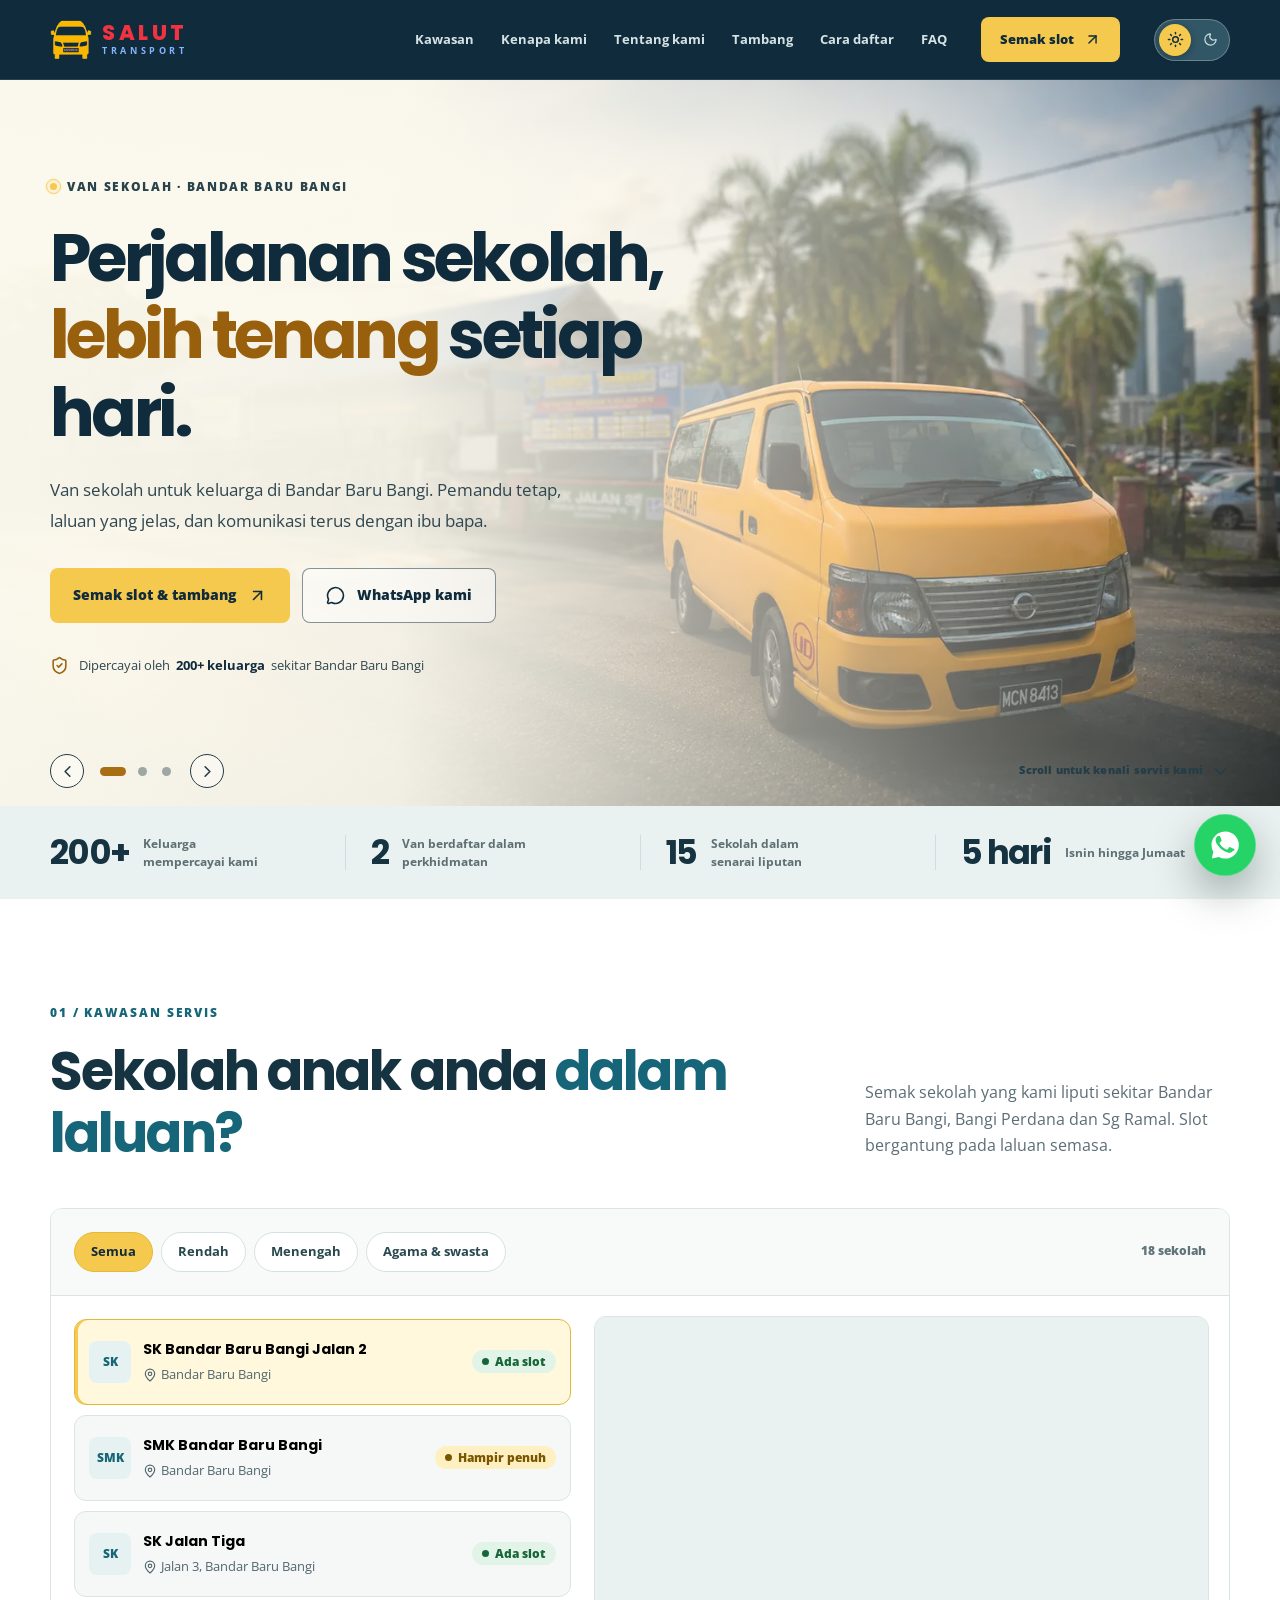
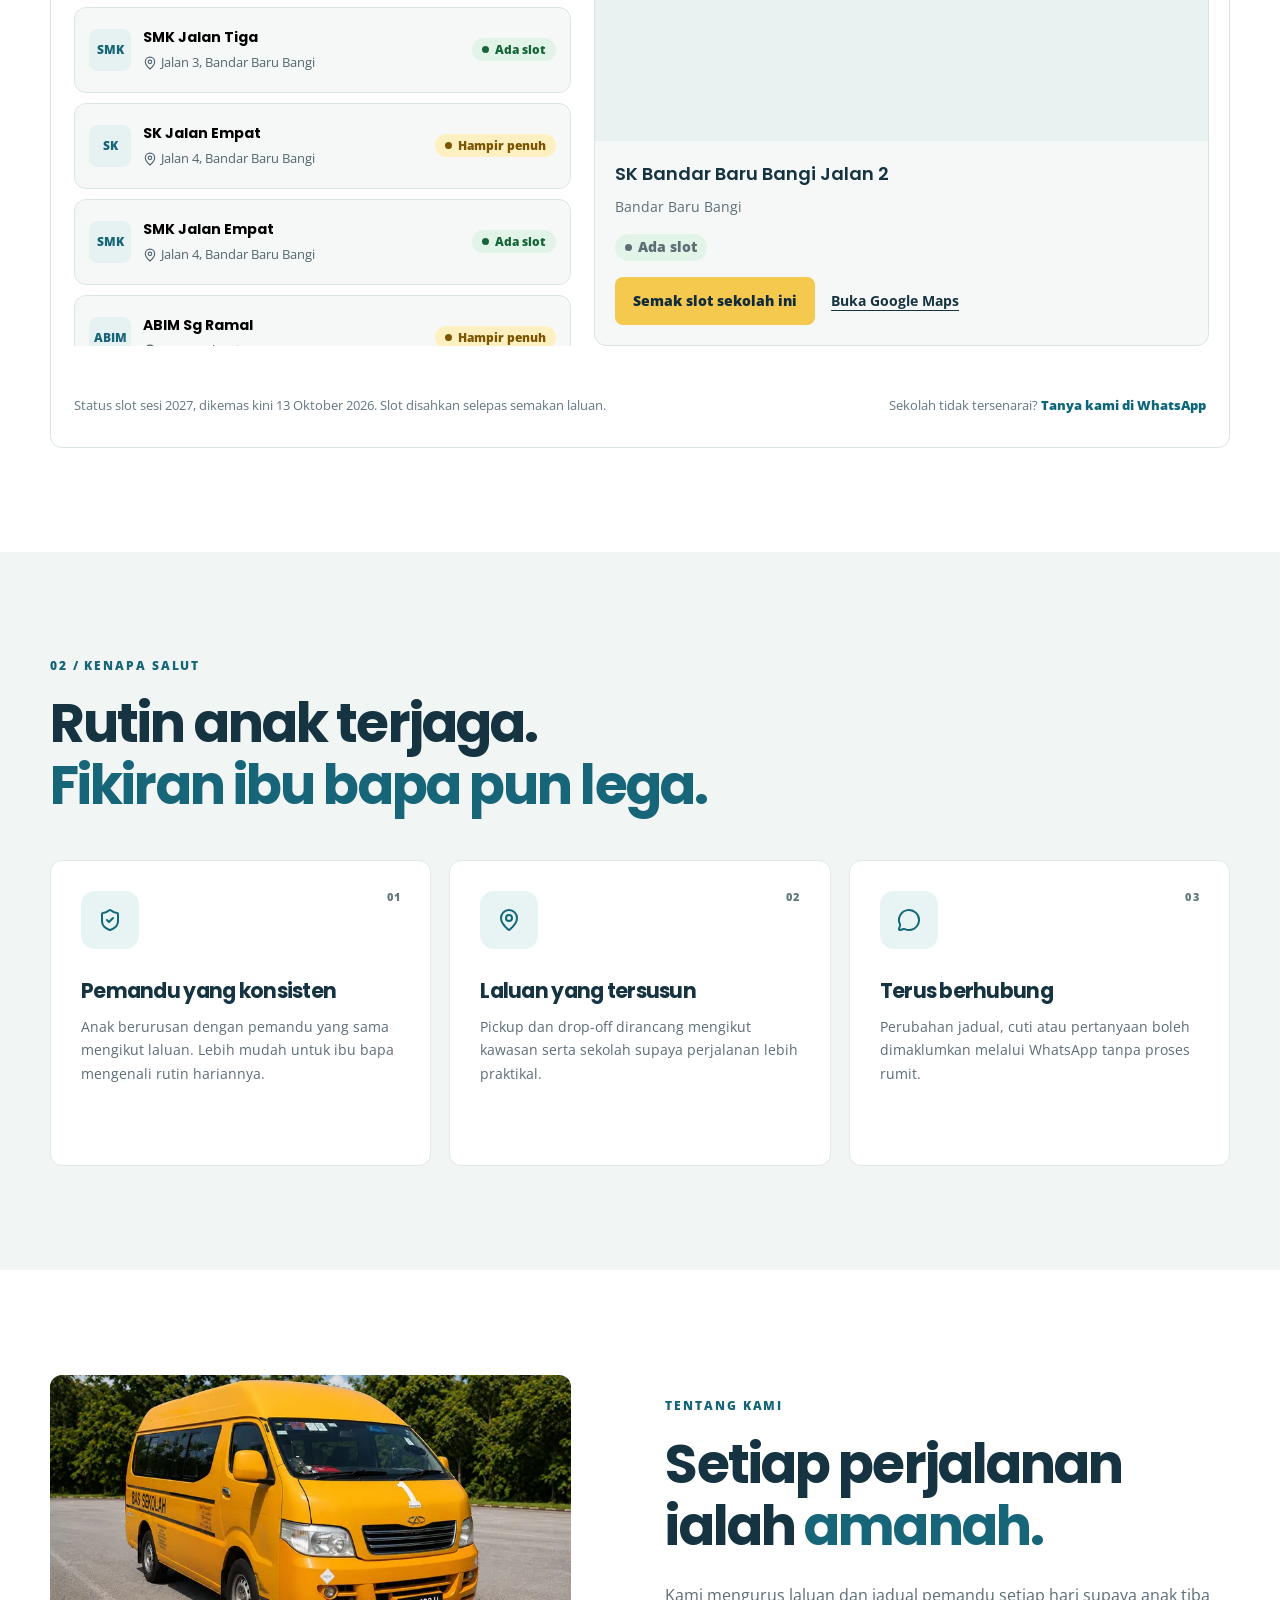
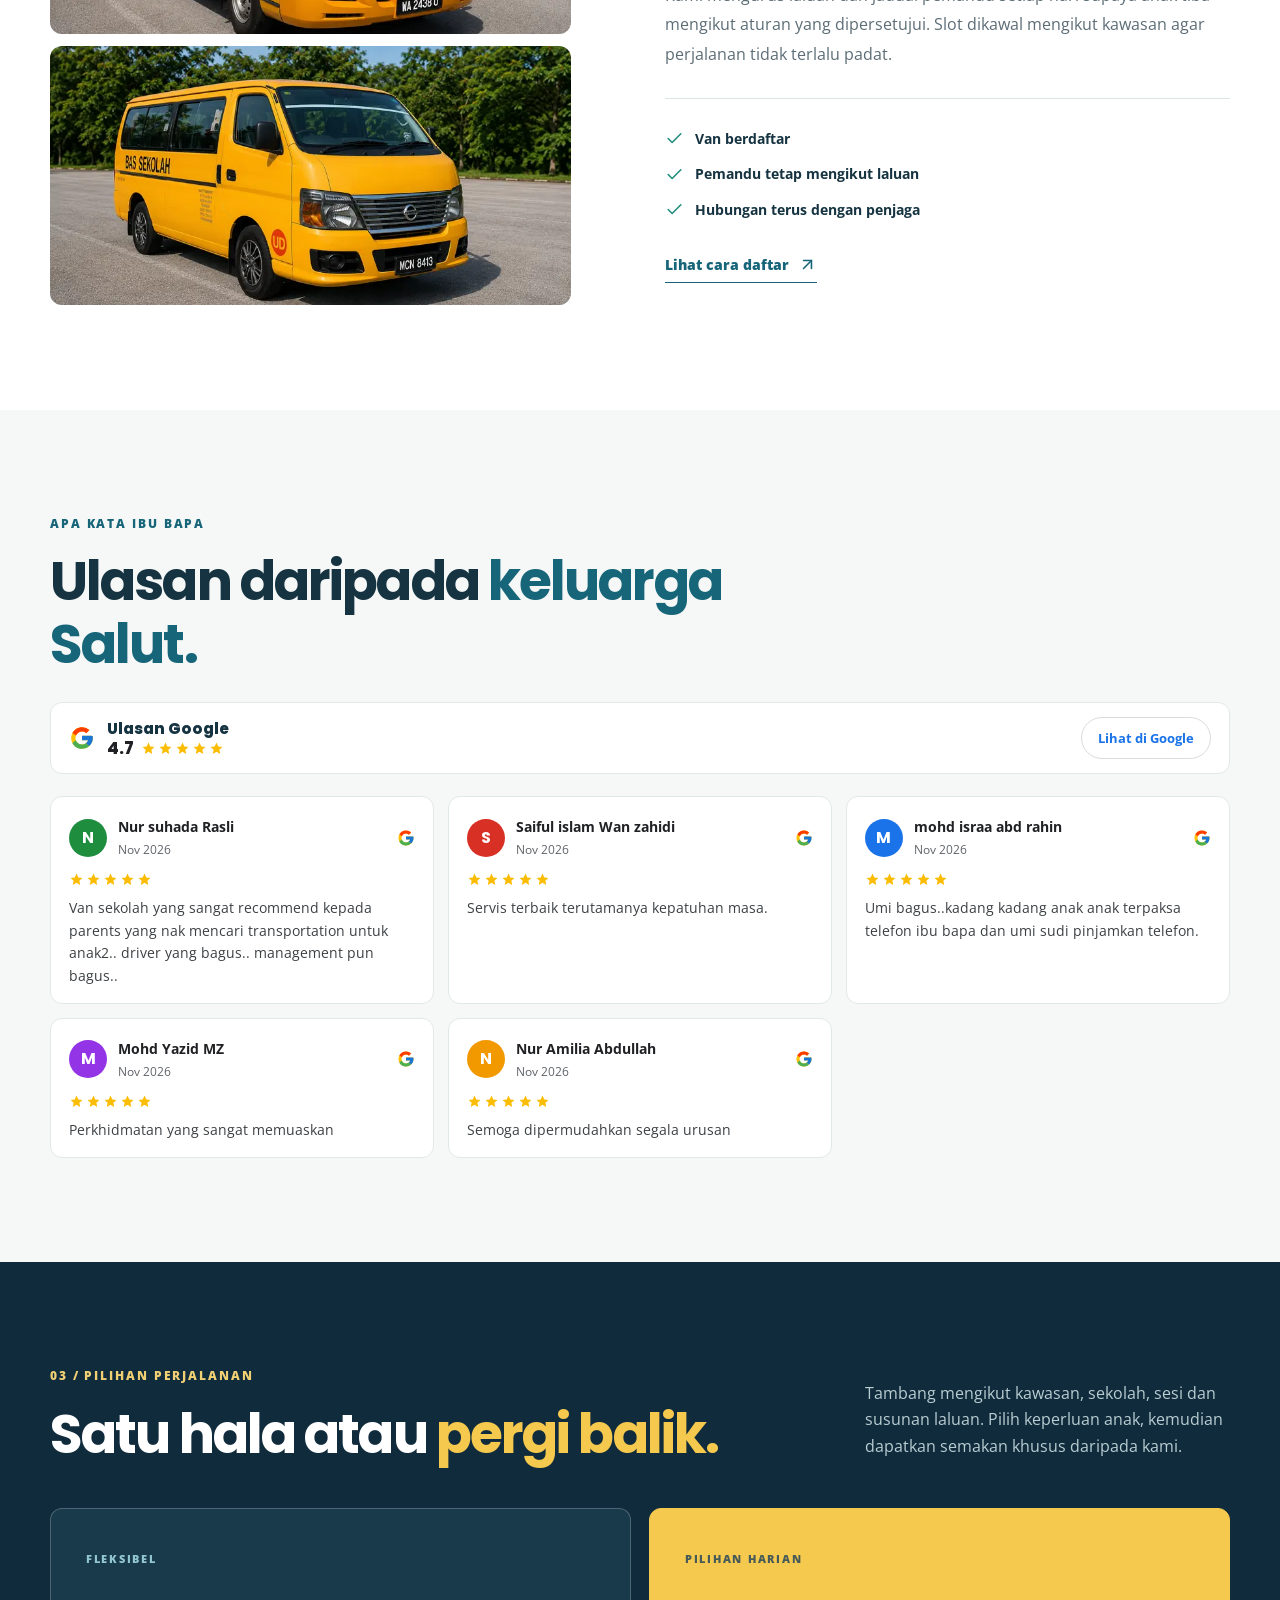
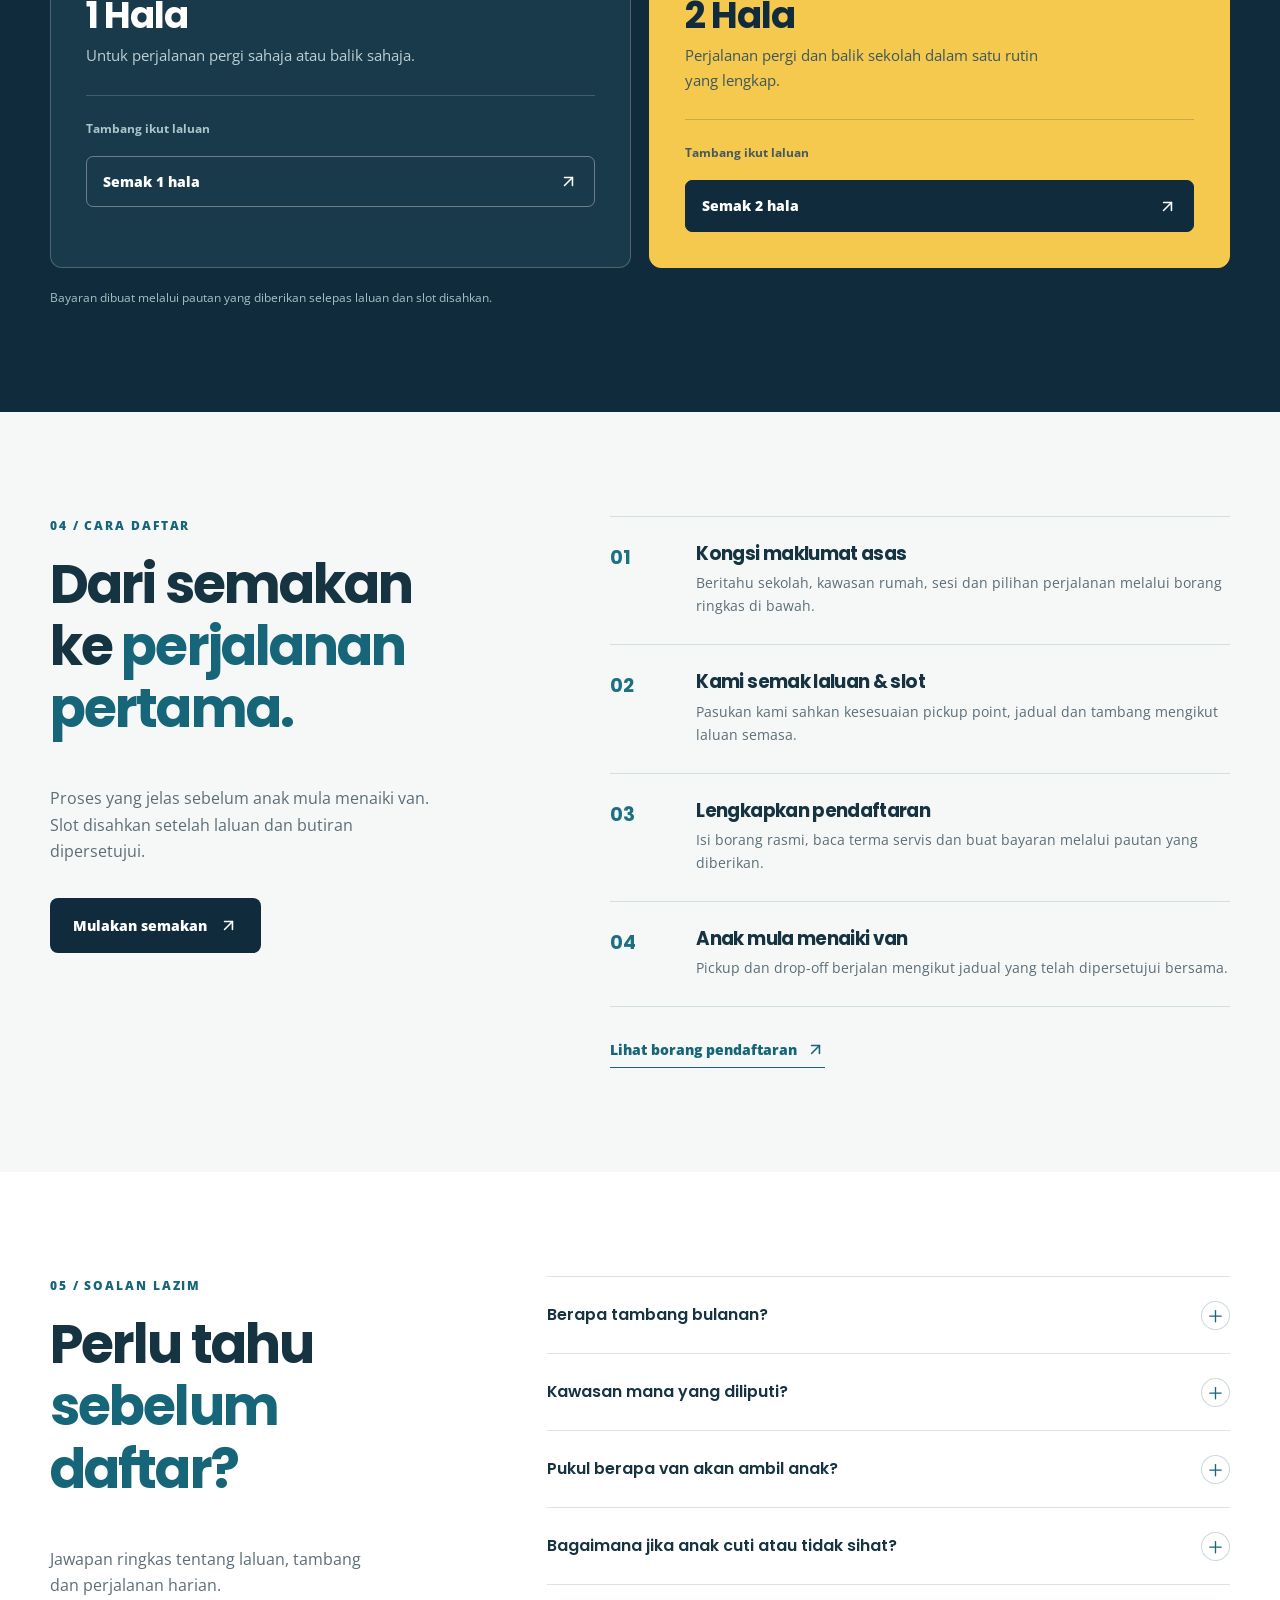
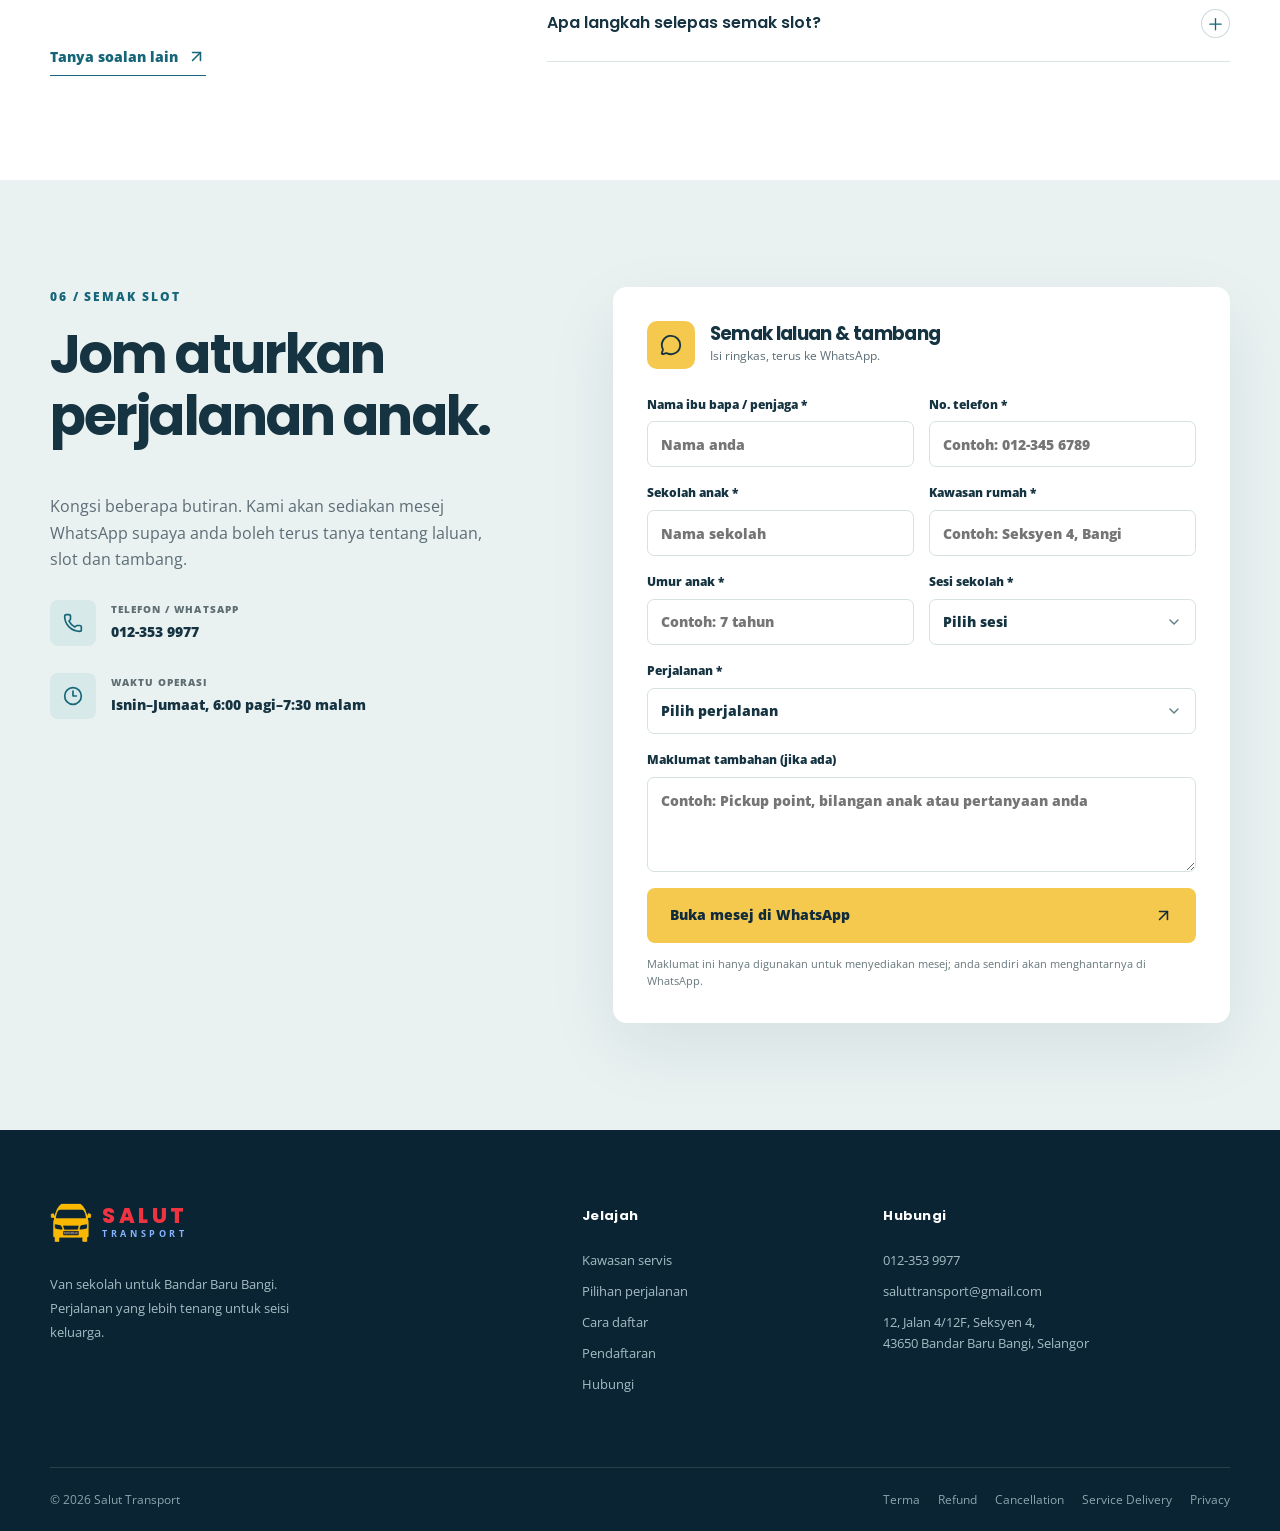
<file: index.html>
<!doctype html>
<html lang="ms">
<head>
  <meta charset="utf-8">
  <meta name="viewport" content="width=device-width, initial-scale=1">
  <title>Salut Transport — Van Sekolah Bandar Baru Bangi</title>
  <meta name="description" content="Perkhidmatan van sekolah selamat, selesa dan dipercayai untuk Bandar Baru Bangi. Semak kawasan, tambang dan slot terus melalui WhatsApp.">
  <meta name="theme-color" content="#07090c">
  <link rel="manifest" href="site.webmanifest">
  <link rel="icon" type="image/png" sizes="32x32" href="assets/favicon-32.png">
  <link rel="icon" type="image/png" sizes="48x48" href="assets/favicon-48.png">
  <link rel="icon" type="image/png" sizes="192x192" href="assets/favicon-192.png">
  <link rel="apple-touch-icon" href="assets/apple-touch-icon.png">

  <!-- Social sharing preview (WhatsApp / Facebook / Messenger / Telegram) -->
  <meta property="og:type" content="website">
  <meta property="og:url" content="https://salut.my/">
  <meta property="og:site_name" content="Salut Transport">
  <meta property="og:locale" content="ms_MY">
  <meta property="og:title" content="Salut Transport — Van Sekolah Bandar Baru Bangi">
  <meta property="og:description" content="Perkhidmatan van sekolah selamat, selesa dan dipercayai untuk Bandar Baru Bangi. Semak kawasan, tambang dan slot terus melalui WhatsApp.">
  <meta property="og:image" content="https://salut.my/assets/og-image-2027.jpg">
  <meta property="og:image:width" content="1200">
  <meta property="og:image:height" content="630">
  <meta name="twitter:card" content="summary_large_image">
  <meta name="twitter:title" content="Salut Transport — Van Sekolah Bandar Baru Bangi">
  <meta name="twitter:description" content="Perkhidmatan van sekolah selamat, selesa dan dipercayai untuk Bandar Baru Bangi.">
  <meta name="twitter:image" content="https://salut.my/assets/og-image-2027.jpg">
  <link rel="canonical" href="https://salut.my/">

  <script type="application/ld+json">
  {
    "@context": "https://schema.org",
    "@type": "LocalBusiness",
    "name": "Salut Transport",
    "image": "https://salut.my/assets/og-image-2027.jpg",
    "url": "https://salut.my/",
    "logo": "https://salut.my/assets/logo.png",
    "telephone": "+60123539977",
    "email": "saluttransport@gmail.com",
    "address": {
      "@type": "PostalAddress",
      "streetAddress": "12, Jalan 4/12F, Seksyen 4",
      "addressLocality": "Bandar Baru Bangi",
      "postalCode": "43650",
      "addressRegion": "Selangor",
      "addressCountry": "MY"
    },
    "areaServed": "Bandar Baru Bangi, Sg Ramal, Kajang",
    "openingHours": "Mo-Fr 06:00-19:30"
  }
  </script>

  <link rel="preconnect" href="https://fonts.googleapis.com">
  <link rel="preconnect" href="https://fonts.gstatic.com" crossorigin>
  <link href="https://fonts.googleapis.com/css2?family=Open+Sans:wght@400;500;600;700;800&family=Poppins:wght@400;500;600;700;800&display=swap" rel="stylesheet">
    <script>
    (function(){
      try {
        var stored = localStorage.getItem('theme') || localStorage.getItem('salut-theme');
        var mode = stored === 'light' || stored === 'dark'
          ? stored
          : (window.matchMedia && window.matchMedia('(prefers-color-scheme: light)').matches ? 'light' : 'dark');
        document.documentElement.setAttribute('data-theme', mode);
      } catch (error) {
        document.documentElement.setAttribute('data-theme', 'dark');
      }
    })();
  </script>
  <link rel="stylesheet" href="style.css">
  <link rel="stylesheet" href="concept.css">
  <link rel="stylesheet" href="go-live.css">
  <link rel="stylesheet" href="chrome.css">
  <link rel="stylesheet" href="home.css">
</head>
<body>
<a class="st-skip" href="#main">Langkau ke kandungan</a>
<div class="st-site-chrome">
<header class="st-header">
  <div class="st-container st-header-inner">
    <a class="st-brand" href="index.html" aria-label="Salut Transport, halaman utama"><span class="st-brand-icon"><img src="assets/logo-128.png" alt="" width="42" height="42"></span><span class="st-brand-wordmark" aria-hidden="true"><b><span>S</span><span>A</span><span>L</span><span>U</span><span>T</span></b><small><span>T</span><span>R</span><span>A</span><span>N</span><span>S</span><span>P</span><span>O</span><span>R</span><span>T</span></small></span></a>
    <nav class="st-desktop-nav" aria-label="Navigasi utama"><a href="#kawasan">Kawasan</a><a href="#kenapa">Kenapa kami</a><a href="#tentang">Tentang kami</a><a href="#pakej">Tambang</a><a href="#daftar">Cara daftar</a><a href="#faq">FAQ</a></nav>
    <a class="st-header-cta" href="#semakslot">Semak slot <svg class="st-icon" width="17" height="17" viewBox="0 0 24 24" aria-hidden="true"><path d="M7 7h10v10"/><path d="M7 17 17 7"/></svg></a>
    <button class="st-theme-toggle" type="button" role="switch" aria-label="Mod gelap" aria-checked="false" title="Tukar ke mod gelap"><span class="st-theme-track" aria-hidden="true"><svg class="st-icon st-track-sun" width="15" height="15" viewBox="0 0 24 24" aria-hidden="true"><circle cx="12" cy="12" r="4"/><path d="M12 2v2"/><path d="M12 20v2"/><path d="m4.93 4.93 1.41 1.41"/><path d="m17.66 17.66 1.41 1.41"/><path d="M2 12h2"/><path d="M20 12h2"/><path d="m6.34 17.66-1.41 1.41"/><path d="m19.07 4.93-1.41 1.41"/></svg><svg class="st-icon st-track-moon" width="15" height="15" viewBox="0 0 24 24" aria-hidden="true"><path d="M20.985 12.486a9 9 0 1 1-9.473-9.472c.405-.022.617.46.402.803a6 6 0 0 0 8.268 8.268c.344-.215.825-.004.803.401"/></svg><span class="st-theme-thumb"><svg class="st-icon st-thumb-sun" width="17" height="17" viewBox="0 0 24 24" aria-hidden="true"><circle cx="12" cy="12" r="4"/><path d="M12 2v2"/><path d="M12 20v2"/><path d="m4.93 4.93 1.41 1.41"/><path d="m17.66 17.66 1.41 1.41"/><path d="M2 12h2"/><path d="M20 12h2"/><path d="m6.34 17.66-1.41 1.41"/><path d="m19.07 4.93-1.41 1.41"/></svg><svg class="st-icon st-thumb-moon" width="17" height="17" viewBox="0 0 24 24" aria-hidden="true"><path d="M20.985 12.486a9 9 0 1 1-9.473-9.472c.405-.022.617.46.402.803a6 6 0 0 0 8.268 8.268c.344-.215.825-.004.803.401"/></svg></span></span></button>
    <button class="st-menu-button" type="button" aria-label="Buka menu" aria-expanded="false" aria-controls="st-mobile-menu"><i></i><i></i><i></i></button>
  </div>
</header>
</div>
<div class="st-backdrop" aria-hidden="true"></div>
<nav class="st-mobile-nav" id="st-mobile-menu" aria-label="Navigasi mudah alih" aria-hidden="true" inert>
  <div class="st-drawer-brand"><a class="st-brand" href="index.html" aria-label="Salut Transport, halaman utama"><span class="st-brand-icon"><img src="assets/logo-128.png" alt="" width="37" height="37"></span><span class="st-brand-wordmark" aria-hidden="true"><b><span>S</span><span>A</span><span>L</span><span>U</span><span>T</span></b><small><span>T</span><span>R</span><span>A</span><span>N</span><span>S</span><span>P</span><span>O</span><span>R</span><span>T</span></small></span></a></div>
  <a href="#kawasan" style="transition-delay:50ms">Kawasan</a>
  <a href="#kenapa" style="transition-delay:80ms">Kenapa kami</a>
  <a href="#tentang" style="transition-delay:110ms">Tentang kami</a>
  <a href="#pakej" style="transition-delay:140ms">Tambang</a>
  <a href="#daftar" style="transition-delay:170ms">Cara daftar</a>
  <a href="#faq" style="transition-delay:200ms">FAQ</a>
  <a href="pendaftaran.html" style="transition-delay:230ms">Pendaftaran</a>
  <a href="contact.html" style="transition-delay:260ms">Hubungi</a>
  <a class="st-drawer-cta" href="#semakslot">Semak slot &amp; tambang</a>
  <p>Perjalanan sekolah yang lebih tenang.</p>
</nav>

<main id="main" class="st-home">
<section id="utama" class="st-hero">
  <div class="st-hero-images" aria-hidden="true">
    <img class="st-hero-backdrop active" src="assets/hero-opt.webp" alt="" width="1600" height="860" fetchpriority="high">
    <img class="st-hero-backdrop" data-src="assets/mcn-8413-opt.webp" alt="" width="1536" height="1024" decoding="async">
    <img class="st-hero-backdrop" data-src="assets/wa-2438-u-opt.webp" alt="" width="1536" height="1024" decoding="async">
  </div>
  <div class="st-container st-hero-grid">
    <div class="st-hero-copy">
      <div class="st-eyebrow"><i></i> VAN SEKOLAH · BANDAR BARU BANGI</div>
      <h1>Perjalanan sekolah, <em>lebih tenang</em> setiap hari.</h1>
      <p>Van sekolah untuk keluarga di Bandar Baru Bangi. Pemandu tetap, laluan yang jelas, dan komunikasi terus dengan ibu bapa.</p>
      <div class="st-hero-actions">
        <a class="st-button yellow" href="#semakslot">Semak slot &amp; tambang <svg class="st-icon" width="19" height="19" viewBox="0 0 24 24" aria-hidden="true"><path d="M7 7h10v10"/><path d="M7 17 17 7"/></svg></a>
        <a class="st-button outline" href="https://wa.me/60123539977?text=Assalamualaikum%20Salut%20Transport.%20Saya%20ingin%20bertanya%20tentang%20van%20sekolah." target="_blank" rel="noopener noreferrer"><svg class="st-icon" width="19" height="19" viewBox="0 0 24 24" aria-hidden="true"><path d="M2.992 16.342a2 2 0 0 1 .094 1.167l-1.065 3.29a1 1 0 0 0 1.236 1.168l3.413-.998a2 2 0 0 1 1.099.092 10 10 0 1 0-4.777-4.719"/></svg> WhatsApp kami</a>
      </div>
      <div class="st-reassurance"><svg class="st-icon" width="19" height="19" viewBox="0 0 24 24" aria-hidden="true"><path d="M20 13c0 5-3.5 7.5-7.66 8.95a1 1 0 0 1-.67-.01C7.5 20.5 4 18 4 13V6a1 1 0 0 1 1-1c2 0 4.5-1.2 6.24-2.72a1.17 1.17 0 0 1 1.52 0C14.51 3.81 17 5 19 5a1 1 0 0 1 1 1z"/><path d="m9 12 2 2 4-4"/></svg> Dipercayai oleh <strong>200+ keluarga</strong> sekitar Bandar Baru Bangi</div>
    </div>
  </div>
  <div class="st-container st-hero-bottom">
    <div class="st-hero-gallery" aria-label="Galeri foto van Salut Transport">
      <button class="st-hero-gallery-arrow" type="button" data-hero-prev aria-label="Foto sebelumnya"><svg class="st-icon" width="19" height="19" viewBox="0 0 24 24" aria-hidden="true"><path d="m15 18-6-6 6-6"/></svg></button>
      <div class="st-hero-gallery-dots">
        <button type="button" class="active" aria-current="true" aria-label="Lihat foto 1: Van Salut di hadapan sekolah"></button>
        <button type="button" aria-label="Lihat foto 2: Van Salut di kawasan Bangi"></button>
        <button type="button" aria-label="Lihat foto 3: Van Salut kedua di kawasan Bangi"></button>
      </div>
      <button class="st-hero-gallery-arrow" type="button" data-hero-next aria-label="Foto seterusnya"><svg class="st-icon" width="19" height="19" viewBox="0 0 24 24" aria-hidden="true"><path d="m9 18 6-6-6-6"/></svg></button>
    </div>
    <span class="st-hero-scroll">Scroll untuk kenali servis kami <svg class="st-icon" width="19" height="19" viewBox="0 0 24 24" aria-hidden="true"><path d="m6 9 6 6 6-6"/></svg></span>
  </div>
</section>

<section class="st-proof" aria-label="Ringkasan Salut Transport">
  <div class="st-container st-proof-grid">
    <div><b>200+</b><span>Keluarga mempercayai kami</span></div>
    <div><b>2</b><span>Van berdaftar dalam perkhidmatan</span></div>
    <div><b>15</b><span>Sekolah dalam senarai liputan</span></div>
    <div><b>5 hari</b><span>Isnin hingga Jumaat</span></div>
  </div>
</section>

<section id="kawasan" class="st-section st-coverage">
  <div class="st-container">
    <div class="st-section-head st-split">
      <div><span class="st-kicker">01 / KAWASAN SERVIS</span><h2>Sekolah anak anda <em>dalam laluan?</em></h2></div>
      <p>Semak sekolah yang kami liputi sekitar Bandar Baru Bangi, Bangi Perdana dan Sg Ramal. Slot bergantung pada laluan semasa.</p>
    </div>
    <div class="st-coverage-panel">
      <div class="st-search-row">
        <div class="st-filter" role="group" aria-label="Tapis jenis sekolah"><button class="st-chip selected" type="button" aria-pressed="true" data-filter="semua">Semua</button><button class="st-chip" type="button" aria-pressed="false" data-filter="rendah">Rendah</button><button class="st-chip" type="button" aria-pressed="false" data-filter="menengah">Menengah</button><button class="st-chip" type="button" aria-pressed="false" data-filter="agama">Agama &amp; swasta</button></div>
        <span id="stSchoolCount" aria-live="polite">18 sekolah</span>
      </div>
      <div class="st-coverage-locator">
        <div class="st-schools" id="stSchools">
          <button class="st-school selected" type="button" aria-pressed="true" data-name="SK Bandar Baru Bangi Jalan 2" data-area="Bandar Baru Bangi" data-query="Sekolah Kebangsaan Bandar Baru Bangi Jalan 2" data-type="rendah" data-slot="ada"><span class="st-school-badge">SK</span><span class="st-school-name"><b>SK Bandar Baru Bangi Jalan 2</b><small><svg class="st-icon" width="14" height="14" viewBox="0 0 24 24" aria-hidden="true"><path d="M20 10c0 4.993-5.539 10.193-7.399 11.799a1 1 0 0 1-1.202 0C9.539 20.193 4 14.993 4 10a8 8 0 0 1 16 0"/><circle cx="12" cy="10" r="3"/></svg> Bandar Baru Bangi</small></span><span class="st-slot st-slot-ada">Ada slot</span></button>
          <button class="st-school" type="button" aria-pressed="false" data-name="SMK Bandar Baru Bangi" data-area="Bandar Baru Bangi" data-query="Sekolah Menengah Kebangsaan Bandar Baru Bangi" data-type="menengah" data-slot="terhad"><span class="st-school-badge">SMK</span><span class="st-school-name"><b>SMK Bandar Baru Bangi</b><small><svg class="st-icon" width="14" height="14" viewBox="0 0 24 24" aria-hidden="true"><path d="M20 10c0 4.993-5.539 10.193-7.399 11.799a1 1 0 0 1-1.202 0C9.539 20.193 4 14.993 4 10a8 8 0 0 1 16 0"/><circle cx="12" cy="10" r="3"/></svg> Bandar Baru Bangi</small></span><span class="st-slot st-slot-terhad">Hampir penuh</span></button>
          <button class="st-school" type="button" aria-pressed="false" data-name="SK Jalan Tiga" data-area="Jalan 3, Bandar Baru Bangi" data-query="SK Jalan Tiga Bandar Baru Bangi" data-map-url="https://maps.app.goo.gl/XGVw4Wz4iBoFzNBd7" data-type="rendah" data-slot="ada"><span class="st-school-badge">SK</span><span class="st-school-name"><b>SK Jalan Tiga</b><small><svg class="st-icon" width="14" height="14" viewBox="0 0 24 24" aria-hidden="true"><path d="M20 10c0 4.993-5.539 10.193-7.399 11.799a1 1 0 0 1-1.202 0C9.539 20.193 4 14.993 4 10a8 8 0 0 1 16 0"/><circle cx="12" cy="10" r="3"/></svg> Jalan 3, Bandar Baru Bangi</small></span><span class="st-slot st-slot-ada">Ada slot</span></button>
          <button class="st-school" type="button" aria-pressed="false" data-name="SMK Jalan Tiga" data-area="Jalan 3, Bandar Baru Bangi" data-query="SMK Jalan Tiga Bandar Baru Bangi" data-type="menengah" data-slot="ada"><span class="st-school-badge">SMK</span><span class="st-school-name"><b>SMK Jalan Tiga</b><small><svg class="st-icon" width="14" height="14" viewBox="0 0 24 24" aria-hidden="true"><path d="M20 10c0 4.993-5.539 10.193-7.399 11.799a1 1 0 0 1-1.202 0C9.539 20.193 4 14.993 4 10a8 8 0 0 1 16 0"/><circle cx="12" cy="10" r="3"/></svg> Jalan 3, Bandar Baru Bangi</small></span><span class="st-slot st-slot-ada">Ada slot</span></button>
          <button class="st-school" type="button" aria-pressed="false" data-name="SK Jalan Empat" data-area="Jalan 4, Bandar Baru Bangi" data-query="Sekolah Kebangsaan Jalan Empat Bandar Baru Bangi" data-type="rendah" data-slot="terhad"><span class="st-school-badge">SK</span><span class="st-school-name"><b>SK Jalan Empat</b><small><svg class="st-icon" width="14" height="14" viewBox="0 0 24 24" aria-hidden="true"><path d="M20 10c0 4.993-5.539 10.193-7.399 11.799a1 1 0 0 1-1.202 0C9.539 20.193 4 14.993 4 10a8 8 0 0 1 16 0"/><circle cx="12" cy="10" r="3"/></svg> Jalan 4, Bandar Baru Bangi</small></span><span class="st-slot st-slot-terhad">Hampir penuh</span></button>
          <button class="st-school" type="button" aria-pressed="false" data-name="SMK Jalan Empat" data-area="Jalan 4, Bandar Baru Bangi" data-query="SMK Jalan Empat Bandar Baru Bangi" data-type="menengah" data-slot="ada"><span class="st-school-badge">SMK</span><span class="st-school-name"><b>SMK Jalan Empat</b><small><svg class="st-icon" width="14" height="14" viewBox="0 0 24 24" aria-hidden="true"><path d="M20 10c0 4.993-5.539 10.193-7.399 11.799a1 1 0 0 1-1.202 0C9.539 20.193 4 14.993 4 10a8 8 0 0 1 16 0"/><circle cx="12" cy="10" r="3"/></svg> Jalan 4, Bandar Baru Bangi</small></span><span class="st-slot st-slot-ada">Ada slot</span></button>
          <button class="st-school" type="button" aria-pressed="false" data-name="ABIM Sg Ramal" data-area="Sg Ramal, Kajang" data-query="ABIM Sg Ramal" data-type="agama" data-slot="terhad"><span class="st-school-badge">ABIM</span><span class="st-school-name"><b>ABIM Sg Ramal</b><small><svg class="st-icon" width="14" height="14" viewBox="0 0 24 24" aria-hidden="true"><path d="M20 10c0 4.993-5.539 10.193-7.399 11.799a1 1 0 0 1-1.202 0C9.539 20.193 4 14.993 4 10a8 8 0 0 1 16 0"/><circle cx="12" cy="10" r="3"/></svg> Sg Ramal, Kajang</small></span><span class="st-slot st-slot-terhad">Hampir penuh</span></button>
          <button class="st-school" type="button" aria-pressed="false" data-name="KAFA Integrasi Jubli Perak" data-area="Seksyen 4, Bandar Baru Bangi" data-query="KAFA Integrasi Jubli Perak Seksyen 4 Bandar Baru Bangi" data-type="agama" data-slot="ada"><span class="st-school-badge">KAFA</span><span class="st-school-name"><b>KAFA Integrasi Jubli Perak</b><small><svg class="st-icon" width="14" height="14" viewBox="0 0 24 24" aria-hidden="true"><path d="M20 10c0 4.993-5.539 10.193-7.399 11.799a1 1 0 0 1-1.202 0C9.539 20.193 4 14.993 4 10a8 8 0 0 1 16 0"/><circle cx="12" cy="10" r="3"/></svg> Seksyen 4, Bandar Baru Bangi</small></span><span class="st-slot st-slot-ada">Ada slot</span></button>
          <button class="st-school" type="button" aria-pressed="false" data-name="Sri Ummah Al Ikhlas" data-area="Bandar Baru Bangi" data-query="Sri Ummah Al Ikhlas Bandar Baru Bangi" data-type="agama" data-slot="ada"><span class="st-school-badge">SU</span><span class="st-school-name"><b>Sri Ummah Al Ikhlas</b><small><svg class="st-icon" width="14" height="14" viewBox="0 0 24 24" aria-hidden="true"><path d="M20 10c0 4.993-5.539 10.193-7.399 11.799a1 1 0 0 1-1.202 0C9.539 20.193 4 14.993 4 10a8 8 0 0 1 16 0"/><circle cx="12" cy="10" r="3"/></svg> Bandar Baru Bangi</small></span><span class="st-slot st-slot-ada">Ada slot</span></button>
          <button class="st-school" type="button" aria-pressed="false" data-name="Sri Ummah Bangi Perdana" data-area="Bangi Perdana" data-query="Sekolah Rendah Islam Ummah Bangi Perdana" data-type="agama" data-slot="ada"><span class="st-school-badge">SU</span><span class="st-school-name"><b>Sri Ummah Bangi Perdana</b><small><svg class="st-icon" width="14" height="14" viewBox="0 0 24 24" aria-hidden="true"><path d="M20 10c0 4.993-5.539 10.193-7.399 11.799a1 1 0 0 1-1.202 0C9.539 20.193 4 14.993 4 10a8 8 0 0 1 16 0"/><circle cx="12" cy="10" r="3"/></svg> Bangi Perdana</small></span><span class="st-slot st-slot-ada">Ada slot</span></button>
          <button class="st-school" type="button" aria-pressed="false" data-name="Sri Ummah Al Kauthar" data-area="Seksyen 4 Tambahan, Bandar Baru Bangi" data-query="Sekolah Rendah Islam Ummah Al Kauthar, 3 Jalan 4/1a, Seksyen 4 Tambahan, Bandar Baru Bangi" data-type="agama" data-slot="ada"><span class="st-school-badge">SU</span><span class="st-school-name"><b>Sri Ummah Al Kauthar</b><small><svg class="st-icon" width="14" height="14" viewBox="0 0 24 24" aria-hidden="true"><path d="M20 10c0 4.993-5.539 10.193-7.399 11.799a1 1 0 0 1-1.202 0C9.539 20.193 4 14.993 4 10a8 8 0 0 1 16 0"/><circle cx="12" cy="10" r="3"/></svg> Seksyen 4 Tambahan, Bandar Baru Bangi</small></span><span class="st-slot st-slot-ada">Ada slot</span></button>
          <button class="st-school" type="button" aria-pressed="false" data-name="Sri Ummah Aflah" data-area="Seksyen 3, Bandar Baru Bangi" data-query="Sekolah Rendah Islam Ummah Aflah, 4 Jalan 3/6e, Seksyen 3, Bandar Baru Bangi" data-map-url="https://maps.app.goo.gl/cn4i8p5iHpwC1y8a6" data-type="agama" data-slot="ada"><span class="st-school-badge">SU</span><span class="st-school-name"><b>Sri Ummah Aflah</b><small><svg class="st-icon" width="14" height="14" viewBox="0 0 24 24" aria-hidden="true"><path d="M20 10c0 4.993-5.539 10.193-7.399 11.799a1 1 0 0 1-1.202 0C9.539 20.193 4 14.993 4 10a8 8 0 0 1 16 0"/><circle cx="12" cy="10" r="3"/></svg> Seksyen 3, Bandar Baru Bangi</small></span><span class="st-slot st-slot-ada">Ada slot</span></button>
          <button class="st-school" type="button" aria-pressed="false" data-name="Sri Ummah Al Madani" data-area="Seksyen 3, Bandar Baru Bangi" data-query="Sekolah Rendah Islam Ummah Al-Madani, 3 Jalan 3/2h, Seksyen 3, Bandar Baru Bangi" data-map-url="https://maps.app.goo.gl/GqFCsjeVqUSJbmNg6" data-type="agama" data-slot="ada"><span class="st-school-badge">SU</span><span class="st-school-name"><b>Sri Ummah Al Madani</b><small><svg class="st-icon" width="14" height="14" viewBox="0 0 24 24" aria-hidden="true"><path d="M20 10c0 4.993-5.539 10.193-7.399 11.799a1 1 0 0 1-1.202 0C9.539 20.193 4 14.993 4 10a8 8 0 0 1 16 0"/><circle cx="12" cy="10" r="3"/></svg> Seksyen 3, Bandar Baru Bangi</small></span><span class="st-slot st-slot-ada">Ada slot</span></button>
          <button class="st-school" type="button" aria-pressed="false" data-name="SRI Tahfiz Ummah Bangi 3 (Surau Abd Rahman Auf)" data-area="Seksyen 3, Bandar Baru Bangi" data-query="Surau Abdul Rahman Auf, Jalan 3/1, Seksyen 3, Bandar Baru Bangi" data-map-url="https://www.google.com/maps/search/?api=1&amp;query=Surau+Abdul+Rahman+Auf+Bandar+Baru+Bangi" data-type="agama" data-slot="ada"><span class="st-school-badge">SRI</span><span class="st-school-name"><b>SRI Tahfiz Ummah Bangi 3 (Surau Abd Rahman Auf)</b><small><svg class="st-icon" width="14" height="14" viewBox="0 0 24 24" aria-hidden="true"><path d="M20 10c0 4.993-5.539 10.193-7.399 11.799a1 1 0 0 1-1.202 0C9.539 20.193 4 14.993 4 10a8 8 0 0 1 16 0"/><circle cx="12" cy="10" r="3"/></svg> Seksyen 3, Bandar Baru Bangi</small></span><span class="st-slot st-slot-ada">Ada slot</span></button>
          <button class="st-school" type="button" aria-pressed="false" data-name="PASTI As-Shafie" data-area="Seksyen 3, Bandar Baru Bangi" data-query="PASTI As-Shafie Jalan 3/48 Seksyen 3 Bandar Baru Bangi" data-type="agama" data-slot="ada"><span class="st-school-badge">PASTI</span><span class="st-school-name"><b>PASTI As-Shafie</b><small><svg class="st-icon" width="14" height="14" viewBox="0 0 24 24" aria-hidden="true"><path d="M20 10c0 4.993-5.539 10.193-7.399 11.799a1 1 0 0 1-1.202 0C9.539 20.193 4 14.993 4 10a8 8 0 0 1 16 0"/><circle cx="12" cy="10" r="3"/></svg> Seksyen 3, Bandar Baru Bangi</small></span><span class="st-slot st-slot-ada">Ada slot</span></button>
          <button class="st-school" type="button" aria-pressed="false" data-name="SRI Wardah Addin (HQ)" data-area="Seksyen 3, Bandar Baru Bangi" data-query="SRI Wardah Addin HQ 52a Jalan 3/70 Seksyen 3 Bandar Baru Bangi" data-map-url="https://maps.app.goo.gl/T4hJ7B1JhF4knm7H9" data-type="agama" data-slot="ada"><span class="st-school-badge">SRI</span><span class="st-school-name"><b>SRI Wardah Addin (HQ)</b><small><svg class="st-icon" width="14" height="14" viewBox="0 0 24 24" aria-hidden="true"><path d="M20 10c0 4.993-5.539 10.193-7.399 11.799a1 1 0 0 1-1.202 0C9.539 20.193 4 14.993 4 10a8 8 0 0 1 16 0"/><circle cx="12" cy="10" r="3"/></svg> Seksyen 3, Bandar Baru Bangi</small></span><span class="st-slot st-slot-ada">Ada slot</span></button>
          <button class="st-school" type="button" aria-pressed="false" data-name="SRI Wardah Addin (Cawangan)" data-area="Seksyen 3, Bandar Baru Bangi" data-query="SRI Wardah Addin Cawangan Jalan 3/38A Seksyen 3 Bandar Baru Bangi" data-map-url="https://maps.app.goo.gl/U6pZ2bNGS3zKmTgM8" data-type="agama" data-slot="ada"><span class="st-school-badge">SRI</span><span class="st-school-name"><b>SRI Wardah Addin (Cawangan)</b><small><svg class="st-icon" width="14" height="14" viewBox="0 0 24 24" aria-hidden="true"><path d="M20 10c0 4.993-5.539 10.193-7.399 11.799a1 1 0 0 1-1.202 0C9.539 20.193 4 14.993 4 10a8 8 0 0 1 16 0"/><circle cx="12" cy="10" r="3"/></svg> Seksyen 3, Bandar Baru Bangi</small></span><span class="st-slot st-slot-ada">Ada slot</span></button>
          <button class="st-school" type="button" aria-pressed="false" data-name="Tadika AlWafiqah" data-area="Seksyen 4 Tambahan, Bandar Baru Bangi" data-query="Tadika AlWafiqah Jalan 4/11b Seksyen 4 Tambahan Bandar Baru Bangi" data-map-url="https://maps.app.goo.gl/FSSion3dEdp45BXC8" data-type="agama" data-slot="ada"><span class="st-school-badge">TDK</span><span class="st-school-name"><b>Tadika AlWafiqah</b><small><svg class="st-icon" width="14" height="14" viewBox="0 0 24 24" aria-hidden="true"><path d="M20 10c0 4.993-5.539 10.193-7.399 11.799a1 1 0 0 1-1.202 0C9.539 20.193 4 14.993 4 10a8 8 0 0 1 16 0"/><circle cx="12" cy="10" r="3"/></svg> Seksyen 4 Tambahan, Bandar Baru Bangi</small></span><span class="st-slot st-slot-ada">Ada slot</span></button>
          <button class="st-school" type="button" aria-pressed="false" data-name="Tadika Little Caliphs Seksyen 3" data-area="Seksyen 3, Bandar Baru Bangi" data-query="Little Caliphs Seksyen 3, 27 Jalan 3/3, Seksyen 3, Bandar Baru Bangi" data-map-url="https://maps.app.goo.gl/MwFaBqo4wv52L8U66" data-type="agama" data-slot="ada"><span class="st-school-badge">TDK</span><span class="st-school-name"><b>Tadika Little Caliphs Seksyen 3</b><small><svg class="st-icon" width="14" height="14" viewBox="0 0 24 24" aria-hidden="true"><path d="M20 10c0 4.993-5.539 10.193-7.399 11.799a1 1 0 0 1-1.202 0C9.539 20.193 4 14.993 4 10a8 8 0 0 1 16 0"/><circle cx="12" cy="10" r="3"/></svg> Seksyen 3, Bandar Baru Bangi</small></span><span class="st-slot st-slot-ada">Ada slot</span></button>
          <p class="st-no-results" id="stNoResults" hidden><b>Tiada sekolah ditemui.</b> Cuba nama atau kawasan lain, atau tanya kami di WhatsApp.</p>
        </div>
        <div class="st-coverage-map">
          <iframe id="stSchoolMap" title="Peta lokasi SK Bandar Baru Bangi Jalan 2" data-src="https://maps.google.com/maps?q=Sekolah%20Kebangsaan%20Bandar%20Baru%20Bangi%20Jalan%202&amp;output=embed" loading="lazy" referrerpolicy="no-referrer-when-downgrade"></iframe>
          <div class="st-map-details">
            <strong id="stMapName">SK Bandar Baru Bangi Jalan 2</strong>
            <span id="stMapArea">Bandar Baru Bangi</span>
            <span class="st-slot st-slot-ada" id="stMapSlot">Ada slot</span>
            <div class="st-map-actions">
              <button class="st-button yellow" type="button" id="stMapCheck">Semak slot sekolah ini</button>
              <a class="st-map-link" id="stMapLink" href="https://www.google.com/maps/search/?api=1&amp;query=Sekolah%20Kebangsaan%20Bandar%20Baru%20Bangi%20Jalan%202" target="_blank" rel="noopener noreferrer">Buka Google Maps</a>
            </div>
          </div>
        </div>
      </div>
      <div class="st-coverage-bottom">
        <p class="st-slot-note">Status slot sesi 2027, dikemas kini 13 Oktober 2026. Slot disahkan selepas semakan laluan.</p>
        <p>Sekolah tidak tersenarai? <a href="https://wa.me/60123539977?text=Assalamualaikum%20Salut%20Transport.%20Boleh%20semak%20jika%20sekolah%20anak%20saya%20dalam%20laluan%3F" target="_blank" rel="noopener noreferrer">Tanya kami di WhatsApp</a></p>
      </div>
    </div>
  </div>
</section>

<section id="kenapa" class="st-section st-benefits">
  <div class="st-container">
    <div class="st-section-head"><span class="st-kicker">02 / KENAPA SALUT</span><h2>Rutin anak terjaga.<br><em>Fikiran ibu bapa pun lega.</em></h2></div>
    <div class="st-features">
      <article class="st-feature"><small>01</small><span class="st-feature-icon"><svg class="st-icon" width="24" height="24" viewBox="0 0 24 24" aria-hidden="true"><path d="M20 13c0 5-3.5 7.5-7.66 8.95a1 1 0 0 1-.67-.01C7.5 20.5 4 18 4 13V6a1 1 0 0 1 1-1c2 0 4.5-1.2 6.24-2.72a1.17 1.17 0 0 1 1.52 0C14.51 3.81 17 5 19 5a1 1 0 0 1 1 1z"/><path d="m9 12 2 2 4-4"/></svg></span><h3>Pemandu yang konsisten</h3><p>Anak berurusan dengan pemandu yang sama mengikut laluan. Lebih mudah untuk ibu bapa mengenali rutin hariannya.</p></article>
      <article class="st-feature"><small>02</small><span class="st-feature-icon"><svg class="st-icon" width="24" height="24" viewBox="0 0 24 24" aria-hidden="true"><path d="M20 10c0 4.993-5.539 10.193-7.399 11.799a1 1 0 0 1-1.202 0C9.539 20.193 4 14.993 4 10a8 8 0 0 1 16 0"/><circle cx="12" cy="10" r="3"/></svg></span><h3>Laluan yang tersusun</h3><p>Pickup dan drop-off dirancang mengikut kawasan serta sekolah supaya perjalanan lebih praktikal.</p></article>
      <article class="st-feature"><small>03</small><span class="st-feature-icon"><svg class="st-icon" width="24" height="24" viewBox="0 0 24 24" aria-hidden="true"><path d="M2.992 16.342a2 2 0 0 1 .094 1.167l-1.065 3.29a1 1 0 0 0 1.236 1.168l3.413-.998a2 2 0 0 1 1.099.092 10 10 0 1 0-4.777-4.719"/></svg></span><h3>Terus berhubung</h3><p>Perubahan jadual, cuti atau pertanyaan boleh dimaklumkan melalui WhatsApp tanpa proses rumit.</p></article>
    </div>
  </div>
</section>

<section id="tentang" class="st-fleet">
  <div class="st-container st-fleet-grid">
    <div class="st-fleet-gallery">
      <button class="st-fleet-photo" type="button" data-src="assets/wa-2438-u-opt.webp" aria-label="Besarkan gambar Van sekolah Salut Transport WA 2438 U"><img src="assets/wa-2438-u-opt-mobile.webp" alt="Van sekolah Salut Transport WA 2438 U" width="800" height="533" loading="lazy"></button>
      <button class="st-fleet-photo" type="button" data-src="assets/mcn-8413-opt.webp" aria-label="Besarkan gambar Van sekolah Salut Transport MCN 8413"><img src="assets/mcn-8413-opt-mobile.webp" alt="Van sekolah Salut Transport MCN 8413" width="800" height="533" loading="lazy"></button>
    </div>
    <div>
      <span class="st-kicker">TENTANG KAMI</span>
      <h2>Setiap perjalanan ialah <em>amanah.</em></h2>
      <p>Kami mengurus laluan dan jadual pemandu setiap hari supaya anak tiba mengikut aturan yang dipersetujui. Slot dikawal mengikut kawasan agar perjalanan tidak terlalu padat.</p>
      <div class="st-fleet-points">
        <span><svg class="st-icon" width="19" height="19" viewBox="0 0 24 24" aria-hidden="true"><path d="M20 6 9 17l-5-5"/></svg> Van berdaftar</span>
        <span><svg class="st-icon" width="19" height="19" viewBox="0 0 24 24" aria-hidden="true"><path d="M20 6 9 17l-5-5"/></svg> Pemandu tetap mengikut laluan</span>
        <span><svg class="st-icon" width="19" height="19" viewBox="0 0 24 24" aria-hidden="true"><path d="M20 6 9 17l-5-5"/></svg> Hubungan terus dengan penjaga</span>
      </div>
      <a class="st-inline-link" href="#daftar">Lihat cara daftar <svg class="st-icon" width="19" height="19" viewBox="0 0 24 24" aria-hidden="true"><path d="M7 7h10v10"/><path d="M7 17 17 7"/></svg></a>
    </div>
  </div>
</section>

<section id="ulasan" class="st-section st-reviews">
  <div class="st-container">
    <div class="st-section-head"><span class="st-kicker">APA KATA IBU BAPA</span><h2>Ulasan daripada <em>keluarga Salut.</em></h2></div>
    <div class="st-reviews-bar">
      <div class="st-reviews-brand"><svg class="st-g-logo" viewBox="0 0 48 48" aria-hidden="true"><path fill="#FFC107" d="M43.6 20.1H42V20H24v8h11.3C33.7 32.7 29.2 36 24 36c-6.6 0-12-5.4-12-12s5.4-12 12-12c3.1 0 5.8 1.2 7.9 3l5.7-5.7C34.1 6.1 29.3 4 24 4 13 4 4 13 4 24s9 20 20 20 20-9 20-20c0-1.3-.1-2.6-.4-3.9z"/><path fill="#FF3D00" d="M6.3 14.7l6.6 4.8C14.7 15.1 19 12 24 12c3.1 0 5.8 1.2 7.9 3l5.7-5.7C34.1 6.1 29.3 4 24 4 16.3 4 9.7 8.3 6.3 14.7z"/><path fill="#4CAF50" d="M24 44c5.2 0 9.9-2 13.4-5.2l-6.2-5.2C29.2 35.1 26.7 36 24 36c-5.2 0-9.6-3.3-11.3-7.9l-6.5 5C9.5 39.6 16.2 44 24 44z"/><path fill="#1976D2" d="M43.6 20.1H42V20H24v8h11.3c-.8 2.3-2.3 4.3-4.1 5.6l6.2 5.2C36.9 39.2 44 34 44 24c0-1.3-.1-2.6-.4-3.9z"/></svg><div><b>Ulasan Google</b><span class="st-reviews-rating"><strong>4.7</strong><span class="st-review-stars" aria-label="4.7 daripada 5 bintang"><svg viewBox="0 0 24 24" aria-hidden="true"><path d="M12 2.5l2.9 6.1 6.6.8-4.9 4.6 1.3 6.6L12 17.3l-5.9 3.3 1.3-6.6L2.5 9.4l6.6-.8z"/></svg><svg viewBox="0 0 24 24" aria-hidden="true"><path d="M12 2.5l2.9 6.1 6.6.8-4.9 4.6 1.3 6.6L12 17.3l-5.9 3.3 1.3-6.6L2.5 9.4l6.6-.8z"/></svg><svg viewBox="0 0 24 24" aria-hidden="true"><path d="M12 2.5l2.9 6.1 6.6.8-4.9 4.6 1.3 6.6L12 17.3l-5.9 3.3 1.3-6.6L2.5 9.4l6.6-.8z"/></svg><svg viewBox="0 0 24 24" aria-hidden="true"><path d="M12 2.5l2.9 6.1 6.6.8-4.9 4.6 1.3 6.6L12 17.3l-5.9 3.3 1.3-6.6L2.5 9.4l6.6-.8z"/></svg><svg viewBox="0 0 24 24" aria-hidden="true"><path d="M12 2.5l2.9 6.1 6.6.8-4.9 4.6 1.3 6.6L12 17.3l-5.9 3.3 1.3-6.6L2.5 9.4l6.6-.8z"/></svg></span></span></div></div>
      <a class="st-reviews-cta" href="https://www.google.com/maps/place/Salut+Transport/@2.9649821,101.7780042,17z/data=!4m8!3m7!1s0x31cdcb4b22d3b829:0x88f49d91e9229f1b!8m2!3d2.9649821!4d101.7780042!9m1!1b1!16s%2Fg%2F11nmlsbtwc" target="_blank" rel="noopener">Lihat di Google</a>
    </div>
    <div class="st-reviews-grid">
      <article class="st-review"><header><span class="st-review-avatar" style="background:#1e8e3e" aria-hidden="true">N</span><div><b>Nur suhada Rasli</b><time>Nov 2026</time></div><svg class="st-g-logo" viewBox="0 0 48 48" aria-hidden="true"><path fill="#FFC107" d="M43.6 20.1H42V20H24v8h11.3C33.7 32.7 29.2 36 24 36c-6.6 0-12-5.4-12-12s5.4-12 12-12c3.1 0 5.8 1.2 7.9 3l5.7-5.7C34.1 6.1 29.3 4 24 4 13 4 4 13 4 24s9 20 20 20 20-9 20-20c0-1.3-.1-2.6-.4-3.9z"/><path fill="#FF3D00" d="M6.3 14.7l6.6 4.8C14.7 15.1 19 12 24 12c3.1 0 5.8 1.2 7.9 3l5.7-5.7C34.1 6.1 29.3 4 24 4 16.3 4 9.7 8.3 6.3 14.7z"/><path fill="#4CAF50" d="M24 44c5.2 0 9.9-2 13.4-5.2l-6.2-5.2C29.2 35.1 26.7 36 24 36c-5.2 0-9.6-3.3-11.3-7.9l-6.5 5C9.5 39.6 16.2 44 24 44z"/><path fill="#1976D2" d="M43.6 20.1H42V20H24v8h11.3c-.8 2.3-2.3 4.3-4.1 5.6l6.2 5.2C36.9 39.2 44 34 44 24c0-1.3-.1-2.6-.4-3.9z"/></svg></header><span class="st-review-stars" aria-label="5 daripada 5 bintang"><svg viewBox="0 0 24 24" aria-hidden="true"><path d="M12 2.5l2.9 6.1 6.6.8-4.9 4.6 1.3 6.6L12 17.3l-5.9 3.3 1.3-6.6L2.5 9.4l6.6-.8z"/></svg><svg viewBox="0 0 24 24" aria-hidden="true"><path d="M12 2.5l2.9 6.1 6.6.8-4.9 4.6 1.3 6.6L12 17.3l-5.9 3.3 1.3-6.6L2.5 9.4l6.6-.8z"/></svg><svg viewBox="0 0 24 24" aria-hidden="true"><path d="M12 2.5l2.9 6.1 6.6.8-4.9 4.6 1.3 6.6L12 17.3l-5.9 3.3 1.3-6.6L2.5 9.4l6.6-.8z"/></svg><svg viewBox="0 0 24 24" aria-hidden="true"><path d="M12 2.5l2.9 6.1 6.6.8-4.9 4.6 1.3 6.6L12 17.3l-5.9 3.3 1.3-6.6L2.5 9.4l6.6-.8z"/></svg><svg viewBox="0 0 24 24" aria-hidden="true"><path d="M12 2.5l2.9 6.1 6.6.8-4.9 4.6 1.3 6.6L12 17.3l-5.9 3.3 1.3-6.6L2.5 9.4l6.6-.8z"/></svg></span><p>Van sekolah yang sangat recommend kepada parents yang nak mencari transportation untuk anak2.. driver yang bagus.. management pun bagus..</p></article>
      <article class="st-review"><header><span class="st-review-avatar" style="background:#d93025" aria-hidden="true">S</span><div><b>Saiful islam Wan zahidi</b><time>Nov 2026</time></div><svg class="st-g-logo" viewBox="0 0 48 48" aria-hidden="true"><path fill="#FFC107" d="M43.6 20.1H42V20H24v8h11.3C33.7 32.7 29.2 36 24 36c-6.6 0-12-5.4-12-12s5.4-12 12-12c3.1 0 5.8 1.2 7.9 3l5.7-5.7C34.1 6.1 29.3 4 24 4 13 4 4 13 4 24s9 20 20 20 20-9 20-20c0-1.3-.1-2.6-.4-3.9z"/><path fill="#FF3D00" d="M6.3 14.7l6.6 4.8C14.7 15.1 19 12 24 12c3.1 0 5.8 1.2 7.9 3l5.7-5.7C34.1 6.1 29.3 4 24 4 16.3 4 9.7 8.3 6.3 14.7z"/><path fill="#4CAF50" d="M24 44c5.2 0 9.9-2 13.4-5.2l-6.2-5.2C29.2 35.1 26.7 36 24 36c-5.2 0-9.6-3.3-11.3-7.9l-6.5 5C9.5 39.6 16.2 44 24 44z"/><path fill="#1976D2" d="M43.6 20.1H42V20H24v8h11.3c-.8 2.3-2.3 4.3-4.1 5.6l6.2 5.2C36.9 39.2 44 34 44 24c0-1.3-.1-2.6-.4-3.9z"/></svg></header><span class="st-review-stars" aria-label="5 daripada 5 bintang"><svg viewBox="0 0 24 24" aria-hidden="true"><path d="M12 2.5l2.9 6.1 6.6.8-4.9 4.6 1.3 6.6L12 17.3l-5.9 3.3 1.3-6.6L2.5 9.4l6.6-.8z"/></svg><svg viewBox="0 0 24 24" aria-hidden="true"><path d="M12 2.5l2.9 6.1 6.6.8-4.9 4.6 1.3 6.6L12 17.3l-5.9 3.3 1.3-6.6L2.5 9.4l6.6-.8z"/></svg><svg viewBox="0 0 24 24" aria-hidden="true"><path d="M12 2.5l2.9 6.1 6.6.8-4.9 4.6 1.3 6.6L12 17.3l-5.9 3.3 1.3-6.6L2.5 9.4l6.6-.8z"/></svg><svg viewBox="0 0 24 24" aria-hidden="true"><path d="M12 2.5l2.9 6.1 6.6.8-4.9 4.6 1.3 6.6L12 17.3l-5.9 3.3 1.3-6.6L2.5 9.4l6.6-.8z"/></svg><svg viewBox="0 0 24 24" aria-hidden="true"><path d="M12 2.5l2.9 6.1 6.6.8-4.9 4.6 1.3 6.6L12 17.3l-5.9 3.3 1.3-6.6L2.5 9.4l6.6-.8z"/></svg></span><p>Servis terbaik terutamanya kepatuhan masa.</p></article>
      <article class="st-review"><header><span class="st-review-avatar" style="background:#1a73e8" aria-hidden="true">M</span><div><b>mohd israa abd rahin</b><time>Nov 2026</time></div><svg class="st-g-logo" viewBox="0 0 48 48" aria-hidden="true"><path fill="#FFC107" d="M43.6 20.1H42V20H24v8h11.3C33.7 32.7 29.2 36 24 36c-6.6 0-12-5.4-12-12s5.4-12 12-12c3.1 0 5.8 1.2 7.9 3l5.7-5.7C34.1 6.1 29.3 4 24 4 13 4 4 13 4 24s9 20 20 20 20-9 20-20c0-1.3-.1-2.6-.4-3.9z"/><path fill="#FF3D00" d="M6.3 14.7l6.6 4.8C14.7 15.1 19 12 24 12c3.1 0 5.8 1.2 7.9 3l5.7-5.7C34.1 6.1 29.3 4 24 4 16.3 4 9.7 8.3 6.3 14.7z"/><path fill="#4CAF50" d="M24 44c5.2 0 9.9-2 13.4-5.2l-6.2-5.2C29.2 35.1 26.7 36 24 36c-5.2 0-9.6-3.3-11.3-7.9l-6.5 5C9.5 39.6 16.2 44 24 44z"/><path fill="#1976D2" d="M43.6 20.1H42V20H24v8h11.3c-.8 2.3-2.3 4.3-4.1 5.6l6.2 5.2C36.9 39.2 44 34 44 24c0-1.3-.1-2.6-.4-3.9z"/></svg></header><span class="st-review-stars" aria-label="5 daripada 5 bintang"><svg viewBox="0 0 24 24" aria-hidden="true"><path d="M12 2.5l2.9 6.1 6.6.8-4.9 4.6 1.3 6.6L12 17.3l-5.9 3.3 1.3-6.6L2.5 9.4l6.6-.8z"/></svg><svg viewBox="0 0 24 24" aria-hidden="true"><path d="M12 2.5l2.9 6.1 6.6.8-4.9 4.6 1.3 6.6L12 17.3l-5.9 3.3 1.3-6.6L2.5 9.4l6.6-.8z"/></svg><svg viewBox="0 0 24 24" aria-hidden="true"><path d="M12 2.5l2.9 6.1 6.6.8-4.9 4.6 1.3 6.6L12 17.3l-5.9 3.3 1.3-6.6L2.5 9.4l6.6-.8z"/></svg><svg viewBox="0 0 24 24" aria-hidden="true"><path d="M12 2.5l2.9 6.1 6.6.8-4.9 4.6 1.3 6.6L12 17.3l-5.9 3.3 1.3-6.6L2.5 9.4l6.6-.8z"/></svg><svg viewBox="0 0 24 24" aria-hidden="true"><path d="M12 2.5l2.9 6.1 6.6.8-4.9 4.6 1.3 6.6L12 17.3l-5.9 3.3 1.3-6.6L2.5 9.4l6.6-.8z"/></svg></span><p>Umi bagus..kadang kadang anak anak terpaksa telefon ibu bapa dan umi sudi pinjamkan telefon.</p></article>
      <article class="st-review"><header><span class="st-review-avatar" style="background:#9334e6" aria-hidden="true">M</span><div><b>Mohd Yazid MZ</b><time>Nov 2026</time></div><svg class="st-g-logo" viewBox="0 0 48 48" aria-hidden="true"><path fill="#FFC107" d="M43.6 20.1H42V20H24v8h11.3C33.7 32.7 29.2 36 24 36c-6.6 0-12-5.4-12-12s5.4-12 12-12c3.1 0 5.8 1.2 7.9 3l5.7-5.7C34.1 6.1 29.3 4 24 4 13 4 4 13 4 24s9 20 20 20 20-9 20-20c0-1.3-.1-2.6-.4-3.9z"/><path fill="#FF3D00" d="M6.3 14.7l6.6 4.8C14.7 15.1 19 12 24 12c3.1 0 5.8 1.2 7.9 3l5.7-5.7C34.1 6.1 29.3 4 24 4 16.3 4 9.7 8.3 6.3 14.7z"/><path fill="#4CAF50" d="M24 44c5.2 0 9.9-2 13.4-5.2l-6.2-5.2C29.2 35.1 26.7 36 24 36c-5.2 0-9.6-3.3-11.3-7.9l-6.5 5C9.5 39.6 16.2 44 24 44z"/><path fill="#1976D2" d="M43.6 20.1H42V20H24v8h11.3c-.8 2.3-2.3 4.3-4.1 5.6l6.2 5.2C36.9 39.2 44 34 44 24c0-1.3-.1-2.6-.4-3.9z"/></svg></header><span class="st-review-stars" aria-label="5 daripada 5 bintang"><svg viewBox="0 0 24 24" aria-hidden="true"><path d="M12 2.5l2.9 6.1 6.6.8-4.9 4.6 1.3 6.6L12 17.3l-5.9 3.3 1.3-6.6L2.5 9.4l6.6-.8z"/></svg><svg viewBox="0 0 24 24" aria-hidden="true"><path d="M12 2.5l2.9 6.1 6.6.8-4.9 4.6 1.3 6.6L12 17.3l-5.9 3.3 1.3-6.6L2.5 9.4l6.6-.8z"/></svg><svg viewBox="0 0 24 24" aria-hidden="true"><path d="M12 2.5l2.9 6.1 6.6.8-4.9 4.6 1.3 6.6L12 17.3l-5.9 3.3 1.3-6.6L2.5 9.4l6.6-.8z"/></svg><svg viewBox="0 0 24 24" aria-hidden="true"><path d="M12 2.5l2.9 6.1 6.6.8-4.9 4.6 1.3 6.6L12 17.3l-5.9 3.3 1.3-6.6L2.5 9.4l6.6-.8z"/></svg><svg viewBox="0 0 24 24" aria-hidden="true"><path d="M12 2.5l2.9 6.1 6.6.8-4.9 4.6 1.3 6.6L12 17.3l-5.9 3.3 1.3-6.6L2.5 9.4l6.6-.8z"/></svg></span><p>Perkhidmatan yang sangat memuaskan</p></article>
      <article class="st-review"><header><span class="st-review-avatar" style="background:#f29900" aria-hidden="true">N</span><div><b>Nur Amilia Abdullah</b><time>Nov 2026</time></div><svg class="st-g-logo" viewBox="0 0 48 48" aria-hidden="true"><path fill="#FFC107" d="M43.6 20.1H42V20H24v8h11.3C33.7 32.7 29.2 36 24 36c-6.6 0-12-5.4-12-12s5.4-12 12-12c3.1 0 5.8 1.2 7.9 3l5.7-5.7C34.1 6.1 29.3 4 24 4 13 4 4 13 4 24s9 20 20 20 20-9 20-20c0-1.3-.1-2.6-.4-3.9z"/><path fill="#FF3D00" d="M6.3 14.7l6.6 4.8C14.7 15.1 19 12 24 12c3.1 0 5.8 1.2 7.9 3l5.7-5.7C34.1 6.1 29.3 4 24 4 16.3 4 9.7 8.3 6.3 14.7z"/><path fill="#4CAF50" d="M24 44c5.2 0 9.9-2 13.4-5.2l-6.2-5.2C29.2 35.1 26.7 36 24 36c-5.2 0-9.6-3.3-11.3-7.9l-6.5 5C9.5 39.6 16.2 44 24 44z"/><path fill="#1976D2" d="M43.6 20.1H42V20H24v8h11.3c-.8 2.3-2.3 4.3-4.1 5.6l6.2 5.2C36.9 39.2 44 34 44 24c0-1.3-.1-2.6-.4-3.9z"/></svg></header><span class="st-review-stars" aria-label="5 daripada 5 bintang"><svg viewBox="0 0 24 24" aria-hidden="true"><path d="M12 2.5l2.9 6.1 6.6.8-4.9 4.6 1.3 6.6L12 17.3l-5.9 3.3 1.3-6.6L2.5 9.4l6.6-.8z"/></svg><svg viewBox="0 0 24 24" aria-hidden="true"><path d="M12 2.5l2.9 6.1 6.6.8-4.9 4.6 1.3 6.6L12 17.3l-5.9 3.3 1.3-6.6L2.5 9.4l6.6-.8z"/></svg><svg viewBox="0 0 24 24" aria-hidden="true"><path d="M12 2.5l2.9 6.1 6.6.8-4.9 4.6 1.3 6.6L12 17.3l-5.9 3.3 1.3-6.6L2.5 9.4l6.6-.8z"/></svg><svg viewBox="0 0 24 24" aria-hidden="true"><path d="M12 2.5l2.9 6.1 6.6.8-4.9 4.6 1.3 6.6L12 17.3l-5.9 3.3 1.3-6.6L2.5 9.4l6.6-.8z"/></svg><svg viewBox="0 0 24 24" aria-hidden="true"><path d="M12 2.5l2.9 6.1 6.6.8-4.9 4.6 1.3 6.6L12 17.3l-5.9 3.3 1.3-6.6L2.5 9.4l6.6-.8z"/></svg></span><p>Semoga dipermudahkan segala urusan</p></article>
    </div>
  </div>
</section>

<section id="pakej" class="st-section st-fares">
  <div class="st-container">
    <div class="st-section-head st-split">
      <div><span class="st-kicker">03 / PILIHAN PERJALANAN</span><h2>Satu hala atau <em>pergi balik.</em></h2></div>
      <p>Tambang mengikut kawasan, sekolah, sesi dan susunan laluan. Pilih keperluan anak, kemudian dapatkan semakan khusus daripada kami.</p>
    </div>
    <div class="st-fare-grid">
      <article class="st-fare-card"><small>FLEKSIBEL</small><h3>1 Hala</h3><p>Untuk perjalanan pergi sahaja atau balik sahaja.</p><div></div><span>Tambang ikut laluan</span><button type="button" data-trip="">Semak 1 hala <svg class="st-icon" width="19" height="19" viewBox="0 0 24 24" aria-hidden="true"><path d="M7 7h10v10"/><path d="M7 17 17 7"/></svg></button></article>
      <article class="st-fare-card featured"><small>PILIHAN HARIAN</small><h3>2 Hala</h3><p>Perjalanan pergi dan balik sekolah dalam satu rutin yang lengkap.</p><div></div><span>Tambang ikut laluan</span><button type="button" data-trip="Pergi &amp; balik">Semak 2 hala <svg class="st-icon" width="19" height="19" viewBox="0 0 24 24" aria-hidden="true"><path d="M7 7h10v10"/><path d="M7 17 17 7"/></svg></button></article>
    </div>
    <p class="st-fare-note">Bayaran dibuat melalui pautan yang diberikan selepas laluan dan slot disahkan.</p>
  </div>
</section>

<section id="daftar" class="st-section st-steps">
  <div class="st-container st-steps-grid">
    <div>
      <span class="st-kicker">04 / CARA DAFTAR</span>
      <h2>Dari semakan ke <em>perjalanan pertama.</em></h2>
      <p>Proses yang jelas sebelum anak mula menaiki van. Slot disahkan setelah laluan dan butiran dipersetujui.</p>
      <a class="st-button dark" href="#semakslot">Mulakan semakan <svg class="st-icon" width="19" height="19" viewBox="0 0 24 24" aria-hidden="true"><path d="M7 7h10v10"/><path d="M7 17 17 7"/></svg></a>
    </div>
    <div class="st-step-list">
      <div class="st-step"><span>01</span><div><h3>Kongsi maklumat asas</h3><p>Beritahu sekolah, kawasan rumah, sesi dan pilihan perjalanan melalui borang ringkas di bawah.</p></div></div>
      <div class="st-step"><span>02</span><div><h3>Kami semak laluan &amp; slot</h3><p>Pasukan kami sahkan kesesuaian pickup point, jadual dan tambang mengikut laluan semasa.</p></div></div>
      <div class="st-step"><span>03</span><div><h3>Lengkapkan pendaftaran</h3><p>Isi borang rasmi, baca terma servis dan buat bayaran melalui pautan yang diberikan.</p></div></div>
      <div class="st-step"><span>04</span><div><h3>Anak mula menaiki van</h3><p>Pickup dan drop-off berjalan mengikut jadual yang telah dipersetujui bersama.</p></div></div>
      <a class="st-inline-link" href="pendaftaran.html">Lihat borang pendaftaran <svg class="st-icon" width="19" height="19" viewBox="0 0 24 24" aria-hidden="true"><path d="M7 7h10v10"/><path d="M7 17 17 7"/></svg></a>
    </div>
  </div>
</section>

<section id="faq" class="st-section st-faq">
  <div class="st-container st-faq-grid">
    <div>
      <span class="st-kicker">05 / SOALAN LAZIM</span>
      <h2>Perlu tahu <em>sebelum daftar?</em></h2>
      <p>Jawapan ringkas tentang laluan, tambang dan perjalanan harian.</p>
      <a class="st-inline-link" href="https://wa.me/60123539977?text=Assalamualaikum%20Salut%20Transport.%20Saya%20ada%20pertanyaan%20tentang%20servis%20van%20sekolah." target="_blank" rel="noopener noreferrer">Tanya soalan lain <svg class="st-icon" width="19" height="19" viewBox="0 0 24 24" aria-hidden="true"><path d="M7 7h10v10"/><path d="M7 17 17 7"/></svg></a>
    </div>
    <div class="st-accordion">
      <details><summary>Berapa tambang bulanan?<span><svg class="st-icon" width="16" height="16" viewBox="0 0 24 24" aria-hidden="true"><path d="M18 6 6 18"/><path d="m6 6 12 12"/></svg></span></summary><p>Tambang bergantung pada kawasan rumah, sekolah, sesi dan pilihan 1 hala atau 2 hala. Kongsi maklumat tersebut dan kami akan semak tambang bagi laluan anak anda.</p></details>
      <details><summary>Kawasan mana yang diliputi?<span><svg class="st-icon" width="16" height="16" viewBox="0 0 24 24" aria-hidden="true"><path d="M18 6 6 18"/><path d="m6 6 12 12"/></svg></span></summary><p>Fokus kami ialah Bandar Baru Bangi termasuk Seksyen 2, 3 dan 4, Bangi Perdana serta Sg Ramal. Liputan dan slot tertakluk kepada laluan semasa.</p></details>
      <details><summary>Pukul berapa van akan ambil anak?<span><svg class="st-icon" width="16" height="16" viewBox="0 0 24 24" aria-hidden="true"><path d="M18 6 6 18"/><path d="m6 6 12 12"/></svg></span></summary><p>Masa pickup ditentukan selepas kami semak sekolah, sesi, kawasan rumah dan susunan laluan. Jadual disahkan sebelum pendaftaran diteruskan.</p></details>
      <details><summary>Bagaimana jika anak cuti atau tidak sihat?<span><svg class="st-icon" width="16" height="16" viewBox="0 0 24 24" aria-hidden="true"><path d="M18 6 6 18"/><path d="m6 6 12 12"/></svg></span></summary><p>Maklumkan lebih awal melalui WhatsApp supaya pemandu tahu anak tidak perlu diambil atau dihantar pada hari tersebut.</p></details>
      <details><summary>Apa langkah selepas semak slot?<span><svg class="st-icon" width="16" height="16" viewBox="0 0 24 24" aria-hidden="true"><path d="M18 6 6 18"/><path d="m6 6 12 12"/></svg></span></summary><p>Selepas laluan sesuai disahkan, ibu bapa mengisi borang pendaftaran rasmi, menyemak terma perkhidmatan dan melengkapkan bayaran melalui pautan yang diberikan.</p></details>
    </div>
  </div>
</section>

<section id="semakslot" class="st-contact">
  <div class="st-container st-contact-grid">
    <div>
      <span class="st-kicker">06 / SEMAK SLOT</span>
      <h2>Jom aturkan perjalanan anak.</h2>
      <p>Kongsi beberapa butiran. Kami akan sediakan mesej WhatsApp supaya anda boleh terus tanya tentang laluan, slot dan tambang.</p>
      <div class="st-contact-detail"><svg class="st-icon" width="19" height="19" viewBox="0 0 24 24" aria-hidden="true"><path d="M13.832 16.568a1 1 0 0 0 1.213-.303l.355-.465A2 2 0 0 1 17 15h3a2 2 0 0 1 2 2v3a2 2 0 0 1-2 2A18 18 0 0 1 2 4a2 2 0 0 1 2-2h3a2 2 0 0 1 2 2v3a2 2 0 0 1-.8 1.6l-.468.351a1 1 0 0 0-.292 1.233 14 14 0 0 0 6.392 6.384"/></svg><div><small>TELEFON / WHATSAPP</small><a href="tel:+60123539977">012-353 9977</a></div></div>
      <div class="st-contact-detail"><svg class="st-icon" width="19" height="19" viewBox="0 0 24 24" aria-hidden="true"><circle cx="12" cy="12" r="10"/><path d="M12 6v6h4"/></svg><div><small>WAKTU OPERASI</small><b>Isnin–Jumaat, 6:00 pagi–7:30 malam</b></div></div>
    </div>
    <form class="st-form" id="stSlotForm">
      <div class="st-form-head"><span><svg class="st-icon" width="22" height="22" viewBox="0 0 24 24" aria-hidden="true"><path d="M2.992 16.342a2 2 0 0 1 .094 1.167l-1.065 3.29a1 1 0 0 0 1.236 1.168l3.413-.998a2 2 0 0 1 1.099.092 10 10 0 1 0-4.777-4.719"/></svg></span><div><h3>Semak laluan &amp; tambang</h3><p>Isi ringkas, terus ke WhatsApp.</p></div></div>
      <div class="st-form-row">
        <label for="stName">Nama ibu bapa / penjaga *<input id="stName" name="name" required autocomplete="name" placeholder="Nama anda"></label>
        <label for="stPhone">No. telefon *<input id="stPhone" name="phone" required type="tel" autocomplete="tel" inputmode="tel" pattern="[+0-9\s\-]{9,18}" title="Masukkan nombor telefon yang sah" placeholder="Contoh: 012-345 6789"></label>
      </div>
      <div class="st-form-row">
        <label for="stSchool">Sekolah anak *<input id="stSchool" name="school" required placeholder="Nama sekolah"></label>
        <label for="stArea">Kawasan rumah *<input id="stArea" name="area" required placeholder="Contoh: Seksyen 4, Bangi"></label>
      </div>
      <div class="st-form-row">
        <label for="stAge">Umur anak *<input id="stAge" name="age" required placeholder="Contoh: 7 tahun"></label>
        <label for="stSession">Sesi sekolah *<select id="stSession" name="session" required><option value="" disabled selected>Pilih sesi</option><option>Pagi</option><option>Petang</option></select></label>
      </div>
      <label for="stTrip">Perjalanan *<select id="stTrip" name="trip" required><option value="" disabled selected>Pilih perjalanan</option><option>Pergi sahaja</option><option>Balik sahaja</option><option>Pergi &amp; balik</option></select></label>
      <label for="stNotes">Maklumat tambahan (jika ada)<textarea id="stNotes" name="notes" rows="3" placeholder="Contoh: Pickup point, bilangan anak atau pertanyaan anda"></textarea></label>
      <button type="submit" class="st-button yellow">Buka mesej di WhatsApp <svg class="st-icon" width="19" height="19" viewBox="0 0 24 24" aria-hidden="true"><path d="M7 7h10v10"/><path d="M7 17 17 7"/></svg></button>
      <p class="st-form-note" id="stFormNote" role="status">Maklumat ini hanya digunakan untuk menyediakan mesej; anda sendiri akan menghantarnya di WhatsApp.</p>
    </form>
  </div>
</section>
</main>
<a class="whatsappBox" href="https://wa.me/60123539977" target="_blank" rel="noopener" aria-label="WhatsApp Salut Transport">WhatsApp kami</a>
<div class="fleetLightbox" id="fleetLightbox" aria-hidden="true">
  <div class="fleetLightboxPanel" role="dialog" aria-modal="true" aria-label="Preview gambar van">
    <button class="fleetLightboxClose" type="button" aria-label="Tutup preview">×</button>
    <img class="fleetLightboxImage" alt="">
    <p>Van Salut Transport</p>
  </div>
</div>
<footer class="st-footer">
  <div class="st-container st-footer-grid">
    <div><a class="st-brand" href="index.html" aria-label="Salut Transport, halaman utama"><span class="st-brand-icon"><img src="assets/logo-128.png" alt="" width="42" height="42"></span><span class="st-brand-wordmark" aria-hidden="true"><b><span>S</span><span>A</span><span>L</span><span>U</span><span>T</span></b><small><span>T</span><span>R</span><span>A</span><span>N</span><span>S</span><span>P</span><span>O</span><span>R</span><span>T</span></small></span></a><p>Van sekolah untuk Bandar Baru Bangi. Perjalanan yang lebih tenang untuk seisi keluarga.</p></div>
    <div><h3>Jelajah</h3><a href="#kawasan">Kawasan servis</a><a href="#pakej">Pilihan perjalanan</a><a href="#daftar">Cara daftar</a><a href="pendaftaran.html">Pendaftaran</a><a href="contact.html">Hubungi</a></div>
    <div><h3>Hubungi</h3><a href="tel:+60123539977">012-353 9977</a><a href="mailto:saluttransport@gmail.com">saluttransport@gmail.com</a><span>12, Jalan 4/12F, Seksyen 4,<br>43650 Bandar Baru Bangi, Selangor</span></div>
  </div>
  <div class="st-container st-footer-bottom">
    <span>&copy; <span id="y">2026</span> Salut Transport</span>
    <div><a href="terms.html">Terma</a><a href="refund.html">Refund</a><a href="cancellation.html">Cancellation</a><a href="service-delivery.html">Service Delivery</a><a href="privacy.html">Privacy</a></div>
  </div>
</footer>
<script src="site.js"></script>
<!-- Cloudflare Web Analytics: page views only, no cookies (see privacy.html section 05). -->
<script type="module" src="https://static.cloudflareinsights.com/beacon.min.js" data-cf-beacon='{"token": "a352da318dfb408a94f0da8d7d8d1af4"}'></script>
</body>
</html>
</file>
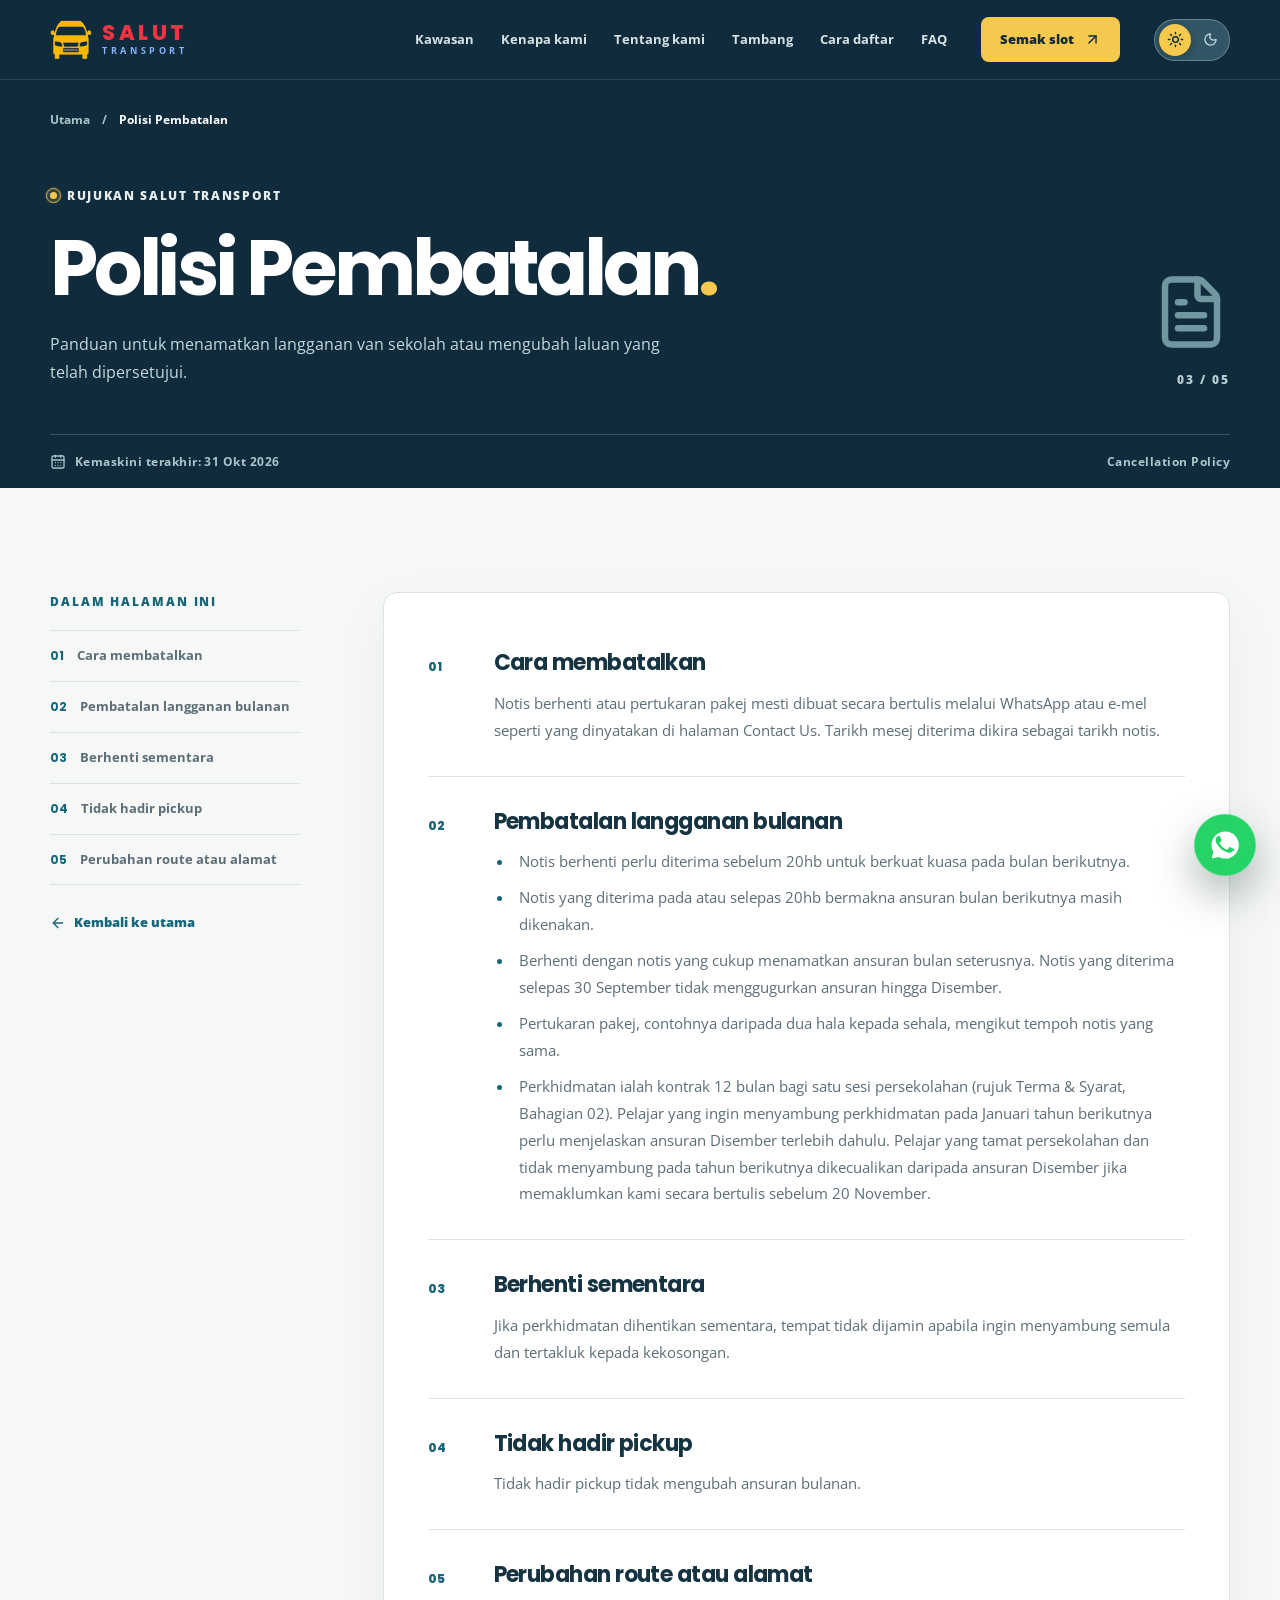
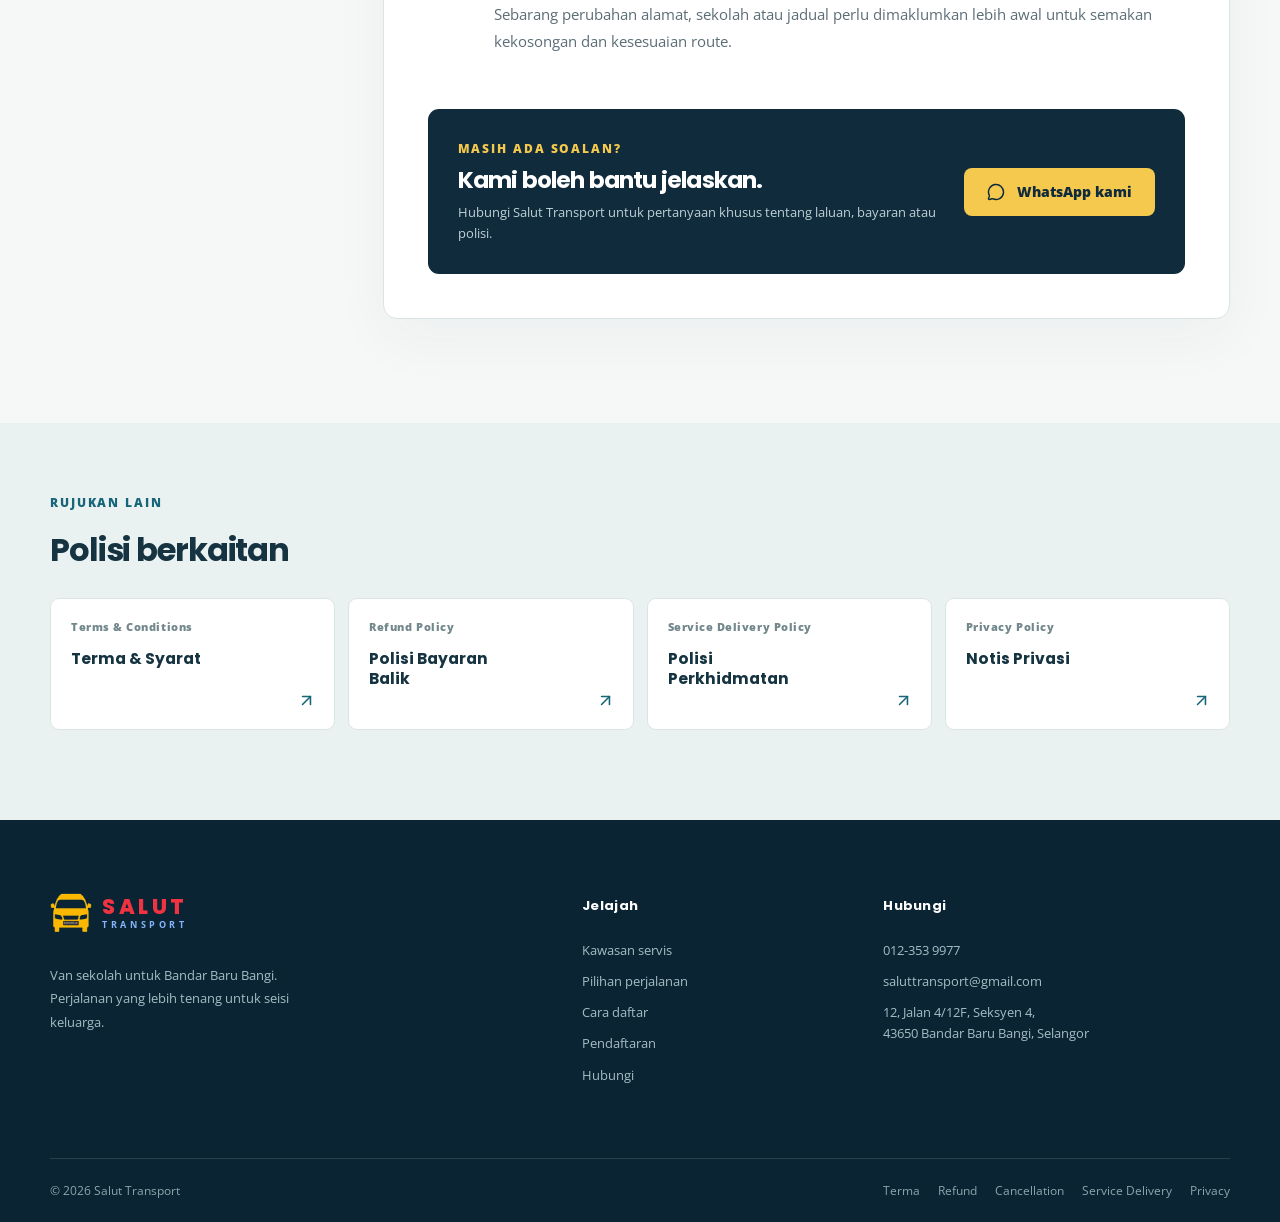
<file: cancellation.html>
<!doctype html>
<html lang="ms">
<head>
  <meta charset="utf-8">
  <meta name="viewport" content="width=device-width, initial-scale=1">
  <title>Cancellation Policy | Salut Transport</title>
  <meta name="theme-color" content="#07090c">
  <meta name="description" content="Polisi pembatalan perkhidmatan van sekolah Salut Transport.">
  <link rel="canonical" href="https://salut.my/cancellation">
  <meta property="og:type" content="website">
  <meta property="og:url" content="https://salut.my/cancellation">
  <meta property="og:site_name" content="Salut Transport">
  <meta property="og:title" content="Cancellation Policy | Salut Transport">
  <meta property="og:description" content="Polisi pembatalan perkhidmatan van sekolah Salut Transport.">
  <meta property="og:image" content="https://salut.my/assets/og-image-2027.jpg">
  <link rel="manifest" href="site.webmanifest">
  <link rel="icon" type="image/png" sizes="32x32" href="assets/favicon-32.png">
  <link rel="icon" type="image/png" sizes="48x48" href="assets/favicon-48.png">
  <link rel="icon" type="image/png" sizes="192x192" href="assets/favicon-192.png">
  <link rel="apple-touch-icon" href="assets/apple-touch-icon.png">
  <link rel="preconnect" href="https://fonts.googleapis.com">
  <link rel="preconnect" href="https://fonts.gstatic.com" crossorigin>
  <link href="https://fonts.googleapis.com/css2?family=Open+Sans:wght@400;500;600;700;800&family=Poppins:wght@400;500;600;700;800&display=swap" rel="stylesheet">
    <script>
    (function(){
      try {
        var stored = localStorage.getItem('theme') || localStorage.getItem('salut-theme');
        var mode = stored === 'light' || stored === 'dark'
          ? stored
          : (window.matchMedia && window.matchMedia('(prefers-color-scheme: light)').matches ? 'light' : 'dark');
        document.documentElement.setAttribute('data-theme', mode);
      } catch (error) {
        document.documentElement.setAttribute('data-theme', 'dark');
      }
    })();
  </script>
  <link rel="stylesheet" href="style.css">
  <link rel="stylesheet" href="content-fixes.css">
  <link rel="stylesheet" href="go-live.css">
  <link rel="stylesheet" href="chrome.css">
  <link rel="stylesheet" href="policy.css">
</head>
<body>
<a class="st-skip" href="#main">Langkau ke kandungan</a>
<div class="st-site-chrome">
<header class="st-header">
  <div class="st-container st-header-inner">
    <a class="st-brand" href="index.html" aria-label="Salut Transport, halaman utama"><span class="st-brand-icon"><img src="assets/logo-128.png" alt="" width="42" height="42"></span><span class="st-brand-wordmark" aria-hidden="true"><b><span>S</span><span>A</span><span>L</span><span>U</span><span>T</span></b><small><span>T</span><span>R</span><span>A</span><span>N</span><span>S</span><span>P</span><span>O</span><span>R</span><span>T</span></small></span></a>
    <nav class="st-desktop-nav" aria-label="Navigasi utama"><a href="index.html#kawasan">Kawasan</a><a href="index.html#kenapa">Kenapa kami</a><a href="index.html#tentang">Tentang kami</a><a href="index.html#pakej">Tambang</a><a href="index.html#daftar">Cara daftar</a><a href="index.html#faq">FAQ</a></nav>
    <a class="st-header-cta" href="index.html#semakslot">Semak slot <svg class="st-icon" width="17" height="17" viewBox="0 0 24 24" aria-hidden="true"><path d="M7 7h10v10"/><path d="M7 17 17 7"/></svg></a>
    <button class="st-theme-toggle" type="button" role="switch" aria-label="Mod gelap" aria-checked="false" title="Tukar ke mod gelap"><span class="st-theme-track" aria-hidden="true"><svg class="st-icon st-track-sun" width="15" height="15" viewBox="0 0 24 24" aria-hidden="true"><circle cx="12" cy="12" r="4"/><path d="M12 2v2"/><path d="M12 20v2"/><path d="m4.93 4.93 1.41 1.41"/><path d="m17.66 17.66 1.41 1.41"/><path d="M2 12h2"/><path d="M20 12h2"/><path d="m6.34 17.66-1.41 1.41"/><path d="m19.07 4.93-1.41 1.41"/></svg><svg class="st-icon st-track-moon" width="15" height="15" viewBox="0 0 24 24" aria-hidden="true"><path d="M20.985 12.486a9 9 0 1 1-9.473-9.472c.405-.022.617.46.402.803a6 6 0 0 0 8.268 8.268c.344-.215.825-.004.803.401"/></svg><span class="st-theme-thumb"><svg class="st-icon st-thumb-sun" width="17" height="17" viewBox="0 0 24 24" aria-hidden="true"><circle cx="12" cy="12" r="4"/><path d="M12 2v2"/><path d="M12 20v2"/><path d="m4.93 4.93 1.41 1.41"/><path d="m17.66 17.66 1.41 1.41"/><path d="M2 12h2"/><path d="M20 12h2"/><path d="m6.34 17.66-1.41 1.41"/><path d="m19.07 4.93-1.41 1.41"/></svg><svg class="st-icon st-thumb-moon" width="17" height="17" viewBox="0 0 24 24" aria-hidden="true"><path d="M20.985 12.486a9 9 0 1 1-9.473-9.472c.405-.022.617.46.402.803a6 6 0 0 0 8.268 8.268c.344-.215.825-.004.803.401"/></svg></span></span></button>
    <button class="st-menu-button" type="button" aria-label="Buka menu" aria-expanded="false" aria-controls="st-mobile-menu"><i></i><i></i><i></i></button>
  </div>
</header>
</div>
<div class="st-backdrop" aria-hidden="true"></div>
<nav class="st-mobile-nav" id="st-mobile-menu" aria-label="Navigasi mudah alih" aria-hidden="true" inert>
  <div class="st-drawer-brand"><a class="st-brand" href="index.html" aria-label="Salut Transport, halaman utama"><span class="st-brand-icon"><img src="assets/logo-128.png" alt="" width="37" height="37"></span><span class="st-brand-wordmark" aria-hidden="true"><b><span>S</span><span>A</span><span>L</span><span>U</span><span>T</span></b><small><span>T</span><span>R</span><span>A</span><span>N</span><span>S</span><span>P</span><span>O</span><span>R</span><span>T</span></small></span></a></div>
  <a href="index.html#kawasan" style="transition-delay:50ms">Kawasan</a>
  <a href="index.html#kenapa" style="transition-delay:80ms">Kenapa kami</a>
  <a href="index.html#tentang" style="transition-delay:110ms">Tentang kami</a>
  <a href="index.html#pakej" style="transition-delay:140ms">Tambang</a>
  <a href="index.html#daftar" style="transition-delay:170ms">Cara daftar</a>
  <a href="index.html#faq" style="transition-delay:200ms">FAQ</a>
  <a href="pendaftaran.html" style="transition-delay:230ms">Pendaftaran</a>
  <a href="contact.html" style="transition-delay:260ms">Hubungi</a>
  <a class="st-drawer-cta" href="index.html#semakslot">Semak slot &amp; tambang</a>
  <p>Perjalanan sekolah yang lebih tenang.</p>
</nav>
<main id="main" class="st-sub">
  <section class="st-sub-hero">
    <div class="st-container">
      <nav class="st-breadcrumbs" aria-label="Jejak halaman"><a href="index.html">Utama</a><span aria-hidden="true">/</span><span aria-current="page">Polisi Pembatalan</span></nav>
      <div class="st-sub-hero-grid">
        <div><span class="st-sub-eyebrow"><i></i> RUJUKAN SALUT TRANSPORT</span><h1>Polisi Pembatalan<span>.</span></h1><p>Panduan untuk menamatkan langganan van sekolah atau mengubah laluan yang telah dipersetujui.</p></div>
        <div class="st-sub-hero-mark" aria-hidden="true"><svg class="st-icon" width="78" height="78" viewBox="0 0 24 24" stroke-width="1" aria-hidden="true"><path d="M6 22a2 2 0 0 1-2-2V4a2 2 0 0 1 2-2h8a2.4 2.4 0 0 1 1.704.706l3.588 3.588A2.4 2.4 0 0 1 20 8v12a2 2 0 0 1-2 2z"/><path d="M14 2v5a1 1 0 0 0 1 1h5"/><path d="M10 9H8"/><path d="M16 13H8"/><path d="M16 17H8"/></svg><span>03 / 05</span></div>
      </div>
      <div class="st-sub-meta"><span><svg class="st-icon" width="16" height="16" viewBox="0 0 24 24" stroke-width="2" aria-hidden="true"><path d="M8 2v3"/><path d="M16 2v3"/><rect x="3" y="3" width="18" height="18" rx="2"/><path d="M3 9h18"/><path d="M8 13h.01"/><path d="M12 13h.01"/><path d="M16 13h.01"/><path d="M8 17h.01"/><path d="M12 17h.01"/><path d="M16 17h.01"/></svg> Kemaskini terakhir: 31 Okt 2026</span><span lang="en">Cancellation Policy</span></div>
    </div>
  </section>
  <section class="st-policy-body">
    <div class="st-container st-policy-layout">
      <aside class="st-policy-index">
        <span class="st-sub-kicker">DALAM HALAMAN INI</span>
        <nav aria-label="Kandungan Polisi Pembatalan"><a href="#bahagian-1"><span>01</span>Cara membatalkan</a><a href="#bahagian-2"><span>02</span>Pembatalan langganan bulanan</a><a href="#bahagian-3"><span>03</span>Berhenti sementara</a><a href="#bahagian-4"><span>04</span>Tidak hadir pickup</a><a href="#bahagian-5"><span>05</span>Perubahan route atau alamat</a></nav>
        <a class="st-policy-back" href="index.html"><svg class="st-icon" width="16" height="16" viewBox="0 0 24 24" stroke-width="2" aria-hidden="true"><path d="m12 19-7-7 7-7"/><path d="M19 12H5"/></svg> Kembali ke utama</a>
      </aside>
      <div class="st-policy-content">
        <article class="st-policy-section" id="bahagian-1"><span class="st-policy-number" aria-hidden="true">01</span><div><h2>Cara membatalkan</h2><p>Notis berhenti atau pertukaran pakej mesti dibuat secara bertulis melalui WhatsApp atau e-mel seperti yang dinyatakan di halaman Contact Us. Tarikh mesej diterima dikira sebagai tarikh notis.</p></div></article>
        <article class="st-policy-section" id="bahagian-2"><span class="st-policy-number" aria-hidden="true">02</span><div><h2>Pembatalan langganan bulanan</h2><ul><li>Notis berhenti perlu diterima sebelum 20hb untuk berkuat kuasa pada bulan berikutnya.</li><li>Notis yang diterima pada atau selepas 20hb bermakna ansuran bulan berikutnya masih dikenakan.</li><li>Berhenti dengan notis yang cukup menamatkan ansuran bulan seterusnya. Notis yang diterima selepas 30 September tidak menggugurkan ansuran hingga Disember.</li><li>Pertukaran pakej, contohnya daripada dua hala kepada sehala, mengikut tempoh notis yang sama.</li><li>Perkhidmatan ialah kontrak 12 bulan bagi satu sesi persekolahan (rujuk <a href="terms.html#bahagian-2">Terma &amp; Syarat, Bahagian 02</a>). Pelajar yang ingin menyambung perkhidmatan pada Januari tahun berikutnya perlu menjelaskan ansuran Disember terlebih dahulu. Pelajar yang tamat persekolahan dan tidak menyambung pada tahun berikutnya dikecualikan daripada ansuran Disember jika memaklumkan kami secara bertulis sebelum 20 November.</li></ul></div></article>
        <article class="st-policy-section" id="bahagian-3"><span class="st-policy-number" aria-hidden="true">03</span><div><h2>Berhenti sementara</h2><p>Jika perkhidmatan dihentikan sementara, tempat tidak dijamin apabila ingin menyambung semula dan tertakluk kepada kekosongan.</p></div></article>
        <article class="st-policy-section" id="bahagian-4"><span class="st-policy-number" aria-hidden="true">04</span><div><h2>Tidak hadir pickup</h2><p>Tidak hadir pickup tidak mengubah ansuran bulanan.</p></div></article>
        <article class="st-policy-section" id="bahagian-5"><span class="st-policy-number" aria-hidden="true">05</span><div><h2>Perubahan route atau alamat</h2><p>Sebarang perubahan alamat, sekolah atau jadual perlu dimaklumkan lebih awal untuk semakan kekosongan dan kesesuaian route.</p></div></article>
        <div class="st-policy-question">
          <div><span class="st-sub-kicker">MASIH ADA SOALAN?</span><h2>Kami boleh bantu jelaskan.</h2><p>Hubungi Salut Transport untuk pertanyaan khusus tentang laluan, bayaran atau polisi.</p></div>
          <a class="st-sub-button" href="https://wa.me/60123539977" target="_blank" rel="noopener noreferrer"><svg class="st-icon" width="18" height="18" viewBox="0 0 24 24" stroke-width="2" aria-hidden="true"><path d="M2.992 16.342a2 2 0 0 1 .094 1.167l-1.065 3.29a1 1 0 0 0 1.236 1.168l3.413-.998a2 2 0 0 1 1.099.092 10 10 0 1 0-4.777-4.719"/></svg> WhatsApp kami</a>
        </div>
      </div>
    </div>
  </section>
  <section class="st-related">
    <div class="st-container">
      <span class="st-sub-kicker">RUJUKAN LAIN</span>
      <h2>Polisi berkaitan</h2>
      <div class="st-related-grid">
          <a href="terms.html"><span>Terms &amp; Conditions</span><strong>Terma &amp; Syarat</strong><svg class="st-icon" width="19" height="19" viewBox="0 0 24 24" stroke-width="2" aria-hidden="true"><path d="M7 7h10v10"/><path d="M7 17 17 7"/></svg></a>
          <a href="refund.html"><span>Refund Policy</span><strong>Polisi Bayaran Balik</strong><svg class="st-icon" width="19" height="19" viewBox="0 0 24 24" stroke-width="2" aria-hidden="true"><path d="M7 7h10v10"/><path d="M7 17 17 7"/></svg></a>
          <a href="service-delivery.html"><span>Service Delivery Policy</span><strong>Polisi Perkhidmatan</strong><svg class="st-icon" width="19" height="19" viewBox="0 0 24 24" stroke-width="2" aria-hidden="true"><path d="M7 7h10v10"/><path d="M7 17 17 7"/></svg></a>
          <a href="privacy.html"><span>Privacy Policy</span><strong>Notis Privasi</strong><svg class="st-icon" width="19" height="19" viewBox="0 0 24 24" stroke-width="2" aria-hidden="true"><path d="M7 7h10v10"/><path d="M7 17 17 7"/></svg></a>
      </div>
    </div>
  </section>
</main>
<a class="whatsappBox" href="https://wa.me/60123539977" target="_blank" rel="noopener" aria-label="WhatsApp Salut Transport">WhatsApp kami</a>
<footer class="st-footer">
  <div class="st-container st-footer-grid">
    <div><a class="st-brand" href="index.html" aria-label="Salut Transport, halaman utama"><span class="st-brand-icon"><img src="assets/logo-128.png" alt="" width="42" height="42"></span><span class="st-brand-wordmark" aria-hidden="true"><b><span>S</span><span>A</span><span>L</span><span>U</span><span>T</span></b><small><span>T</span><span>R</span><span>A</span><span>N</span><span>S</span><span>P</span><span>O</span><span>R</span><span>T</span></small></span></a><p>Van sekolah untuk Bandar Baru Bangi. Perjalanan yang lebih tenang untuk seisi keluarga.</p></div>
    <div><h3>Jelajah</h3><a href="index.html#kawasan">Kawasan servis</a><a href="index.html#pakej">Pilihan perjalanan</a><a href="index.html#daftar">Cara daftar</a><a href="pendaftaran.html">Pendaftaran</a><a href="contact.html">Hubungi</a></div>
    <div><h3>Hubungi</h3><a href="tel:+60123539977">012-353 9977</a><a href="mailto:saluttransport@gmail.com">saluttransport@gmail.com</a><span>12, Jalan 4/12F, Seksyen 4,<br>43650 Bandar Baru Bangi, Selangor</span></div>
  </div>
  <div class="st-container st-footer-bottom">
    <span>&copy; <span id="y">2026</span> Salut Transport</span>
    <div><a href="terms.html">Terma</a><a href="refund.html">Refund</a><a href="cancellation.html">Cancellation</a><a href="service-delivery.html">Service Delivery</a><a href="privacy.html">Privacy</a></div>
  </div>
</footer>
<script>document.getElementById('y').textContent = new Date().getFullYear();</script>
<script src="site.js" defer></script>
<!-- Cloudflare Web Analytics: page views only, no cookies (see privacy.html section 05). -->
<script type="module" src="https://static.cloudflareinsights.com/beacon.min.js" data-cf-beacon='{"token": "a352da318dfb408a94f0da8d7d8d1af4"}'></script>
</body>
</html>
</file>
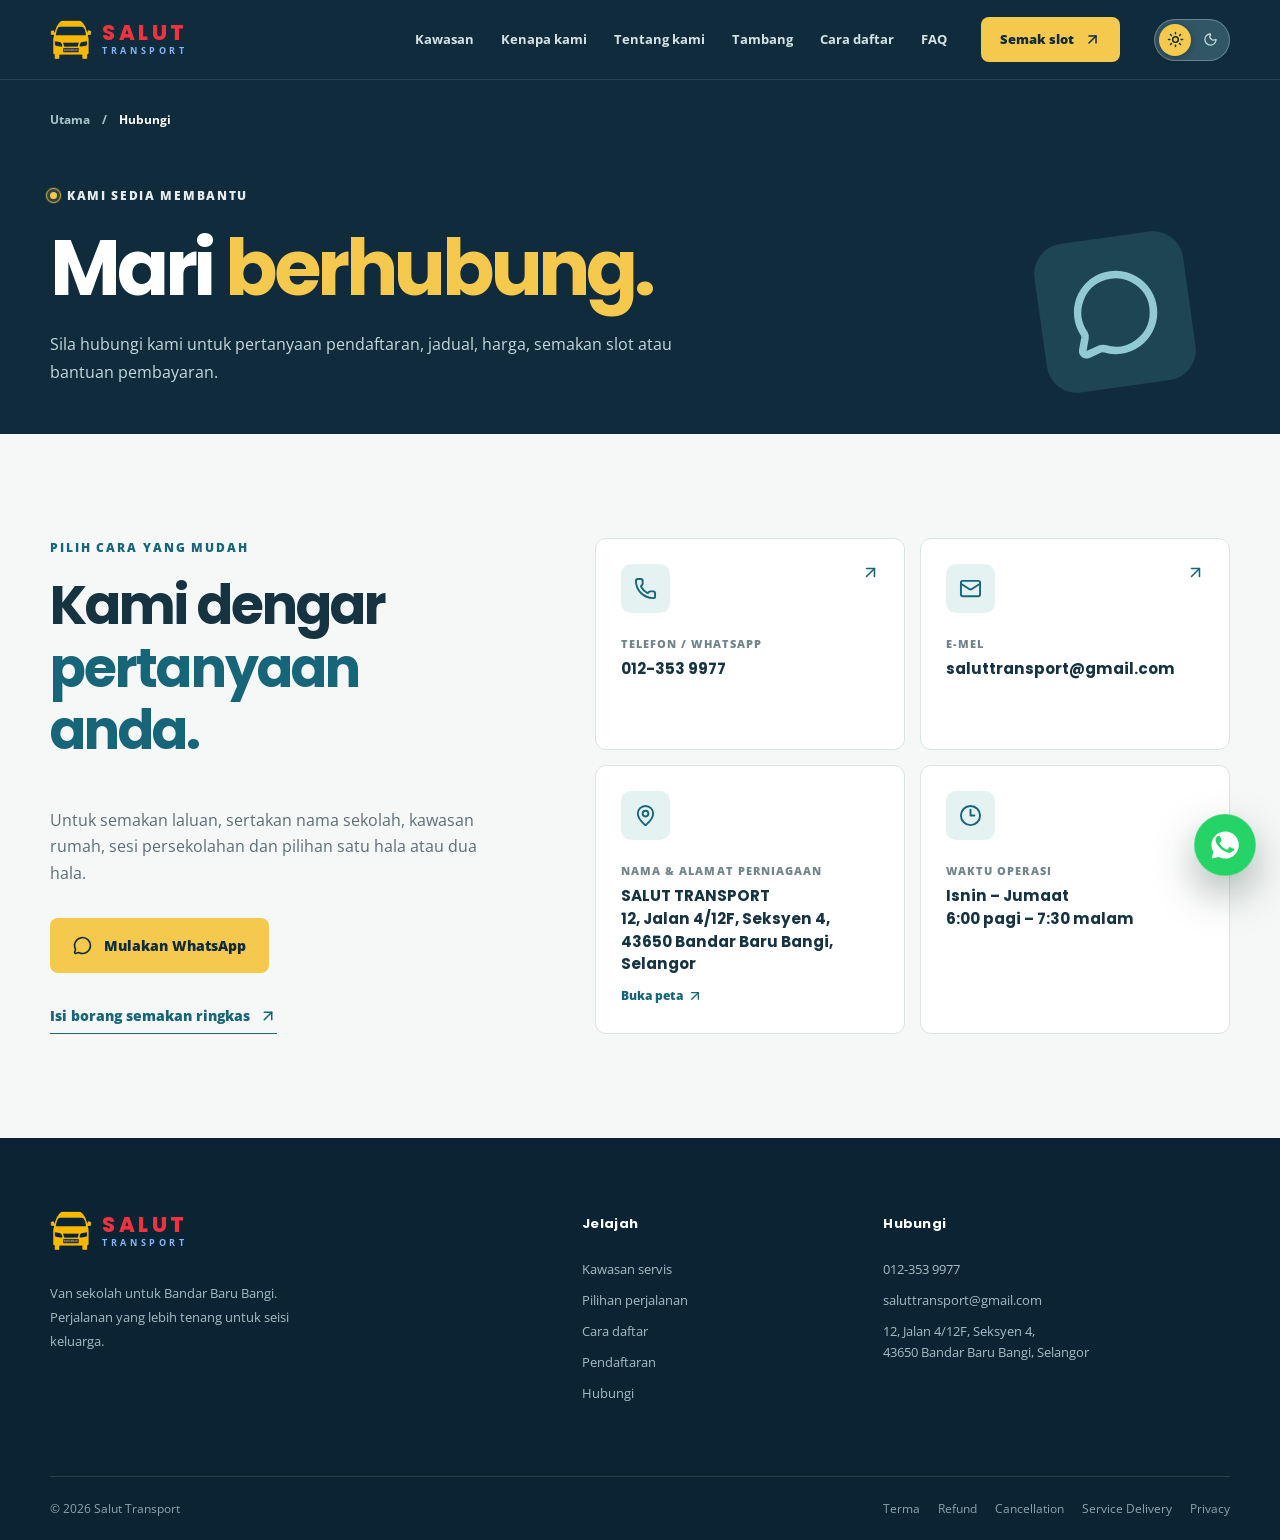
<file: contact.html>
<!doctype html>
<html lang="ms">
<head>
  <meta charset="utf-8">
  <meta name="viewport" content="width=device-width, initial-scale=1">
  <title>Contact Us | Salut Transport</title>
  <meta name="theme-color" content="#07090c">
  <meta name="description" content="Alamat, e-mel, nombor telefon dan waktu operasi rasmi Salut Transport.">
  <link rel="canonical" href="https://salut.my/contact">
  <meta property="og:type" content="website">
  <meta property="og:url" content="https://salut.my/contact">
  <meta property="og:site_name" content="Salut Transport">
  <meta property="og:title" content="Contact Us | Salut Transport">
  <meta property="og:description" content="Alamat, e-mel, nombor telefon dan waktu operasi rasmi Salut Transport.">
  <meta property="og:image" content="https://salut.my/assets/og-image-2027.jpg">
  <link rel="manifest" href="site.webmanifest">
  <link rel="icon" type="image/png" sizes="32x32" href="assets/favicon-32.png">
  <link rel="icon" type="image/png" sizes="48x48" href="assets/favicon-48.png">
  <link rel="icon" type="image/png" sizes="192x192" href="assets/favicon-192.png">
  <link rel="apple-touch-icon" href="assets/apple-touch-icon.png">
  <link rel="preconnect" href="https://fonts.googleapis.com">
  <link rel="preconnect" href="https://fonts.gstatic.com" crossorigin>
  <link href="https://fonts.googleapis.com/css2?family=Open+Sans:wght@400;500;600;700;800&family=Poppins:wght@400;500;600;700;800&display=swap" rel="stylesheet">
    <script>
    (function(){
      try {
        var stored = localStorage.getItem('theme') || localStorage.getItem('salut-theme');
        var mode = stored === 'light' || stored === 'dark'
          ? stored
          : (window.matchMedia && window.matchMedia('(prefers-color-scheme: light)').matches ? 'light' : 'dark');
        document.documentElement.setAttribute('data-theme', mode);
      } catch (error) {
        document.documentElement.setAttribute('data-theme', 'dark');
      }
    })();
  </script>
  <link rel="stylesheet" href="style.css">
  <link rel="stylesheet" href="content-fixes.css">
  <link rel="stylesheet" href="go-live.css">
  <link rel="stylesheet" href="chrome.css">
  <link rel="stylesheet" href="policy.css">
</head>
<body>
<a class="st-skip" href="#main">Langkau ke kandungan</a>
<div class="st-site-chrome">
<header class="st-header">
  <div class="st-container st-header-inner">
    <a class="st-brand" href="index.html" aria-label="Salut Transport, halaman utama"><span class="st-brand-icon"><img src="assets/logo-128.png" alt="" width="42" height="42"></span><span class="st-brand-wordmark" aria-hidden="true"><b><span>S</span><span>A</span><span>L</span><span>U</span><span>T</span></b><small><span>T</span><span>R</span><span>A</span><span>N</span><span>S</span><span>P</span><span>O</span><span>R</span><span>T</span></small></span></a>
    <nav class="st-desktop-nav" aria-label="Navigasi utama"><a href="index.html#kawasan">Kawasan</a><a href="index.html#kenapa">Kenapa kami</a><a href="index.html#tentang">Tentang kami</a><a href="index.html#pakej">Tambang</a><a href="index.html#daftar">Cara daftar</a><a href="index.html#faq">FAQ</a></nav>
    <a class="st-header-cta" href="index.html#semakslot">Semak slot <svg class="st-icon" width="17" height="17" viewBox="0 0 24 24" aria-hidden="true"><path d="M7 7h10v10"/><path d="M7 17 17 7"/></svg></a>
    <button class="st-theme-toggle" type="button" role="switch" aria-label="Mod gelap" aria-checked="false" title="Tukar ke mod gelap"><span class="st-theme-track" aria-hidden="true"><svg class="st-icon st-track-sun" width="15" height="15" viewBox="0 0 24 24" aria-hidden="true"><circle cx="12" cy="12" r="4"/><path d="M12 2v2"/><path d="M12 20v2"/><path d="m4.93 4.93 1.41 1.41"/><path d="m17.66 17.66 1.41 1.41"/><path d="M2 12h2"/><path d="M20 12h2"/><path d="m6.34 17.66-1.41 1.41"/><path d="m19.07 4.93-1.41 1.41"/></svg><svg class="st-icon st-track-moon" width="15" height="15" viewBox="0 0 24 24" aria-hidden="true"><path d="M20.985 12.486a9 9 0 1 1-9.473-9.472c.405-.022.617.46.402.803a6 6 0 0 0 8.268 8.268c.344-.215.825-.004.803.401"/></svg><span class="st-theme-thumb"><svg class="st-icon st-thumb-sun" width="17" height="17" viewBox="0 0 24 24" aria-hidden="true"><circle cx="12" cy="12" r="4"/><path d="M12 2v2"/><path d="M12 20v2"/><path d="m4.93 4.93 1.41 1.41"/><path d="m17.66 17.66 1.41 1.41"/><path d="M2 12h2"/><path d="M20 12h2"/><path d="m6.34 17.66-1.41 1.41"/><path d="m19.07 4.93-1.41 1.41"/></svg><svg class="st-icon st-thumb-moon" width="17" height="17" viewBox="0 0 24 24" aria-hidden="true"><path d="M20.985 12.486a9 9 0 1 1-9.473-9.472c.405-.022.617.46.402.803a6 6 0 0 0 8.268 8.268c.344-.215.825-.004.803.401"/></svg></span></span></button>
    <button class="st-menu-button" type="button" aria-label="Buka menu" aria-expanded="false" aria-controls="st-mobile-menu"><i></i><i></i><i></i></button>
  </div>
</header>
</div>
<div class="st-backdrop" aria-hidden="true"></div>
<nav class="st-mobile-nav" id="st-mobile-menu" aria-label="Navigasi mudah alih" aria-hidden="true" inert>
  <div class="st-drawer-brand"><a class="st-brand" href="index.html" aria-label="Salut Transport, halaman utama"><span class="st-brand-icon"><img src="assets/logo-128.png" alt="" width="37" height="37"></span><span class="st-brand-wordmark" aria-hidden="true"><b><span>S</span><span>A</span><span>L</span><span>U</span><span>T</span></b><small><span>T</span><span>R</span><span>A</span><span>N</span><span>S</span><span>P</span><span>O</span><span>R</span><span>T</span></small></span></a></div>
  <a href="index.html#kawasan" style="transition-delay:50ms">Kawasan</a>
  <a href="index.html#kenapa" style="transition-delay:80ms">Kenapa kami</a>
  <a href="index.html#tentang" style="transition-delay:110ms">Tentang kami</a>
  <a href="index.html#pakej" style="transition-delay:140ms">Tambang</a>
  <a href="index.html#daftar" style="transition-delay:170ms">Cara daftar</a>
  <a href="index.html#faq" style="transition-delay:200ms">FAQ</a>
  <a href="pendaftaran.html" style="transition-delay:230ms">Pendaftaran</a>
  <a href="contact.html" style="transition-delay:260ms">Hubungi</a>
  <a class="st-drawer-cta" href="index.html#semakslot">Semak slot &amp; tambang</a>
  <p>Perjalanan sekolah yang lebih tenang.</p>
</nav>
<main id="main" class="st-sub">
  <section class="st-sub-hero">
    <div class="st-container">
      <nav class="st-breadcrumbs" aria-label="Jejak halaman"><a href="index.html">Utama</a><span aria-hidden="true">/</span><span aria-current="page">Hubungi</span></nav>
      <div class="st-sub-hero-grid">
        <div><span class="st-sub-eyebrow"><i></i> KAMI SEDIA MEMBANTU</span><h1>Mari <em>berhubung.</em></h1><p>Sila hubungi kami untuk pertanyaan pendaftaran, jadual, harga, semakan slot atau bantuan pembayaran.</p></div>
        <div class="st-contact-hero-icon" aria-hidden="true"><svg class="st-icon" width="91" height="91" viewBox="0 0 24 24" stroke-width="1" aria-hidden="true"><path d="M2.992 16.342a2 2 0 0 1 .094 1.167l-1.065 3.29a1 1 0 0 0 1.236 1.168l3.413-.998a2 2 0 0 1 1.099.092 10 10 0 1 0-4.777-4.719"/></svg></div>
      </div>
    </div>
  </section>
  <section class="st-contact-body">
    <div class="st-container st-contact-grid">
      <div>
        <span class="st-sub-kicker">PILIH CARA YANG MUDAH</span>
        <h2>Kami dengar <em>pertanyaan anda.</em></h2>
        <p>Untuk semakan laluan, sertakan nama sekolah, kawasan rumah, sesi persekolahan dan pilihan satu hala atau dua hala.</p>
        <a class="st-sub-button" href="https://wa.me/60123539977?text=Assalamualaikum%20Salut%20Transport.%20Saya%20ingin%20semak%20slot%20van%20sekolah." target="_blank" rel="noopener noreferrer"><svg class="st-icon" width="19" height="19" viewBox="0 0 24 24" stroke-width="2" aria-hidden="true"><path d="M2.992 16.342a2 2 0 0 1 .094 1.167l-1.065 3.29a1 1 0 0 0 1.236 1.168l3.413-.998a2 2 0 0 1 1.099.092 10 10 0 1 0-4.777-4.719"/></svg> Mulakan WhatsApp</a>
        <a class="st-contact-link" href="index.html#semakslot">Isi borang semakan ringkas <svg class="st-icon" width="18" height="18" viewBox="0 0 24 24" stroke-width="2" aria-hidden="true"><path d="M7 7h10v10"/><path d="M7 17 17 7"/></svg></a>
      </div>
      <div class="st-contact-cards">
        <a href="tel:+60123539977"><span><svg class="st-icon" width="23" height="23" viewBox="0 0 24 24" stroke-width="2" aria-hidden="true"><path d="M13.832 16.568a1 1 0 0 0 1.213-.303l.355-.465A2 2 0 0 1 17 15h3a2 2 0 0 1 2 2v3a2 2 0 0 1-2 2A18 18 0 0 1 2 4a2 2 0 0 1 2-2h3a2 2 0 0 1 2 2v3a2 2 0 0 1-.8 1.6l-.468.351a1 1 0 0 0-.292 1.233 14 14 0 0 0 6.392 6.384"/></svg></span><small>TELEFON / WHATSAPP</small><strong>012-353 9977</strong><svg class="st-icon" width="19" height="19" viewBox="0 0 24 24" stroke-width="2" aria-hidden="true"><path d="M7 7h10v10"/><path d="M7 17 17 7"/></svg></a>
        <a href="mailto:saluttransport@gmail.com"><span><svg class="st-icon" width="23" height="23" viewBox="0 0 24 24" stroke-width="2" aria-hidden="true"><path d="m22 7-8.991 5.727a2 2 0 0 1-2.009 0L2 7"/><rect x="2" y="4" width="20" height="16" rx="2"/></svg></span><small>E-MEL</small><strong>saluttransport@gmail.com</strong><svg class="st-icon" width="19" height="19" viewBox="0 0 24 24" stroke-width="2" aria-hidden="true"><path d="M7 7h10v10"/><path d="M7 17 17 7"/></svg></a>
        <div><span><svg class="st-icon" width="23" height="23" viewBox="0 0 24 24" stroke-width="2" aria-hidden="true"><path d="M20 10c0 4.993-5.539 10.193-7.399 11.799a1 1 0 0 1-1.202 0C9.539 20.193 4 14.993 4 10a8 8 0 0 1 16 0"/><circle cx="12" cy="10" r="3"/></svg></span><small>NAMA &amp; ALAMAT PERNIAGAAN</small><strong>SALUT TRANSPORT<br>12, Jalan 4/12F, Seksyen 4,<br>43650 Bandar Baru Bangi, Selangor</strong><a href="https://www.google.com/maps/search/?api=1&amp;query=12%20Jalan%204%2F12F%20Seksyen%204%20Bandar%20Baru%20Bangi" target="_blank" rel="noopener noreferrer">Buka peta <svg class="st-icon" width="16" height="16" viewBox="0 0 24 24" stroke-width="2" aria-hidden="true"><path d="M7 7h10v10"/><path d="M7 17 17 7"/></svg></a></div>
        <div><span><svg class="st-icon" width="23" height="23" viewBox="0 0 24 24" stroke-width="2" aria-hidden="true"><circle cx="12" cy="12" r="10"/><path d="M12 6v6h4"/></svg></span><small>WAKTU OPERASI</small><strong>Isnin – Jumaat<br>6:00 pagi – 7:30 malam</strong></div>
      </div>
    </div>
  </section>
</main>
<a class="whatsappBox" href="https://wa.me/60123539977" target="_blank" rel="noopener" aria-label="WhatsApp Salut Transport">WhatsApp kami</a>
<footer class="st-footer">
  <div class="st-container st-footer-grid">
    <div><a class="st-brand" href="index.html" aria-label="Salut Transport, halaman utama"><span class="st-brand-icon"><img src="assets/logo-128.png" alt="" width="42" height="42"></span><span class="st-brand-wordmark" aria-hidden="true"><b><span>S</span><span>A</span><span>L</span><span>U</span><span>T</span></b><small><span>T</span><span>R</span><span>A</span><span>N</span><span>S</span><span>P</span><span>O</span><span>R</span><span>T</span></small></span></a><p>Van sekolah untuk Bandar Baru Bangi. Perjalanan yang lebih tenang untuk seisi keluarga.</p></div>
    <div><h3>Jelajah</h3><a href="index.html#kawasan">Kawasan servis</a><a href="index.html#pakej">Pilihan perjalanan</a><a href="index.html#daftar">Cara daftar</a><a href="pendaftaran.html">Pendaftaran</a><a href="contact.html">Hubungi</a></div>
    <div><h3>Hubungi</h3><a href="tel:+60123539977">012-353 9977</a><a href="mailto:saluttransport@gmail.com">saluttransport@gmail.com</a><span>12, Jalan 4/12F, Seksyen 4,<br>43650 Bandar Baru Bangi, Selangor</span></div>
  </div>
  <div class="st-container st-footer-bottom">
    <span>&copy; <span id="y">2026</span> Salut Transport</span>
    <div><a href="terms.html">Terma</a><a href="refund.html">Refund</a><a href="cancellation.html">Cancellation</a><a href="service-delivery.html">Service Delivery</a><a href="privacy.html">Privacy</a></div>
  </div>
</footer>
<script>document.getElementById('y').textContent = new Date().getFullYear();</script>
<script src="site.js" defer></script>
<!-- Cloudflare Web Analytics: page views only, no cookies (see privacy.html section 05). -->
<script type="module" src="https://static.cloudflareinsights.com/beacon.min.js" data-cf-beacon='{"token": "a352da318dfb408a94f0da8d7d8d1af4"}'></script>
</body>
</html>
</file>
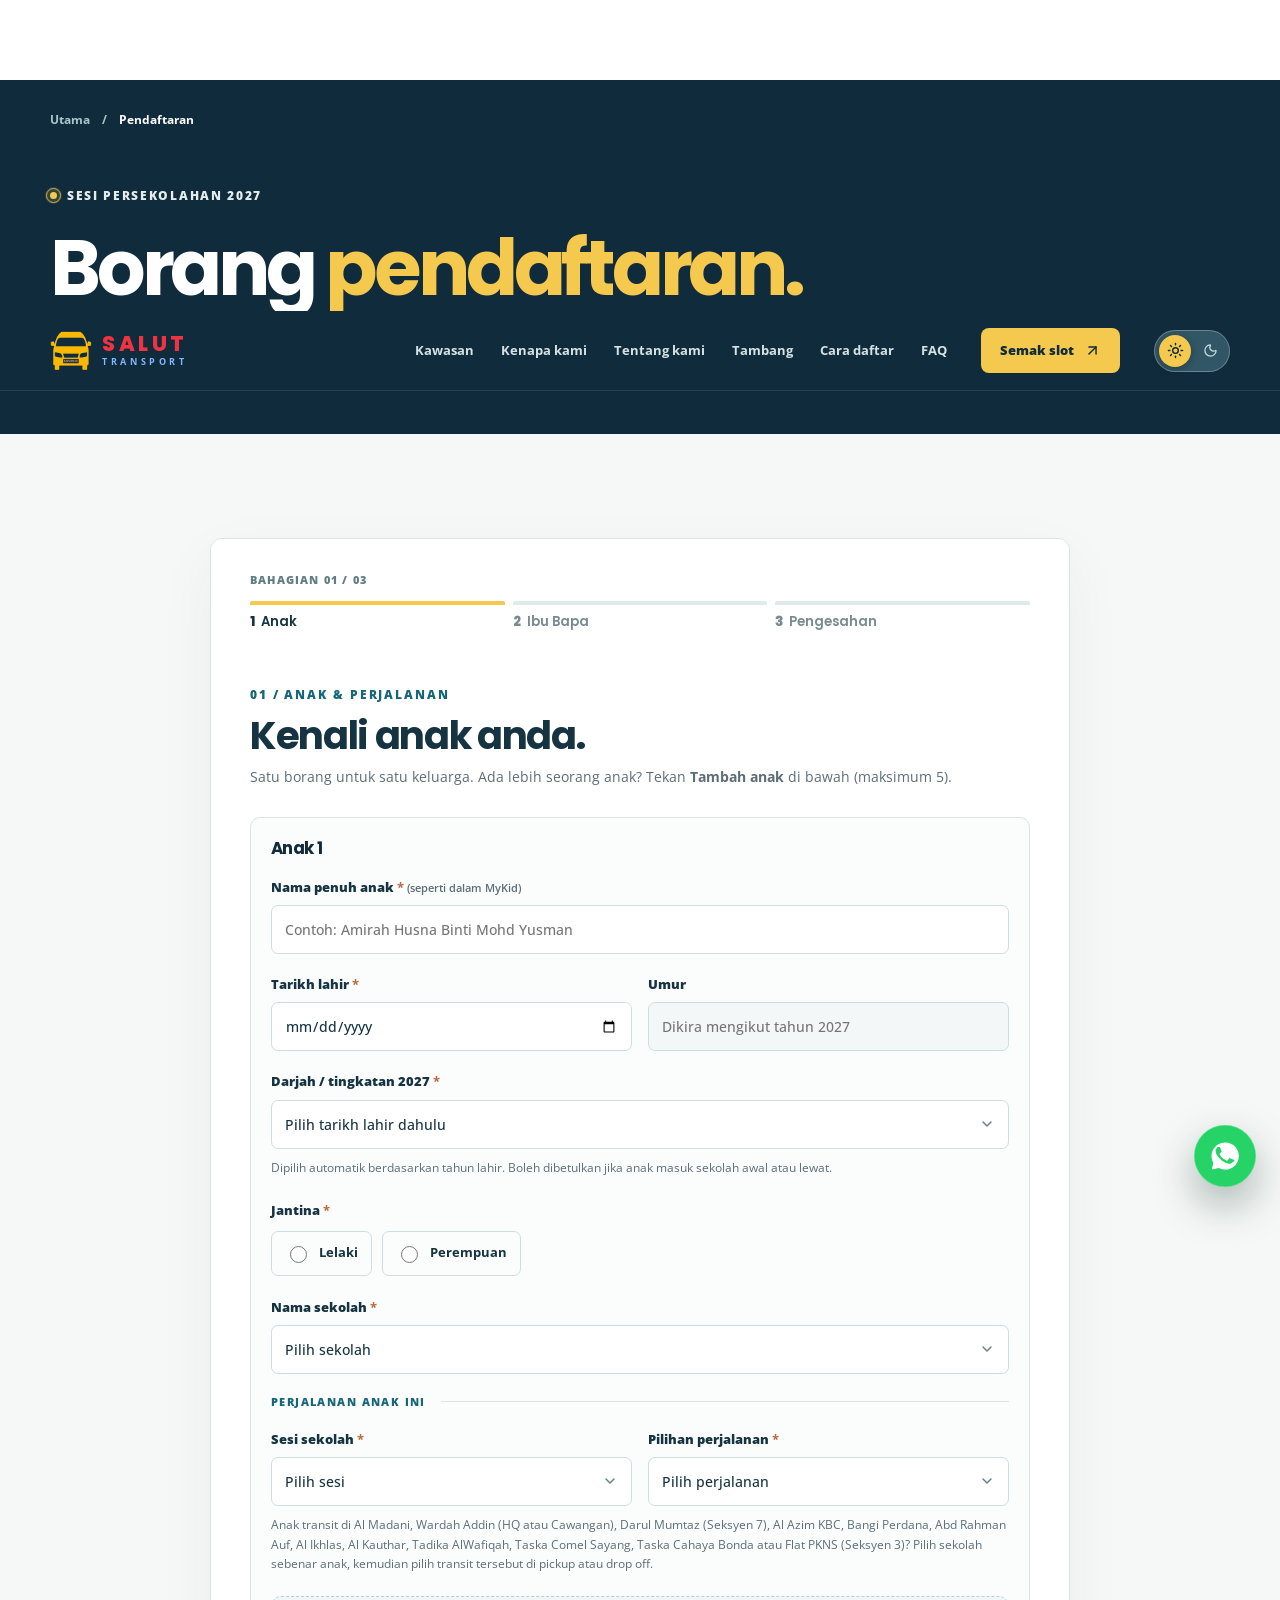
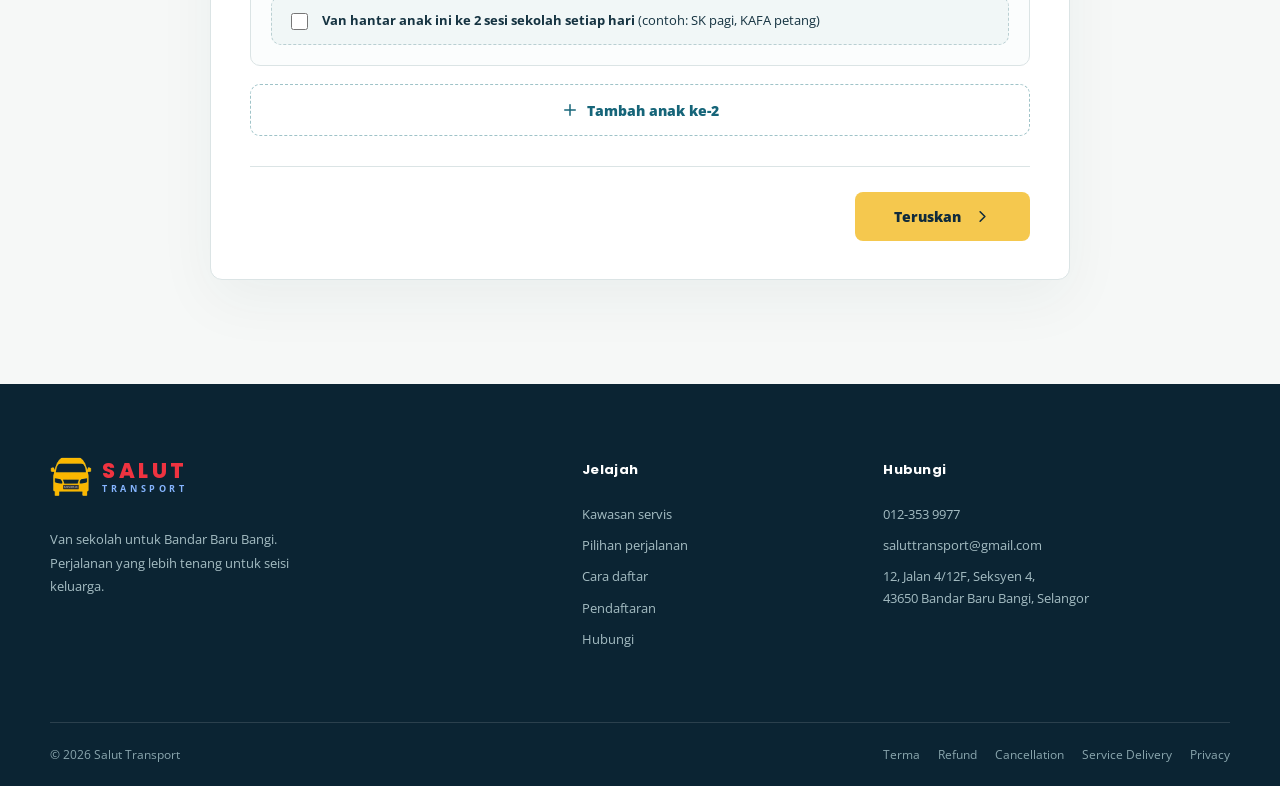
<file: pendaftaran.html>
<!doctype html>
<html lang="ms">
<head>
  <meta charset="utf-8">
  <meta name="viewport" content="width=device-width, initial-scale=1">
  <title>Pendaftaran | Salut Transport</title>
  <meta name="description" content="Lengkapkan pendaftaran rasmi Salut Transport untuk servis van sekolah sekitar Bandar Baru Bangi. Ambil masa lebih kurang 4 minit.">
  <link rel="canonical" href="https://salut.my/pendaftaran">
  <meta name="theme-color" content="#07100c">
  <meta property="og:type" content="website">
  <meta property="og:url" content="https://salut.my/pendaftaran">
  <meta property="og:site_name" content="Salut Transport">
  <meta property="og:title" content="Pendaftaran Van Sekolah | Salut Transport">
  <meta property="og:description" content="Lengkapkan pendaftaran rasmi Salut Transport untuk servis van sekolah sekitar Bandar Baru Bangi.">
  <meta property="og:image" content="https://salut.my/assets/og-image-2027.jpg">
  <link rel="manifest" href="site.webmanifest">
  <link rel="icon" type="image/png" sizes="32x32" href="assets/favicon-32.png">
  <link rel="icon" type="image/png" sizes="48x48" href="assets/favicon-48.png">
  <link rel="icon" type="image/png" sizes="192x192" href="assets/favicon-192.png">
  <link rel="apple-touch-icon" href="assets/apple-touch-icon.png">
  <link rel="preconnect" href="https://fonts.googleapis.com">
  <link rel="preconnect" href="https://fonts.gstatic.com" crossorigin>
  <link href="https://fonts.googleapis.com/css2?family=Open+Sans:wght@400;500;600;700;800&family=Poppins:wght@400;500;600;700;800&display=swap" rel="stylesheet">
    <script>
    (function(){
      try {
        var stored = localStorage.getItem('theme') || localStorage.getItem('salut-theme');
        var mode = stored === 'light' || stored === 'dark'
          ? stored
          : (window.matchMedia && window.matchMedia('(prefers-color-scheme: light)').matches ? 'light' : 'dark');
        document.documentElement.setAttribute('data-theme', mode);
      } catch (error) {
        document.documentElement.setAttribute('data-theme', 'dark');
      }
    })();
  </script>
  <link rel="stylesheet" href="style.css">
  <link rel="stylesheet" href="concept.css">
  <link rel="stylesheet" href="go-live.css">
  <link rel="stylesheet" href="chrome.css">
  <link rel="stylesheet" href="reg.css">
</head>
<body>
<a class="st-skip" href="#main">Langkau ke kandungan</a>
<div class="st-site-chrome">
<header class="st-header">
  <div class="st-container st-header-inner">
    <a class="st-brand" href="index.html" aria-label="Salut Transport, halaman utama"><span class="st-brand-icon"><img src="assets/logo-128.png" alt="" width="42" height="42"></span><span class="st-brand-wordmark" aria-hidden="true"><b><span>S</span><span>A</span><span>L</span><span>U</span><span>T</span></b><small><span>T</span><span>R</span><span>A</span><span>N</span><span>S</span><span>P</span><span>O</span><span>R</span><span>T</span></small></span></a>
    <nav class="st-desktop-nav" aria-label="Navigasi utama"><a href="index.html#kawasan">Kawasan</a><a href="index.html#kenapa">Kenapa kami</a><a href="index.html#tentang">Tentang kami</a><a href="index.html#pakej">Tambang</a><a href="index.html#daftar">Cara daftar</a><a href="index.html#faq">FAQ</a></nav>
    <a class="st-header-cta" href="index.html#semakslot">Semak slot <svg class="st-icon" width="17" height="17" viewBox="0 0 24 24" aria-hidden="true"><path d="M7 7h10v10"/><path d="M7 17 17 7"/></svg></a>
    <button class="st-theme-toggle" type="button" role="switch" aria-label="Mod gelap" aria-checked="false" title="Tukar ke mod gelap"><span class="st-theme-track" aria-hidden="true"><svg class="st-icon st-track-sun" width="15" height="15" viewBox="0 0 24 24" aria-hidden="true"><circle cx="12" cy="12" r="4"/><path d="M12 2v2"/><path d="M12 20v2"/><path d="m4.93 4.93 1.41 1.41"/><path d="m17.66 17.66 1.41 1.41"/><path d="M2 12h2"/><path d="M20 12h2"/><path d="m6.34 17.66-1.41 1.41"/><path d="m19.07 4.93-1.41 1.41"/></svg><svg class="st-icon st-track-moon" width="15" height="15" viewBox="0 0 24 24" aria-hidden="true"><path d="M20.985 12.486a9 9 0 1 1-9.473-9.472c.405-.022.617.46.402.803a6 6 0 0 0 8.268 8.268c.344-.215.825-.004.803.401"/></svg><span class="st-theme-thumb"><svg class="st-icon st-thumb-sun" width="17" height="17" viewBox="0 0 24 24" aria-hidden="true"><circle cx="12" cy="12" r="4"/><path d="M12 2v2"/><path d="M12 20v2"/><path d="m4.93 4.93 1.41 1.41"/><path d="m17.66 17.66 1.41 1.41"/><path d="M2 12h2"/><path d="M20 12h2"/><path d="m6.34 17.66-1.41 1.41"/><path d="m19.07 4.93-1.41 1.41"/></svg><svg class="st-icon st-thumb-moon" width="17" height="17" viewBox="0 0 24 24" aria-hidden="true"><path d="M20.985 12.486a9 9 0 1 1-9.473-9.472c.405-.022.617.46.402.803a6 6 0 0 0 8.268 8.268c.344-.215.825-.004.803.401"/></svg></span></span></button>
    <button class="st-menu-button" type="button" aria-label="Buka menu" aria-expanded="false" aria-controls="st-mobile-menu"><i></i><i></i><i></i></button>
  </div>
</header>
</div>
<div class="st-backdrop" aria-hidden="true"></div>
<nav class="st-mobile-nav" id="st-mobile-menu" aria-label="Navigasi mudah alih" aria-hidden="true" inert>
  <div class="st-drawer-brand"><a class="st-brand" href="index.html" aria-label="Salut Transport, halaman utama"><span class="st-brand-icon"><img src="assets/logo-128.png" alt="" width="37" height="37"></span><span class="st-brand-wordmark" aria-hidden="true"><b><span>S</span><span>A</span><span>L</span><span>U</span><span>T</span></b><small><span>T</span><span>R</span><span>A</span><span>N</span><span>S</span><span>P</span><span>O</span><span>R</span><span>T</span></small></span></a></div>
  <a href="index.html#kawasan" style="transition-delay:50ms">Kawasan</a>
  <a href="index.html#kenapa" style="transition-delay:80ms">Kenapa kami</a>
  <a href="index.html#tentang" style="transition-delay:110ms">Tentang kami</a>
  <a href="index.html#pakej" style="transition-delay:140ms">Tambang</a>
  <a href="index.html#daftar" style="transition-delay:170ms">Cara daftar</a>
  <a href="index.html#faq" style="transition-delay:200ms">FAQ</a>
  <a href="pendaftaran.html" style="transition-delay:230ms">Pendaftaran</a>
  <a href="contact.html" style="transition-delay:260ms">Hubungi</a>
  <a class="st-drawer-cta" href="index.html#semakslot">Semak slot &amp; tambang</a>
  <p>Perjalanan sekolah yang lebih tenang.</p>
</nav>

<main id="main" class="st-reg">
<section class="st-reg-hero">
  <div class="st-container">
    <nav class="st-breadcrumbs" aria-label="Jejak halaman"><a href="index.html">Utama</a><span aria-hidden="true">/</span><span aria-current="page">Pendaftaran</span></nav>
    <div class="st-reg-hero-grid">
      <div>
        <span class="st-reg-eyebrow"><i></i> SESI PERSEKOLAHAN 2027</span>
        <h1>Borang <em>pendaftaran.</em></h1>
        <p>Satu borang untuk semua anak dalam keluarga. Pelanggan baharu, sila <a href="index.html#semakslot">semak slot</a> dengan kami dahulu.</p>
      </div>
    </div>
  </div>
</section>

<section class="st-reg-body">
  <div class="st-container">
    <div class="st-reg-shell" id="borang">
      <div class="st-reg-layout" data-reg-layout>
        <aside class="st-reg-aside">
          <span class="st-reg-kicker">PROSES PENDAFTARAN</span>
          <h2>Langkah demi langkah.</h2>
          <p>Pelanggan sedia ada boleh terus mendaftar. Pelanggan baharu, sila semak slot dengan kami dahulu.</p>
          <ol data-reg-steps>
            <li class="current"><span>01</span><div><small>BAHAGIAN 1</small><strong>Anak &amp; Perjalanan</strong></div></li>
            <li><span>02</span><div><small>BAHAGIAN 2</small><strong>Ibu Bapa</strong></div></li>
            <li><span>03</span><div><small>BAHAGIAN 3</small><strong>Pengesahan</strong></div></li>
          </ol>
          <div class="st-reg-help"><svg class="st-icon" width="18" height="18" viewBox="0 0 24 24" aria-hidden="true"><circle cx="12" cy="12" r="10"/><path d="M12 6v6h4"/></svg><span>Ambil masa lebih kurang 4 minit.</span></div>
        </aside>

        <div class="st-reg-card">
          <div class="st-reg-sticky" data-reg-sticky hidden>
            <div class="st-reg-topline" data-reg-topline hidden><span data-reg-count>BAHAGIAN 01 / 03</span><span data-reg-percent>33% diisi</span></div>
            <div class="st-reg-progress" data-reg-progress role="progressbar" aria-valuemin="1" aria-valuemax="3" aria-valuenow="1" aria-label="Bahagian 1 daripada 3" hidden><span style="width:33%"></span></div>
            <ol class="st-reg-mini" data-reg-steps aria-hidden="true">
              <li class="current"><span>1</span>Anak</li>
              <li><span>2</span>Ibu Bapa</li>
              <li><span>3</span>Pengesahan</li>
            </ol>
          </div>

          <form class="st-reg-form" data-registration-form data-endpoint="/api/registration">
            <section class="st-reg-step" id="maklumat-anak" data-step="1" aria-labelledby="stRegStep1">
              <div class="st-reg-heading"><span class="st-reg-kicker">01 / ANAK &amp; PERJALANAN</span><h2 id="stRegStep1" tabindex="-1">Kenali anak anda.</h2><p>Satu borang untuk satu keluarga. Ada lebih seorang anak? Tekan <strong>Tambah anak</strong> di bawah (maksimum 5).</p></div>
              <div class="st-reg-children" data-children>
                <div class="st-reg-child" data-child role="group" aria-labelledby="stRegChild1">
                  <div class="st-reg-child-head"><h3 id="stRegChild1" data-child-title>Anak 1</h3><button class="st-reg-child-remove" type="button" data-child-remove hidden aria-label="Buang anak ini" title="Buang anak ini"><svg class="st-icon" width="18" height="18" viewBox="0 0 24 24" aria-hidden="true"><path d="M3 6h18"/><path d="M19 6v14a2 2 0 0 1-2 2H7a2 2 0 0 1-2-2V6"/><path d="M8 6V4a2 2 0 0 1 2-2h4a2 2 0 0 1 2 2v2"/><path d="M10 11v6"/><path d="M14 11v6"/></svg></button></div>
                  <label class="st-reg-field"><span>Nama penuh anak <b aria-hidden="true">*</b> <small>(seperti dalam MyKid)</small></span><input name="namaAnak-1" autocapitalize="words" enterkeyhint="next" placeholder="Contoh: Amirah Husna Binti Mohd Yusman" required></label>
                  <div class="st-reg-row">
                    <label class="st-reg-field"><span>Tarikh lahir <b aria-hidden="true">*</b></span><input name="tarikhLahir-1" type="date" required data-birth></label>
                    <label class="st-reg-field"><span>Umur</span><input class="st-reg-output" data-age placeholder="Dikira mengikut tahun 2027" readonly tabindex="-1"></label>
                  </div>
                  <label class="st-reg-field"><span>Darjah / tingkatan 2027 <b aria-hidden="true">*</b></span><select name="darjahTingkatan2027-1" required data-level>
                    <option value="">Pilih tarikh lahir dahulu</option>
                    <option>4 tahun</option>
                    <option>5 tahun</option>
                    <option>6 tahun</option>
                    <option>Darjah 1</option>
                    <option>Darjah 2</option>
                    <option>Darjah 3</option>
                    <option>Darjah 4</option>
                    <option>Darjah 5</option>
                    <option>Darjah 6</option>
                    <option>Tingkatan 1</option>
                    <option>Tingkatan 2</option>
                    <option>Tingkatan 3</option>
                    <option>Tingkatan 4</option>
                    <option>Tingkatan 5</option>
                    <option>Perlu semakan</option>
                  </select></label>
                  <p class="st-reg-hint">Dipilih automatik berdasarkan tahun lahir. Boleh dibetulkan jika anak masuk sekolah awal atau lewat.</p>
                  <fieldset class="st-reg-choice">
                    <legend>Jantina <b aria-hidden="true">*</b></legend>
                    <label><input name="jantina-1" type="radio" value="Lelaki" required> Lelaki</label>
                    <label><input name="jantina-1" type="radio" value="Perempuan" required> Perempuan</label>
                  </fieldset>
                  <label class="st-reg-field"><span>Nama sekolah <b aria-hidden="true">*</b></span><select name="sekolah-1" required>
                    <option value="">Pilih sekolah</option>
                    <option>SK Jalan 2</option>
                    <option>SMK Jalan 2</option>
                    <option>SK Jalan 3</option>
                    <option>SMK Jalan 3</option>
                    <option>SK Jalan 4</option>
                    <option>SMK Jalan 4</option>
                    <option>SERI / SEMI ABIM Sg Ramal</option>
                    <option>KAFA Integrasi Jubli Perak</option>
                    <option>Sri Ummah Al Ikhlas</option>
                    <option>Sri Ummah Bangi Perdana</option>
                    <option>Sri Ummah Al Kauthar</option>
                    <option>Sri Ummah Aflah</option>
                    <option>Sri Ummah Al Madani</option>
                    <option>SRI Tahfiz Ummah Bangi 3 (Surau Abd Rahman Auf)</option>
                    <option>PASTI As-Shafie</option>
                    <option>SRI Wardah Addin (HQ)</option>
                    <option>SRI Wardah Addin (Cawangan)</option>
                    <option>Tadika AlWafiqah</option>
                    <option>Tadika Little Caliphs Seksyen 3</option>
                  </select></label>
                  <div class="st-reg-subhead"><span>Perjalanan anak ini</span><i></i></div>
                  <div class="st-reg-row">
                    <label class="st-reg-field"><span>Sesi sekolah <b aria-hidden="true">*</b></span><select name="sesiSekolah-1" required><option value="">Pilih sesi</option><option>Pagi</option><option>Petang</option></select></label>
                    <label class="st-reg-field"><span>Pilihan perjalanan <b aria-hidden="true">*</b></span><select name="pilihanPerjalanan-1" data-trip-select required><option value="">Pilih perjalanan</option><option>PERGI</option><option>BALIK</option><option>PERGI DAN BALIK</option></select></label>
                  </div>
                  <p class="st-reg-hint">Anak transit di Al Madani, Wardah Addin (HQ atau Cawangan), Darul Mumtaz (Seksyen 7), Al Azim KBC, Bangi Perdana, Abd Rahman Auf, Al Ikhlas, Al Kauthar, Tadika AlWafiqah, Taska Comel Sayang, Taska Cahaya Bonda atau Flat PKNS (Seksyen 3)? Pilih sekolah sebenar anak, kemudian pilih transit tersebut di pickup atau drop off.</p>
                  <div data-trip-one hidden>
                    <div class="st-reg-subhead"><span data-trip-one-title>Perjalanan pergi</span><i></i></div>
                    <div class="st-reg-row">
                      <label class="st-reg-field"><span>Pickup point <b aria-hidden="true">*</b></span><select name="pickupPoint-1" disabled><option value="">Pilih pickup</option><option>Rumah</option><option>Sekolah</option><option>Transit</option><option>Transit Abd Rahman Auf</option><option>Transit Al Azim KBC</option><option>Transit Al Ikhlas</option><option>Transit Al Kauthar</option><option>Transit Al Madani</option><option>Transit Bangi Perdana</option><option>Transit Darul Mumtaz (Seksyen 7)</option><option>Transit Flat PKNS (Seksyen 3)</option><option>Transit Tadika AlWafiqah</option><option>Transit Taska Cahaya Bonda</option><option>Transit Taska Comel Sayang</option><option>Transit Wardah Addin (Cawangan)</option><option>Transit Wardah Addin (HQ)</option></select></label>
                      <label class="st-reg-field"><span>Drop off <b aria-hidden="true">*</b></span><select name="dropOff-1" disabled><option value="">Pilih drop-off</option><option>Rumah</option><option>Sekolah</option><option>Transit</option><option>Transit Abd Rahman Auf</option><option>Transit Al Azim KBC</option><option>Transit Al Ikhlas</option><option>Transit Al Kauthar</option><option>Transit Al Madani</option><option>Transit Bangi Perdana</option><option>Transit Darul Mumtaz (Seksyen 7)</option><option>Transit Flat PKNS (Seksyen 3)</option><option>Transit Tadika AlWafiqah</option><option>Transit Taska Cahaya Bonda</option><option>Transit Taska Comel Sayang</option><option>Transit Wardah Addin (Cawangan)</option><option>Transit Wardah Addin (HQ)</option></select></label>
                    </div>
                  </div>
                  <div data-trip-two hidden>
                    <div class="st-reg-subhead"><span>Perjalanan pergi</span><i></i></div>
                    <div class="st-reg-row">
                      <label class="st-reg-field"><span>Pickup point pertama <b aria-hidden="true">*</b></span><select name="pickupPoint1-1" disabled><option value="">Pilih pickup</option><option>Rumah</option><option>Sekolah</option><option>Transit</option><option>Transit Abd Rahman Auf</option><option>Transit Al Azim KBC</option><option>Transit Al Ikhlas</option><option>Transit Al Kauthar</option><option>Transit Al Madani</option><option>Transit Bangi Perdana</option><option>Transit Darul Mumtaz (Seksyen 7)</option><option>Transit Flat PKNS (Seksyen 3)</option><option>Transit Tadika AlWafiqah</option><option>Transit Taska Cahaya Bonda</option><option>Transit Taska Comel Sayang</option><option>Transit Wardah Addin (Cawangan)</option><option>Transit Wardah Addin (HQ)</option></select></label>
                      <label class="st-reg-field"><span>Drop off pertama <b aria-hidden="true">*</b></span><select name="dropOff1-1" disabled><option value="">Pilih drop-off</option><option>Rumah</option><option>Sekolah</option><option>Transit</option><option>Transit Abd Rahman Auf</option><option>Transit Al Azim KBC</option><option>Transit Al Ikhlas</option><option>Transit Al Kauthar</option><option>Transit Al Madani</option><option>Transit Bangi Perdana</option><option>Transit Darul Mumtaz (Seksyen 7)</option><option>Transit Flat PKNS (Seksyen 3)</option><option>Transit Tadika AlWafiqah</option><option>Transit Taska Cahaya Bonda</option><option>Transit Taska Comel Sayang</option><option>Transit Wardah Addin (Cawangan)</option><option>Transit Wardah Addin (HQ)</option></select></label>
                    </div>
                    <div class="st-reg-subhead"><span>Perjalanan balik</span><i></i></div>
                    <div class="st-reg-row">
                      <label class="st-reg-field"><span>Pickup point kedua <b aria-hidden="true">*</b></span><select name="pickupPoint2-1" disabled><option value="">Pilih pickup</option><option>Rumah</option><option>Sekolah</option><option>Transit</option><option>Transit Abd Rahman Auf</option><option>Transit Al Azim KBC</option><option>Transit Al Ikhlas</option><option>Transit Al Kauthar</option><option>Transit Al Madani</option><option>Transit Bangi Perdana</option><option>Transit Darul Mumtaz (Seksyen 7)</option><option>Transit Flat PKNS (Seksyen 3)</option><option>Transit Tadika AlWafiqah</option><option>Transit Taska Cahaya Bonda</option><option>Transit Taska Comel Sayang</option><option>Transit Wardah Addin (Cawangan)</option><option>Transit Wardah Addin (HQ)</option></select></label>
                      <label class="st-reg-field"><span>Drop off kedua <b aria-hidden="true">*</b></span><select name="dropOff2-1" disabled><option value="">Pilih drop-off</option><option>Rumah</option><option>Sekolah</option><option>Transit</option><option>Transit Abd Rahman Auf</option><option>Transit Al Azim KBC</option><option>Transit Al Ikhlas</option><option>Transit Al Kauthar</option><option>Transit Al Madani</option><option>Transit Bangi Perdana</option><option>Transit Darul Mumtaz (Seksyen 7)</option><option>Transit Flat PKNS (Seksyen 3)</option><option>Transit Tadika AlWafiqah</option><option>Transit Taska Cahaya Bonda</option><option>Transit Taska Comel Sayang</option><option>Transit Wardah Addin (Cawangan)</option><option>Transit Wardah Addin (HQ)</option></select></label>
                    </div>
                  </div>
                  <label class="st-reg-consent st-reg-second-toggle"><input type="checkbox" data-second-toggle><span><strong>Van hantar anak ini ke 2 sesi sekolah setiap hari</strong> (contoh: SK pagi, KAFA petang)</span></label>
                  <p class="st-reg-hint" data-second-note hidden>Satu borang menampung sehingga 5 pendaftaran sekolah (setiap sekolah dikira satu). Untuk lebih daripada itu, sila hubungi kami.</p>
                  <div class="st-reg-second" data-second hidden>
                    <div class="st-reg-subhead"><span>Sekolah kedua anak ini</span><i></i></div>
                    <label class="st-reg-field"><span>Nama sekolah kedua <b aria-hidden="true">*</b></span><select name="sekolahB-1" disabled>
                      <option value="">Pilih sekolah</option>
                      <option>SK Jalan 2</option>
                      <option>SMK Jalan 2</option>
                      <option>SK Jalan 3</option>
                      <option>SMK Jalan 3</option>
                      <option>SK Jalan 4</option>
                      <option>SMK Jalan 4</option>
                      <option>SERI / SEMI ABIM Sg Ramal</option>
                      <option>KAFA Integrasi Jubli Perak</option>
                      <option>Sri Ummah Al Ikhlas</option>
                      <option>Sri Ummah Bangi Perdana</option>
                      <option>Sri Ummah Al Kauthar</option>
                      <option>Sri Ummah Aflah</option>
                      <option>Sri Ummah Al Madani</option>
                      <option>SRI Tahfiz Ummah Bangi 3 (Surau Abd Rahman Auf)</option>
                      <option>PASTI As-Shafie</option>
                      <option>SRI Wardah Addin (HQ)</option>
                      <option>SRI Wardah Addin (Cawangan)</option>
                      <option>Tadika AlWafiqah</option>
                      <option>Tadika Little Caliphs Seksyen 3</option>
                    </select></label>
                    <div class="st-reg-row">
                      <label class="st-reg-field"><span>Sesi sekolah <b aria-hidden="true">*</b></span><select name="sesiSekolahB-1" disabled><option value="">Pilih sesi</option><option>Pagi</option><option>Petang</option></select></label>
                      <label class="st-reg-field"><span>Pilihan perjalanan <b aria-hidden="true">*</b></span><select name="pilihanPerjalananB-1" data-trip-select-b disabled><option value="">Pilih perjalanan</option><option>PERGI</option><option>BALIK</option><option>PERGI DAN BALIK</option></select></label>
                    </div>
                    <p class="st-reg-hint">Anak transit di Al Madani, Wardah Addin (HQ atau Cawangan), Darul Mumtaz (Seksyen 7), Al Azim KBC, Bangi Perdana, Abd Rahman Auf, Al Ikhlas, Al Kauthar, Tadika AlWafiqah, Taska Comel Sayang, Taska Cahaya Bonda atau Flat PKNS (Seksyen 3)? Pilih sekolah sebenar anak, kemudian pilih transit tersebut di pickup atau drop off.</p>
                    <div data-trip-one-b hidden>
                      <div class="st-reg-subhead"><span data-trip-one-b-title>Perjalanan pergi</span><i></i></div>
                      <div class="st-reg-row">
                        <label class="st-reg-field"><span>Pickup point <b aria-hidden="true">*</b></span><select name="pickupPointB-1" disabled><option value="">Pilih pickup</option><option>Rumah</option><option>Sekolah</option><option>Transit</option><option>Transit Abd Rahman Auf</option><option>Transit Al Azim KBC</option><option>Transit Al Ikhlas</option><option>Transit Al Kauthar</option><option>Transit Al Madani</option><option>Transit Bangi Perdana</option><option>Transit Darul Mumtaz (Seksyen 7)</option><option>Transit Flat PKNS (Seksyen 3)</option><option>Transit Tadika AlWafiqah</option><option>Transit Taska Cahaya Bonda</option><option>Transit Taska Comel Sayang</option><option>Transit Wardah Addin (Cawangan)</option><option>Transit Wardah Addin (HQ)</option></select></label>
                        <label class="st-reg-field"><span>Drop off <b aria-hidden="true">*</b></span><select name="dropOffB-1" disabled><option value="">Pilih drop-off</option><option>Rumah</option><option>Sekolah</option><option>Transit</option><option>Transit Abd Rahman Auf</option><option>Transit Al Azim KBC</option><option>Transit Al Ikhlas</option><option>Transit Al Kauthar</option><option>Transit Al Madani</option><option>Transit Bangi Perdana</option><option>Transit Darul Mumtaz (Seksyen 7)</option><option>Transit Flat PKNS (Seksyen 3)</option><option>Transit Tadika AlWafiqah</option><option>Transit Taska Cahaya Bonda</option><option>Transit Taska Comel Sayang</option><option>Transit Wardah Addin (Cawangan)</option><option>Transit Wardah Addin (HQ)</option></select></label>
                      </div>
                    </div>
                    <div data-trip-two-b hidden>
                      <div class="st-reg-subhead"><span>Perjalanan pergi</span><i></i></div>
                      <div class="st-reg-row">
                        <label class="st-reg-field"><span>Pickup point pertama <b aria-hidden="true">*</b></span><select name="pickupPoint1B-1" disabled><option value="">Pilih pickup</option><option>Rumah</option><option>Sekolah</option><option>Transit</option><option>Transit Abd Rahman Auf</option><option>Transit Al Azim KBC</option><option>Transit Al Ikhlas</option><option>Transit Al Kauthar</option><option>Transit Al Madani</option><option>Transit Bangi Perdana</option><option>Transit Darul Mumtaz (Seksyen 7)</option><option>Transit Flat PKNS (Seksyen 3)</option><option>Transit Tadika AlWafiqah</option><option>Transit Taska Cahaya Bonda</option><option>Transit Taska Comel Sayang</option><option>Transit Wardah Addin (Cawangan)</option><option>Transit Wardah Addin (HQ)</option></select></label>
                        <label class="st-reg-field"><span>Drop off pertama <b aria-hidden="true">*</b></span><select name="dropOff1B-1" disabled><option value="">Pilih drop-off</option><option>Rumah</option><option>Sekolah</option><option>Transit</option><option>Transit Abd Rahman Auf</option><option>Transit Al Azim KBC</option><option>Transit Al Ikhlas</option><option>Transit Al Kauthar</option><option>Transit Al Madani</option><option>Transit Bangi Perdana</option><option>Transit Darul Mumtaz (Seksyen 7)</option><option>Transit Flat PKNS (Seksyen 3)</option><option>Transit Tadika AlWafiqah</option><option>Transit Taska Cahaya Bonda</option><option>Transit Taska Comel Sayang</option><option>Transit Wardah Addin (Cawangan)</option><option>Transit Wardah Addin (HQ)</option></select></label>
                      </div>
                      <div class="st-reg-subhead"><span>Perjalanan balik</span><i></i></div>
                      <div class="st-reg-row">
                        <label class="st-reg-field"><span>Pickup point kedua <b aria-hidden="true">*</b></span><select name="pickupPoint2B-1" disabled><option value="">Pilih pickup</option><option>Rumah</option><option>Sekolah</option><option>Transit</option><option>Transit Abd Rahman Auf</option><option>Transit Al Azim KBC</option><option>Transit Al Ikhlas</option><option>Transit Al Kauthar</option><option>Transit Al Madani</option><option>Transit Bangi Perdana</option><option>Transit Darul Mumtaz (Seksyen 7)</option><option>Transit Flat PKNS (Seksyen 3)</option><option>Transit Tadika AlWafiqah</option><option>Transit Taska Cahaya Bonda</option><option>Transit Taska Comel Sayang</option><option>Transit Wardah Addin (Cawangan)</option><option>Transit Wardah Addin (HQ)</option></select></label>
                        <label class="st-reg-field"><span>Drop off kedua <b aria-hidden="true">*</b></span><select name="dropOff2B-1" disabled><option value="">Pilih drop-off</option><option>Rumah</option><option>Sekolah</option><option>Transit</option><option>Transit Abd Rahman Auf</option><option>Transit Al Azim KBC</option><option>Transit Al Ikhlas</option><option>Transit Al Kauthar</option><option>Transit Al Madani</option><option>Transit Bangi Perdana</option><option>Transit Darul Mumtaz (Seksyen 7)</option><option>Transit Flat PKNS (Seksyen 3)</option><option>Transit Tadika AlWafiqah</option><option>Transit Taska Cahaya Bonda</option><option>Transit Taska Comel Sayang</option><option>Transit Wardah Addin (Cawangan)</option><option>Transit Wardah Addin (HQ)</option></select></label>
                      </div>
                    </div>
                  </div>
                </div>
              </div>
              <button class="st-reg-add-child" type="button" data-child-add hidden><svg class="st-icon" width="18" height="18" viewBox="0 0 24 24" aria-hidden="true"><path d="M12 5v14"/><path d="M5 12h14"/></svg> <span>Tambah anak</span></button>
              <div class="st-reg-actions"><span></span><button class="st-reg-button" type="button" data-step-next>Teruskan <svg class="st-icon" width="19" height="19" viewBox="0 0 24 24" aria-hidden="true"><path d="m9 18 6-6-6-6"/></svg></button></div>
            </section>

            <section class="st-reg-step" id="maklumat-penjaga" data-step="2" aria-labelledby="stRegStep2">
              <div class="st-reg-heading"><span class="st-reg-kicker">02 / IBU BAPA &amp; PENJAGA</span><h2 id="stRegStep2" tabindex="-1">Siapa boleh dihubungi?</h2><p>Butiran penjaga untuk urusan perjalanan dan komunikasi harian.</p></div>
              <p class="st-reg-note"><svg class="st-icon" width="18" height="18" viewBox="0 0 24 24" aria-hidden="true"><path d="M20 13c0 5-3.5 7.5-7.66 8.95a1 1 0 0 1-.67-.01C7.5 20.5 4 18 4 13V6a1 1 0 0 1 1-1c2 0 4.5-1.2 6.24-2.72a1.17 1.17 0 0 1 1.52 0C14.51 3.81 17 5 19 5a1 1 0 0 1 1 1z"/><path d="m9 12 2 2 4-4"/></svg><span>No. IC digunakan untuk pengesahan identiti penjaga sah sahaja dan tidak digunakan untuk tujuan lain. Rujuk <a href="privacy.html" target="_blank" rel="noopener">Notis Privasi</a>.</span></p>
              <p class="st-reg-guardian-hint">Isi maklumat <strong>sekurang-kurangnya seorang penjaga</strong>: ayah atau ibu. Jika hanya seorang penjaga, biarkan bahagian yang satu lagi kosong.</p>
              <label class="st-reg-field"><span>Nama ayah / penjaga lelaki <b aria-hidden="true">*</b></span><input name="namaAyah" autocapitalize="words" enterkeyhint="next" placeholder="Nama penuh"></label>
              <div class="st-reg-row">
                <label class="st-reg-field"><span>No. telefon ayah <b aria-hidden="true">*</b></span><input name="telefonAyah" type="tel" inputmode="tel" autocomplete="tel" enterkeyhint="next" maxlength="20" pattern="(?:\+?60|0)1\d{8,9}" title="Masukkan nombor telefon Malaysia yang lengkap, contoh 0181234567 atau 60181234567." placeholder="Contoh: 0181234567"></label>
                <label class="st-reg-field"><span>No. IC ayah / penjaga lelaki <small>(pilihan)</small></span><input name="icAyah" inputmode="numeric" enterkeyhint="next" pattern="\d{6}[\- ]?\d{2}[\- ]?\d{4}" title="Masukkan 12 digit No. IC, contoh 800101145678." placeholder="Contoh: 800101145678"></label>
              </div>
              <label class="st-reg-field"><span>Nama ibu / penjaga wanita <b aria-hidden="true">*</b></span><input name="namaIbu" autocapitalize="words" enterkeyhint="next" placeholder="Nama penuh"></label>
              <div class="st-reg-row">
                <label class="st-reg-field"><span>No. telefon ibu <b aria-hidden="true">*</b></span><input name="telefonIbu" type="tel" inputmode="tel" autocomplete="tel" enterkeyhint="next" maxlength="20" pattern="(?:\+?60|0)1\d{8,9}" title="Masukkan nombor telefon Malaysia yang lengkap, contoh 0181234567 atau 60181234567." placeholder="Contoh: 0181234567"></label>
                <label class="st-reg-field"><span>No. IC ibu / penjaga wanita <small>(pilihan)</small></span><input name="icIbu" inputmode="numeric" enterkeyhint="next" pattern="\d{6}[\- ]?\d{2}[\- ]?\d{4}" title="Masukkan 12 digit No. IC, contoh 800101145678." placeholder="Contoh: 800101145678"></label>
              </div>
              <label class="st-reg-field"><span>Alamat rumah <b aria-hidden="true">*</b></span><textarea name="alamatRumah" autocapitalize="words" rows="3" placeholder="No. rumah, jalan, poskod, taman, negeri" required></textarea></label>
              <label class="st-reg-field"><span>Alamat e-mel <b aria-hidden="true">*</b></span><input name="email" type="email" inputmode="email" autocomplete="email" enterkeyhint="done" placeholder="contoh@email.com" required></label>
              <p class="st-reg-hint">Untuk urusan rasmi dan bil.</p>
              <div class="st-reg-actions"><button class="st-reg-back" type="button" data-step-back><svg class="st-icon" width="18" height="18" viewBox="0 0 24 24" aria-hidden="true"><path d="m12 19-7-7 7-7"/><path d="M19 12H5"/></svg> Kembali</button><button class="st-reg-button" type="button" data-step-next>Teruskan <svg class="st-icon" width="19" height="19" viewBox="0 0 24 24" aria-hidden="true"><path d="m9 18 6-6-6-6"/></svg></button></div>
            </section>

            <section class="st-reg-step" id="pengesahan" data-step="3" aria-labelledby="stRegStep3">
              <div class="st-reg-heading"><span class="st-reg-kicker">03 / PENGESAHAN</span><h2 id="stRegStep3" tabindex="-1">Semak sekali lagi.</h2><p>Pastikan maklumat di bawah betul sebelum dihantar.</p></div>
              <dl class="st-reg-summary" data-reg-summary hidden></dl>
              <p class="st-reg-note st-reg-note-key"><svg class="st-icon" width="18" height="18" viewBox="0 0 24 24" aria-hidden="true"><circle cx="12" cy="12" r="10"/><path d="M12 8v4M12 16h.01"/></svg><span><strong>Penting: kontrak 12 bulan.</strong> Tambang ialah kontrak bagi satu sesi persekolahan, Januari hingga Disember. Jika anak mula di pertengahan tahun, ansuran dibayar hingga Disember. <strong>Ansuran Disember tetap dikenakan walaupun cuti sekolah</strong> dan perlu dijelaskan untuk menyambung pada Januari tahun berikutnya. Anak yang tamat persekolahan dan tidak menyambung dikecualikan daripada ansuran Disember jika dimaklumkan sebelum 20 November. Rujuk <a href="terms.html#bahagian-2" target="_blank" rel="noopener">T&amp;C, Bahagian 02</a>.</span></p>
              <p class="st-reg-note"><svg class="st-icon" width="18" height="18" viewBox="0 0 24 24" aria-hidden="true"><rect x="2" y="5" width="20" height="14" rx="2"/><path d="M2 10h20"/></svg><span>Yuran pendaftaran <strong>RM10 bagi setiap keluarga</strong> dibayar melalui Billplz (FPX atau kad) sebaik sahaja borang dihantar. Tempat anak disahkan selepas bayaran diterima dan laluan disahkan oleh kami. Rujuk <a href="refund.html" target="_blank" rel="noopener">Polisi Bayaran Balik</a>.</span></p>
              <label class="st-reg-consent"><input name="termsAccepted" type="checkbox" value="true" required><span>Saya mengesahkan maklumat yang diberikan adalah betul dan bersetuju dengan <a href="terms.html" target="_blank" rel="noopener">T&amp;C Salut Transport</a> dan polisi berkaitan, <strong>termasuk kontrak 12 bulan dan ansuran Disember</strong>.</span></label>
              <label class="st-reg-consent"><input name="privacyAccepted" type="checkbox" value="true" required><span>Saya telah membaca dan bersetuju dengan <a href="privacy.html" target="_blank" rel="noopener">Notis Privasi</a>.</span></label>
              <div class="st-reg-actions"><button class="st-reg-back" type="button" data-step-back><svg class="st-icon" width="18" height="18" viewBox="0 0 24 24" aria-hidden="true"><path d="m12 19-7-7 7-7"/><path d="M19 12H5"/></svg> Kembali</button><button class="st-reg-button" type="submit">Hantar Pendaftaran</button></div>
              <p class="st-reg-status" data-form-status aria-live="polite"></p>
            </section>
          </form>
        </div>
      </div>

      <div class="st-reg-complete" data-reg-complete hidden>
        <span class="st-reg-complete-icon"><svg class="st-icon" width="30" height="30" viewBox="0 0 24 24" aria-hidden="true"><path d="M20 6 9 17l-5-5"/></svg></span>
        <span class="st-reg-kicker" data-reg-complete-kicker>PENDAFTARAN DITERIMA</span>
        <h2 tabindex="-1" data-reg-complete-title>Pendaftaran berjaya dihantar.</h2>
        <p data-reg-complete-idline>ID rujukan: <strong data-reg-complete-id></strong></p>
        <p data-reg-complete-text>Simpan ID ini untuk sebarang pertanyaan. Terima kasih kerana memilih Salut Transport.</p>
        <div><a class="st-reg-button" data-reg-pay hidden>Bayar Yuran</a><a class="st-reg-button" href="index.html" data-reg-home>Kembali ke laman utama</a><button class="st-reg-button dark" type="button" data-reg-again>Isi pendaftaran baharu</button></div>
        <p class="st-reg-complete-note" data-reg-complete-note hidden>Link bayaran juga dihantar ke WhatsApp anda.</p>
      </div>
    </div>
  </div>
</section>
</main>

<a class="whatsappBox" href="https://wa.me/60123539977" target="_blank" rel="noopener" aria-label="WhatsApp Salut Transport">WhatsApp kami</a>
<footer class="st-footer">
  <div class="st-container st-footer-grid">
    <div><a class="st-brand" href="index.html" aria-label="Salut Transport, halaman utama"><span class="st-brand-icon"><img src="assets/logo-128.png" alt="" width="42" height="42"></span><span class="st-brand-wordmark" aria-hidden="true"><b><span>S</span><span>A</span><span>L</span><span>U</span><span>T</span></b><small><span>T</span><span>R</span><span>A</span><span>N</span><span>S</span><span>P</span><span>O</span><span>R</span><span>T</span></small></span></a><p>Van sekolah untuk Bandar Baru Bangi. Perjalanan yang lebih tenang untuk seisi keluarga.</p></div>
    <div><h3>Jelajah</h3><a href="index.html#kawasan">Kawasan servis</a><a href="index.html#pakej">Pilihan perjalanan</a><a href="index.html#daftar">Cara daftar</a><a href="pendaftaran.html">Pendaftaran</a><a href="contact.html">Hubungi</a></div>
    <div><h3>Hubungi</h3><a href="tel:+60123539977">012-353 9977</a><a href="mailto:saluttransport@gmail.com">saluttransport@gmail.com</a><span>12, Jalan 4/12F, Seksyen 4,<br>43650 Bandar Baru Bangi, Selangor</span></div>
  </div>
  <div class="st-container st-footer-bottom">
    <span>&copy; <span id="y">2026</span> Salut Transport</span>
    <div><a href="terms.html">Terma</a><a href="refund.html">Refund</a><a href="cancellation.html">Cancellation</a><a href="service-delivery.html">Service Delivery</a><a href="privacy.html">Privacy</a></div>
  </div>
</footer>
<script src="site.js"></script>
<!-- Cloudflare Web Analytics: page views only, no cookies (see privacy.html section 05). -->
<script type="module" src="https://static.cloudflareinsights.com/beacon.min.js" data-cf-beacon='{"token": "a352da318dfb408a94f0da8d7d8d1af4"}'></script>
</body>
</html>
</file>
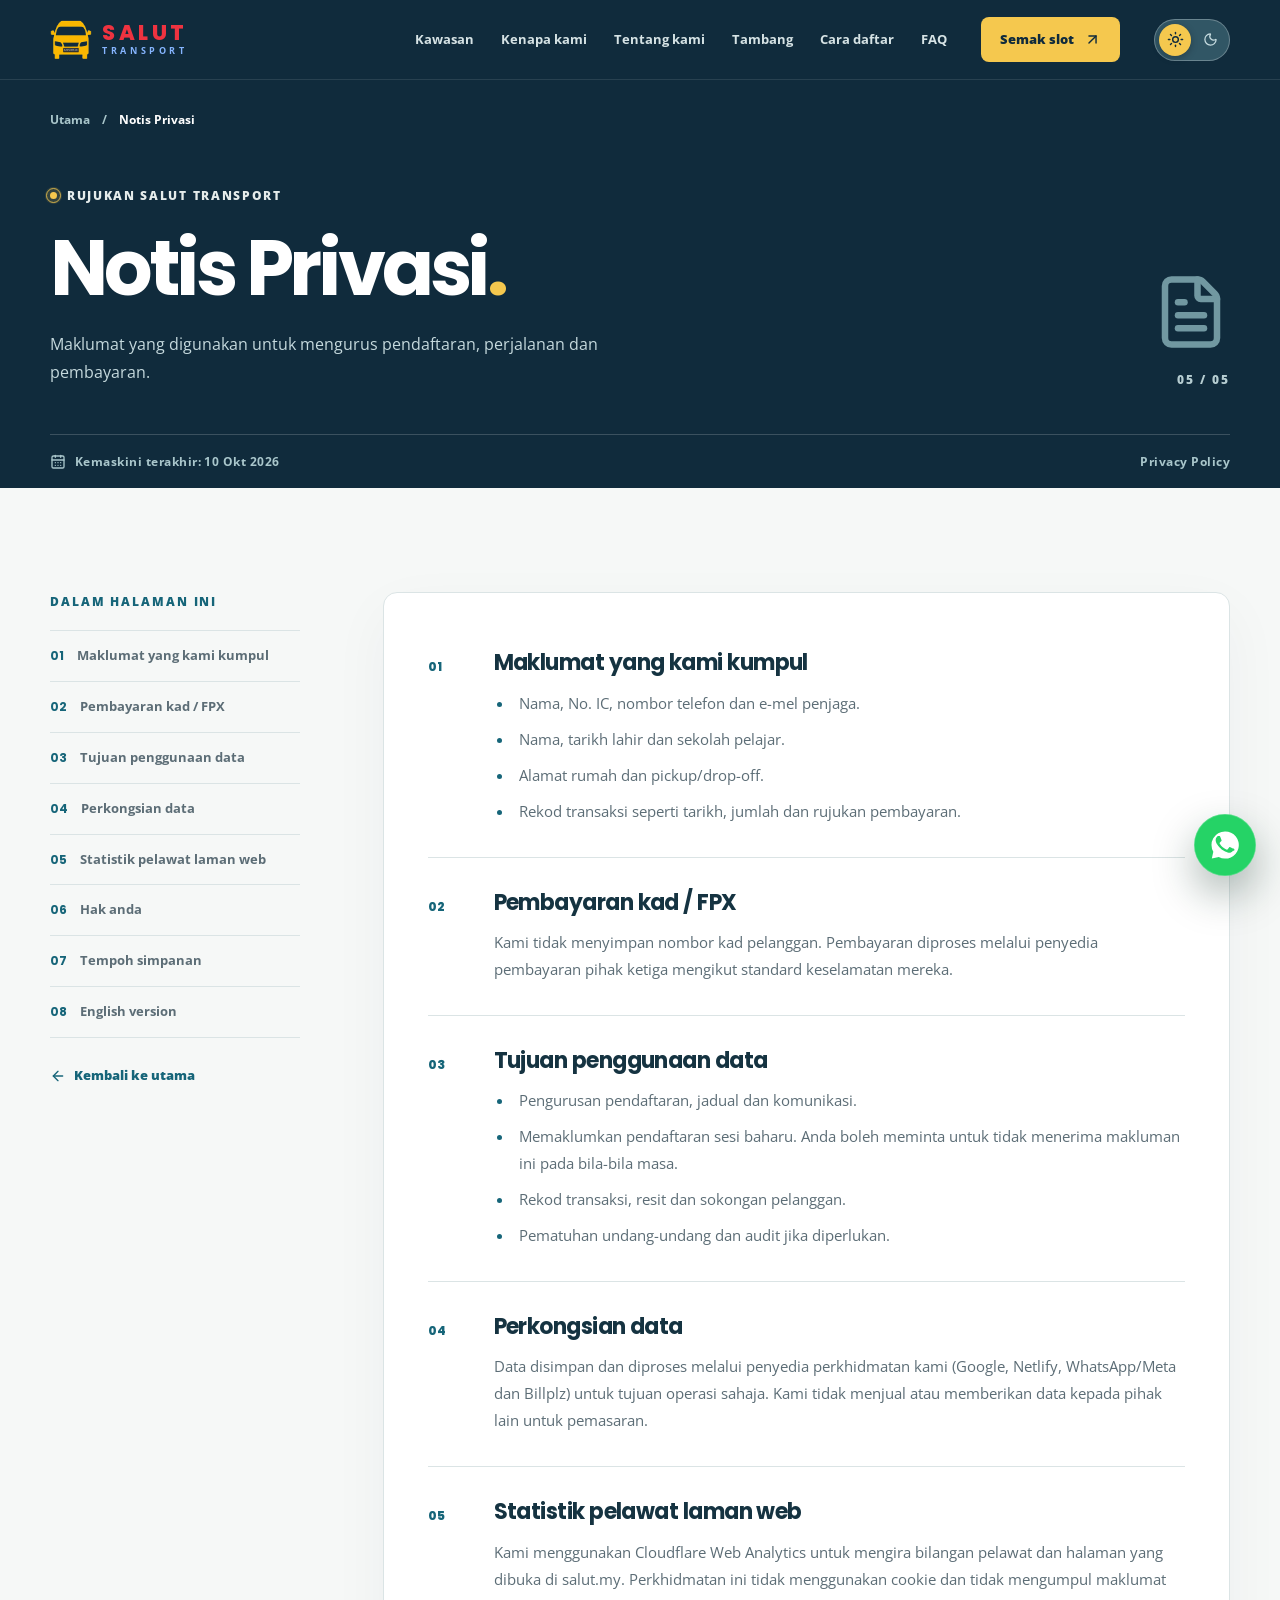
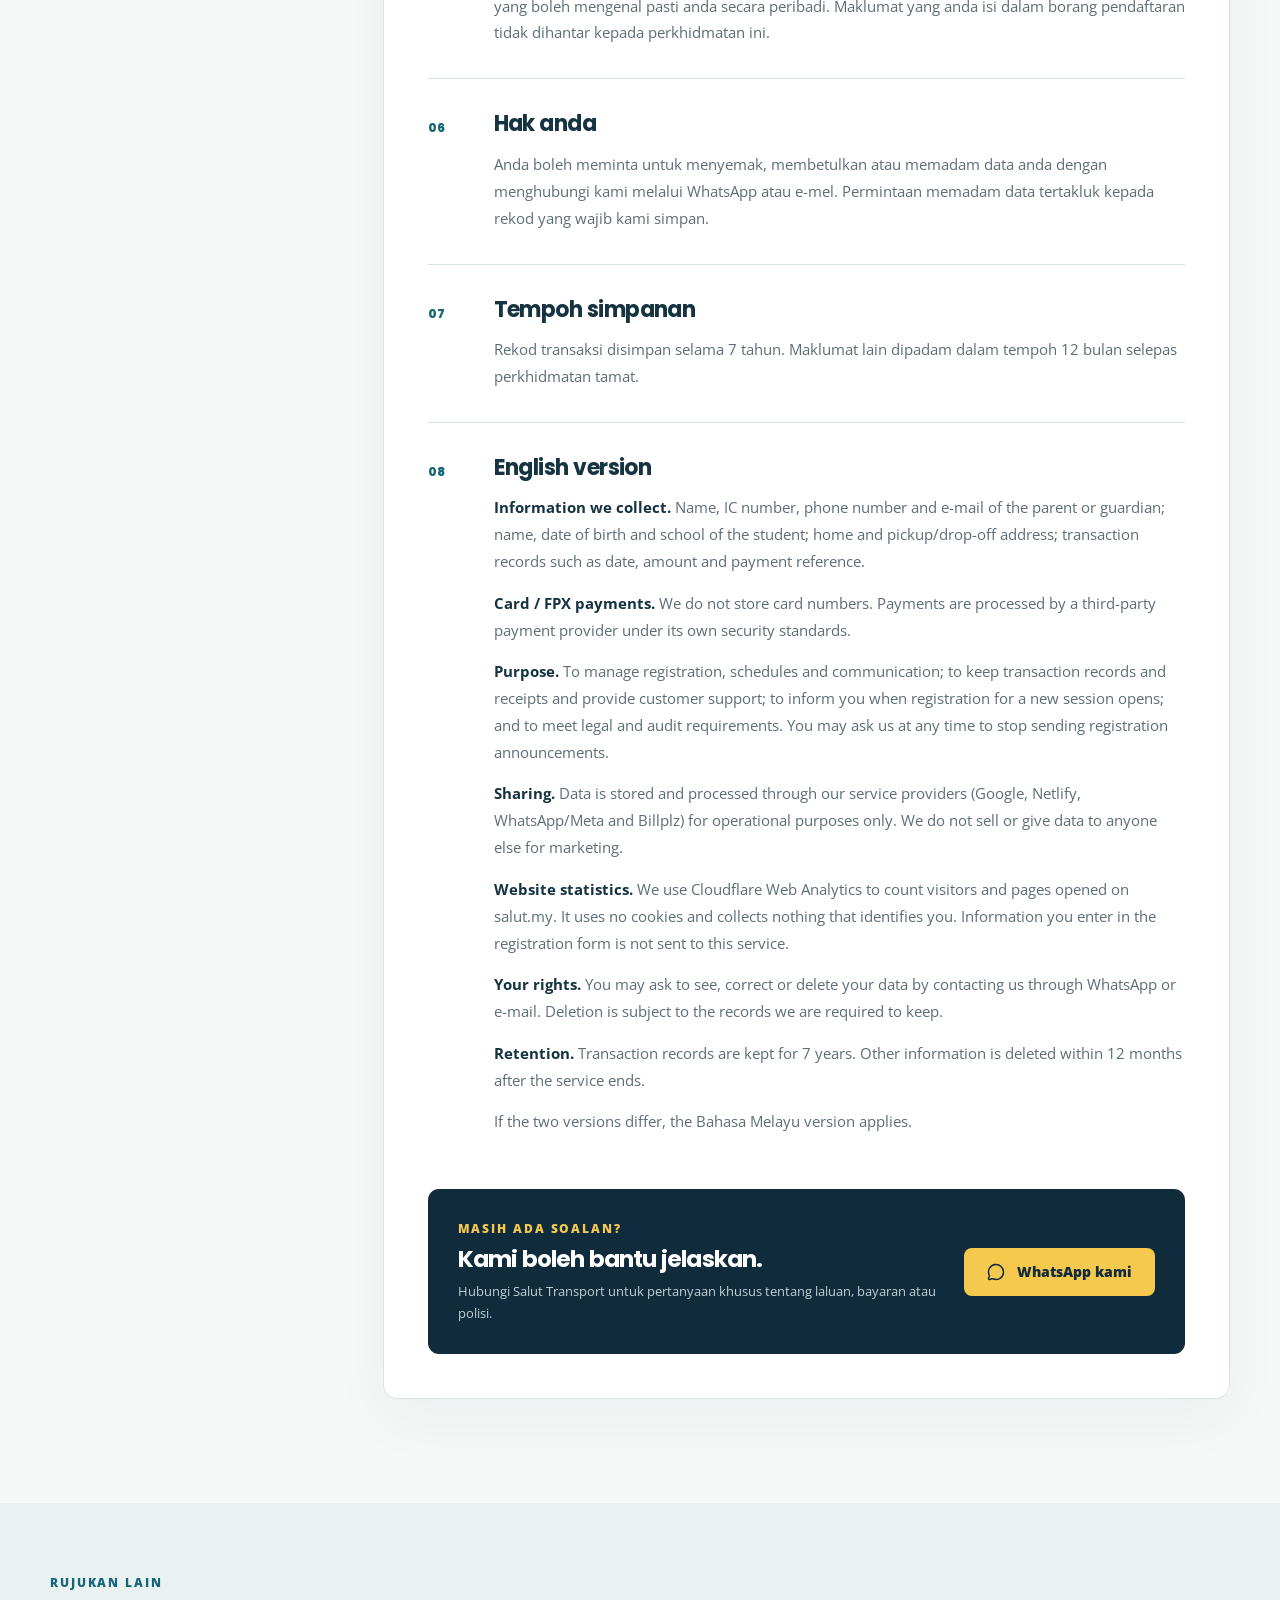
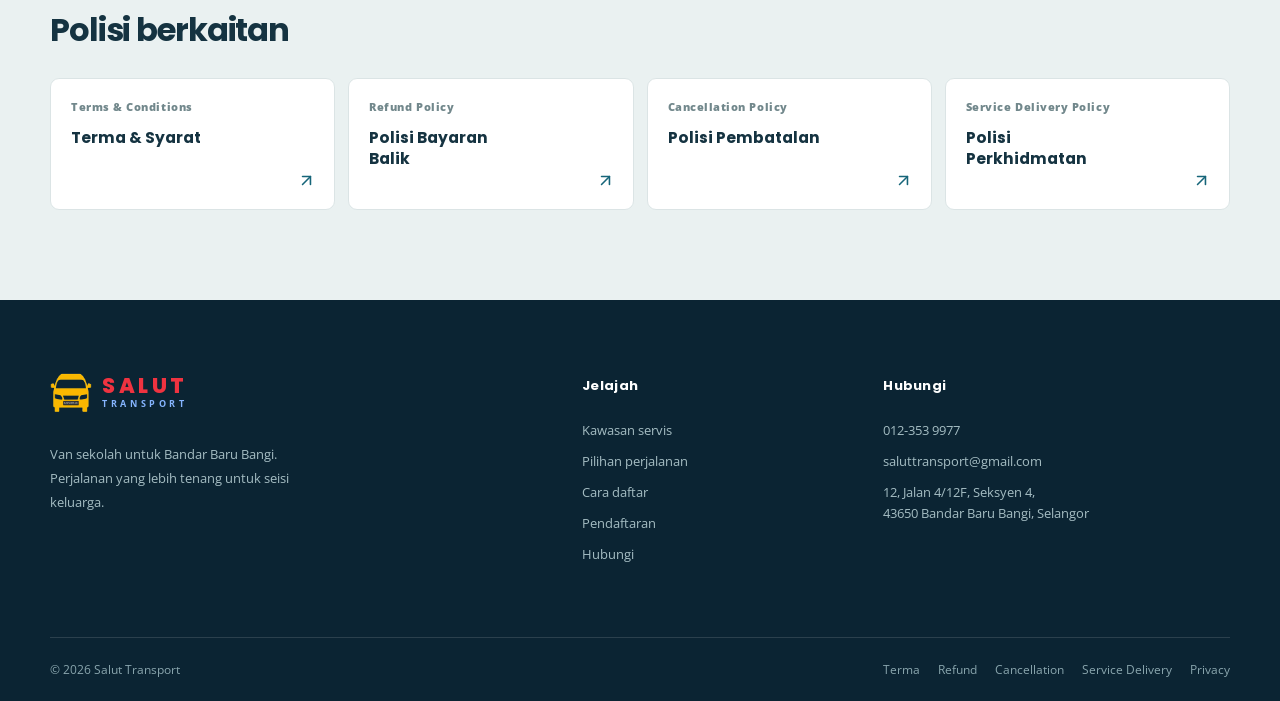
<file: privacy.html>
<!doctype html>
<html lang="ms">
<head>
  <meta charset="utf-8">
  <meta name="viewport" content="width=device-width, initial-scale=1">
  <title>Privacy Policy | Salut Transport</title>
  <meta name="theme-color" content="#07090c">
  <meta name="description" content="Notis privasi dan pengendalian data peribadi Salut Transport.">
  <link rel="canonical" href="https://salut.my/privacy">
  <meta property="og:type" content="website">
  <meta property="og:url" content="https://salut.my/privacy">
  <meta property="og:site_name" content="Salut Transport">
  <meta property="og:title" content="Privacy Policy | Salut Transport">
  <meta property="og:description" content="Notis privasi dan pengendalian data peribadi Salut Transport.">
  <meta property="og:image" content="https://salut.my/assets/og-image-2027.jpg">
  <link rel="manifest" href="site.webmanifest">
  <link rel="icon" type="image/png" sizes="32x32" href="assets/favicon-32.png">
  <link rel="icon" type="image/png" sizes="48x48" href="assets/favicon-48.png">
  <link rel="icon" type="image/png" sizes="192x192" href="assets/favicon-192.png">
  <link rel="apple-touch-icon" href="assets/apple-touch-icon.png">
  <link rel="preconnect" href="https://fonts.googleapis.com">
  <link rel="preconnect" href="https://fonts.gstatic.com" crossorigin>
  <link href="https://fonts.googleapis.com/css2?family=Open+Sans:wght@400;500;600;700;800&family=Poppins:wght@400;500;600;700;800&display=swap" rel="stylesheet">
    <script>
    (function(){
      try {
        var stored = localStorage.getItem('theme') || localStorage.getItem('salut-theme');
        var mode = stored === 'light' || stored === 'dark'
          ? stored
          : (window.matchMedia && window.matchMedia('(prefers-color-scheme: light)').matches ? 'light' : 'dark');
        document.documentElement.setAttribute('data-theme', mode);
      } catch (error) {
        document.documentElement.setAttribute('data-theme', 'dark');
      }
    })();
  </script>
  <link rel="stylesheet" href="style.css">
  <link rel="stylesheet" href="content-fixes.css">
  <link rel="stylesheet" href="go-live.css">
  <link rel="stylesheet" href="chrome.css">
  <link rel="stylesheet" href="policy.css">
</head>
<body>
<a class="st-skip" href="#main">Langkau ke kandungan</a>
<div class="st-site-chrome">
<header class="st-header">
  <div class="st-container st-header-inner">
    <a class="st-brand" href="index.html" aria-label="Salut Transport, halaman utama"><span class="st-brand-icon"><img src="assets/logo-128.png" alt="" width="42" height="42"></span><span class="st-brand-wordmark" aria-hidden="true"><b><span>S</span><span>A</span><span>L</span><span>U</span><span>T</span></b><small><span>T</span><span>R</span><span>A</span><span>N</span><span>S</span><span>P</span><span>O</span><span>R</span><span>T</span></small></span></a>
    <nav class="st-desktop-nav" aria-label="Navigasi utama"><a href="index.html#kawasan">Kawasan</a><a href="index.html#kenapa">Kenapa kami</a><a href="index.html#tentang">Tentang kami</a><a href="index.html#pakej">Tambang</a><a href="index.html#daftar">Cara daftar</a><a href="index.html#faq">FAQ</a></nav>
    <a class="st-header-cta" href="index.html#semakslot">Semak slot <svg class="st-icon" width="17" height="17" viewBox="0 0 24 24" aria-hidden="true"><path d="M7 7h10v10"/><path d="M7 17 17 7"/></svg></a>
    <button class="st-theme-toggle" type="button" role="switch" aria-label="Mod gelap" aria-checked="false" title="Tukar ke mod gelap"><span class="st-theme-track" aria-hidden="true"><svg class="st-icon st-track-sun" width="15" height="15" viewBox="0 0 24 24" aria-hidden="true"><circle cx="12" cy="12" r="4"/><path d="M12 2v2"/><path d="M12 20v2"/><path d="m4.93 4.93 1.41 1.41"/><path d="m17.66 17.66 1.41 1.41"/><path d="M2 12h2"/><path d="M20 12h2"/><path d="m6.34 17.66-1.41 1.41"/><path d="m19.07 4.93-1.41 1.41"/></svg><svg class="st-icon st-track-moon" width="15" height="15" viewBox="0 0 24 24" aria-hidden="true"><path d="M20.985 12.486a9 9 0 1 1-9.473-9.472c.405-.022.617.46.402.803a6 6 0 0 0 8.268 8.268c.344-.215.825-.004.803.401"/></svg><span class="st-theme-thumb"><svg class="st-icon st-thumb-sun" width="17" height="17" viewBox="0 0 24 24" aria-hidden="true"><circle cx="12" cy="12" r="4"/><path d="M12 2v2"/><path d="M12 20v2"/><path d="m4.93 4.93 1.41 1.41"/><path d="m17.66 17.66 1.41 1.41"/><path d="M2 12h2"/><path d="M20 12h2"/><path d="m6.34 17.66-1.41 1.41"/><path d="m19.07 4.93-1.41 1.41"/></svg><svg class="st-icon st-thumb-moon" width="17" height="17" viewBox="0 0 24 24" aria-hidden="true"><path d="M20.985 12.486a9 9 0 1 1-9.473-9.472c.405-.022.617.46.402.803a6 6 0 0 0 8.268 8.268c.344-.215.825-.004.803.401"/></svg></span></span></button>
    <button class="st-menu-button" type="button" aria-label="Buka menu" aria-expanded="false" aria-controls="st-mobile-menu"><i></i><i></i><i></i></button>
  </div>
</header>
</div>
<div class="st-backdrop" aria-hidden="true"></div>
<nav class="st-mobile-nav" id="st-mobile-menu" aria-label="Navigasi mudah alih" aria-hidden="true" inert>
  <div class="st-drawer-brand"><a class="st-brand" href="index.html" aria-label="Salut Transport, halaman utama"><span class="st-brand-icon"><img src="assets/logo-128.png" alt="" width="37" height="37"></span><span class="st-brand-wordmark" aria-hidden="true"><b><span>S</span><span>A</span><span>L</span><span>U</span><span>T</span></b><small><span>T</span><span>R</span><span>A</span><span>N</span><span>S</span><span>P</span><span>O</span><span>R</span><span>T</span></small></span></a></div>
  <a href="index.html#kawasan" style="transition-delay:50ms">Kawasan</a>
  <a href="index.html#kenapa" style="transition-delay:80ms">Kenapa kami</a>
  <a href="index.html#tentang" style="transition-delay:110ms">Tentang kami</a>
  <a href="index.html#pakej" style="transition-delay:140ms">Tambang</a>
  <a href="index.html#daftar" style="transition-delay:170ms">Cara daftar</a>
  <a href="index.html#faq" style="transition-delay:200ms">FAQ</a>
  <a href="pendaftaran.html" style="transition-delay:230ms">Pendaftaran</a>
  <a href="contact.html" style="transition-delay:260ms">Hubungi</a>
  <a class="st-drawer-cta" href="index.html#semakslot">Semak slot &amp; tambang</a>
  <p>Perjalanan sekolah yang lebih tenang.</p>
</nav>
<main id="main" class="st-sub">
  <section class="st-sub-hero">
    <div class="st-container">
      <nav class="st-breadcrumbs" aria-label="Jejak halaman"><a href="index.html">Utama</a><span aria-hidden="true">/</span><span aria-current="page">Notis Privasi</span></nav>
      <div class="st-sub-hero-grid">
        <div><span class="st-sub-eyebrow"><i></i> RUJUKAN SALUT TRANSPORT</span><h1>Notis Privasi<span>.</span></h1><p>Maklumat yang digunakan untuk mengurus pendaftaran, perjalanan dan pembayaran.</p></div>
        <div class="st-sub-hero-mark" aria-hidden="true"><svg class="st-icon" width="78" height="78" viewBox="0 0 24 24" stroke-width="1" aria-hidden="true"><path d="M6 22a2 2 0 0 1-2-2V4a2 2 0 0 1 2-2h8a2.4 2.4 0 0 1 1.704.706l3.588 3.588A2.4 2.4 0 0 1 20 8v12a2 2 0 0 1-2 2z"/><path d="M14 2v5a1 1 0 0 0 1 1h5"/><path d="M10 9H8"/><path d="M16 13H8"/><path d="M16 17H8"/></svg><span>05 / 05</span></div>
      </div>
      <div class="st-sub-meta"><span><svg class="st-icon" width="16" height="16" viewBox="0 0 24 24" stroke-width="2" aria-hidden="true"><path d="M8 2v3"/><path d="M16 2v3"/><rect x="3" y="3" width="18" height="18" rx="2"/><path d="M3 9h18"/><path d="M8 13h.01"/><path d="M12 13h.01"/><path d="M16 13h.01"/><path d="M8 17h.01"/><path d="M12 17h.01"/><path d="M16 17h.01"/></svg> Kemaskini terakhir: 10 Okt 2026</span><span lang="en">Privacy Policy</span></div>
    </div>
  </section>
  <section class="st-policy-body">
    <div class="st-container st-policy-layout">
      <aside class="st-policy-index">
        <span class="st-sub-kicker">DALAM HALAMAN INI</span>
        <nav aria-label="Kandungan Notis Privasi"><a href="#bahagian-1"><span>01</span>Maklumat yang kami kumpul</a><a href="#bahagian-2"><span>02</span>Pembayaran kad / FPX</a><a href="#bahagian-3"><span>03</span>Tujuan penggunaan data</a><a href="#bahagian-4"><span>04</span>Perkongsian data</a><a href="#bahagian-5"><span>05</span>Statistik pelawat laman web</a><a href="#bahagian-6"><span>06</span>Hak anda</a><a href="#bahagian-7"><span>07</span>Tempoh simpanan</a><a href="#bahagian-8"><span>08</span>English version</a></nav>
        <a class="st-policy-back" href="index.html"><svg class="st-icon" width="16" height="16" viewBox="0 0 24 24" stroke-width="2" aria-hidden="true"><path d="m12 19-7-7 7-7"/><path d="M19 12H5"/></svg> Kembali ke utama</a>
      </aside>
      <div class="st-policy-content">
        <article class="st-policy-section" id="bahagian-1"><span class="st-policy-number" aria-hidden="true">01</span><div><h2>Maklumat yang kami kumpul</h2><ul><li>Nama, No. IC, nombor telefon dan e-mel penjaga.</li><li>Nama, tarikh lahir dan sekolah pelajar.</li><li>Alamat rumah dan pickup/drop-off.</li><li>Rekod transaksi seperti tarikh, jumlah dan rujukan pembayaran.</li></ul></div></article>
        <article class="st-policy-section" id="bahagian-2"><span class="st-policy-number" aria-hidden="true">02</span><div><h2>Pembayaran kad / FPX</h2><p>Kami tidak menyimpan nombor kad pelanggan. Pembayaran diproses melalui penyedia pembayaran pihak ketiga mengikut standard keselamatan mereka.</p></div></article>
        <article class="st-policy-section" id="bahagian-3"><span class="st-policy-number" aria-hidden="true">03</span><div><h2>Tujuan penggunaan data</h2><ul><li>Pengurusan pendaftaran, jadual dan komunikasi.</li><li>Memaklumkan pendaftaran sesi baharu. Anda boleh meminta untuk tidak menerima makluman ini pada bila-bila masa.</li><li>Rekod transaksi, resit dan sokongan pelanggan.</li><li>Pematuhan undang-undang dan audit jika diperlukan.</li></ul></div></article>
        <article class="st-policy-section" id="bahagian-4"><span class="st-policy-number" aria-hidden="true">04</span><div><h2>Perkongsian data</h2><p>Data disimpan dan diproses melalui penyedia perkhidmatan kami (Google, Netlify, WhatsApp/Meta dan Billplz) untuk tujuan operasi sahaja. Kami tidak menjual atau memberikan data kepada pihak lain untuk pemasaran.</p></div></article>
        <article class="st-policy-section" id="bahagian-5"><span class="st-policy-number" aria-hidden="true">05</span><div><h2>Statistik pelawat laman web</h2><p>Kami menggunakan Cloudflare Web Analytics untuk mengira bilangan pelawat dan halaman yang dibuka di salut.my. Perkhidmatan ini tidak menggunakan cookie dan tidak mengumpul maklumat yang boleh mengenal pasti anda secara peribadi. Maklumat yang anda isi dalam borang pendaftaran tidak dihantar kepada perkhidmatan ini.</p></div></article>
        <article class="st-policy-section" id="bahagian-6"><span class="st-policy-number" aria-hidden="true">06</span><div><h2>Hak anda</h2><p>Anda boleh meminta untuk menyemak, membetulkan atau memadam data anda dengan menghubungi kami melalui WhatsApp atau e-mel. Permintaan memadam data tertakluk kepada rekod yang wajib kami simpan.</p></div></article>
        <article class="st-policy-section" id="bahagian-7"><span class="st-policy-number" aria-hidden="true">07</span><div><h2>Tempoh simpanan</h2><p>Rekod transaksi disimpan selama 7 tahun. Maklumat lain dipadam dalam tempoh 12 bulan selepas perkhidmatan tamat.</p></div></article>
        <article class="st-policy-section" id="bahagian-8" lang="en"><span class="st-policy-number" aria-hidden="true">08</span><div><h2>English version</h2><p><strong>Information we collect.</strong> Name, IC number, phone number and e-mail of the parent or guardian; name, date of birth and school of the student; home and pickup/drop-off address; transaction records such as date, amount and payment reference.</p><p><strong>Card / FPX payments.</strong> We do not store card numbers. Payments are processed by a third-party payment provider under its own security standards.</p><p><strong>Purpose.</strong> To manage registration, schedules and communication; to keep transaction records and receipts and provide customer support; to inform you when registration for a new session opens; and to meet legal and audit requirements. You may ask us at any time to stop sending registration announcements.</p><p><strong>Sharing.</strong> Data is stored and processed through our service providers (Google, Netlify, WhatsApp/Meta and Billplz) for operational purposes only. We do not sell or give data to anyone else for marketing.</p><p><strong>Website statistics.</strong> We use Cloudflare Web Analytics to count visitors and pages opened on salut.my. It uses no cookies and collects nothing that identifies you. Information you enter in the registration form is not sent to this service.</p><p><strong>Your rights.</strong> You may ask to see, correct or delete your data by contacting us through WhatsApp or e-mail. Deletion is subject to the records we are required to keep.</p><p><strong>Retention.</strong> Transaction records are kept for 7 years. Other information is deleted within 12 months after the service ends.</p><p>If the two versions differ, the Bahasa Melayu version applies.</p></div></article>
        <div class="st-policy-question">
          <div><span class="st-sub-kicker">MASIH ADA SOALAN?</span><h2>Kami boleh bantu jelaskan.</h2><p>Hubungi Salut Transport untuk pertanyaan khusus tentang laluan, bayaran atau polisi.</p></div>
          <a class="st-sub-button" href="https://wa.me/60123539977" target="_blank" rel="noopener noreferrer"><svg class="st-icon" width="18" height="18" viewBox="0 0 24 24" stroke-width="2" aria-hidden="true"><path d="M2.992 16.342a2 2 0 0 1 .094 1.167l-1.065 3.29a1 1 0 0 0 1.236 1.168l3.413-.998a2 2 0 0 1 1.099.092 10 10 0 1 0-4.777-4.719"/></svg> WhatsApp kami</a>
        </div>
      </div>
    </div>
  </section>
  <section class="st-related">
    <div class="st-container">
      <span class="st-sub-kicker">RUJUKAN LAIN</span>
      <h2>Polisi berkaitan</h2>
      <div class="st-related-grid">
          <a href="terms.html"><span>Terms &amp; Conditions</span><strong>Terma &amp; Syarat</strong><svg class="st-icon" width="19" height="19" viewBox="0 0 24 24" stroke-width="2" aria-hidden="true"><path d="M7 7h10v10"/><path d="M7 17 17 7"/></svg></a>
          <a href="refund.html"><span>Refund Policy</span><strong>Polisi Bayaran Balik</strong><svg class="st-icon" width="19" height="19" viewBox="0 0 24 24" stroke-width="2" aria-hidden="true"><path d="M7 7h10v10"/><path d="M7 17 17 7"/></svg></a>
          <a href="cancellation.html"><span>Cancellation Policy</span><strong>Polisi Pembatalan</strong><svg class="st-icon" width="19" height="19" viewBox="0 0 24 24" stroke-width="2" aria-hidden="true"><path d="M7 7h10v10"/><path d="M7 17 17 7"/></svg></a>
          <a href="service-delivery.html"><span>Service Delivery Policy</span><strong>Polisi Perkhidmatan</strong><svg class="st-icon" width="19" height="19" viewBox="0 0 24 24" stroke-width="2" aria-hidden="true"><path d="M7 7h10v10"/><path d="M7 17 17 7"/></svg></a>
      </div>
    </div>
  </section>
</main>
<a class="whatsappBox" href="https://wa.me/60123539977" target="_blank" rel="noopener" aria-label="WhatsApp Salut Transport">WhatsApp kami</a>
<footer class="st-footer">
  <div class="st-container st-footer-grid">
    <div><a class="st-brand" href="index.html" aria-label="Salut Transport, halaman utama"><span class="st-brand-icon"><img src="assets/logo-128.png" alt="" width="42" height="42"></span><span class="st-brand-wordmark" aria-hidden="true"><b><span>S</span><span>A</span><span>L</span><span>U</span><span>T</span></b><small><span>T</span><span>R</span><span>A</span><span>N</span><span>S</span><span>P</span><span>O</span><span>R</span><span>T</span></small></span></a><p>Van sekolah untuk Bandar Baru Bangi. Perjalanan yang lebih tenang untuk seisi keluarga.</p></div>
    <div><h3>Jelajah</h3><a href="index.html#kawasan">Kawasan servis</a><a href="index.html#pakej">Pilihan perjalanan</a><a href="index.html#daftar">Cara daftar</a><a href="pendaftaran.html">Pendaftaran</a><a href="contact.html">Hubungi</a></div>
    <div><h3>Hubungi</h3><a href="tel:+60123539977">012-353 9977</a><a href="mailto:saluttransport@gmail.com">saluttransport@gmail.com</a><span>12, Jalan 4/12F, Seksyen 4,<br>43650 Bandar Baru Bangi, Selangor</span></div>
  </div>
  <div class="st-container st-footer-bottom">
    <span>&copy; <span id="y">2026</span> Salut Transport</span>
    <div><a href="terms.html">Terma</a><a href="refund.html">Refund</a><a href="cancellation.html">Cancellation</a><a href="service-delivery.html">Service Delivery</a><a href="privacy.html">Privacy</a></div>
  </div>
</footer>
<script>document.getElementById('y').textContent = new Date().getFullYear();</script>
<script src="site.js" defer></script>
<!-- Cloudflare Web Analytics: page views only, no cookies (see privacy.html section 05). -->
<script type="module" src="https://static.cloudflareinsights.com/beacon.min.js" data-cf-beacon='{"token": "a352da318dfb408a94f0da8d7d8d1af4"}'></script>
</body>
</html>
</file>
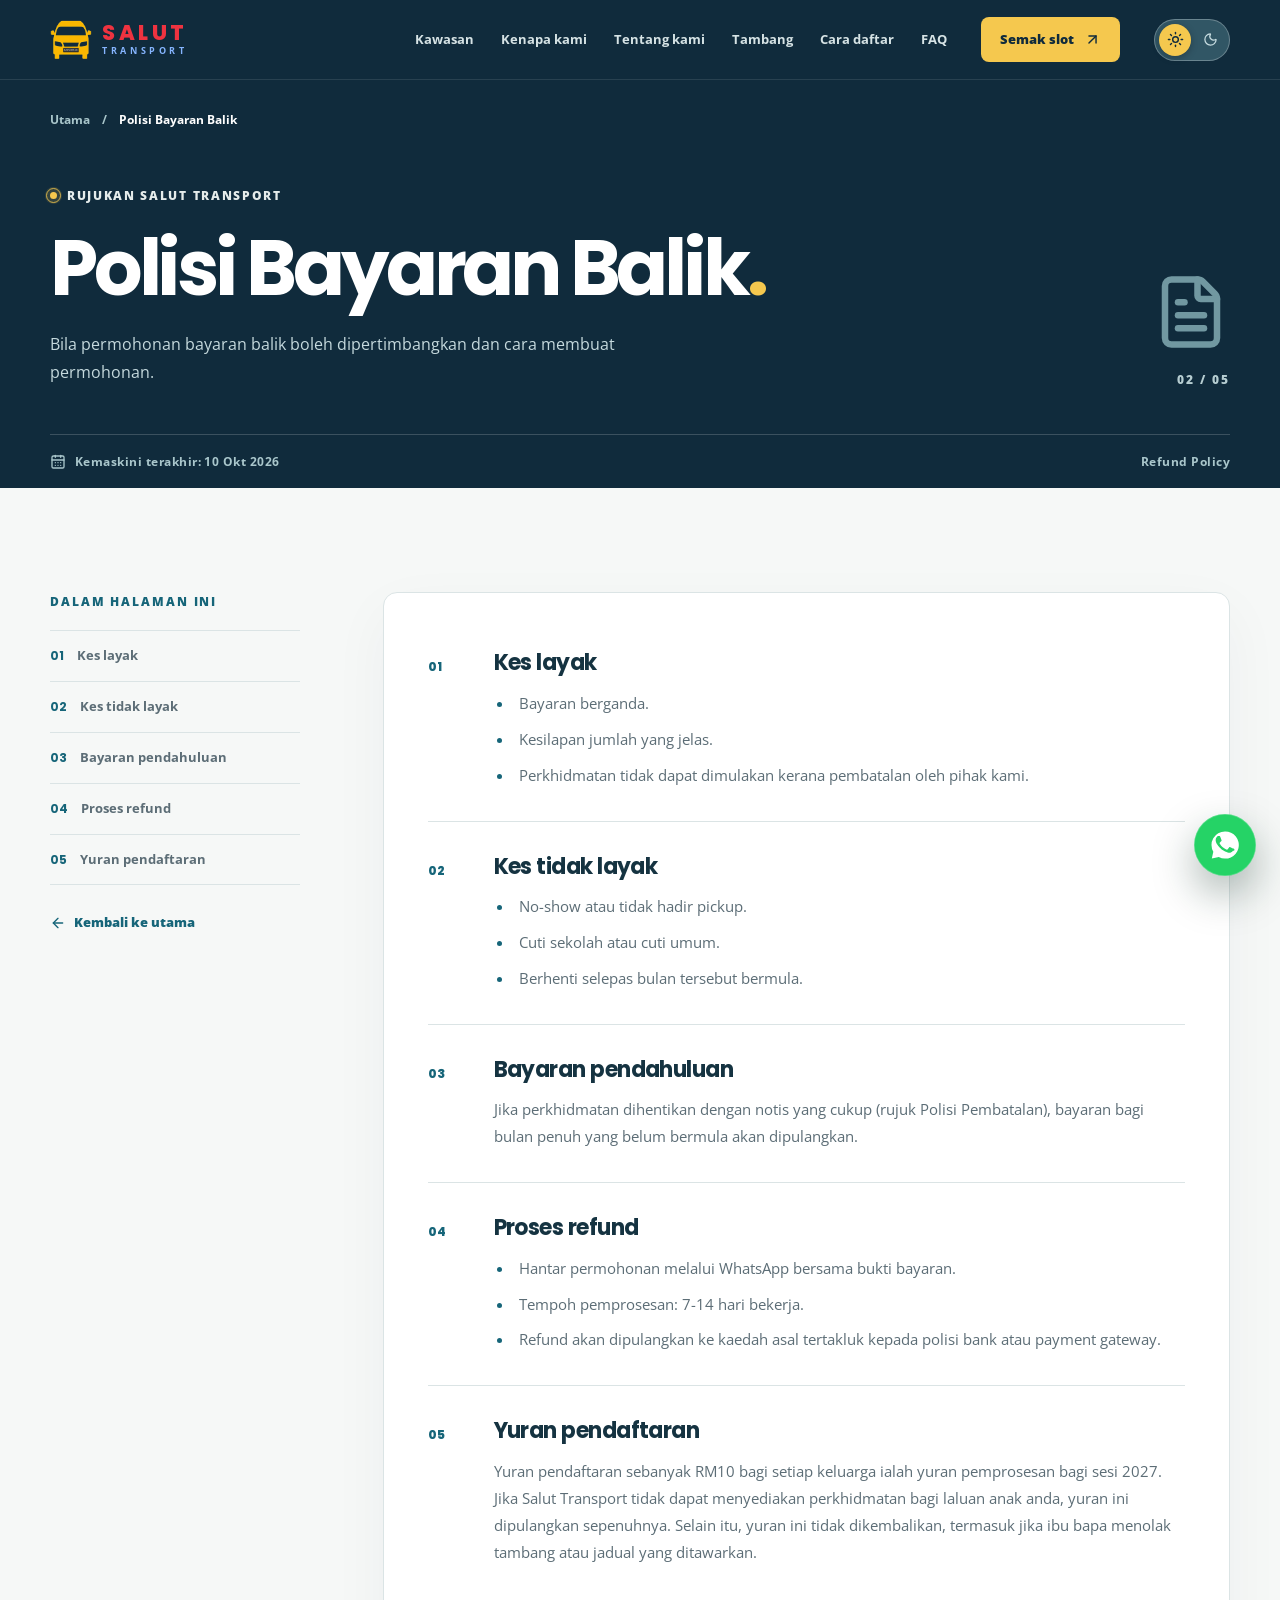
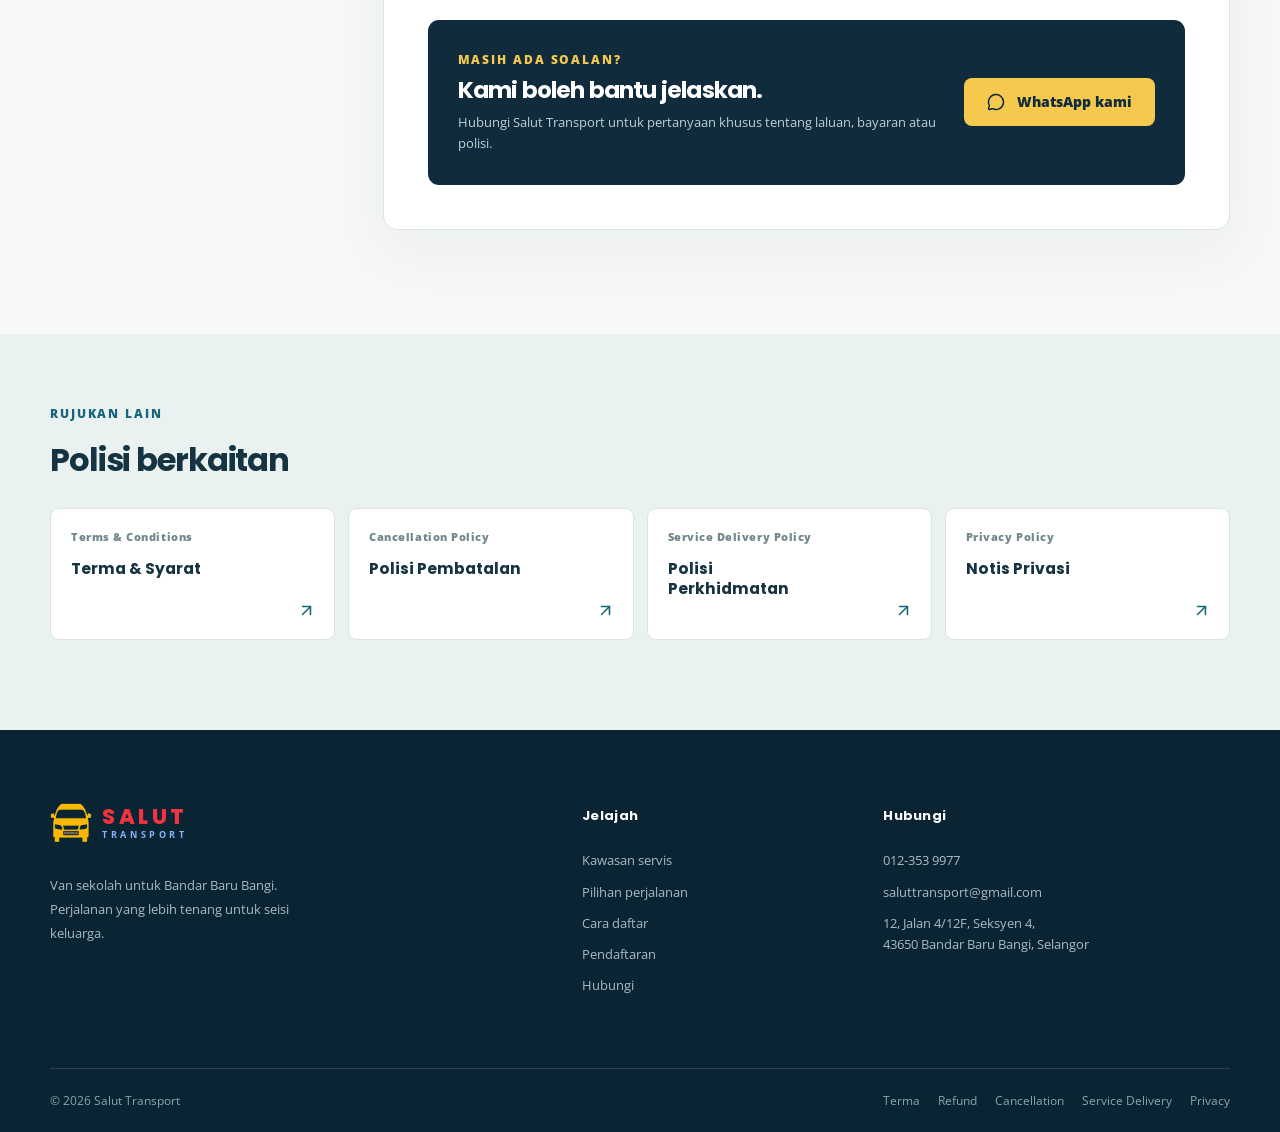
<file: refund.html>
<!doctype html>
<html lang="ms">
<head>
  <meta charset="utf-8">
  <meta name="viewport" content="width=device-width, initial-scale=1">
  <title>Refund Policy | Salut Transport</title>
  <meta name="theme-color" content="#07090c">
  <meta name="description" content="Polisi bayaran balik (refund) perkhidmatan van sekolah Salut Transport.">
  <link rel="canonical" href="https://salut.my/refund">
  <meta property="og:type" content="website">
  <meta property="og:url" content="https://salut.my/refund">
  <meta property="og:site_name" content="Salut Transport">
  <meta property="og:title" content="Refund Policy | Salut Transport">
  <meta property="og:description" content="Polisi bayaran balik (refund) perkhidmatan van sekolah Salut Transport.">
  <meta property="og:image" content="https://salut.my/assets/og-image-2027.jpg">
  <link rel="manifest" href="site.webmanifest">
  <link rel="icon" type="image/png" sizes="32x32" href="assets/favicon-32.png">
  <link rel="icon" type="image/png" sizes="48x48" href="assets/favicon-48.png">
  <link rel="icon" type="image/png" sizes="192x192" href="assets/favicon-192.png">
  <link rel="apple-touch-icon" href="assets/apple-touch-icon.png">
  <link rel="preconnect" href="https://fonts.googleapis.com">
  <link rel="preconnect" href="https://fonts.gstatic.com" crossorigin>
  <link href="https://fonts.googleapis.com/css2?family=Open+Sans:wght@400;500;600;700;800&family=Poppins:wght@400;500;600;700;800&display=swap" rel="stylesheet">
    <script>
    (function(){
      try {
        var stored = localStorage.getItem('theme') || localStorage.getItem('salut-theme');
        var mode = stored === 'light' || stored === 'dark'
          ? stored
          : (window.matchMedia && window.matchMedia('(prefers-color-scheme: light)').matches ? 'light' : 'dark');
        document.documentElement.setAttribute('data-theme', mode);
      } catch (error) {
        document.documentElement.setAttribute('data-theme', 'dark');
      }
    })();
  </script>
  <link rel="stylesheet" href="style.css">
  <link rel="stylesheet" href="content-fixes.css">
  <link rel="stylesheet" href="go-live.css">
  <link rel="stylesheet" href="chrome.css">
  <link rel="stylesheet" href="policy.css">
</head>
<body>
<a class="st-skip" href="#main">Langkau ke kandungan</a>
<div class="st-site-chrome">
<header class="st-header">
  <div class="st-container st-header-inner">
    <a class="st-brand" href="index.html" aria-label="Salut Transport, halaman utama"><span class="st-brand-icon"><img src="assets/logo-128.png" alt="" width="42" height="42"></span><span class="st-brand-wordmark" aria-hidden="true"><b><span>S</span><span>A</span><span>L</span><span>U</span><span>T</span></b><small><span>T</span><span>R</span><span>A</span><span>N</span><span>S</span><span>P</span><span>O</span><span>R</span><span>T</span></small></span></a>
    <nav class="st-desktop-nav" aria-label="Navigasi utama"><a href="index.html#kawasan">Kawasan</a><a href="index.html#kenapa">Kenapa kami</a><a href="index.html#tentang">Tentang kami</a><a href="index.html#pakej">Tambang</a><a href="index.html#daftar">Cara daftar</a><a href="index.html#faq">FAQ</a></nav>
    <a class="st-header-cta" href="index.html#semakslot">Semak slot <svg class="st-icon" width="17" height="17" viewBox="0 0 24 24" aria-hidden="true"><path d="M7 7h10v10"/><path d="M7 17 17 7"/></svg></a>
    <button class="st-theme-toggle" type="button" role="switch" aria-label="Mod gelap" aria-checked="false" title="Tukar ke mod gelap"><span class="st-theme-track" aria-hidden="true"><svg class="st-icon st-track-sun" width="15" height="15" viewBox="0 0 24 24" aria-hidden="true"><circle cx="12" cy="12" r="4"/><path d="M12 2v2"/><path d="M12 20v2"/><path d="m4.93 4.93 1.41 1.41"/><path d="m17.66 17.66 1.41 1.41"/><path d="M2 12h2"/><path d="M20 12h2"/><path d="m6.34 17.66-1.41 1.41"/><path d="m19.07 4.93-1.41 1.41"/></svg><svg class="st-icon st-track-moon" width="15" height="15" viewBox="0 0 24 24" aria-hidden="true"><path d="M20.985 12.486a9 9 0 1 1-9.473-9.472c.405-.022.617.46.402.803a6 6 0 0 0 8.268 8.268c.344-.215.825-.004.803.401"/></svg><span class="st-theme-thumb"><svg class="st-icon st-thumb-sun" width="17" height="17" viewBox="0 0 24 24" aria-hidden="true"><circle cx="12" cy="12" r="4"/><path d="M12 2v2"/><path d="M12 20v2"/><path d="m4.93 4.93 1.41 1.41"/><path d="m17.66 17.66 1.41 1.41"/><path d="M2 12h2"/><path d="M20 12h2"/><path d="m6.34 17.66-1.41 1.41"/><path d="m19.07 4.93-1.41 1.41"/></svg><svg class="st-icon st-thumb-moon" width="17" height="17" viewBox="0 0 24 24" aria-hidden="true"><path d="M20.985 12.486a9 9 0 1 1-9.473-9.472c.405-.022.617.46.402.803a6 6 0 0 0 8.268 8.268c.344-.215.825-.004.803.401"/></svg></span></span></button>
    <button class="st-menu-button" type="button" aria-label="Buka menu" aria-expanded="false" aria-controls="st-mobile-menu"><i></i><i></i><i></i></button>
  </div>
</header>
</div>
<div class="st-backdrop" aria-hidden="true"></div>
<nav class="st-mobile-nav" id="st-mobile-menu" aria-label="Navigasi mudah alih" aria-hidden="true" inert>
  <div class="st-drawer-brand"><a class="st-brand" href="index.html" aria-label="Salut Transport, halaman utama"><span class="st-brand-icon"><img src="assets/logo-128.png" alt="" width="37" height="37"></span><span class="st-brand-wordmark" aria-hidden="true"><b><span>S</span><span>A</span><span>L</span><span>U</span><span>T</span></b><small><span>T</span><span>R</span><span>A</span><span>N</span><span>S</span><span>P</span><span>O</span><span>R</span><span>T</span></small></span></a></div>
  <a href="index.html#kawasan" style="transition-delay:50ms">Kawasan</a>
  <a href="index.html#kenapa" style="transition-delay:80ms">Kenapa kami</a>
  <a href="index.html#tentang" style="transition-delay:110ms">Tentang kami</a>
  <a href="index.html#pakej" style="transition-delay:140ms">Tambang</a>
  <a href="index.html#daftar" style="transition-delay:170ms">Cara daftar</a>
  <a href="index.html#faq" style="transition-delay:200ms">FAQ</a>
  <a href="pendaftaran.html" style="transition-delay:230ms">Pendaftaran</a>
  <a href="contact.html" style="transition-delay:260ms">Hubungi</a>
  <a class="st-drawer-cta" href="index.html#semakslot">Semak slot &amp; tambang</a>
  <p>Perjalanan sekolah yang lebih tenang.</p>
</nav>
<main id="main" class="st-sub">
  <section class="st-sub-hero">
    <div class="st-container">
      <nav class="st-breadcrumbs" aria-label="Jejak halaman"><a href="index.html">Utama</a><span aria-hidden="true">/</span><span aria-current="page">Polisi Bayaran Balik</span></nav>
      <div class="st-sub-hero-grid">
        <div><span class="st-sub-eyebrow"><i></i> RUJUKAN SALUT TRANSPORT</span><h1>Polisi Bayaran Balik<span>.</span></h1><p>Bila permohonan bayaran balik boleh dipertimbangkan dan cara membuat permohonan.</p></div>
        <div class="st-sub-hero-mark" aria-hidden="true"><svg class="st-icon" width="78" height="78" viewBox="0 0 24 24" stroke-width="1" aria-hidden="true"><path d="M6 22a2 2 0 0 1-2-2V4a2 2 0 0 1 2-2h8a2.4 2.4 0 0 1 1.704.706l3.588 3.588A2.4 2.4 0 0 1 20 8v12a2 2 0 0 1-2 2z"/><path d="M14 2v5a1 1 0 0 0 1 1h5"/><path d="M10 9H8"/><path d="M16 13H8"/><path d="M16 17H8"/></svg><span>02 / 05</span></div>
      </div>
      <div class="st-sub-meta"><span><svg class="st-icon" width="16" height="16" viewBox="0 0 24 24" stroke-width="2" aria-hidden="true"><path d="M8 2v3"/><path d="M16 2v3"/><rect x="3" y="3" width="18" height="18" rx="2"/><path d="M3 9h18"/><path d="M8 13h.01"/><path d="M12 13h.01"/><path d="M16 13h.01"/><path d="M8 17h.01"/><path d="M12 17h.01"/><path d="M16 17h.01"/></svg> Kemaskini terakhir: 10 Okt 2026</span><span lang="en">Refund Policy</span></div>
    </div>
  </section>
  <section class="st-policy-body">
    <div class="st-container st-policy-layout">
      <aside class="st-policy-index">
        <span class="st-sub-kicker">DALAM HALAMAN INI</span>
        <nav aria-label="Kandungan Polisi Bayaran Balik"><a href="#bahagian-1"><span>01</span>Kes layak</a><a href="#bahagian-2"><span>02</span>Kes tidak layak</a><a href="#bahagian-3"><span>03</span>Bayaran pendahuluan</a><a href="#bahagian-4"><span>04</span>Proses refund</a><a href="#bahagian-5"><span>05</span>Yuran pendaftaran</a></nav>
        <a class="st-policy-back" href="index.html"><svg class="st-icon" width="16" height="16" viewBox="0 0 24 24" stroke-width="2" aria-hidden="true"><path d="m12 19-7-7 7-7"/><path d="M19 12H5"/></svg> Kembali ke utama</a>
      </aside>
      <div class="st-policy-content">
        <article class="st-policy-section" id="bahagian-1"><span class="st-policy-number" aria-hidden="true">01</span><div><h2>Kes layak</h2><ul><li>Bayaran berganda.</li><li>Kesilapan jumlah yang jelas.</li><li>Perkhidmatan tidak dapat dimulakan kerana pembatalan oleh pihak kami.</li></ul></div></article>
        <article class="st-policy-section" id="bahagian-2"><span class="st-policy-number" aria-hidden="true">02</span><div><h2>Kes tidak layak</h2><ul><li>No-show atau tidak hadir pickup.</li><li>Cuti sekolah atau cuti umum.</li><li>Berhenti selepas bulan tersebut bermula.</li></ul></div></article>
        <article class="st-policy-section" id="bahagian-3"><span class="st-policy-number" aria-hidden="true">03</span><div><h2>Bayaran pendahuluan</h2><p>Jika perkhidmatan dihentikan dengan notis yang cukup (rujuk <a href="cancellation.html">Polisi Pembatalan</a>), bayaran bagi bulan penuh yang belum bermula akan dipulangkan.</p></div></article>
        <article class="st-policy-section" id="bahagian-4"><span class="st-policy-number" aria-hidden="true">04</span><div><h2>Proses refund</h2><ul><li>Hantar permohonan melalui WhatsApp bersama bukti bayaran.</li><li>Tempoh pemprosesan: 7-14 hari bekerja.</li><li>Refund akan dipulangkan ke kaedah asal tertakluk kepada polisi bank atau payment gateway.</li></ul></div></article>
        <article class="st-policy-section" id="bahagian-5"><span class="st-policy-number" aria-hidden="true">05</span><div><h2>Yuran pendaftaran</h2><p>Yuran pendaftaran sebanyak RM10 bagi setiap keluarga ialah yuran pemprosesan bagi sesi 2027. Jika Salut Transport tidak dapat menyediakan perkhidmatan bagi laluan anak anda, yuran ini dipulangkan sepenuhnya. Selain itu, yuran ini tidak dikembalikan, termasuk jika ibu bapa menolak tambang atau jadual yang ditawarkan.</p></div></article>
        <div class="st-policy-question">
          <div><span class="st-sub-kicker">MASIH ADA SOALAN?</span><h2>Kami boleh bantu jelaskan.</h2><p>Hubungi Salut Transport untuk pertanyaan khusus tentang laluan, bayaran atau polisi.</p></div>
          <a class="st-sub-button" href="https://wa.me/60123539977" target="_blank" rel="noopener noreferrer"><svg class="st-icon" width="18" height="18" viewBox="0 0 24 24" stroke-width="2" aria-hidden="true"><path d="M2.992 16.342a2 2 0 0 1 .094 1.167l-1.065 3.29a1 1 0 0 0 1.236 1.168l3.413-.998a2 2 0 0 1 1.099.092 10 10 0 1 0-4.777-4.719"/></svg> WhatsApp kami</a>
        </div>
      </div>
    </div>
  </section>
  <section class="st-related">
    <div class="st-container">
      <span class="st-sub-kicker">RUJUKAN LAIN</span>
      <h2>Polisi berkaitan</h2>
      <div class="st-related-grid">
          <a href="terms.html"><span>Terms &amp; Conditions</span><strong>Terma &amp; Syarat</strong><svg class="st-icon" width="19" height="19" viewBox="0 0 24 24" stroke-width="2" aria-hidden="true"><path d="M7 7h10v10"/><path d="M7 17 17 7"/></svg></a>
          <a href="cancellation.html"><span>Cancellation Policy</span><strong>Polisi Pembatalan</strong><svg class="st-icon" width="19" height="19" viewBox="0 0 24 24" stroke-width="2" aria-hidden="true"><path d="M7 7h10v10"/><path d="M7 17 17 7"/></svg></a>
          <a href="service-delivery.html"><span>Service Delivery Policy</span><strong>Polisi Perkhidmatan</strong><svg class="st-icon" width="19" height="19" viewBox="0 0 24 24" stroke-width="2" aria-hidden="true"><path d="M7 7h10v10"/><path d="M7 17 17 7"/></svg></a>
          <a href="privacy.html"><span>Privacy Policy</span><strong>Notis Privasi</strong><svg class="st-icon" width="19" height="19" viewBox="0 0 24 24" stroke-width="2" aria-hidden="true"><path d="M7 7h10v10"/><path d="M7 17 17 7"/></svg></a>
      </div>
    </div>
  </section>
</main>
<a class="whatsappBox" href="https://wa.me/60123539977" target="_blank" rel="noopener" aria-label="WhatsApp Salut Transport">WhatsApp kami</a>
<footer class="st-footer">
  <div class="st-container st-footer-grid">
    <div><a class="st-brand" href="index.html" aria-label="Salut Transport, halaman utama"><span class="st-brand-icon"><img src="assets/logo-128.png" alt="" width="42" height="42"></span><span class="st-brand-wordmark" aria-hidden="true"><b><span>S</span><span>A</span><span>L</span><span>U</span><span>T</span></b><small><span>T</span><span>R</span><span>A</span><span>N</span><span>S</span><span>P</span><span>O</span><span>R</span><span>T</span></small></span></a><p>Van sekolah untuk Bandar Baru Bangi. Perjalanan yang lebih tenang untuk seisi keluarga.</p></div>
    <div><h3>Jelajah</h3><a href="index.html#kawasan">Kawasan servis</a><a href="index.html#pakej">Pilihan perjalanan</a><a href="index.html#daftar">Cara daftar</a><a href="pendaftaran.html">Pendaftaran</a><a href="contact.html">Hubungi</a></div>
    <div><h3>Hubungi</h3><a href="tel:+60123539977">012-353 9977</a><a href="mailto:saluttransport@gmail.com">saluttransport@gmail.com</a><span>12, Jalan 4/12F, Seksyen 4,<br>43650 Bandar Baru Bangi, Selangor</span></div>
  </div>
  <div class="st-container st-footer-bottom">
    <span>&copy; <span id="y">2026</span> Salut Transport</span>
    <div><a href="terms.html">Terma</a><a href="refund.html">Refund</a><a href="cancellation.html">Cancellation</a><a href="service-delivery.html">Service Delivery</a><a href="privacy.html">Privacy</a></div>
  </div>
</footer>
<script>document.getElementById('y').textContent = new Date().getFullYear();</script>
<script src="site.js" defer></script>
<!-- Cloudflare Web Analytics: page views only, no cookies (see privacy.html section 05). -->
<script type="module" src="https://static.cloudflareinsights.com/beacon.min.js" data-cf-beacon='{"token": "a352da318dfb408a94f0da8d7d8d1af4"}'></script>
</body>
</html>
</file>
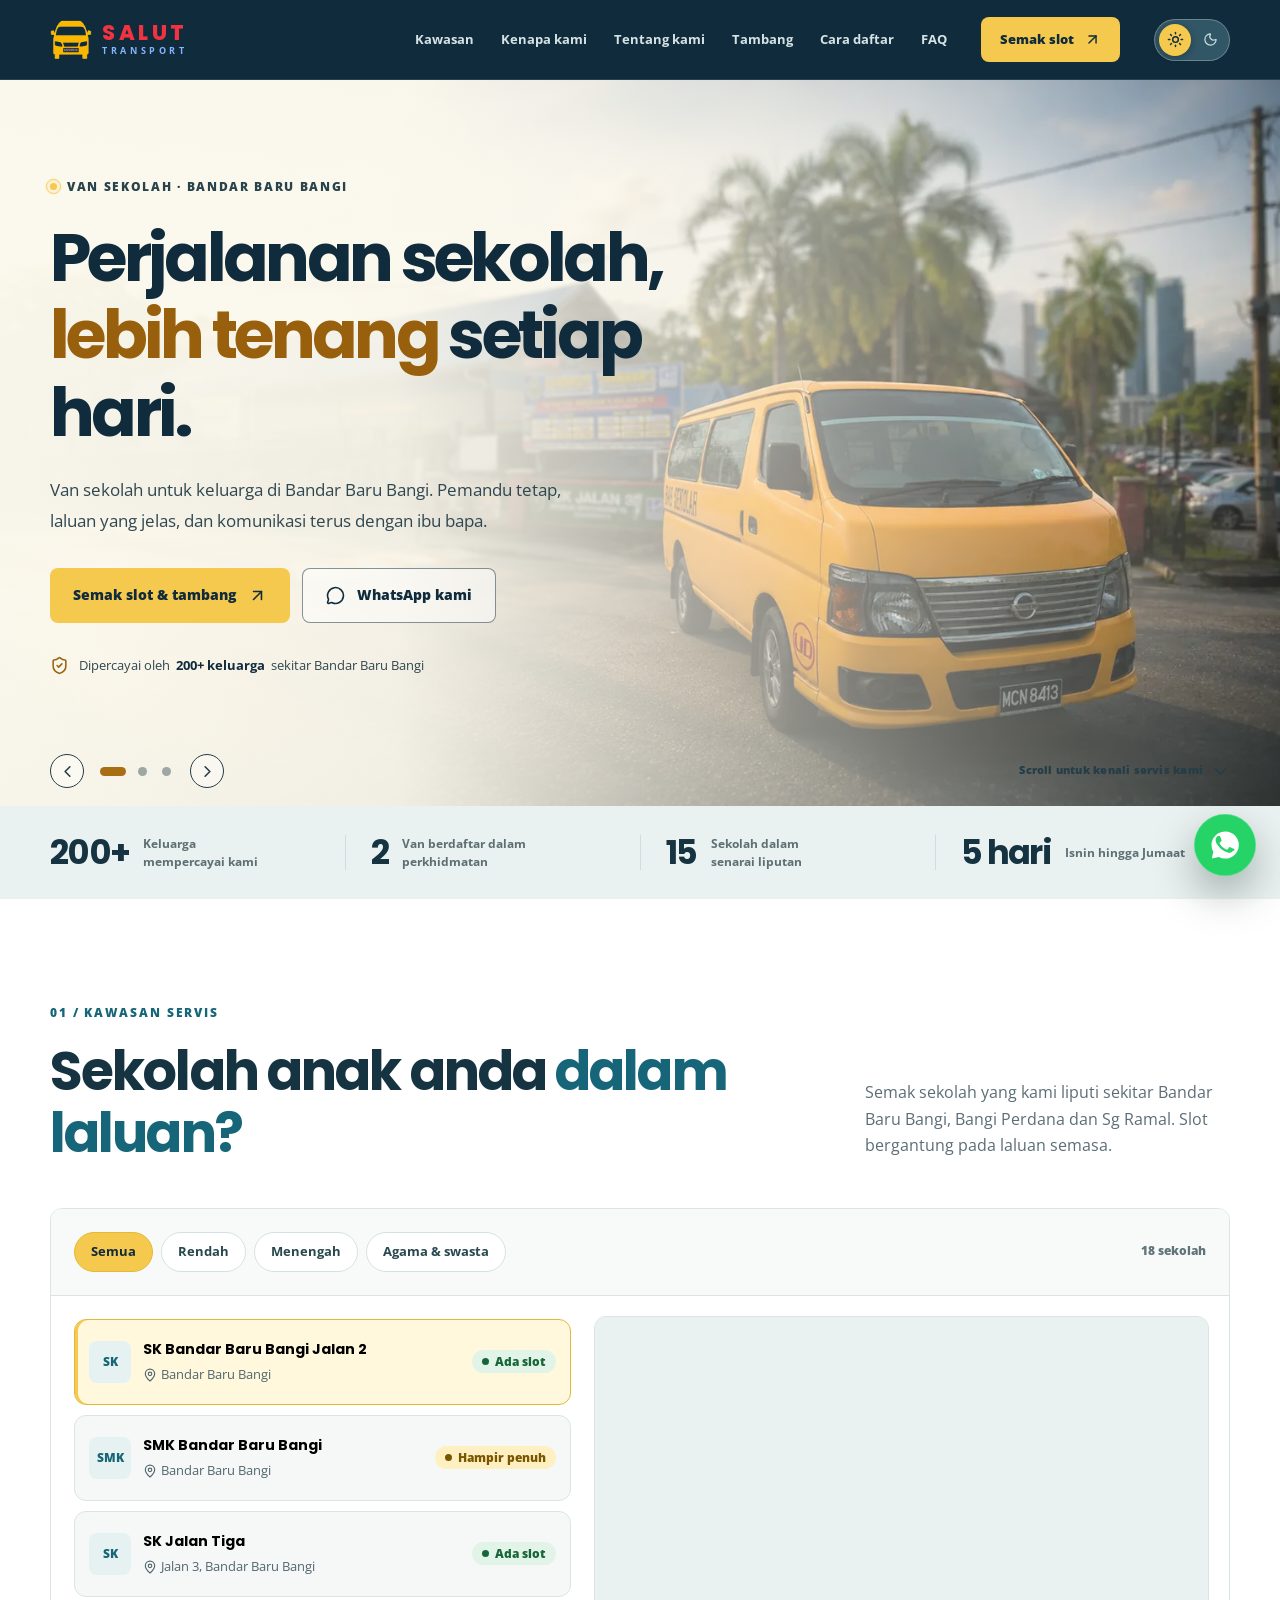
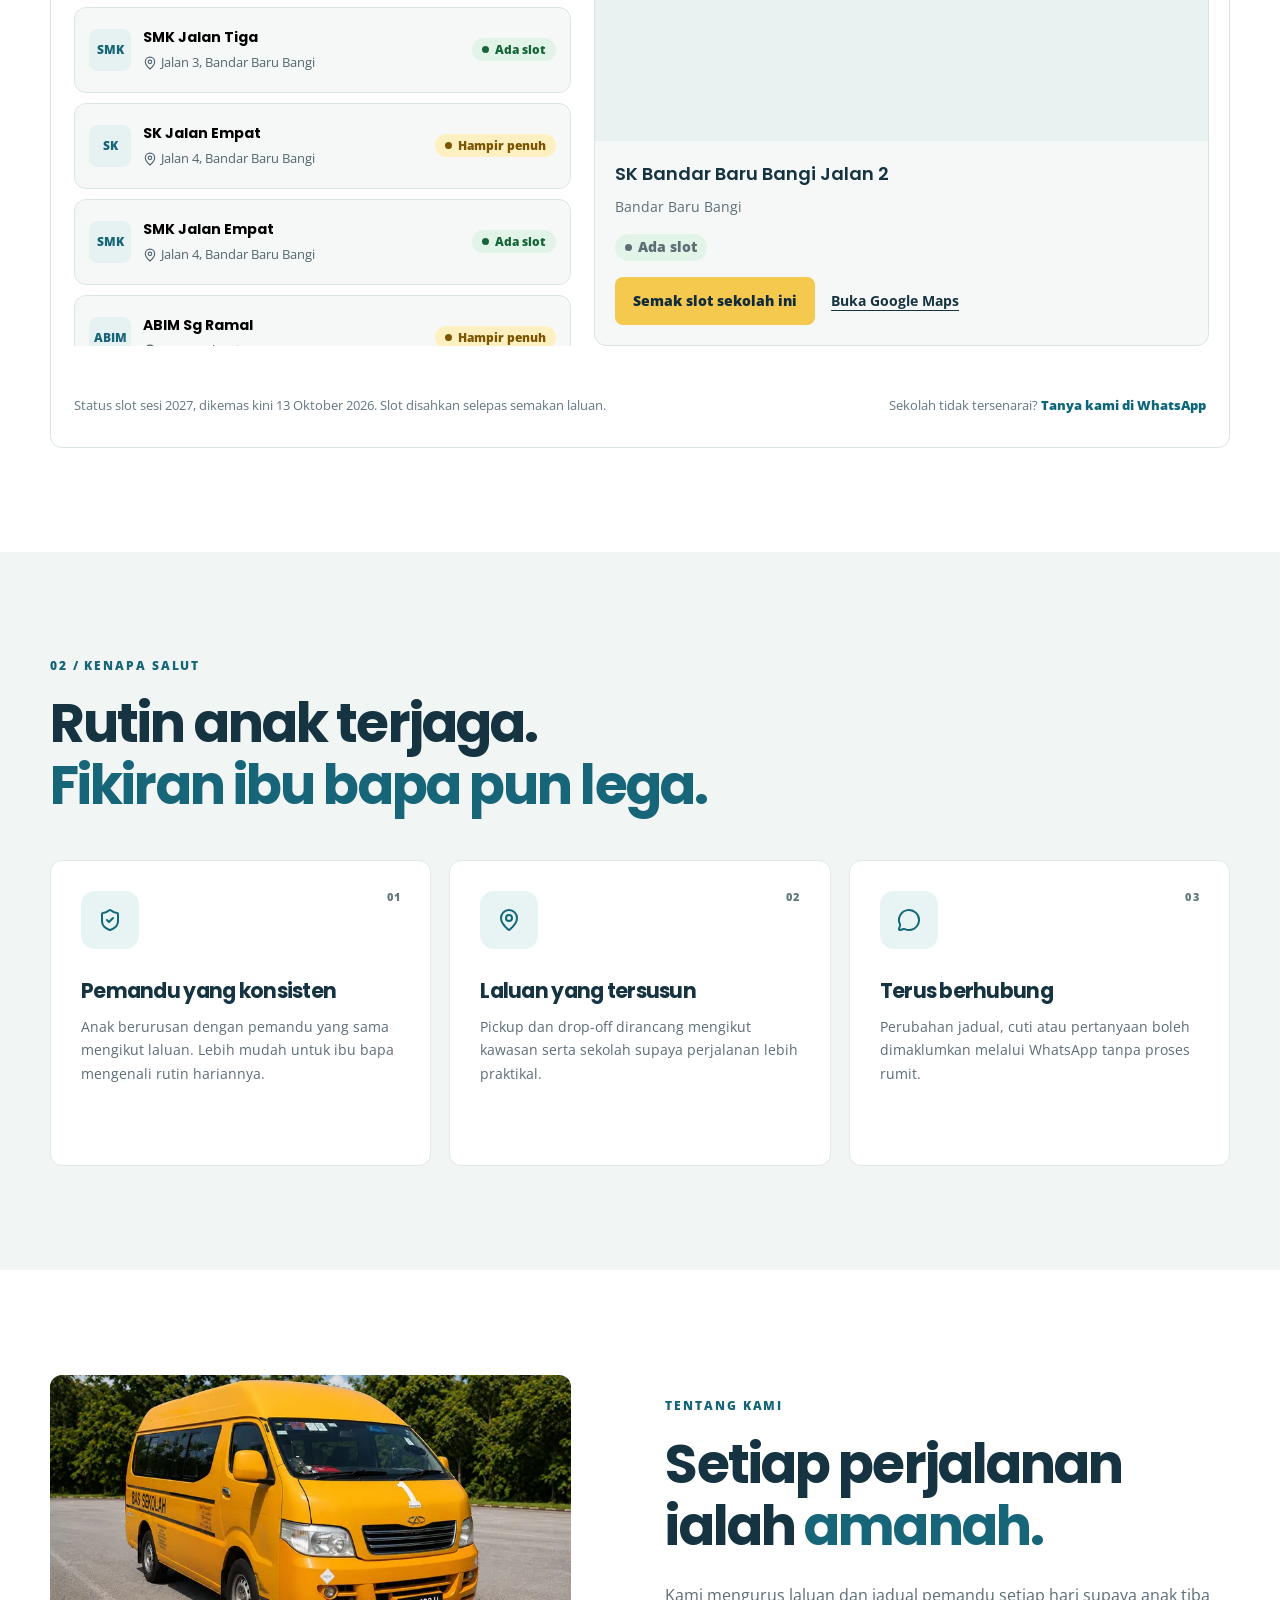
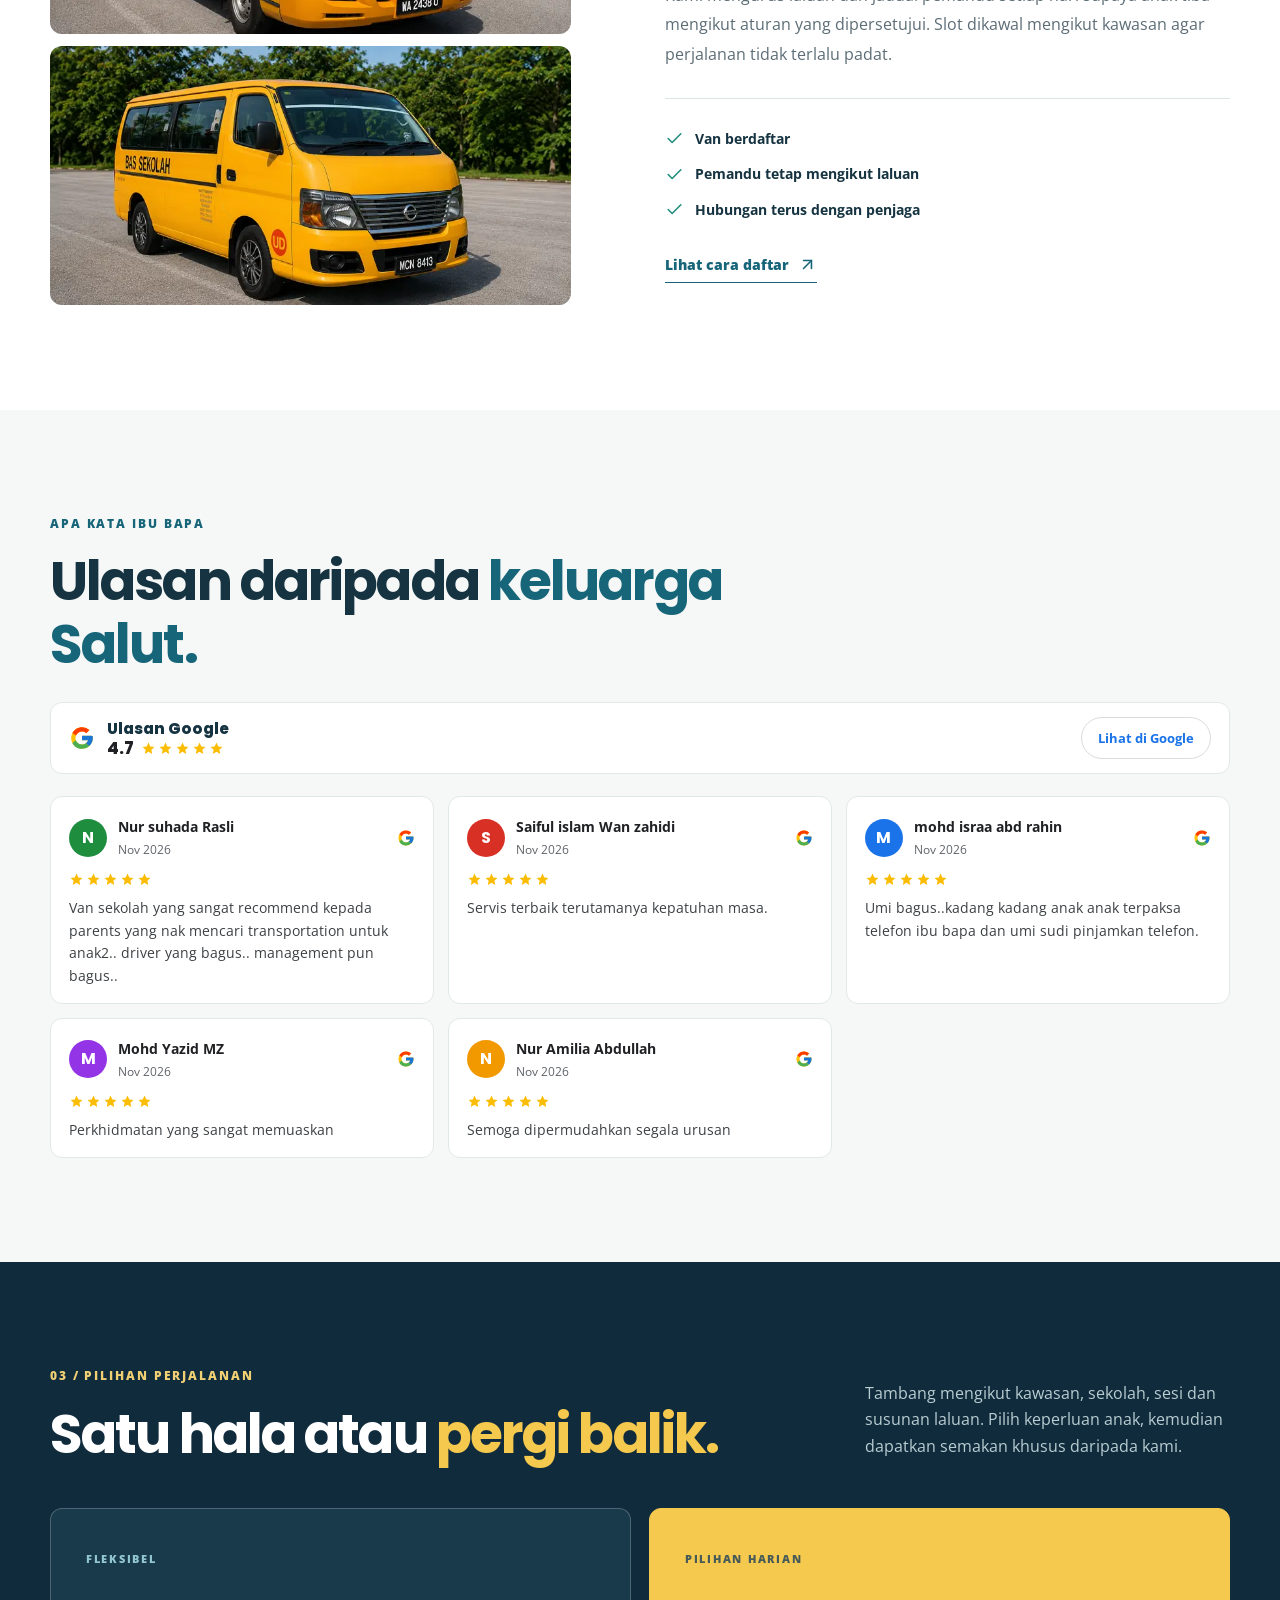
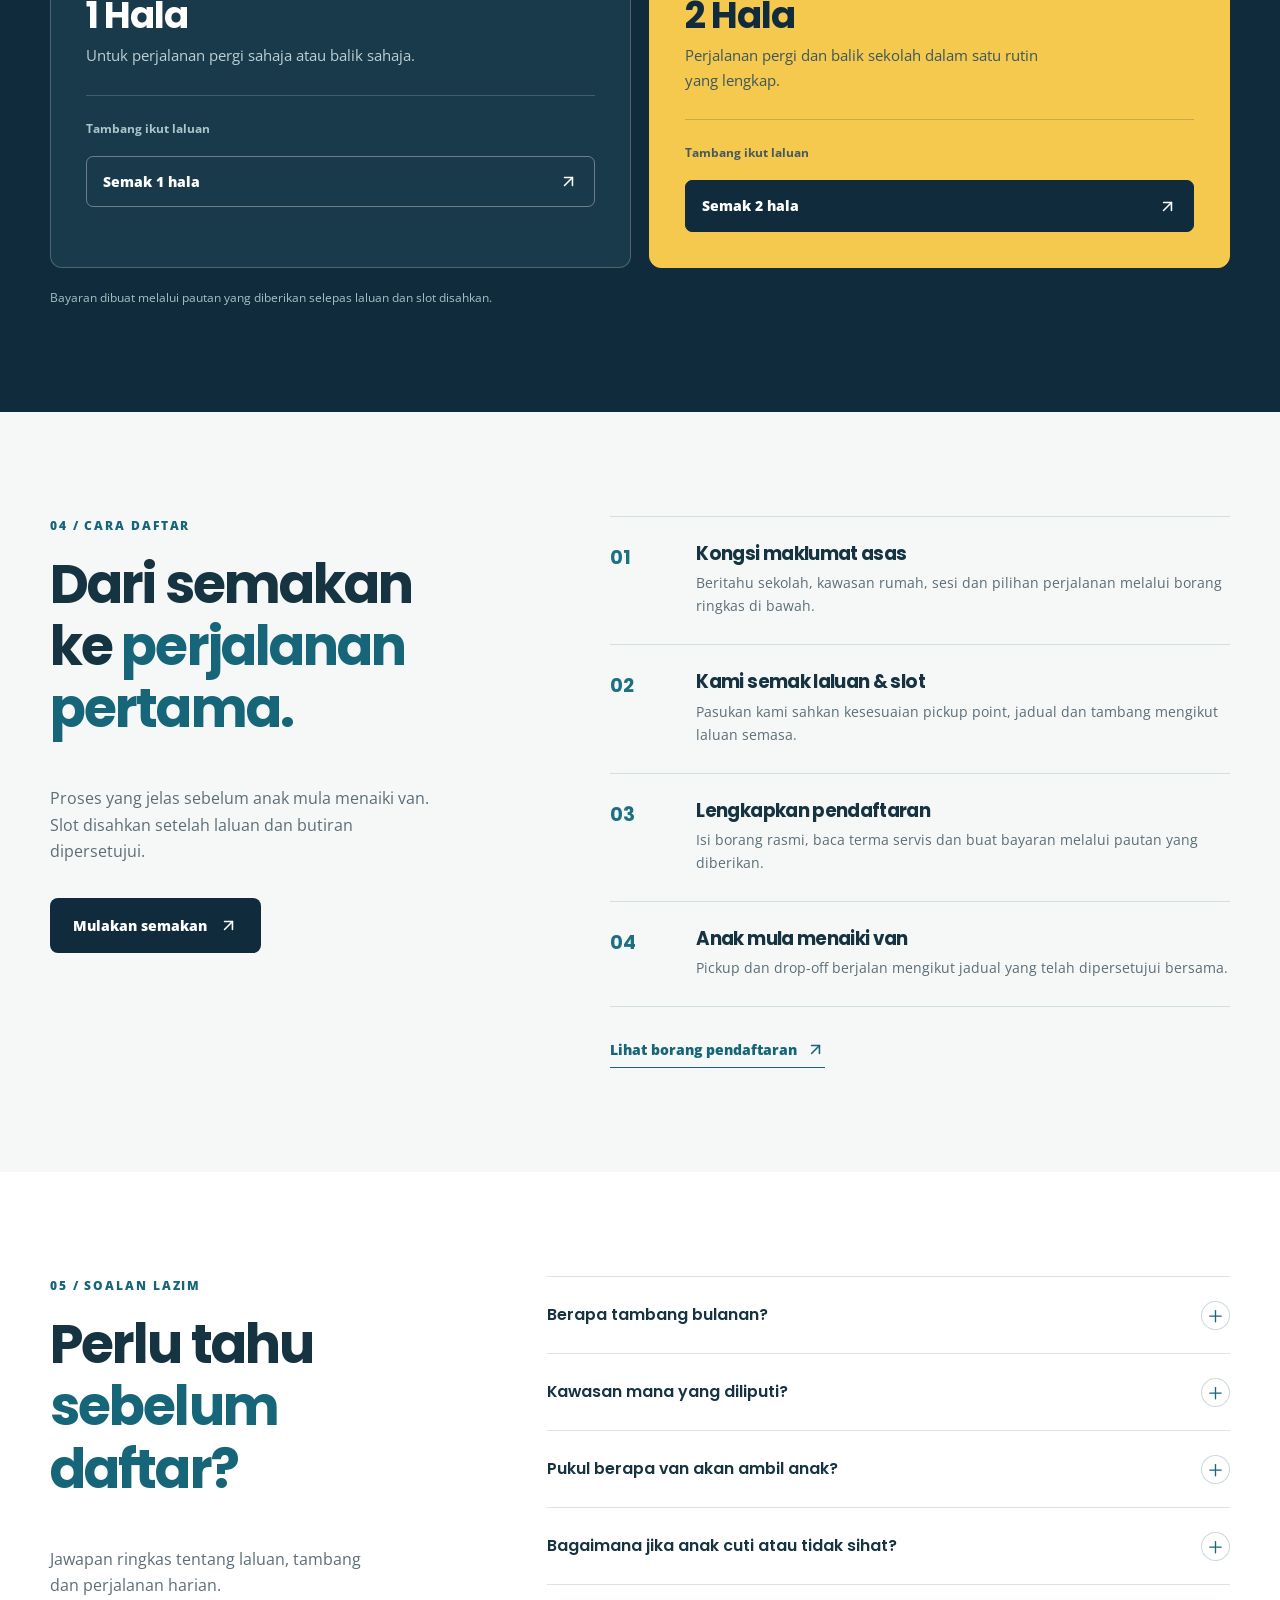
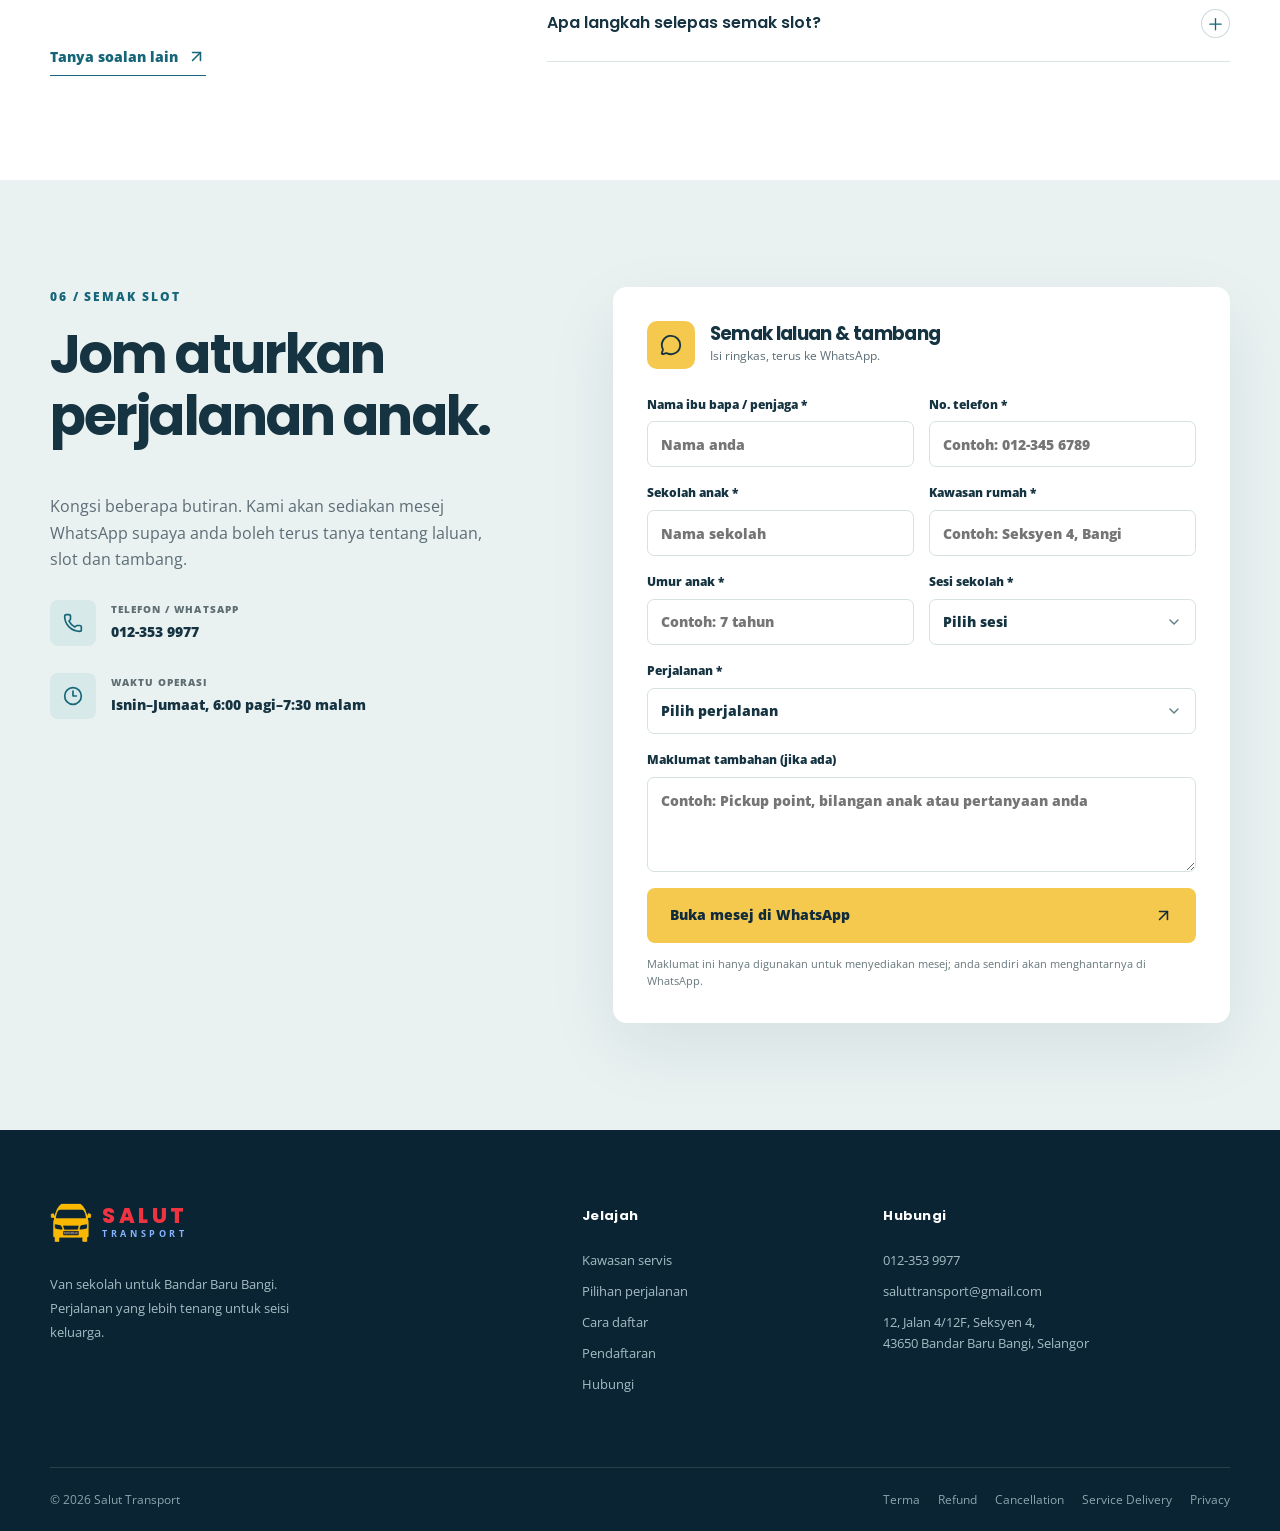
<file: semak-slot.html>
<!doctype html>
<html lang="ms">
<head>
  <meta charset="utf-8">
  <meta name="viewport" content="width=device-width, initial-scale=1">
  <!-- Share link for the homepage "Semak slot" form (salut.my/semak-slot). WhatsApp and Facebook read the
       preview below (they do not run scripts); a visitor is sent straight on to salut.my/#semakslot. -->
  <title>Semak Slot Van Sekolah 2027 | Salut Transport</title>
  <meta name="description" content="Kongsi beberapa butiran anak anda. Kami sediakan mesej WhatsApp supaya anda boleh terus bertanya tentang laluan, slot dan tambang.">
  <meta name="robots" content="noindex">
  <meta name="theme-color" content="#102b3c">
  <meta property="og:type" content="website">
  <meta property="og:url" content="https://salut.my/semak-slot">
  <meta property="og:site_name" content="Salut Transport">
  <meta property="og:locale" content="ms_MY">
  <meta property="og:title" content="Semak Slot Van Sekolah 2027 | Salut Transport">
  <meta property="og:description" content="Kongsi beberapa butiran anak anda. Kami sediakan mesej WhatsApp supaya anda boleh terus bertanya tentang laluan, slot dan tambang.">
  <meta property="og:image" content="https://salut.my/assets/og-semak-slot.jpg">
  <meta property="og:image:width" content="1200">
  <meta property="og:image:height" content="630">
  <meta name="twitter:card" content="summary_large_image">
  <meta name="twitter:title" content="Semak Slot Van Sekolah 2027 | Salut Transport">
  <meta name="twitter:description" content="Kongsi beberapa butiran anak anda. Kami sediakan mesej WhatsApp supaya anda boleh terus bertanya tentang laluan, slot dan tambang.">
  <meta name="twitter:image" content="https://salut.my/assets/og-semak-slot.jpg">
  <link rel="icon" type="image/png" sizes="32x32" href="/assets/favicon-32.png">
  <link rel="apple-touch-icon" href="/assets/apple-touch-icon.png">
  <script>location.replace('/#semakslot');</script>
  <style>
    body{margin:0;min-height:100vh;display:grid;place-items:center;background:#102b3c;color:#fff;font:16px/1.5 'Open Sans',Arial,sans-serif;text-align:center}
    a{color:#f5c84e;font-weight:700}
  </style>
</head>
<body>
  <p>Membuka borang semak slot&hellip;<br><a href="/#semakslot">Tekan di sini jika halaman tidak terbuka</a></p>
</body>
</html>
</file>
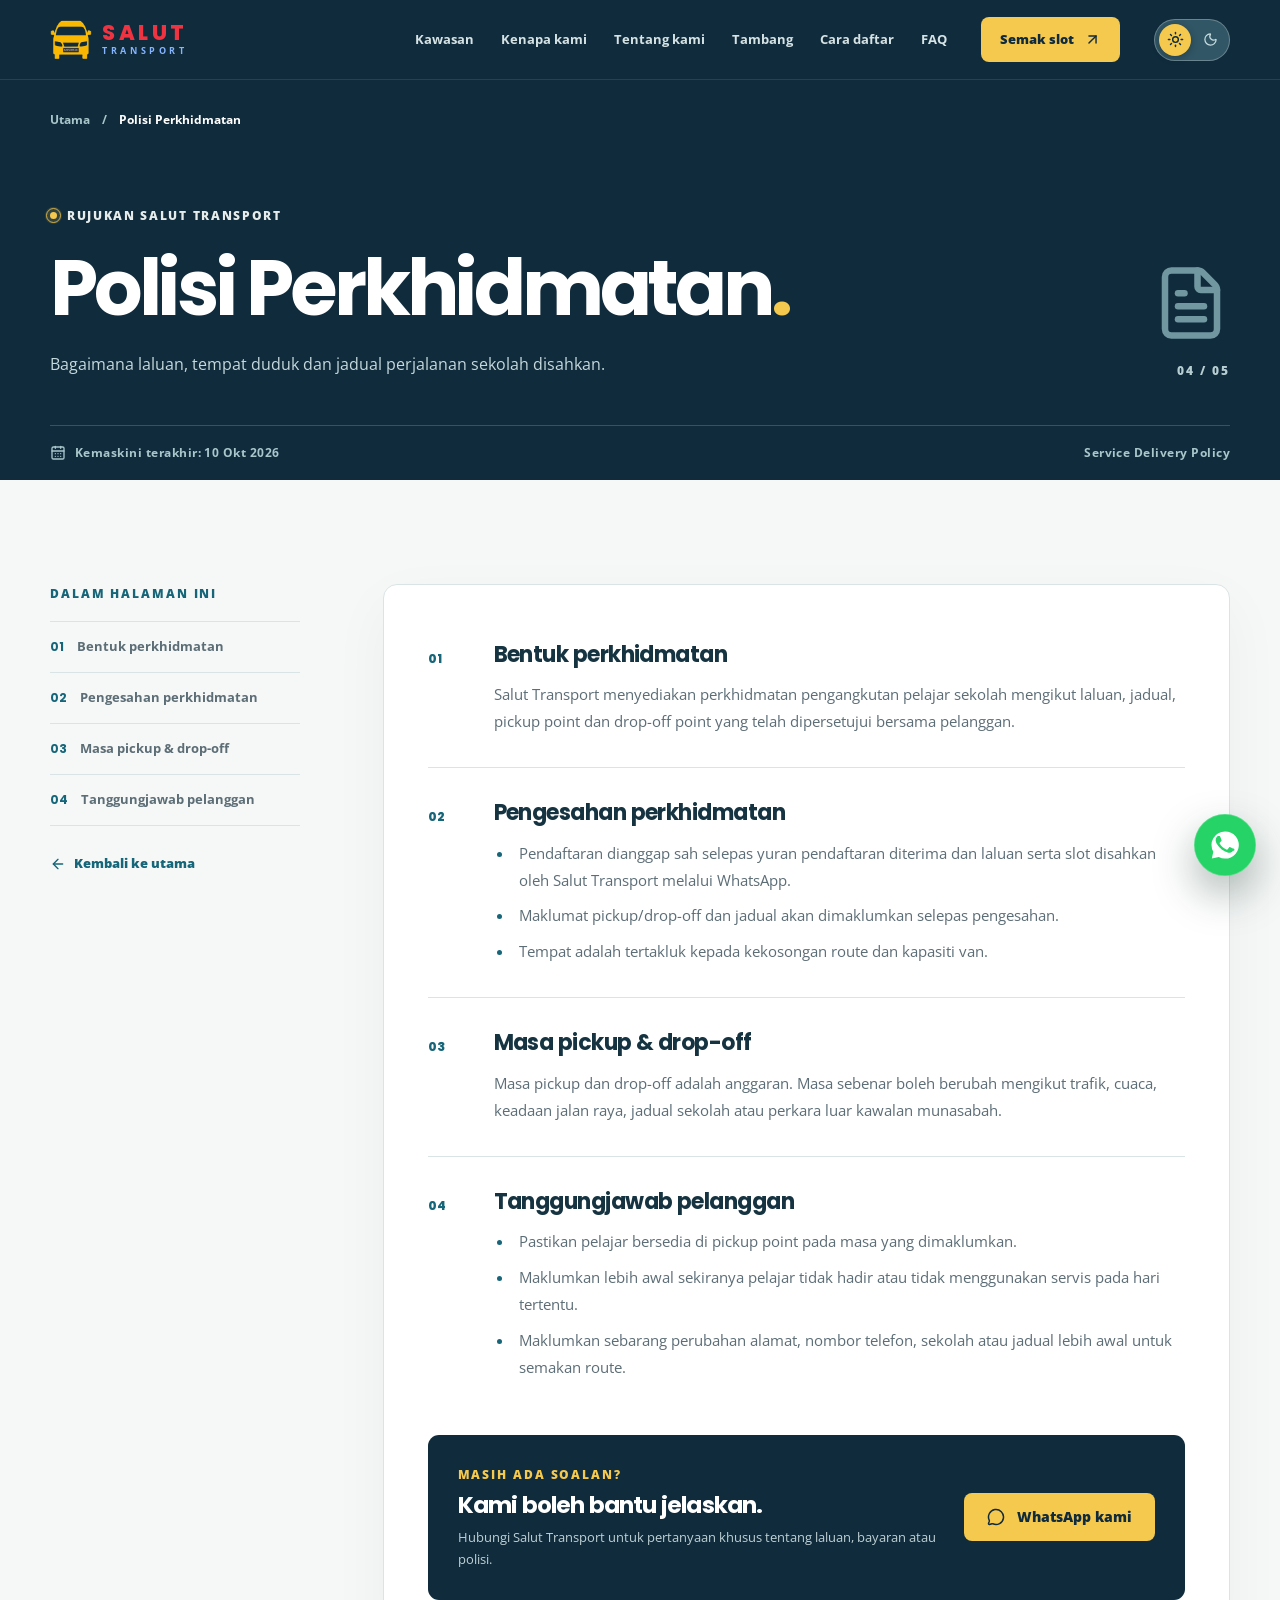
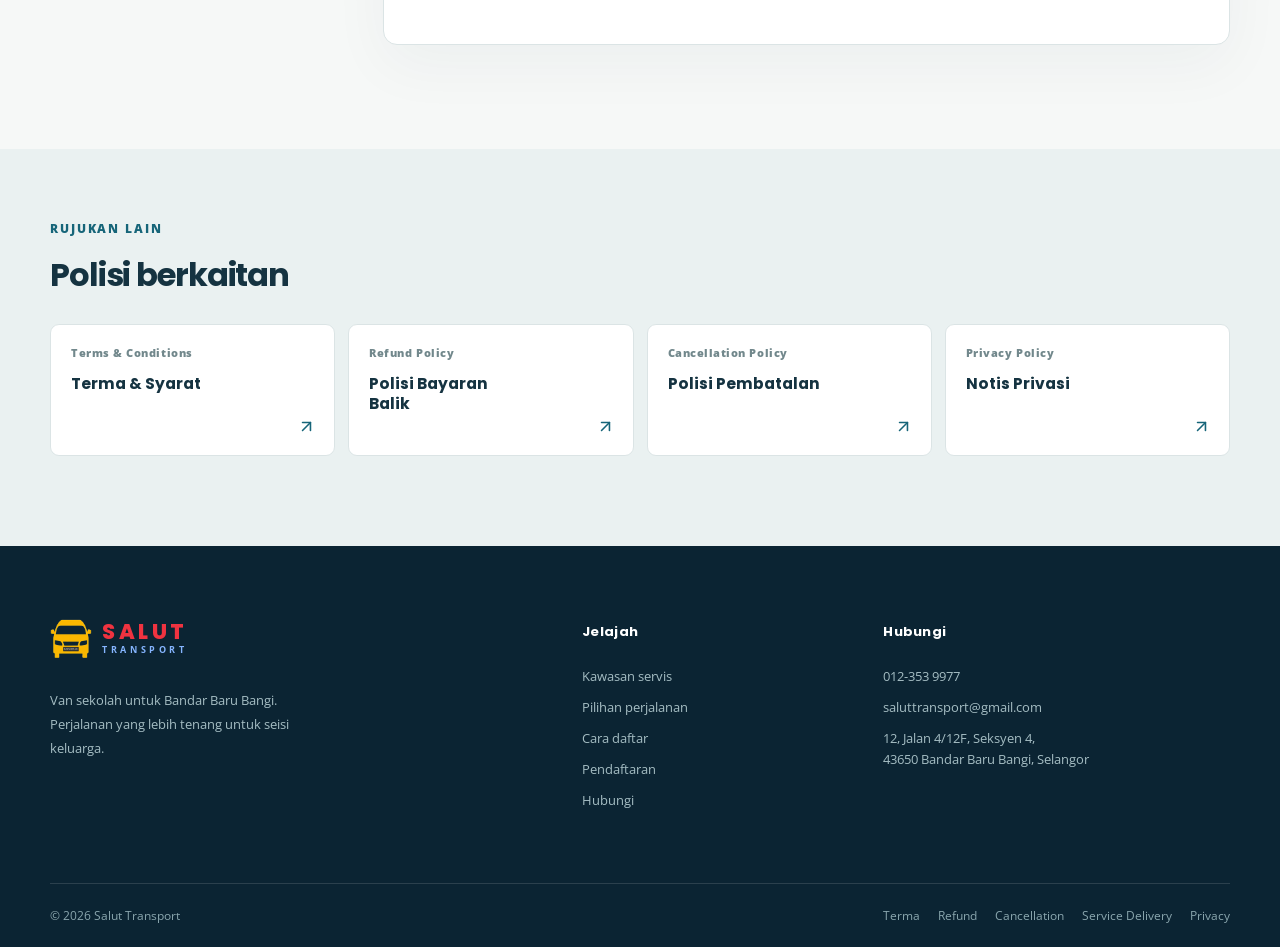
<file: service-delivery.html>
<!doctype html>
<html lang="ms">
<head>
  <meta charset="utf-8">
  <meta name="viewport" content="width=device-width, initial-scale=1">
  <title>Service Delivery Policy | Salut Transport</title>
  <meta name="theme-color" content="#07090c">
  <meta name="description" content="Polisi penghantaran perkhidmatan van sekolah Salut Transport.">
  <link rel="canonical" href="https://salut.my/service-delivery">
  <meta property="og:type" content="website">
  <meta property="og:url" content="https://salut.my/service-delivery">
  <meta property="og:site_name" content="Salut Transport">
  <meta property="og:title" content="Service Delivery Policy | Salut Transport">
  <meta property="og:description" content="Polisi penghantaran perkhidmatan van sekolah Salut Transport.">
  <meta property="og:image" content="https://salut.my/assets/og-image-2027.jpg">
  <link rel="manifest" href="site.webmanifest">
  <link rel="icon" type="image/png" sizes="32x32" href="assets/favicon-32.png">
  <link rel="icon" type="image/png" sizes="48x48" href="assets/favicon-48.png">
  <link rel="icon" type="image/png" sizes="192x192" href="assets/favicon-192.png">
  <link rel="apple-touch-icon" href="assets/apple-touch-icon.png">
  <link rel="preconnect" href="https://fonts.googleapis.com">
  <link rel="preconnect" href="https://fonts.gstatic.com" crossorigin>
  <link href="https://fonts.googleapis.com/css2?family=Open+Sans:wght@400;500;600;700;800&family=Poppins:wght@400;500;600;700;800&display=swap" rel="stylesheet">
    <script>
    (function(){
      try {
        var stored = localStorage.getItem('theme') || localStorage.getItem('salut-theme');
        var mode = stored === 'light' || stored === 'dark'
          ? stored
          : (window.matchMedia && window.matchMedia('(prefers-color-scheme: light)').matches ? 'light' : 'dark');
        document.documentElement.setAttribute('data-theme', mode);
      } catch (error) {
        document.documentElement.setAttribute('data-theme', 'dark');
      }
    })();
  </script>
  <link rel="stylesheet" href="style.css">
  <link rel="stylesheet" href="content-fixes.css">
  <link rel="stylesheet" href="go-live.css">
  <link rel="stylesheet" href="chrome.css">
  <link rel="stylesheet" href="policy.css">
</head>
<body>
<a class="st-skip" href="#main">Langkau ke kandungan</a>
<div class="st-site-chrome">
<header class="st-header">
  <div class="st-container st-header-inner">
    <a class="st-brand" href="index.html" aria-label="Salut Transport, halaman utama"><span class="st-brand-icon"><img src="assets/logo-128.png" alt="" width="42" height="42"></span><span class="st-brand-wordmark" aria-hidden="true"><b><span>S</span><span>A</span><span>L</span><span>U</span><span>T</span></b><small><span>T</span><span>R</span><span>A</span><span>N</span><span>S</span><span>P</span><span>O</span><span>R</span><span>T</span></small></span></a>
    <nav class="st-desktop-nav" aria-label="Navigasi utama"><a href="index.html#kawasan">Kawasan</a><a href="index.html#kenapa">Kenapa kami</a><a href="index.html#tentang">Tentang kami</a><a href="index.html#pakej">Tambang</a><a href="index.html#daftar">Cara daftar</a><a href="index.html#faq">FAQ</a></nav>
    <a class="st-header-cta" href="index.html#semakslot">Semak slot <svg class="st-icon" width="17" height="17" viewBox="0 0 24 24" aria-hidden="true"><path d="M7 7h10v10"/><path d="M7 17 17 7"/></svg></a>
    <button class="st-theme-toggle" type="button" role="switch" aria-label="Mod gelap" aria-checked="false" title="Tukar ke mod gelap"><span class="st-theme-track" aria-hidden="true"><svg class="st-icon st-track-sun" width="15" height="15" viewBox="0 0 24 24" aria-hidden="true"><circle cx="12" cy="12" r="4"/><path d="M12 2v2"/><path d="M12 20v2"/><path d="m4.93 4.93 1.41 1.41"/><path d="m17.66 17.66 1.41 1.41"/><path d="M2 12h2"/><path d="M20 12h2"/><path d="m6.34 17.66-1.41 1.41"/><path d="m19.07 4.93-1.41 1.41"/></svg><svg class="st-icon st-track-moon" width="15" height="15" viewBox="0 0 24 24" aria-hidden="true"><path d="M20.985 12.486a9 9 0 1 1-9.473-9.472c.405-.022.617.46.402.803a6 6 0 0 0 8.268 8.268c.344-.215.825-.004.803.401"/></svg><span class="st-theme-thumb"><svg class="st-icon st-thumb-sun" width="17" height="17" viewBox="0 0 24 24" aria-hidden="true"><circle cx="12" cy="12" r="4"/><path d="M12 2v2"/><path d="M12 20v2"/><path d="m4.93 4.93 1.41 1.41"/><path d="m17.66 17.66 1.41 1.41"/><path d="M2 12h2"/><path d="M20 12h2"/><path d="m6.34 17.66-1.41 1.41"/><path d="m19.07 4.93-1.41 1.41"/></svg><svg class="st-icon st-thumb-moon" width="17" height="17" viewBox="0 0 24 24" aria-hidden="true"><path d="M20.985 12.486a9 9 0 1 1-9.473-9.472c.405-.022.617.46.402.803a6 6 0 0 0 8.268 8.268c.344-.215.825-.004.803.401"/></svg></span></span></button>
    <button class="st-menu-button" type="button" aria-label="Buka menu" aria-expanded="false" aria-controls="st-mobile-menu"><i></i><i></i><i></i></button>
  </div>
</header>
</div>
<div class="st-backdrop" aria-hidden="true"></div>
<nav class="st-mobile-nav" id="st-mobile-menu" aria-label="Navigasi mudah alih" aria-hidden="true" inert>
  <div class="st-drawer-brand"><a class="st-brand" href="index.html" aria-label="Salut Transport, halaman utama"><span class="st-brand-icon"><img src="assets/logo-128.png" alt="" width="37" height="37"></span><span class="st-brand-wordmark" aria-hidden="true"><b><span>S</span><span>A</span><span>L</span><span>U</span><span>T</span></b><small><span>T</span><span>R</span><span>A</span><span>N</span><span>S</span><span>P</span><span>O</span><span>R</span><span>T</span></small></span></a></div>
  <a href="index.html#kawasan" style="transition-delay:50ms">Kawasan</a>
  <a href="index.html#kenapa" style="transition-delay:80ms">Kenapa kami</a>
  <a href="index.html#tentang" style="transition-delay:110ms">Tentang kami</a>
  <a href="index.html#pakej" style="transition-delay:140ms">Tambang</a>
  <a href="index.html#daftar" style="transition-delay:170ms">Cara daftar</a>
  <a href="index.html#faq" style="transition-delay:200ms">FAQ</a>
  <a href="pendaftaran.html" style="transition-delay:230ms">Pendaftaran</a>
  <a href="contact.html" style="transition-delay:260ms">Hubungi</a>
  <a class="st-drawer-cta" href="index.html#semakslot">Semak slot &amp; tambang</a>
  <p>Perjalanan sekolah yang lebih tenang.</p>
</nav>
<main id="main" class="st-sub">
  <section class="st-sub-hero">
    <div class="st-container">
      <nav class="st-breadcrumbs" aria-label="Jejak halaman"><a href="index.html">Utama</a><span aria-hidden="true">/</span><span aria-current="page">Polisi Perkhidmatan</span></nav>
      <div class="st-sub-hero-grid">
        <div><span class="st-sub-eyebrow"><i></i> RUJUKAN SALUT TRANSPORT</span><h1>Polisi Perkhidmatan<span>.</span></h1><p>Bagaimana laluan, tempat duduk dan jadual perjalanan sekolah disahkan.</p></div>
        <div class="st-sub-hero-mark" aria-hidden="true"><svg class="st-icon" width="78" height="78" viewBox="0 0 24 24" stroke-width="1" aria-hidden="true"><path d="M6 22a2 2 0 0 1-2-2V4a2 2 0 0 1 2-2h8a2.4 2.4 0 0 1 1.704.706l3.588 3.588A2.4 2.4 0 0 1 20 8v12a2 2 0 0 1-2 2z"/><path d="M14 2v5a1 1 0 0 0 1 1h5"/><path d="M10 9H8"/><path d="M16 13H8"/><path d="M16 17H8"/></svg><span>04 / 05</span></div>
      </div>
      <div class="st-sub-meta"><span><svg class="st-icon" width="16" height="16" viewBox="0 0 24 24" stroke-width="2" aria-hidden="true"><path d="M8 2v3"/><path d="M16 2v3"/><rect x="3" y="3" width="18" height="18" rx="2"/><path d="M3 9h18"/><path d="M8 13h.01"/><path d="M12 13h.01"/><path d="M16 13h.01"/><path d="M8 17h.01"/><path d="M12 17h.01"/><path d="M16 17h.01"/></svg> Kemaskini terakhir: 10 Okt 2026</span><span lang="en">Service Delivery Policy</span></div>
    </div>
  </section>
  <section class="st-policy-body">
    <div class="st-container st-policy-layout">
      <aside class="st-policy-index">
        <span class="st-sub-kicker">DALAM HALAMAN INI</span>
        <nav aria-label="Kandungan Polisi Perkhidmatan"><a href="#bahagian-1"><span>01</span>Bentuk perkhidmatan</a><a href="#bahagian-2"><span>02</span>Pengesahan perkhidmatan</a><a href="#bahagian-3"><span>03</span>Masa pickup &amp; drop-off</a><a href="#bahagian-4"><span>04</span>Tanggungjawab pelanggan</a></nav>
        <a class="st-policy-back" href="index.html"><svg class="st-icon" width="16" height="16" viewBox="0 0 24 24" stroke-width="2" aria-hidden="true"><path d="m12 19-7-7 7-7"/><path d="M19 12H5"/></svg> Kembali ke utama</a>
      </aside>
      <div class="st-policy-content">
        <article class="st-policy-section" id="bahagian-1"><span class="st-policy-number" aria-hidden="true">01</span><div><h2>Bentuk perkhidmatan</h2><p>Salut Transport menyediakan perkhidmatan pengangkutan pelajar sekolah mengikut laluan, jadual, pickup point dan drop-off point yang telah dipersetujui bersama pelanggan.</p></div></article>
        <article class="st-policy-section" id="bahagian-2"><span class="st-policy-number" aria-hidden="true">02</span><div><h2>Pengesahan perkhidmatan</h2><ul><li>Pendaftaran dianggap sah selepas yuran pendaftaran diterima dan laluan serta slot disahkan oleh Salut Transport melalui WhatsApp.</li><li>Maklumat pickup/drop-off dan jadual akan dimaklumkan selepas pengesahan.</li><li>Tempat adalah tertakluk kepada kekosongan route dan kapasiti van.</li></ul></div></article>
        <article class="st-policy-section" id="bahagian-3"><span class="st-policy-number" aria-hidden="true">03</span><div><h2>Masa pickup &amp; drop-off</h2><p>Masa pickup dan drop-off adalah anggaran. Masa sebenar boleh berubah mengikut trafik, cuaca, keadaan jalan raya, jadual sekolah atau perkara luar kawalan munasabah.</p></div></article>
        <article class="st-policy-section" id="bahagian-4"><span class="st-policy-number" aria-hidden="true">04</span><div><h2>Tanggungjawab pelanggan</h2><ul><li>Pastikan pelajar bersedia di pickup point pada masa yang dimaklumkan.</li><li>Maklumkan lebih awal sekiranya pelajar tidak hadir atau tidak menggunakan servis pada hari tertentu.</li><li>Maklumkan sebarang perubahan alamat, nombor telefon, sekolah atau jadual lebih awal untuk semakan route.</li></ul></div></article>
        <div class="st-policy-question">
          <div><span class="st-sub-kicker">MASIH ADA SOALAN?</span><h2>Kami boleh bantu jelaskan.</h2><p>Hubungi Salut Transport untuk pertanyaan khusus tentang laluan, bayaran atau polisi.</p></div>
          <a class="st-sub-button" href="https://wa.me/60123539977" target="_blank" rel="noopener noreferrer"><svg class="st-icon" width="18" height="18" viewBox="0 0 24 24" stroke-width="2" aria-hidden="true"><path d="M2.992 16.342a2 2 0 0 1 .094 1.167l-1.065 3.29a1 1 0 0 0 1.236 1.168l3.413-.998a2 2 0 0 1 1.099.092 10 10 0 1 0-4.777-4.719"/></svg> WhatsApp kami</a>
        </div>
      </div>
    </div>
  </section>
  <section class="st-related">
    <div class="st-container">
      <span class="st-sub-kicker">RUJUKAN LAIN</span>
      <h2>Polisi berkaitan</h2>
      <div class="st-related-grid">
          <a href="terms.html"><span>Terms &amp; Conditions</span><strong>Terma &amp; Syarat</strong><svg class="st-icon" width="19" height="19" viewBox="0 0 24 24" stroke-width="2" aria-hidden="true"><path d="M7 7h10v10"/><path d="M7 17 17 7"/></svg></a>
          <a href="refund.html"><span>Refund Policy</span><strong>Polisi Bayaran Balik</strong><svg class="st-icon" width="19" height="19" viewBox="0 0 24 24" stroke-width="2" aria-hidden="true"><path d="M7 7h10v10"/><path d="M7 17 17 7"/></svg></a>
          <a href="cancellation.html"><span>Cancellation Policy</span><strong>Polisi Pembatalan</strong><svg class="st-icon" width="19" height="19" viewBox="0 0 24 24" stroke-width="2" aria-hidden="true"><path d="M7 7h10v10"/><path d="M7 17 17 7"/></svg></a>
          <a href="privacy.html"><span>Privacy Policy</span><strong>Notis Privasi</strong><svg class="st-icon" width="19" height="19" viewBox="0 0 24 24" stroke-width="2" aria-hidden="true"><path d="M7 7h10v10"/><path d="M7 17 17 7"/></svg></a>
      </div>
    </div>
  </section>
</main>
<a class="whatsappBox" href="https://wa.me/60123539977" target="_blank" rel="noopener" aria-label="WhatsApp Salut Transport">WhatsApp kami</a>
<footer class="st-footer">
  <div class="st-container st-footer-grid">
    <div><a class="st-brand" href="index.html" aria-label="Salut Transport, halaman utama"><span class="st-brand-icon"><img src="assets/logo-128.png" alt="" width="42" height="42"></span><span class="st-brand-wordmark" aria-hidden="true"><b><span>S</span><span>A</span><span>L</span><span>U</span><span>T</span></b><small><span>T</span><span>R</span><span>A</span><span>N</span><span>S</span><span>P</span><span>O</span><span>R</span><span>T</span></small></span></a><p>Van sekolah untuk Bandar Baru Bangi. Perjalanan yang lebih tenang untuk seisi keluarga.</p></div>
    <div><h3>Jelajah</h3><a href="index.html#kawasan">Kawasan servis</a><a href="index.html#pakej">Pilihan perjalanan</a><a href="index.html#daftar">Cara daftar</a><a href="pendaftaran.html">Pendaftaran</a><a href="contact.html">Hubungi</a></div>
    <div><h3>Hubungi</h3><a href="tel:+60123539977">012-353 9977</a><a href="mailto:saluttransport@gmail.com">saluttransport@gmail.com</a><span>12, Jalan 4/12F, Seksyen 4,<br>43650 Bandar Baru Bangi, Selangor</span></div>
  </div>
  <div class="st-container st-footer-bottom">
    <span>&copy; <span id="y">2026</span> Salut Transport</span>
    <div><a href="terms.html">Terma</a><a href="refund.html">Refund</a><a href="cancellation.html">Cancellation</a><a href="service-delivery.html">Service Delivery</a><a href="privacy.html">Privacy</a></div>
  </div>
</footer>
<script>document.getElementById('y').textContent = new Date().getFullYear();</script>
<script src="site.js" defer></script>
<!-- Cloudflare Web Analytics: page views only, no cookies (see privacy.html section 05). -->
<script type="module" src="https://static.cloudflareinsights.com/beacon.min.js" data-cf-beacon='{"token": "a352da318dfb408a94f0da8d7d8d1af4"}'></script>
</body>
</html>
</file>
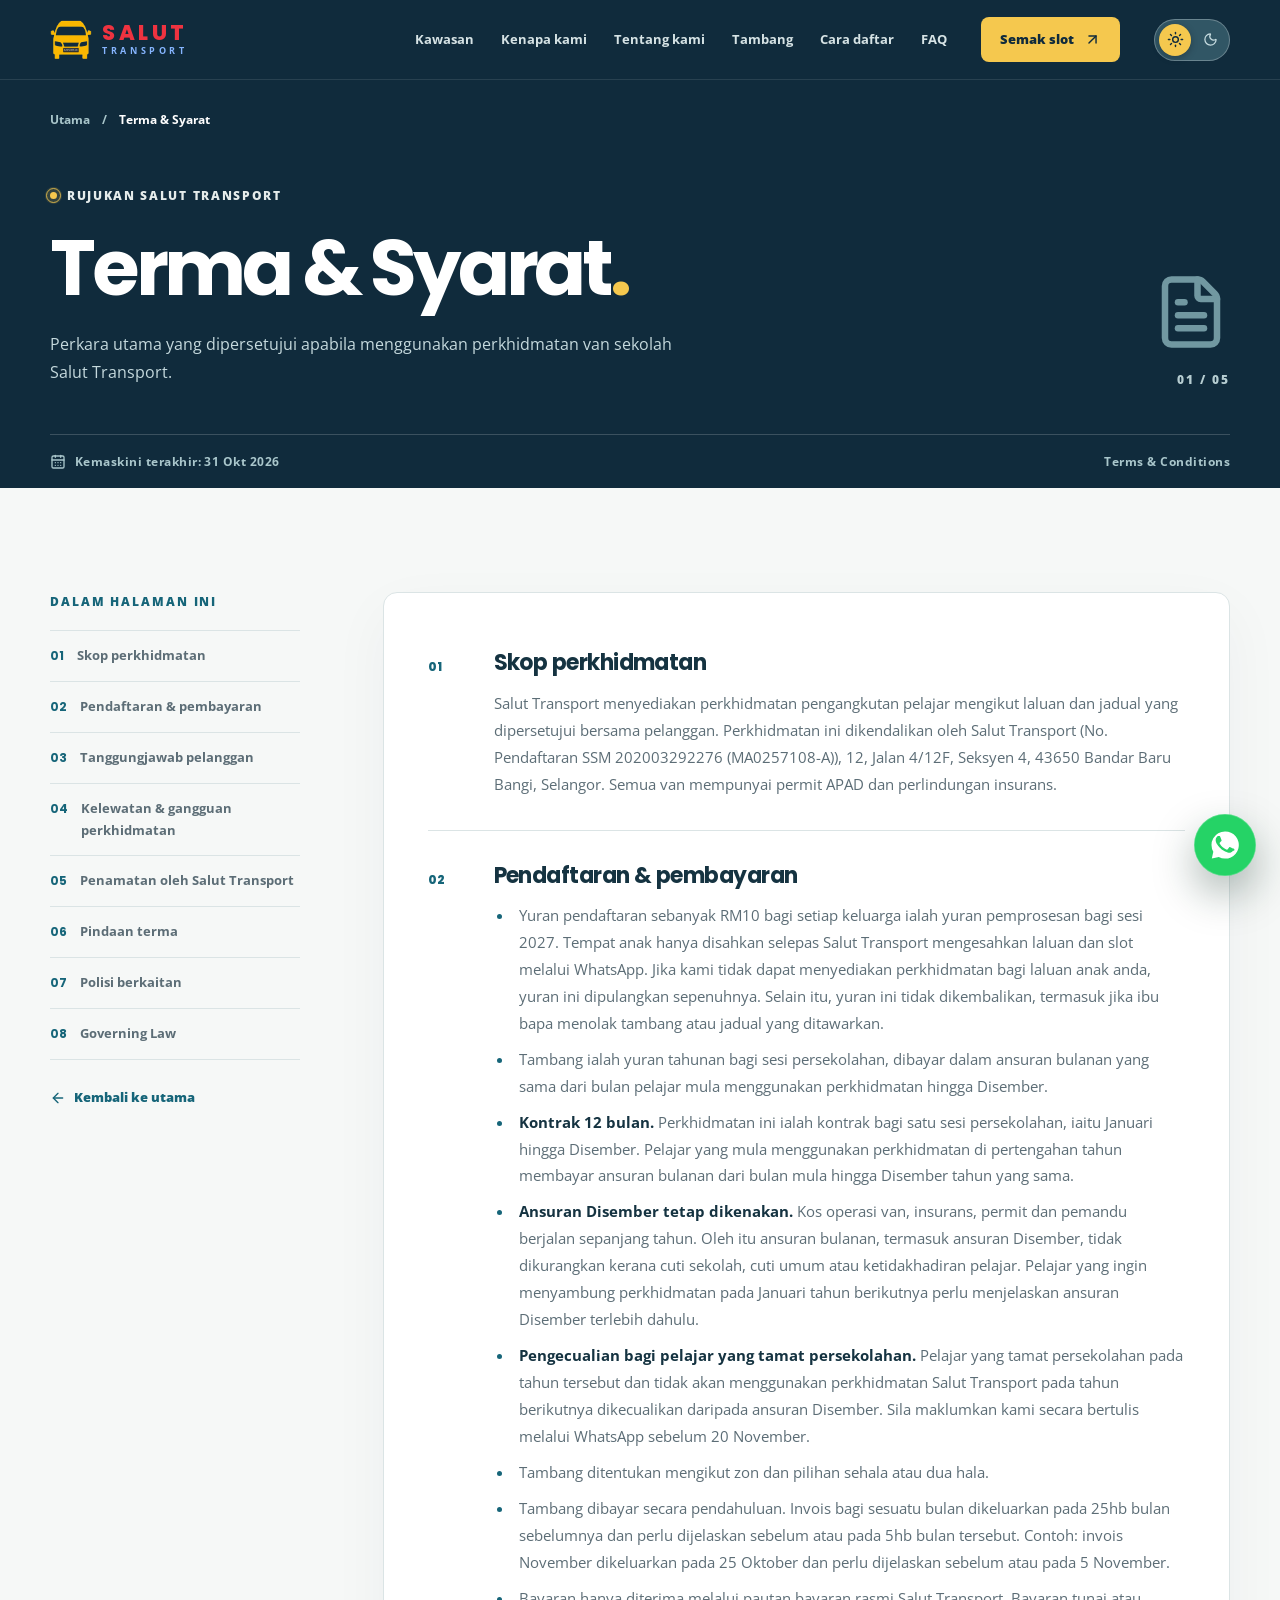
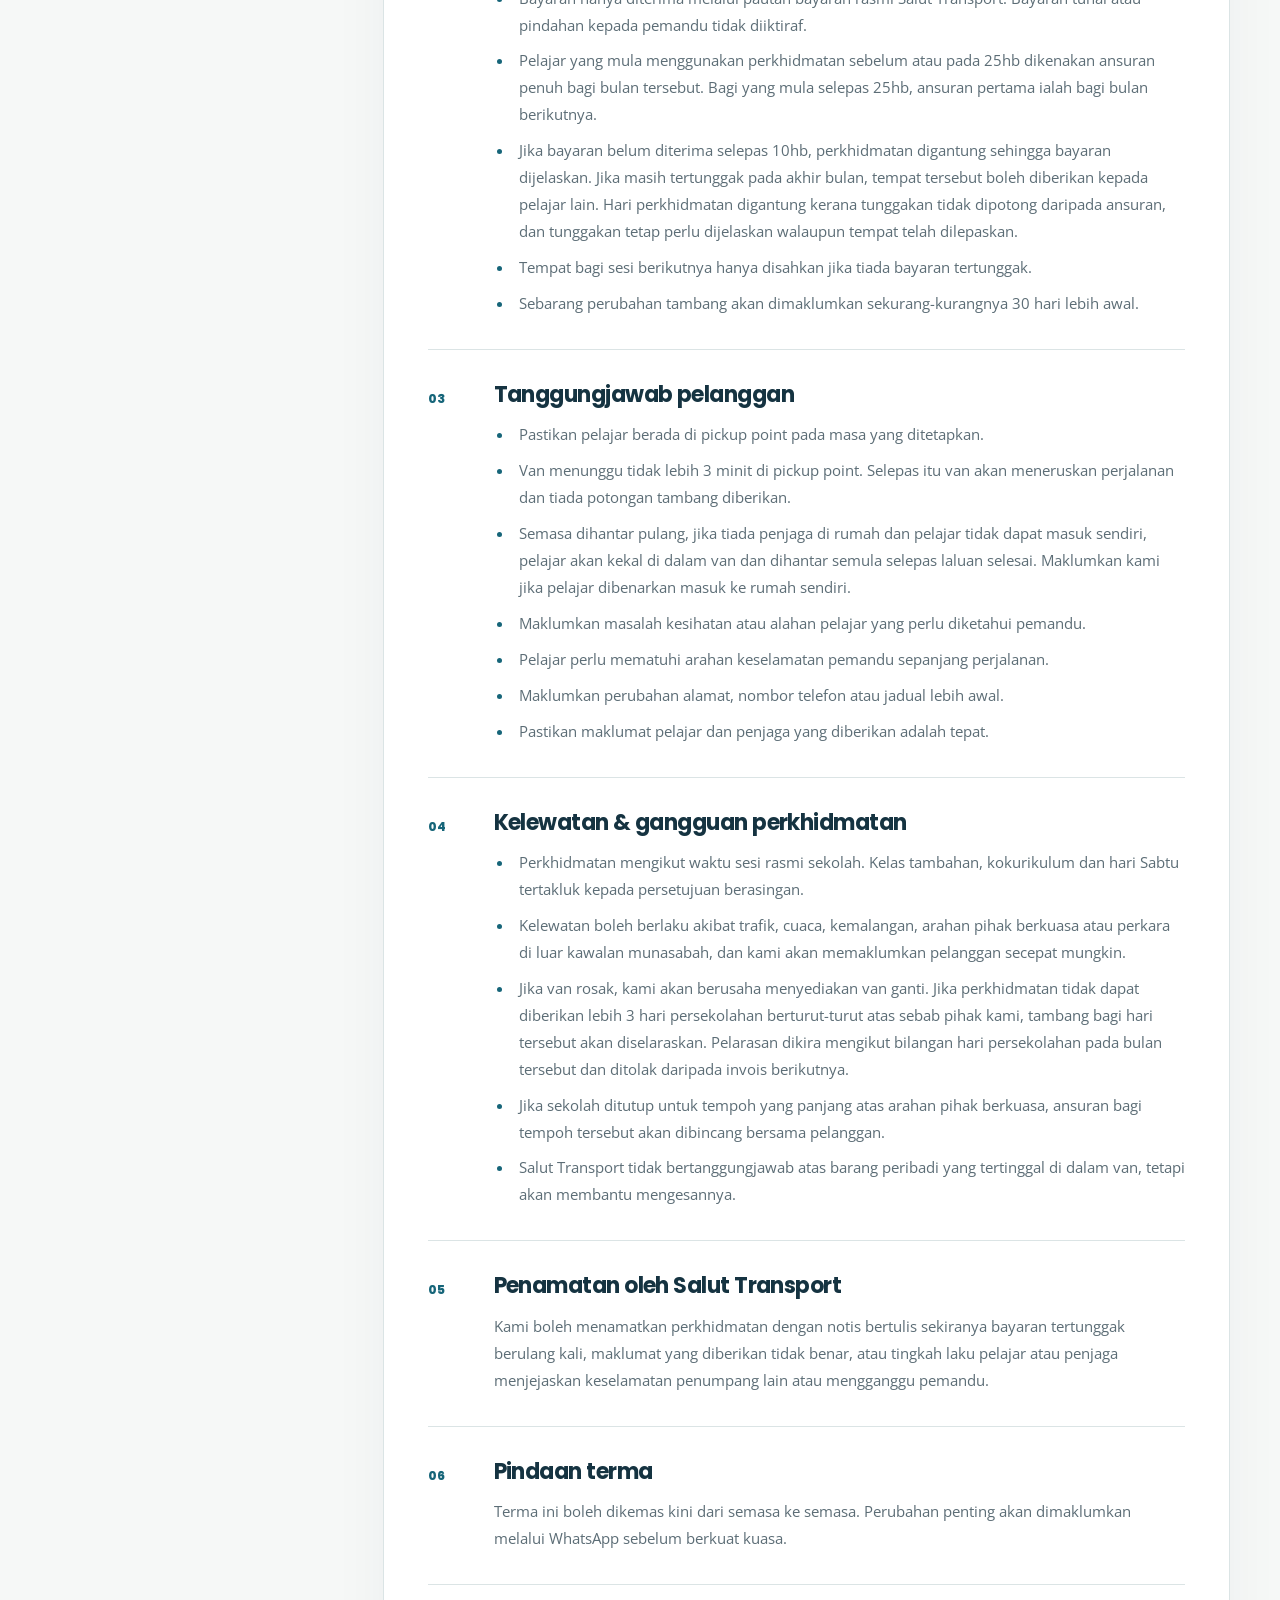
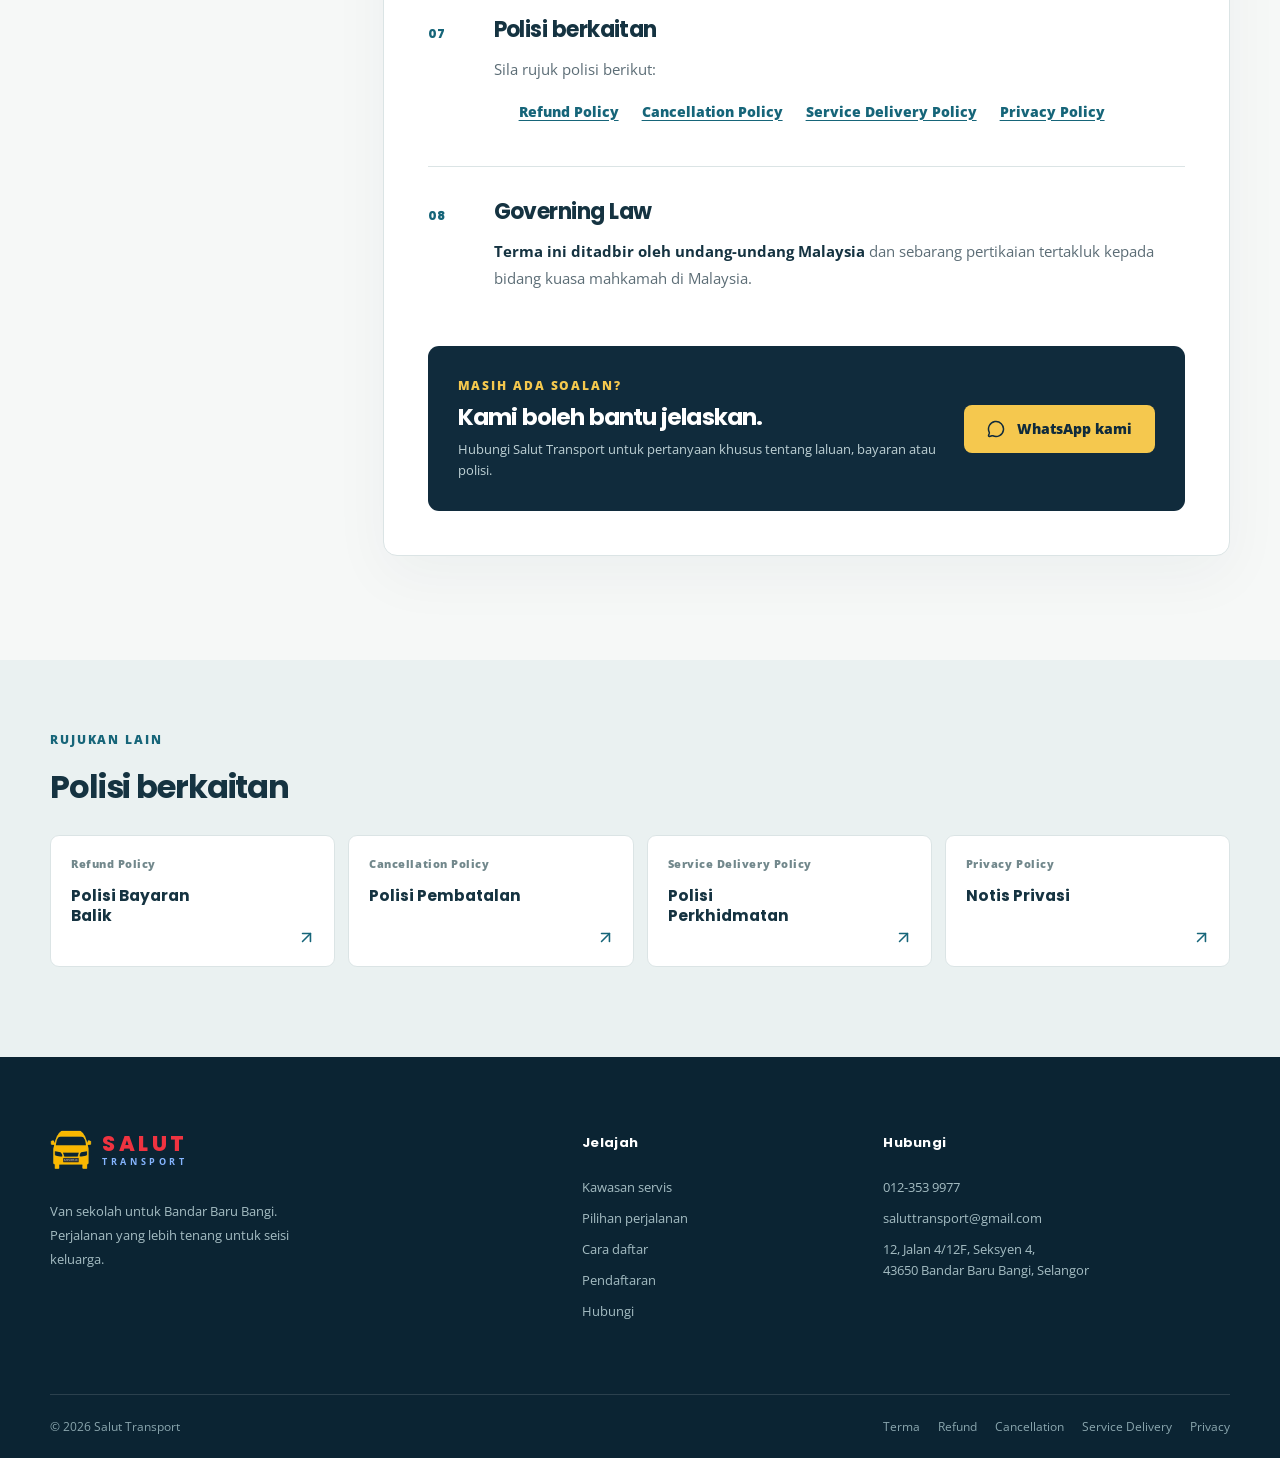
<file: terms.html>
<!doctype html>
<html lang="ms">
<head>
  <meta charset="utf-8">
  <meta name="viewport" content="width=device-width, initial-scale=1">
  <title>Terms & Conditions | Salut Transport</title>
  <meta name="theme-color" content="#07090c">
  <meta name="description" content="Terma dan syarat perkhidmatan van sekolah Salut Transport.">
  <link rel="canonical" href="https://salut.my/terms">
  <meta property="og:type" content="website">
  <meta property="og:url" content="https://salut.my/terms">
  <meta property="og:site_name" content="Salut Transport">
  <meta property="og:title" content="Terms & Conditions | Salut Transport">
  <meta property="og:description" content="Terma dan syarat perkhidmatan van sekolah Salut Transport.">
  <meta property="og:image" content="https://salut.my/assets/og-image-2027.jpg">
  <link rel="manifest" href="site.webmanifest">
  <link rel="icon" type="image/png" sizes="32x32" href="assets/favicon-32.png">
  <link rel="icon" type="image/png" sizes="48x48" href="assets/favicon-48.png">
  <link rel="icon" type="image/png" sizes="192x192" href="assets/favicon-192.png">
  <link rel="apple-touch-icon" href="assets/apple-touch-icon.png">
  <link rel="preconnect" href="https://fonts.googleapis.com">
  <link rel="preconnect" href="https://fonts.gstatic.com" crossorigin>
  <link href="https://fonts.googleapis.com/css2?family=Open+Sans:wght@400;500;600;700;800&family=Poppins:wght@400;500;600;700;800&display=swap" rel="stylesheet">
    <script>
    (function(){
      try {
        var stored = localStorage.getItem('theme') || localStorage.getItem('salut-theme');
        var mode = stored === 'light' || stored === 'dark'
          ? stored
          : (window.matchMedia && window.matchMedia('(prefers-color-scheme: light)').matches ? 'light' : 'dark');
        document.documentElement.setAttribute('data-theme', mode);
      } catch (error) {
        document.documentElement.setAttribute('data-theme', 'dark');
      }
    })();
  </script>
  <link rel="stylesheet" href="style.css">
  <link rel="stylesheet" href="content-fixes.css">
  <link rel="stylesheet" href="go-live.css">
  <link rel="stylesheet" href="chrome.css">
  <link rel="stylesheet" href="policy.css">
</head>
<body>
<a class="st-skip" href="#main">Langkau ke kandungan</a>
<div class="st-site-chrome">
<header class="st-header">
  <div class="st-container st-header-inner">
    <a class="st-brand" href="index.html" aria-label="Salut Transport, halaman utama"><span class="st-brand-icon"><img src="assets/logo-128.png" alt="" width="42" height="42"></span><span class="st-brand-wordmark" aria-hidden="true"><b><span>S</span><span>A</span><span>L</span><span>U</span><span>T</span></b><small><span>T</span><span>R</span><span>A</span><span>N</span><span>S</span><span>P</span><span>O</span><span>R</span><span>T</span></small></span></a>
    <nav class="st-desktop-nav" aria-label="Navigasi utama"><a href="index.html#kawasan">Kawasan</a><a href="index.html#kenapa">Kenapa kami</a><a href="index.html#tentang">Tentang kami</a><a href="index.html#pakej">Tambang</a><a href="index.html#daftar">Cara daftar</a><a href="index.html#faq">FAQ</a></nav>
    <a class="st-header-cta" href="index.html#semakslot">Semak slot <svg class="st-icon" width="17" height="17" viewBox="0 0 24 24" aria-hidden="true"><path d="M7 7h10v10"/><path d="M7 17 17 7"/></svg></a>
    <button class="st-theme-toggle" type="button" role="switch" aria-label="Mod gelap" aria-checked="false" title="Tukar ke mod gelap"><span class="st-theme-track" aria-hidden="true"><svg class="st-icon st-track-sun" width="15" height="15" viewBox="0 0 24 24" aria-hidden="true"><circle cx="12" cy="12" r="4"/><path d="M12 2v2"/><path d="M12 20v2"/><path d="m4.93 4.93 1.41 1.41"/><path d="m17.66 17.66 1.41 1.41"/><path d="M2 12h2"/><path d="M20 12h2"/><path d="m6.34 17.66-1.41 1.41"/><path d="m19.07 4.93-1.41 1.41"/></svg><svg class="st-icon st-track-moon" width="15" height="15" viewBox="0 0 24 24" aria-hidden="true"><path d="M20.985 12.486a9 9 0 1 1-9.473-9.472c.405-.022.617.46.402.803a6 6 0 0 0 8.268 8.268c.344-.215.825-.004.803.401"/></svg><span class="st-theme-thumb"><svg class="st-icon st-thumb-sun" width="17" height="17" viewBox="0 0 24 24" aria-hidden="true"><circle cx="12" cy="12" r="4"/><path d="M12 2v2"/><path d="M12 20v2"/><path d="m4.93 4.93 1.41 1.41"/><path d="m17.66 17.66 1.41 1.41"/><path d="M2 12h2"/><path d="M20 12h2"/><path d="m6.34 17.66-1.41 1.41"/><path d="m19.07 4.93-1.41 1.41"/></svg><svg class="st-icon st-thumb-moon" width="17" height="17" viewBox="0 0 24 24" aria-hidden="true"><path d="M20.985 12.486a9 9 0 1 1-9.473-9.472c.405-.022.617.46.402.803a6 6 0 0 0 8.268 8.268c.344-.215.825-.004.803.401"/></svg></span></span></button>
    <button class="st-menu-button" type="button" aria-label="Buka menu" aria-expanded="false" aria-controls="st-mobile-menu"><i></i><i></i><i></i></button>
  </div>
</header>
</div>
<div class="st-backdrop" aria-hidden="true"></div>
<nav class="st-mobile-nav" id="st-mobile-menu" aria-label="Navigasi mudah alih" aria-hidden="true" inert>
  <div class="st-drawer-brand"><a class="st-brand" href="index.html" aria-label="Salut Transport, halaman utama"><span class="st-brand-icon"><img src="assets/logo-128.png" alt="" width="37" height="37"></span><span class="st-brand-wordmark" aria-hidden="true"><b><span>S</span><span>A</span><span>L</span><span>U</span><span>T</span></b><small><span>T</span><span>R</span><span>A</span><span>N</span><span>S</span><span>P</span><span>O</span><span>R</span><span>T</span></small></span></a></div>
  <a href="index.html#kawasan" style="transition-delay:50ms">Kawasan</a>
  <a href="index.html#kenapa" style="transition-delay:80ms">Kenapa kami</a>
  <a href="index.html#tentang" style="transition-delay:110ms">Tentang kami</a>
  <a href="index.html#pakej" style="transition-delay:140ms">Tambang</a>
  <a href="index.html#daftar" style="transition-delay:170ms">Cara daftar</a>
  <a href="index.html#faq" style="transition-delay:200ms">FAQ</a>
  <a href="pendaftaran.html" style="transition-delay:230ms">Pendaftaran</a>
  <a href="contact.html" style="transition-delay:260ms">Hubungi</a>
  <a class="st-drawer-cta" href="index.html#semakslot">Semak slot &amp; tambang</a>
  <p>Perjalanan sekolah yang lebih tenang.</p>
</nav>
<main id="main" class="st-sub">
  <section class="st-sub-hero">
    <div class="st-container">
      <nav class="st-breadcrumbs" aria-label="Jejak halaman"><a href="index.html">Utama</a><span aria-hidden="true">/</span><span aria-current="page">Terma &amp; Syarat</span></nav>
      <div class="st-sub-hero-grid">
        <div><span class="st-sub-eyebrow"><i></i> RUJUKAN SALUT TRANSPORT</span><h1>Terma &amp; Syarat<span>.</span></h1><p>Perkara utama yang dipersetujui apabila menggunakan perkhidmatan van sekolah Salut Transport.</p></div>
        <div class="st-sub-hero-mark" aria-hidden="true"><svg class="st-icon" width="78" height="78" viewBox="0 0 24 24" stroke-width="1" aria-hidden="true"><path d="M6 22a2 2 0 0 1-2-2V4a2 2 0 0 1 2-2h8a2.4 2.4 0 0 1 1.704.706l3.588 3.588A2.4 2.4 0 0 1 20 8v12a2 2 0 0 1-2 2z"/><path d="M14 2v5a1 1 0 0 0 1 1h5"/><path d="M10 9H8"/><path d="M16 13H8"/><path d="M16 17H8"/></svg><span>01 / 05</span></div>
      </div>
      <div class="st-sub-meta"><span><svg class="st-icon" width="16" height="16" viewBox="0 0 24 24" stroke-width="2" aria-hidden="true"><path d="M8 2v3"/><path d="M16 2v3"/><rect x="3" y="3" width="18" height="18" rx="2"/><path d="M3 9h18"/><path d="M8 13h.01"/><path d="M12 13h.01"/><path d="M16 13h.01"/><path d="M8 17h.01"/><path d="M12 17h.01"/><path d="M16 17h.01"/></svg> Kemaskini terakhir: 31 Okt 2026</span><span lang="en">Terms &amp; Conditions</span></div>
    </div>
  </section>
  <section class="st-policy-body">
    <div class="st-container st-policy-layout">
      <aside class="st-policy-index">
        <span class="st-sub-kicker">DALAM HALAMAN INI</span>
        <nav aria-label="Kandungan Terma &amp; Syarat"><a href="#bahagian-1"><span>01</span>Skop perkhidmatan</a><a href="#bahagian-2"><span>02</span>Pendaftaran &amp; pembayaran</a><a href="#bahagian-3"><span>03</span>Tanggungjawab pelanggan</a><a href="#bahagian-4"><span>04</span>Kelewatan &amp; gangguan perkhidmatan</a><a href="#bahagian-5"><span>05</span>Penamatan oleh Salut Transport</a><a href="#bahagian-6"><span>06</span>Pindaan terma</a><a href="#bahagian-7"><span>07</span>Polisi berkaitan</a><a href="#bahagian-8"><span>08</span>Governing Law</a></nav>
        <a class="st-policy-back" href="index.html"><svg class="st-icon" width="16" height="16" viewBox="0 0 24 24" stroke-width="2" aria-hidden="true"><path d="m12 19-7-7 7-7"/><path d="M19 12H5"/></svg> Kembali ke utama</a>
      </aside>
      <div class="st-policy-content">
        <article class="st-policy-section" id="bahagian-1"><span class="st-policy-number" aria-hidden="true">01</span><div><h2>Skop perkhidmatan</h2><p>Salut Transport menyediakan perkhidmatan pengangkutan pelajar mengikut laluan dan jadual yang dipersetujui bersama pelanggan. Perkhidmatan ini dikendalikan oleh Salut Transport (No. Pendaftaran SSM 202003292276 (MA0257108-A)), 12, Jalan 4/12F, Seksyen 4, 43650 Bandar Baru Bangi, Selangor. Semua van mempunyai permit APAD dan perlindungan insurans.</p></div></article>
        <article class="st-policy-section" id="bahagian-2"><span class="st-policy-number" aria-hidden="true">02</span><div><h2>Pendaftaran &amp; pembayaran</h2><ul><li>Yuran pendaftaran sebanyak RM10 bagi setiap keluarga ialah yuran pemprosesan bagi sesi 2027. Tempat anak hanya disahkan selepas Salut Transport mengesahkan laluan dan slot melalui WhatsApp. Jika kami tidak dapat menyediakan perkhidmatan bagi laluan anak anda, yuran ini dipulangkan sepenuhnya. Selain itu, yuran ini tidak dikembalikan, termasuk jika ibu bapa menolak tambang atau jadual yang ditawarkan.</li><li>Tambang ialah yuran tahunan bagi sesi persekolahan, dibayar dalam ansuran bulanan yang sama dari bulan pelajar mula menggunakan perkhidmatan hingga Disember.</li><li><strong>Kontrak 12 bulan.</strong> Perkhidmatan ini ialah kontrak bagi satu sesi persekolahan, iaitu Januari hingga Disember. Pelajar yang mula menggunakan perkhidmatan di pertengahan tahun membayar ansuran bulanan dari bulan mula hingga Disember tahun yang sama.</li><li><strong>Ansuran Disember tetap dikenakan.</strong> Kos operasi van, insurans, permit dan pemandu berjalan sepanjang tahun. Oleh itu ansuran bulanan, termasuk ansuran Disember, tidak dikurangkan kerana cuti sekolah, cuti umum atau ketidakhadiran pelajar. Pelajar yang ingin menyambung perkhidmatan pada Januari tahun berikutnya perlu menjelaskan ansuran Disember terlebih dahulu.</li><li><strong>Pengecualian bagi pelajar yang tamat persekolahan.</strong> Pelajar yang tamat persekolahan pada tahun tersebut dan tidak akan menggunakan perkhidmatan Salut Transport pada tahun berikutnya dikecualikan daripada ansuran Disember. Sila maklumkan kami secara bertulis melalui WhatsApp sebelum 20 November.</li><li>Tambang ditentukan mengikut zon dan pilihan sehala atau dua hala.</li><li>Tambang dibayar secara pendahuluan. Invois bagi sesuatu bulan dikeluarkan pada 25hb bulan sebelumnya dan perlu dijelaskan sebelum atau pada 5hb bulan tersebut. Contoh: invois November dikeluarkan pada 25 Oktober dan perlu dijelaskan sebelum atau pada 5 November.</li><li>Bayaran hanya diterima melalui pautan bayaran rasmi Salut Transport. Bayaran tunai atau pindahan kepada pemandu tidak diiktiraf.</li><li>Pelajar yang mula menggunakan perkhidmatan sebelum atau pada 25hb dikenakan ansuran penuh bagi bulan tersebut. Bagi yang mula selepas 25hb, ansuran pertama ialah bagi bulan berikutnya.</li><li>Jika bayaran belum diterima selepas 10hb, perkhidmatan digantung sehingga bayaran dijelaskan. Jika masih tertunggak pada akhir bulan, tempat tersebut boleh diberikan kepada pelajar lain. Hari perkhidmatan digantung kerana tunggakan tidak dipotong daripada ansuran, dan tunggakan tetap perlu dijelaskan walaupun tempat telah dilepaskan.</li><li>Tempat bagi sesi berikutnya hanya disahkan jika tiada bayaran tertunggak.</li><li>Sebarang perubahan tambang akan dimaklumkan sekurang-kurangnya 30 hari lebih awal.</li></ul></div></article>
        <article class="st-policy-section" id="bahagian-3"><span class="st-policy-number" aria-hidden="true">03</span><div><h2>Tanggungjawab pelanggan</h2><ul><li>Pastikan pelajar berada di pickup point pada masa yang ditetapkan.</li><li>Van menunggu tidak lebih 3 minit di pickup point. Selepas itu van akan meneruskan perjalanan dan tiada potongan tambang diberikan.</li><li>Semasa dihantar pulang, jika tiada penjaga di rumah dan pelajar tidak dapat masuk sendiri, pelajar akan kekal di dalam van dan dihantar semula selepas laluan selesai. Maklumkan kami jika pelajar dibenarkan masuk ke rumah sendiri.</li><li>Maklumkan masalah kesihatan atau alahan pelajar yang perlu diketahui pemandu.</li><li>Pelajar perlu mematuhi arahan keselamatan pemandu sepanjang perjalanan.</li><li>Maklumkan perubahan alamat, nombor telefon atau jadual lebih awal.</li><li>Pastikan maklumat pelajar dan penjaga yang diberikan adalah tepat.</li></ul></div></article>
        <article class="st-policy-section" id="bahagian-4"><span class="st-policy-number" aria-hidden="true">04</span><div><h2>Kelewatan &amp; gangguan perkhidmatan</h2><ul><li>Perkhidmatan mengikut waktu sesi rasmi sekolah. Kelas tambahan, kokurikulum dan hari Sabtu tertakluk kepada persetujuan berasingan.</li><li>Kelewatan boleh berlaku akibat trafik, cuaca, kemalangan, arahan pihak berkuasa atau perkara di luar kawalan munasabah, dan kami akan memaklumkan pelanggan secepat mungkin.</li><li>Jika van rosak, kami akan berusaha menyediakan van ganti. Jika perkhidmatan tidak dapat diberikan lebih 3 hari persekolahan berturut-turut atas sebab pihak kami, tambang bagi hari tersebut akan diselaraskan. Pelarasan dikira mengikut bilangan hari persekolahan pada bulan tersebut dan ditolak daripada invois berikutnya.</li><li>Jika sekolah ditutup untuk tempoh yang panjang atas arahan pihak berkuasa, ansuran bagi tempoh tersebut akan dibincang bersama pelanggan.</li><li>Salut Transport tidak bertanggungjawab atas barang peribadi yang tertinggal di dalam van, tetapi akan membantu mengesannya.</li></ul></div></article>
        <article class="st-policy-section" id="bahagian-5"><span class="st-policy-number" aria-hidden="true">05</span><div><h2>Penamatan oleh Salut Transport</h2><p>Kami boleh menamatkan perkhidmatan dengan notis bertulis sekiranya bayaran tertunggak berulang kali, maklumat yang diberikan tidak benar, atau tingkah laku pelajar atau penjaga menjejaskan keselamatan penumpang lain atau mengganggu pemandu.</p></div></article>
        <article class="st-policy-section" id="bahagian-6"><span class="st-policy-number" aria-hidden="true">06</span><div><h2>Pindaan terma</h2><p>Terma ini boleh dikemas kini dari semasa ke semasa. Perubahan penting akan dimaklumkan melalui WhatsApp sebelum berkuat kuasa.</p></div></article>
        <article class="st-policy-section" id="bahagian-7"><span class="st-policy-number" aria-hidden="true">07</span><div><h2>Polisi berkaitan</h2><p>Sila rujuk polisi berikut:</p><ul class="st-policy-links"><li><a href="refund.html">Refund Policy</a></li><li><a href="cancellation.html">Cancellation Policy</a></li><li><a href="service-delivery.html">Service Delivery Policy</a></li><li><a href="privacy.html">Privacy Policy</a></li></ul></div></article>
        <article class="st-policy-section" id="bahagian-8"><span class="st-policy-number" aria-hidden="true">08</span><div><h2>Governing Law</h2><p><strong>Terma ini ditadbir oleh undang-undang Malaysia</strong> dan sebarang pertikaian tertakluk kepada bidang kuasa mahkamah di Malaysia.</p></div></article>
        <div class="st-policy-question">
          <div><span class="st-sub-kicker">MASIH ADA SOALAN?</span><h2>Kami boleh bantu jelaskan.</h2><p>Hubungi Salut Transport untuk pertanyaan khusus tentang laluan, bayaran atau polisi.</p></div>
          <a class="st-sub-button" href="https://wa.me/60123539977" target="_blank" rel="noopener noreferrer"><svg class="st-icon" width="18" height="18" viewBox="0 0 24 24" stroke-width="2" aria-hidden="true"><path d="M2.992 16.342a2 2 0 0 1 .094 1.167l-1.065 3.29a1 1 0 0 0 1.236 1.168l3.413-.998a2 2 0 0 1 1.099.092 10 10 0 1 0-4.777-4.719"/></svg> WhatsApp kami</a>
        </div>
      </div>
    </div>
  </section>
  <section class="st-related">
    <div class="st-container">
      <span class="st-sub-kicker">RUJUKAN LAIN</span>
      <h2>Polisi berkaitan</h2>
      <div class="st-related-grid">
          <a href="refund.html"><span>Refund Policy</span><strong>Polisi Bayaran Balik</strong><svg class="st-icon" width="19" height="19" viewBox="0 0 24 24" stroke-width="2" aria-hidden="true"><path d="M7 7h10v10"/><path d="M7 17 17 7"/></svg></a>
          <a href="cancellation.html"><span>Cancellation Policy</span><strong>Polisi Pembatalan</strong><svg class="st-icon" width="19" height="19" viewBox="0 0 24 24" stroke-width="2" aria-hidden="true"><path d="M7 7h10v10"/><path d="M7 17 17 7"/></svg></a>
          <a href="service-delivery.html"><span>Service Delivery Policy</span><strong>Polisi Perkhidmatan</strong><svg class="st-icon" width="19" height="19" viewBox="0 0 24 24" stroke-width="2" aria-hidden="true"><path d="M7 7h10v10"/><path d="M7 17 17 7"/></svg></a>
          <a href="privacy.html"><span>Privacy Policy</span><strong>Notis Privasi</strong><svg class="st-icon" width="19" height="19" viewBox="0 0 24 24" stroke-width="2" aria-hidden="true"><path d="M7 7h10v10"/><path d="M7 17 17 7"/></svg></a>
      </div>
    </div>
  </section>
</main>
<a class="whatsappBox" href="https://wa.me/60123539977" target="_blank" rel="noopener" aria-label="WhatsApp Salut Transport">WhatsApp kami</a>
<footer class="st-footer">
  <div class="st-container st-footer-grid">
    <div><a class="st-brand" href="index.html" aria-label="Salut Transport, halaman utama"><span class="st-brand-icon"><img src="assets/logo-128.png" alt="" width="42" height="42"></span><span class="st-brand-wordmark" aria-hidden="true"><b><span>S</span><span>A</span><span>L</span><span>U</span><span>T</span></b><small><span>T</span><span>R</span><span>A</span><span>N</span><span>S</span><span>P</span><span>O</span><span>R</span><span>T</span></small></span></a><p>Van sekolah untuk Bandar Baru Bangi. Perjalanan yang lebih tenang untuk seisi keluarga.</p></div>
    <div><h3>Jelajah</h3><a href="index.html#kawasan">Kawasan servis</a><a href="index.html#pakej">Pilihan perjalanan</a><a href="index.html#daftar">Cara daftar</a><a href="pendaftaran.html">Pendaftaran</a><a href="contact.html">Hubungi</a></div>
    <div><h3>Hubungi</h3><a href="tel:+60123539977">012-353 9977</a><a href="mailto:saluttransport@gmail.com">saluttransport@gmail.com</a><span>12, Jalan 4/12F, Seksyen 4,<br>43650 Bandar Baru Bangi, Selangor</span></div>
  </div>
  <div class="st-container st-footer-bottom">
    <span>&copy; <span id="y">2026</span> Salut Transport</span>
    <div><a href="terms.html">Terma</a><a href="refund.html">Refund</a><a href="cancellation.html">Cancellation</a><a href="service-delivery.html">Service Delivery</a><a href="privacy.html">Privacy</a></div>
  </div>
</footer>
<script>document.getElementById('y').textContent = new Date().getFullYear();</script>
<script src="site.js" defer></script>
<!-- Cloudflare Web Analytics: page views only, no cookies (see privacy.html section 05). -->
<script type="module" src="https://static.cloudflareinsights.com/beacon.min.js" data-cf-beacon='{"token": "a352da318dfb408a94f0da8d7d8d1af4"}'></script>
</body>
</html>
</file>
<file: style.css>
﻿:root{--black:#0F2E22;--black2:#173B2B;--ink:#1A2420;--muted:#5B6A62;--white:#fff;--cream:#F3EEE4;--yellow:#D4A24C;--yellow2:#B8842F;--line:rgba(255,255,255,.18);--softLine:rgba(15,46,34,.13);--card:#fff;--shadow:0 24px 60px rgba(15,46,34,.18);--max:1200px}*{box-sizing:border-box}html{scroll-behavior:smooth}body{margin:0;font-family:'Nunito Sans',system-ui,-apple-system,Segoe UI,Arial,sans-serif;color:var(--ink);background:#FAF7F2;overflow-x:hidden}a{color:inherit;text-decoration:none}.container{max-width:var(--max);margin:auto;padding:0 28px}.nav{position:sticky;top:0;z-index:80;background:rgba(10,20,15,.86);backdrop-filter:blur(18px);border-bottom:1px solid var(--line);color:white}.navRow{min-height:86px;display:flex;align-items:center;justify-content:space-between;gap:18px}.brand{display:flex;align-items:center;gap:14px;font-weight:900;color:white}.logo{width:58px;height:58px;border-radius:16px;background:#1A2420;display:grid;place-items:center;overflow:hidden;padding:5px;border:1px solid rgba(212,162,76,.42)}.logo img{width:100%;height:100%;object-fit:contain;display:block}.brandText{display:grid;line-height:.85;letter-spacing:0}.brandText strong{font-size:31px}.brandText small{font-size:15px;letter-spacing:6px;color:rgba(255,255,255,.8)}.links{display:flex;align-items:center;justify-content:center;gap:18px;font-size:14px;font-weight:900;text-transform:uppercase}.links a{color:#FFFFFF;opacity:.9}.links a:hover{color:var(--yellow);opacity:1}.navCta{display:inline-flex;align-items:center;justify-content:center;min-height:50px;padding:13px 24px;border-radius:999px;background:var(--yellow);color:#1A2420!important;font-weight:900;text-transform:uppercase;box-shadow:0 14px 28px rgba(212,162,76,.25);white-space:nowrap}.themeToggle,.menuToggle{border:1px solid rgba(255,255,255,.22);background:#111922;color:white;border-radius:999px;font:900 14px 'Nunito Sans',system-ui,sans-serif;cursor:pointer}.themeToggle{padding:8px 12px;display:inline-flex;align-items:center;gap:8px}.toggleKnob{width:20px;height:20px;border-radius:50%;background:var(--yellow);display:block}.menuToggle{display:none;width:46px;height:46px;align-items:center;justify-content:center;gap:4px;flex-direction:column}.menuToggle span{width:20px;height:2px;background:white;border-radius:999px;display:block}.hero{position:relative}.photoHero{min-height:calc(100svh - 86px);display:flex;align-items:center;color:white;background-image:linear-gradient(90deg,rgba(10,20,15,.9) 0%,rgba(10,20,15,.72) 38%,rgba(10,20,15,.28) 68%,rgba(10,20,15,.12) 100%),url('assets/hero.jpg'),linear-gradient(135deg,#173B2B 0%,#0A1F17 50%,#B8842F 100%);background-size:cover;background-position:center right;background-repeat:no-repeat}.heroShade{position:absolute;inset:0;background:linear-gradient(0deg,rgba(10,20,15,.32),transparent 40%);pointer-events:none}.heroContent{position:relative;z-index:1;width:100%;padding-top:56px;padding-bottom:76px}.heroCopy{max-width:620px}.eyebrow,.sectionKicker{margin:0 0 12px;color:var(--yellow);font-size:16px;font-weight:900;text-transform:uppercase;letter-spacing:2px}.hero h1{margin:0;font-size:72px;line-height:.92;letter-spacing:0;text-transform:uppercase;font-weight:900;color:white}.hero h1 span{color:var(--yellow)}.lead{font-size:23px;line-height:1.36;margin:22px 0 0;color:#f4f7fb;font-weight:700}.heroBadges{display:grid;grid-template-columns:repeat(3,1fr);gap:18px;margin-top:34px;padding-top:24px;border-top:1px solid rgba(255,255,255,.24)}.heroBadges div{position:relative;padding-left:42px}.heroBadges div:before{content:'\\2713';position:absolute;left:0;top:2px;width:28px;height:28px;border:2px solid var(--yellow);border-radius:50%;display:grid;place-items:center;color:var(--yellow);font-weight:900}.heroBadges b{display:block;text-transform:uppercase;font-size:16px;color:white}.heroBadges small{display:block;color:rgba(255,255,255,.78);font-size:14px;line-height:1.25;font-weight:700}.ctaRow{display:flex;align-items:center;gap:16px;flex-wrap:wrap;margin-top:32px}.btn{display:inline-flex;align-items:center;justify-content:center;min-height:56px;border:0;border-radius:999px;padding:16px 28px;font:900 18px/1 'Nunito Sans',system-ui,sans-serif;cursor:pointer;text-align:center;transition:transform .2s ease,box-shadow .2s ease}.btn:hover{transform:translateY(-3px)}.btnPrimary{background:var(--yellow);color:#1A2420!important;box-shadow:0 16px 30px rgba(212,162,76,.25)}.btnGhost{background:rgba(255,255,255,.08);color:white!important;border:1px solid rgba(255,255,255,.38);box-shadow:none}.btnGhost.darkText,.btnSecondary{color:#1A2420!important;border:1px solid rgba(15,46,34,.2);background:white}.section{padding:88px 0}.darkBand{background:var(--black);color:white}.lightBand{background:#F3EEE4;color:var(--ink)}.compactBand{padding:76px 0}.splitIntro{display:grid;grid-template-columns:1fr 1fr;gap:42px;align-items:end;margin-bottom:34px}.centered{text-align:center}.sectionTitle{font-size:49px;line-height:1;margin:0;font-weight:900;color:inherit}.sectionLead{font-size:21px;line-height:1.42;margin:0;color:inherit;opacity:.78;font-weight:700}.centered .sectionLead{max-width:760px;margin:14px auto 0}.cards{display:grid;grid-template-columns:repeat(3,1fr);gap:24px}.card{background:var(--card);color:var(--ink);border:1px solid rgba(15,46,34,.08);border-radius:20px;padding:30px;box-shadow:var(--shadow);overflow:hidden;transition:transform .22s ease,box-shadow .22s ease,border-color .22s ease}.card:hover{transform:translateY(-6px);box-shadow:0 30px 70px rgba(15,46,34,.22);border-color:rgba(212,162,76,.75)}.darkBand .card{background:#173B2B;color:white;border-color:rgba(255,255,255,.12);box-shadow:0 22px 48px rgba(15,46,34,.28)}.card h3{font-size:29px;line-height:1;margin:0 0 10px;color:inherit}.card p,.card li{font-size:18px;line-height:1.45;margin:0;color:inherit;opacity:.72;font-weight:700}.icon{width:58px;height:58px;border-radius:12px;display:grid;place-items:center;background:rgba(212,162,76,.16);font-size:30px;margin-bottom:18px}.price{font-size:36px;font-weight:900;color:var(--yellow2);margin:6px 0 8px}.price.billplz{color:#1167ff}.steps{display:grid;grid-template-columns:repeat(3,1fr);gap:18px}.step{position:relative;background:white;border:1px solid var(--softLine);border-radius:20px;padding:28px;box-shadow:var(--shadow)}.step:not(:last-child):after{content:'\\2192';position:absolute;right:-18px;top:36px;width:36px;height:36px;border-radius:50%;background:#173B2B;color:var(--yellow);display:grid;place-items:center;font-size:22px;font-weight:900;z-index:2}.step span{display:grid;place-items:center;width:42px;height:42px;border-radius:50%;background:var(--yellow);color:#1A2420;font-weight:900;margin-bottom:16px}.step h3{font-size:25px;line-height:1;margin:0 0 8px}.step p{font-size:17px;line-height:1.4;margin:0;color:#5B6A62;font-weight:700}.aboutBrief{display:grid;grid-template-columns:.9fr 1.1fr;gap:44px;align-items:center}.aboutImage{min-height:430px;border-radius:20px;background:#173B2B url('assets/tentang-kami.png') center/cover no-repeat;box-shadow:var(--shadow);position:relative;border:1px solid rgba(15,46,34,.16)}.aboutImage span{position:absolute;background:var(--yellow);color:#1A2420;border-radius:999px;padding:10px 16px;font-weight:900;box-shadow:0 18px 32px rgba(15,46,34,.2)}.aboutImage span:nth-child(1){left:24px;top:28px}.aboutImage span:nth-child(2){right:28px;top:118px}.aboutImage span:nth-child(3){left:42px;bottom:42px}.hoursBox{position:absolute;right:-28px;bottom:28px;background:#173B2B;color:white;border-left:7px solid var(--yellow);border-radius:20px;padding:24px;box-shadow:var(--shadow)}.hoursBox b{display:block;color:rgba(255,255,255,.66)}.hoursBox strong{font-size:23px;line-height:1.1}.aboutCopyBlock p{font-size:20px;line-height:1.45;color:#5B6A62;font-weight:700}.inlineCta{font-weight:900;color:#1A2420!important;background:var(--yellow);padding:14px 20px;border-radius:999px;display:inline-flex}.faqList{display:grid;gap:12px}.faqList details{background:white;border:1px solid var(--softLine);border-radius:8px;box-shadow:0 12px 28px rgba(15,46,34,.08);overflow:hidden}.faqList summary{cursor:pointer;list-style:none;padding:20px 24px;font-size:21px;font-weight:900;color:#1A2420}.faqList summary::-webkit-details-marker{display:none}.faqList summary:after{content:'+';float:right;color:var(--yellow2)}.faqList details[open] summary:after{content:'-'}.faqList p{margin:0;padding:0 24px 22px;color:#5B6A62;font-size:18px;line-height:1.45;font-weight:700}.reviewWrap{display:grid;grid-template-columns:repeat(2,1fr);gap:22px;margin-top:30px;text-align:left}.reviewCard{background:#173B2B;border:1px solid rgba(255,255,255,.12);border-radius:20px;padding:30px;box-shadow:0 22px 48px rgba(15,46,34,.28);transform:rotate(-1deg)}.reviewCard:nth-child(2){transform:rotate(1deg) translateY(14px)}.quoteMark{font-size:54px;line-height:.8;color:var(--yellow);font-weight:900}.reviewCard p{font-size:21px;line-height:1.35;color:#eef3f8;font-weight:700;margin:8px 0 18px}.reviewCard span{color:var(--yellow);font-weight:900}.contactBand{background:#f5f0e3;color:var(--ink);padding:88px 0}.contactGrid{display:grid;grid-template-columns:.9fr 1.1fr;gap:34px;align-items:start}.contactInfo h2{font-size:50px;line-height:1;margin:0 0 12px;color:#1A2420}.contactInfo p{font-size:21px;line-height:1.45;color:#5B6A62;font-weight:700;margin:0 0 22px}.contactPanel{display:grid;gap:8px;background:#173B2B;color:white;border-radius:20px;padding:24px;border-left:7px solid var(--yellow);box-shadow:var(--shadow)}.contactPanel b{font-size:24px}.contactPanel a{color:var(--yellow);font-weight:900}.contactForm{background:white;border:1px solid #e4d8bb;border-top:7px solid var(--yellow);border-radius:20px;padding:32px;box-shadow:var(--shadow);display:grid;gap:18px}.formHeader{border-bottom:1px solid #ece3cc;padding-bottom:14px}.formHeader h3{font-size:30px;line-height:1;margin:0 0 5px;color:#1A2420}.formHeader p{font-size:17px;line-height:1.35;margin:0;color:#5B6A62;font-weight:700}.formRow{display:grid;grid-template-columns:1fr 1fr;gap:14px}.field{display:grid;gap:7px}.field label{font-size:15px;font-weight:900;color:#1A2420}.field input,.field select,.field textarea{width:100%;border:1px solid #d8cdaf;border-radius:8px;background:#FFFFFF;color:#1A2420;font:700 17px 'Nunito Sans',system-ui,sans-serif;padding:13px 14px;min-height:52px;outline:none}.field textarea{resize:vertical;min-height:132px}.field input:focus,.field select:focus,.field textarea:focus{border-color:var(--yellow2);box-shadow:0 0 0 4px rgba(212,162,76,.22)}.formActions{display:flex;gap:12px;flex-wrap:wrap}.formNote{font-size:15px;color:#5B6A62;margin:0;font-weight:700;background:#F3EEE4;border:1px solid rgba(15,46,34,.16);border-radius:20px;padding:11px 13px}.finalBand{background:#173B2B;color:white}.finalCta{display:flex;align-items:center;justify-content:space-between;gap:20px;border:1px solid rgba(255,255,255,.14);border-radius:20px;padding:38px;background:linear-gradient(135deg,#173B2B,#0F2E22);box-shadow:var(--shadow)}.finalCta h2{font-size:42px;line-height:1;margin:0}.finalCta p{font-size:20px;margin:8px 0 0;color:rgba(255,255,255,.66);font-weight:700}.whatsappBox{position:fixed;right:24px;bottom:24px;z-index:90;background:#25d366;color:white;border-radius:999px;padding:16px 24px;font-weight:900;font-size:18px;box-shadow:0 18px 36px rgba(15,46,34,.26)}.footer{background:#0A1F17;color:#FFFFFF;padding:28px 0;font-size:16px;font-weight:800}.footer a{color:#FFFFFF}.footerRow{display:flex;justify-content:space-between;gap:16px;flex-wrap:wrap;color:#FFFFFF}.pageHero{padding:78px 0 28px;text-align:center;background:#173B2B;color:white}.pill{display:inline-flex;align-items:center;justify-content:center;gap:8px;border-radius:999px;background:rgba(212,162,76,.14);border:1px solid rgba(212,162,76,.42);color:var(--yellow);padding:11px 18px;font-weight:900;box-shadow:0 12px 28px rgba(15,46,34,.14)}.dot{width:9px;height:9px;border-radius:50%;background:var(--yellow);display:inline-block}.contentPage{max-width:920px;margin:0 auto 70px;background:white;border:1px solid rgba(15,46,34,.16);border-radius:20px;padding:34px;box-shadow:var(--shadow)}.contentPage h1{font-size:50px;line-height:1;margin:0 0 8px;color:#1A2420}.contentPage h3{font-size:26px;margin-top:26px;color:#1A2420}.contentPage p,.contentPage li{font-size:18px;line-height:1.55;color:#5B6A62}.kv{display:grid;grid-template-columns:190px 1fr;gap:14px;border-top:2px solid rgba(15,46,34,.16);padding-top:18px;margin-top:18px}.kv div:nth-child(odd){font-weight:900;color:#1A2420}.policyLinks{display:flex;gap:14px;flex-wrap:wrap;justify-content:center}.policyLinks a{display:inline-flex;align-items:center;justify-content:center;background:#173B2B;color:white;border-radius:8px;padding:13px 19px;font-size:18px;font-weight:900}body.darkMode{background:#0F2E22;color:white}body.darkMode .nav{background:rgba(10,19,14,.9)}body.darkMode .contactBand{background:#132119;color:white}body.darkMode .lightBand{background:#132119;color:white}body.darkMode .contactInfo h2,body.darkMode .field label,body.darkMode .formHeader h3{color:white}body.darkMode .contactInfo p,body.darkMode .formHeader p,body.darkMode .formNote{color:rgba(243,238,228,.7)}body.darkMode .contactForm,body.darkMode .contentPage,body.darkMode .lightBand .card,body.darkMode .step,body.darkMode .faqList details{background:#173B2B;color:white;border-color:rgba(255,255,255,.14)}body.darkMode .step p,body.darkMode .aboutCopyBlock p,body.darkMode .faqList p{color:rgba(243,238,228,.7)}body.darkMode .faqList summary{color:white}body.darkMode .field input,body.darkMode .field select,body.darkMode .field textarea{background:#0A130E;color:white;border-color:rgba(255,255,255,.13)}body.darkMode .contentPage h1,body.darkMode .contentPage h3{color:white}body.darkMode .contentPage p,body.darkMode .contentPage li{color:rgba(243,238,228,.7)}body.darkMode .footer,body.darkMode .footer a{color:#fff}@media(max-width:980px){.container{padding:0 20px}.navRow{min-height:72px;display:grid;grid-template-columns:1fr auto auto;gap:10px;padding:10px 20px}.brandText strong{font-size:24px}.brandText small{font-size:12px;letter-spacing:4px}.logo{width:48px;height:48px}.menuToggle{display:inline-flex}.photoHero{min-height:auto;background-position:center right}.heroContent{padding-top:80px;padding-bottom:90px}.hero h1{font-size:56px}.lead{font-size:21px}.heroBadges{grid-template-columns:1fr;gap:14px;max-width:360px}.splitIntro,.aboutBrief{grid-template-columns:1fr;gap:24px}.sectionTitle{font-size:40px}.cards,.contactGrid,.steps,.reviewWrap{grid-template-columns:1fr}.step:after{display:none}.hoursBox{right:18px}.finalCta{display:block}.finalCta .btn{margin-top:20px}}@media(max-width:560px){.navRow{padding:10px 16px}.brand{gap:10px;min-width:0}.brandText strong{font-size:20px}.brandText small{font-size:10px;letter-spacing:3px}.logo{width:42px;height:42px}.photoHero{background-image:linear-gradient(90deg,rgba(10,20,15,.9) 0%,rgba(10,20,15,.7) 56%,rgba(10,20,15,.36) 100%),url('assets/hero.jpg'),linear-gradient(135deg,#173B2B 0%,#0A1F17 50%,#B8842F 100%);background-position:center}.heroContent{padding-top:64px;padding-bottom:72px}.eyebrow,.sectionKicker{font-size:13px;letter-spacing:1.5px}.hero h1{font-size:42px}.lead{font-size:19px}.ctaRow,.formActions{display:grid;grid-template-columns:1fr}.btn{width:100%;min-height:54px;padding:15px 18px}.section{padding:64px 0}.sectionTitle{font-size:34px}.sectionLead,.contactInfo p{font-size:19px}.card,.contactForm,.contentPage,.step,.reviewCard{padding:24px}.aboutImage{min-height:360px}.hoursBox{position:static;margin:220px 20px 20px}.pageHero{padding:46px 0 20px}.formRow{grid-template-columns:1fr}.contactInfo h2{font-size:38px}.finalCta{padding:26px}.finalCta h2{font-size:31px}.faqList summary{font-size:19px}.footerRow{display:grid}.contentPage h1{font-size:36px}.kv{grid-template-columns:1fr}.reviewCard,.reviewCard:nth-child(2){transform:none}}

/* Salut Transport refinements - desktop and mobile logic */
.brandText strong{
  color:#FFFFFF;
  font-style:italic;
  font-weight:900;
  letter-spacing:-1px;
  transform:skew(-7deg);
  text-shadow:0 1px 0 rgba(255,255,255,.1);
}

/* Theme bootstrap support before site.js applies body.darkMode */
html[data-theme="dark"] body{background:#0F2E22;color:#fff}
html[data-theme="dark"] .nav{background:rgba(10,19,14,.9)}
html[data-theme="dark"] .contactBand{background:#132119;color:#fff}
html[data-theme="dark"] .lightBand{background:#132119;color:#fff}
html[data-theme="dark"] .contactInfo h2,
html[data-theme="dark"] .field label,
html[data-theme="dark"] .formHeader h3,
html[data-theme="dark"] .contentPage h1,
html[data-theme="dark"] .contentPage h3{color:#fff}
html[data-theme="dark"] .contactInfo p,
html[data-theme="dark"] .formHeader p,
html[data-theme="dark"] .formNote,
html[data-theme="dark"] .step p,
html[data-theme="dark"] .aboutCopyBlock p,
html[data-theme="dark"] .faqList p,
html[data-theme="dark"] .contentPage p,
html[data-theme="dark"] .contentPage li{color:rgba(243,238,228,.7)}
html[data-theme="dark"] .contactForm,
html[data-theme="dark"] .contentPage,
html[data-theme="dark"] .lightBand .card,
html[data-theme="dark"] .step,
html[data-theme="dark"] .faqList details{background:#173B2B;color:#fff;border-color:rgba(255,255,255,.14)}
html[data-theme="dark"] .faqList summary{color:#fff}
html[data-theme="dark"] .field input,
html[data-theme="dark"] .field select,
html[data-theme="dark"] .field textarea{background:#0A130E;color:#fff;border-color:rgba(255,255,255,.13)}
html[data-theme="dark"] .footer,
html[data-theme="dark"] .footer a{color:#fff}

/* Final theme cascade guard: data-theme must win during first paint */
html[data-theme="dark"] body{background:#0F2E22!important;color:#fff!important}
html[data-theme="dark"] .nav{background:rgba(10,19,14,.9)!important;color:#fff!important;border-bottom-color:rgba(255,255,255,.18)!important}
html[data-theme="dark"] .brand{color:#fff!important}
html[data-theme="dark"] .links a{color:#FFFFFF!important}
html[data-theme="dark"] .photoHero{color:#fff!important}
html[data-theme="dark"] .hero h1{color:#fff!important}
html[data-theme="dark"] .lead{color:#f4f7fb!important}
html[data-theme="dark"] .heroBadges b{color:#fff!important}
html[data-theme="dark"] .heroBadges small{color:rgba(255,255,255,.78)!important}
html[data-theme="dark"] .darkBand{background:#0F2E22!important;color:#fff!important}
html[data-theme="dark"] .lightBand,
html[data-theme="dark"] .contactBand,
html[data-theme="dark"] .finalBand{background:#132119!important;color:#fff!important}
html[data-theme="dark"] .card,
html[data-theme="dark"] .darkBand .card,
html[data-theme="dark"] .lightBand .card,
html[data-theme="dark"] .step,
html[data-theme="dark"] .faqList details,
html[data-theme="dark"] .contactForm,
html[data-theme="dark"] .contentPage,
html[data-theme="dark"] .reviewCard,
html[data-theme="dark"] .contactPanel,
html[data-theme="dark"] .finalCta{background:#173B2B!important;color:#fff!important;border-color:rgba(255,255,255,.14)!important}
html[data-theme="dark"] .card h3,
html[data-theme="dark"] .step h3,
html[data-theme="dark"] .faqList summary,
html[data-theme="dark"] .formHeader h3,
html[data-theme="dark"] .contactInfo h2,
html[data-theme="dark"] .contentPage h1,
html[data-theme="dark"] .contentPage h3{color:#fff!important}
html[data-theme="dark"] .card p,
html[data-theme="dark"] .card li,
html[data-theme="dark"] .step p,
html[data-theme="dark"] .faqList p,
html[data-theme="dark"] .aboutCopyBlock p,
html[data-theme="dark"] .contactInfo p,
html[data-theme="dark"] .formHeader p,
html[data-theme="dark"] .contentPage p,
html[data-theme="dark"] .contentPage li,
html[data-theme="dark"] .finalCta p{color:rgba(243,238,228,.7)!important;opacity:1}
html[data-theme="dark"] .field label{color:#fff!important}
html[data-theme="dark"] .field input,
html[data-theme="dark"] .field select,
html[data-theme="dark"] .field textarea{background:#0A130E!important;color:#fff!important;border-color:rgba(255,255,255,.13)!important}
html[data-theme="dark"] .footer,
html[data-theme="dark"] .footerRow,
html[data-theme="dark"] .footer a{background:#0A1F17!important;color:#fff!important}

/* Registration form theme integration */
html[data-theme="light"]{
  --reg-page-bg:#F3EEE4;
  --reg-shell-bg:#ffffff;
  --reg-shell-border:rgba(15,46,34,.16);
  --reg-top-bg:#FFFFFF;
  --reg-card-bg:#ffffff;
  --reg-card-soft:#fbfcf8;
  --reg-text:#1A2420;
  --reg-heading:#1A2420;
  --reg-muted:#5B6A62;
  --reg-border:#e1e8e1;
  --reg-input-bg:#ffffff;
  --reg-input-border:#d7e0d7;
  --reg-input-muted:#68726b;
  --reg-disabled-bg:#f7f8f5;
  --reg-consent-bg:rgba(212,162,76,.08);
  --reg-consent-border:rgba(212,162,76,.28);
}

html[data-theme="dark"]{
  --reg-page-bg:#0F2E22;
  --reg-shell-bg:#0A1F17;
  --reg-shell-border:rgba(212,162,76,.24);
  --reg-top-bg:#0A1F17;
  --reg-card-bg:#173B2B;
  --reg-card-soft:#132119;
  --reg-text:#FFFFFF;
  --reg-heading:#ffffff;
  --reg-muted:rgba(243,238,228,.7);
  --reg-border:rgba(255,255,255,.14);
  --reg-input-bg:#0A130E;
  --reg-input-border:rgba(255,255,255,.13);
  --reg-input-muted:rgba(243,238,228,.5);
  --reg-disabled-bg:#132119;
  --reg-consent-bg:rgba(212,162,76,.12);
  --reg-consent-border:rgba(212,162,76,.28);
}

.registrationFormSection{
  background:var(--reg-page-bg)!important;
  color:var(--reg-text)!important;
}

.registrationShell{
  background:var(--reg-shell-bg)!important;
  border-color:var(--reg-shell-border)!important;
}

.registrationTop{
  background:var(--reg-top-bg)!important;
  color:var(--reg-heading)!important;
}

.registrationTop strong{
  color:var(--reg-heading)!important;
}

.registrationTop span{
  color:var(--reg-muted)!important;
}

.sheetRegistrationForm,
.kbcStyleForm{
  background:transparent!important;
  color:var(--reg-text)!important;
}

.formProgress a{
  border-color:var(--reg-shell-border)!important;
  color:var(--reg-text)!important;
}

html[data-theme="light"] .formProgress a{background:rgba(255,255,255,.82)!important}
html[data-theme="dark"] .formProgress a{background:rgba(255,255,255,.08)!important}

.formCard{
  background:var(--reg-card-bg)!important;
  border-color:var(--reg-border)!important;
  color:var(--reg-text)!important;
}

.formCardTitle{
  border-bottom-color:var(--reg-border)!important;
}

.formCardTitle span{
  background:rgba(212,162,76,.16)!important;
  color:var(--yellow)!important;
}

.formCardTitle h3,
.sheetRegistrationForm label,
.fieldLabel,
.radioStack span,
.routeBlock h4{
  color:var(--reg-heading)!important;
}

.kbcStyleForm label small,
.sheetFormStatus{
  color:var(--reg-muted)!important;
}

.sheetRegistrationForm input,
.sheetRegistrationForm select,
.sheetRegistrationForm textarea{
  background-color:var(--reg-input-bg)!important;
  color:var(--reg-text)!important;
  border-color:var(--reg-input-border)!important;
}

.sheetRegistrationForm select{
  background-image:url("data:image/svg+xml,%3Csvg xmlns='http://www.w3.org/2000/svg' width='18' height='18' viewBox='0 0 24 24' fill='none' stroke='%2308110d' stroke-width='2.5' stroke-linecap='round' stroke-linejoin='round'%3E%3Cpath d='m6 9 6 6 6-6'/%3E%3C/svg%3E")!important;
}

html[data-theme="dark"] .sheetRegistrationForm select{
  background-image:url("data:image/svg+xml,%3Csvg xmlns='http://www.w3.org/2000/svg' width='18' height='18' viewBox='0 0 24 24' fill='none' stroke='%23f8fafc' stroke-width='2.5' stroke-linecap='round' stroke-linejoin='round'%3E%3Cpath d='m6 9 6 6 6-6'/%3E%3C/svg%3E")!important;
}

.sheetRegistrationForm input::placeholder,
.sheetRegistrationForm textarea::placeholder{
  color:var(--reg-input-muted)!important;
  opacity:1;
}

.sheetRegistrationForm input[readonly],
.sheetRegistrationForm input:disabled,
.sheetRegistrationForm select:disabled,
.sheetRegistrationForm textarea:disabled{
  background-color:var(--reg-disabled-bg)!important;
  color:var(--reg-input-muted)!important;
  border-color:var(--reg-border)!important;
  opacity:1;
}

.sheetRegistrationForm input:focus,
.sheetRegistrationForm select:focus,
.sheetRegistrationForm textarea:focus{
  border-color:var(--yellow)!important;
  box-shadow:0 0 0 4px rgba(212,162,76,.22)!important;
}

.radioStack label,
.routeBlock{
  background:var(--reg-card-soft)!important;
  border-color:var(--reg-border)!important;
  color:var(--reg-text)!important;
}

.radioStack input{
  background:var(--reg-input-bg)!important;
  border-color:var(--reg-input-border)!important;
}

.consentRow{
  background:var(--reg-consent-bg)!important;
  border-color:var(--reg-consent-border)!important;
  color:var(--reg-text)!important;
}

.consentRow span{
  color:var(--reg-muted)!important;
}

.consentRow a{
  color:var(--yellow2)!important;
}

.sheetFormStatus.isSuccess{color:#30c46f!important}
.sheetFormStatus.isError{color:#ff8a80!important}

/* Hero-only conversion and carousel refinements */
.hero .heroBadges{
  margin-top:42px!important;
  padding-top:30px!important;
}

.hero .heroActions{
  margin-top:42px!important;
  gap:14px!important;
}

.hero .heroActions .btn{
  min-width:178px;
  min-height:56px;
  padding:16px 26px;
}

.hero .heroActions .btnPrimary{
  background:var(--yellow)!important;
  color:#1A2420!important;
  border:1px solid var(--yellow)!important;
  box-shadow:0 18px 36px rgba(212,162,76,.28)!important;
}

.hero .heroActions .btnGhost{
  background:transparent!important;
  color:#FFFFFF!important;
  border:1px solid rgba(212,162,76,.72)!important;
  box-shadow:none!important;
}

.hero .heroActions .btnGhost:hover{
  background:rgba(212,162,76,.1)!important;
  border-color:var(--yellow)!important;
}

.heroTrustLine{
  margin:12px 0 0;
  color:rgba(255,255,255,.7);
  font-size:14px;
  line-height:1.35;
  font-weight:800;
}

.heroSlide{
  transition:opacity .9s ease,transform 5s ease!important;
}

.heroSlideButton{
  opacity:.58!important;
  transition:opacity .22s ease,transform .2s ease,background .2s ease,border-color .2s ease!important;
}

.heroSlideButton:hover,
.heroSlideButton:focus-visible{
  opacity:1!important;
}

.heroSlideDots{
  position:absolute;
  left:50%;
  bottom:22px;
  z-index:4;
  display:flex;
  align-items:center;
  justify-content:center;
  gap:9px;
  transform:translateX(-50%);
}

.heroSlideDot{
  width:9px;
  height:9px;
  border:1px solid rgba(255,255,255,.62);
  border-radius:999px;
  background:rgba(255,255,255,.22);
  padding:0;
  cursor:pointer;
  opacity:.72;
  transition:width .22s ease,background .22s ease,border-color .22s ease,opacity .22s ease;
}

.heroSlideDot.isActive{
  width:24px;
  background:var(--yellow);
  border-color:var(--yellow);
  opacity:1;
}

.heroSlideDot:focus-visible{
  outline:3px solid rgba(212,162,76,.38);
  outline-offset:3px;
}

@media(max-width:980px){
  .hero .heroBadges{
    margin-top:32px!important;
    padding-top:24px!important;
  }

  .hero .heroActions{
    margin-top:32px!important;
  }

  .hero .heroActions .btn{
    min-width:160px;
  }

  .heroSlideDots{
    bottom:30px;
  }
}

@media(max-width:560px){
  .heroContent{
    padding-top:46px!important;
    padding-bottom:72px!important;
  }

  .hero h1{
    font-size:38px!important;
    line-height:.96!important;
  }

  .lead{
    margin-top:16px!important;
    font-size:17px!important;
    line-height:1.34!important;
  }

  .hero .heroBadges{
    gap:12px!important;
    margin-top:24px!important;
    padding-top:20px!important;
  }

  .heroBadges div{
    padding-left:38px!important;
  }

  .heroBadges b{
    font-size:15px!important;
  }

  .heroBadges small{
    font-size:13px!important;
  }

  .hero .heroActions{
    display:grid!important;
    grid-template-columns:1fr 1fr;
    gap:10px!important;
    margin-top:26px!important;
  }

  .hero .heroActions .btn{
    width:auto!important;
    min-width:0;
    min-height:50px;
    padding:13px 12px;
    font-size:16px;
  }

  .heroTrustLine{
    margin-top:10px;
    font-size:13px;
  }

  .heroSlideButton{
    bottom:28px!important;
    width:42px!important;
    height:42px!important;
  }

  .heroSlideDots{
    bottom:38px;
  }
}

/* Final mobile hero icon override */
.heroBadges div:before{
  content:"\2713 " !important;
}

.step:not(:last-child):after{
  content:"\2192 " !important;
}

.heroSlideButton{
  color:transparent!important;
  font-size:0!important;
  line-height:0!important;
}

.heroSlideButton:before{
  color:white!important;
}

.heroSlideButton:hover:before{
  color:#1A2420!important;
}

@media(max-width:560px){
  .heroSlideButton{
    display:grid!important;
    place-items:center!important;
    overflow:hidden!important;
    text-indent:0!important;
  }

  .heroSlideButton:before{
    display:block!important;
    width:1em!important;
    height:1em!important;
    font:900 32px/1 Arial,Helvetica,sans-serif!important;
    transform:translateY(-1px)!important;
  }
}

/* Final premium native select override */
select{
  appearance:none!important;
  -webkit-appearance:none!important;
  width:100%;
  height:46px!important;
  min-height:46px!important;
  border:1px solid rgba(15,46,34,.13)!important;
  border-radius:8px!important;
  background-color:#FFFFFF!important;
  background-image:url("data:image/svg+xml,%3Csvg xmlns='http://www.w3.org/2000/svg' width='18' height='18' viewBox='0 0 24 24' fill='none' stroke='%2308110d' stroke-width='2.5' stroke-linecap='round' stroke-linejoin='round'%3E%3Cpath d='m6 9 6 6 6-6'/%3E%3C/svg%3E")!important;
  background-repeat:no-repeat!important;
  background-position:right 14px center!important;
  background-size:18px 18px!important;
  color:#1A2420!important;
  font-family:'Nunito Sans',system-ui,-apple-system,Segoe UI,Arial,sans-serif!important;
  font-weight:800!important;
  line-height:1.2!important;
  padding:0 44px 0 14px!important;
  outline:none!important;
  box-shadow:none;
}

select:focus,
select:focus-visible{
  border-color:#D4A24C!important;
  box-shadow:0 0 0 4px rgba(212,162,76,.2)!important;
}

select:disabled{
  cursor:not-allowed;
  color:#8a958d!important;
  background-color:#f3f6f2!important;
  border-color:rgba(15,46,34,.08)!important;
  opacity:1;
}

select:required:invalid{
  color:#7b877f!important;
}

select option[value=""],
select option:disabled{
  color:#8a958d;
}

@media(max-width:560px){
  select{
    height:50px!important;
    min-height:50px!important;
    background-position:right 14px center!important;
    padding-right:46px!important;
    font-size:16px!important;
  }
}

/* Final premium native select override */
select{
  appearance:none!important;
  -webkit-appearance:none!important;
  width:100%;
  height:46px!important;
  min-height:46px!important;
  border:1px solid rgba(15,46,34,.13)!important;
  border-radius:8px!important;
  background-color:#FFFFFF!important;
  background-image:url("data:image/svg+xml,%3Csvg xmlns='http://www.w3.org/2000/svg' width='18' height='18' viewBox='0 0 24 24' fill='none' stroke='%2308110d' stroke-width='2.5' stroke-linecap='round' stroke-linejoin='round'%3E%3Cpath d='m6 9 6 6 6-6'/%3E%3C/svg%3E")!important;
  background-repeat:no-repeat!important;
  background-position:right 14px center!important;
  background-size:18px 18px!important;
  color:#1A2420!important;
  font-family:'Nunito Sans',system-ui,-apple-system,Segoe UI,Arial,sans-serif!important;
  font-weight:800!important;
  line-height:1.2!important;
  padding:0 44px 0 14px!important;
  outline:none!important;
  box-shadow:none;
}

select:focus,
select:focus-visible{
  border-color:#D4A24C!important;
  box-shadow:0 0 0 4px rgba(212,162,76,.2)!important;
}

select:disabled{
  cursor:not-allowed;
  color:#8a958d!important;
  background-color:#f3f6f2!important;
  border-color:rgba(15,46,34,.08)!important;
  opacity:1;
}

select:required:invalid{
  color:#7b877f!important;
}

select option[value=""],
select option:disabled{
  color:#8a958d;
}

@media(max-width:560px){
  select{
    height:50px!important;
    min-height:50px!important;
    background-position:right 14px center!important;
    padding-right:46px!important;
    font-size:16px!important;
  }
}

@media(max-width:980px){
  .step:not(:last-child):after{
    content:"\2193 " !important;
  }
}

/* Premium native select styling */
select{
  appearance:none;
  -webkit-appearance:none;
  width:100%;
  height:46px;
  min-height:46px;
  border:1px solid rgba(15,46,34,.13);
  border-radius:8px;
  background-color:#FFFFFF;
  background-image:url("data:image/svg+xml,%3Csvg xmlns='http://www.w3.org/2000/svg' width='18' height='18' viewBox='0 0 24 24' fill='none' stroke='%2308110d' stroke-width='2.5' stroke-linecap='round' stroke-linejoin='round'%3E%3Cpath d='m6 9 6 6 6-6'/%3E%3C/svg%3E");
  background-repeat:no-repeat;
  background-position:right 14px center;
  background-size:18px 18px;
  color:#1A2420;
  font-family:'Nunito Sans',system-ui,-apple-system,Segoe UI,Arial,sans-serif;
  font-weight:800;
  line-height:1.2;
  padding:0 44px 0 14px;
  outline:none;
  box-shadow:none;
}

select:focus,
select:focus-visible{
  border-color:#D4A24C;
  box-shadow:0 0 0 4px rgba(212,162,76,.2);
}

select:disabled{
  cursor:not-allowed;
  color:#8a958d;
  background-color:#f3f6f2;
  border-color:rgba(15,46,34,.08);
  opacity:1;
}

select:required:invalid{
  color:#7b877f;
}

select option[value=""],
select option:disabled{
  color:#8a958d;
}

.field select,
.sheetRegistrationForm select{
  height:46px!important;
  min-height:46px!important;
  border-color:rgba(15,46,34,.13)!important;
  background-color:#FFFFFF!important;
  color:#1A2420!important;
  line-height:1.2!important;
  padding:0 44px 0 14px!important;
}

.field select:focus,
.field select:focus-visible,
.sheetRegistrationForm select:focus,
.sheetRegistrationForm select:focus-visible{
  border-color:#D4A24C!important;
  box-shadow:0 0 0 4px rgba(212,162,76,.2)!important;
}

@media(max-width:560px){
  select,
  .field select,
  .sheetRegistrationForm select{
    height:50px!important;
    min-height:50px!important;
    background-position:right 14px center!important;
    padding-right:46px!important;
    font-size:16px!important;
  }
}

/* Final mobile hero icon override */
.heroBadges div:before{
  content:"\2713 " !important;
}

.step:not(:last-child):after{
  content:"\2192 " !important;
}

.heroSlideButton{
  color:transparent!important;
  font-size:0!important;
  line-height:0!important;
}

.heroSlideButton:before{
  color:white!important;
}

.heroSlideButton:hover:before{
  color:#1A2420!important;
}

@media(max-width:560px){
  .heroSlideButton{
    display:grid!important;
    place-items:center!important;
    overflow:hidden!important;
    text-indent:0!important;
  }

  .heroSlideButton:before{
    display:block!important;
    width:1em!important;
    height:1em!important;
    font:900 32px/1 Arial,Helvetica,sans-serif!important;
    transform:translateY(-1px)!important;
  }
}

/* Mobile hero repair after font swap */
.heroBadges div:before{
  content:'\2713'!important;
}

.step:not(:last-child):after{
  content:'\2192'!important;
}

@media(max-width:560px){
  .photoHero{
    min-height:auto;
  }

  .heroContent{
    padding-top:44px;
    padding-bottom:118px;
  }

  .hero h1{
    font-size:clamp(34px,9.6vw,40px);
    line-height:.98;
  }

  .lead{
    font-size:18px;
    line-height:1.38;
    margin-top:18px;
  }

  .heroBadges{
    gap:16px;
    margin-top:26px;
    padding-top:22px;
  }

  .heroBadges div{
    min-height:44px;
    padding-left:50px;
  }

  .heroBadges div:before{
    top:0;
    width:34px;
    height:34px;
    font-size:19px;
  }

  .heroBadges b{
    font-size:18px;
    line-height:1.05;
  }

  .heroBadges small{
    font-size:15px;
    line-height:1.25;
  }

  .heroActions{
    margin-top:28px;
    gap:12px;
  }

  .heroSlideButton{
    top:auto!important;
    bottom:30px!important;
    width:48px!important;
    height:48px!important;
  }

  .heroSlidePrev{
    left:auto!important;
    right:76px!important;
  }

  .heroSlideNext{
    right:20px!important;
  }

  .heroSlideButton:before{
    font-size:32px;
    line-height:1;
    transform:translateY(-2px);
  }
}

.photoHero{overflow:hidden;background:#0F2E22!important}
.heroGallery{position:absolute;inset:0;z-index:0;overflow:hidden;background:#0F2E22}
.heroSlide{position:absolute;inset:0;width:100%;height:100%;object-fit:cover;object-position:center right;opacity:0;transform:scale(1.035);transition:opacity .65s ease,transform 4.6s ease}
.heroSlide.isActive{opacity:1;transform:scale(1)}
.heroShade,.heroContent{z-index:1}
.heroSlideButton{position:absolute;top:50%;z-index:3;width:52px;height:52px;border:1px solid rgba(255,255,255,.36);border-radius:50%;background:rgba(10,20,15,.58);color:white;font-size:38px;line-height:1;display:grid;place-items:center;cursor:pointer;backdrop-filter:blur(12px);transition:transform .2s ease,background .2s ease,border-color .2s ease}
.heroSlideButton:hover{transform:translateY(-2px);background:rgba(212,162,76,.92);border-color:var(--yellow);color:#1A2420}
.heroSlidePrev{left:22px}.heroSlideNext{right:22px}
.heroSlideButton{font-size:0;padding:0}
.heroSlideButton:before{display:block;font:900 34px/1 Arial,Helvetica,sans-serif;transform:translateY(-1px)}
.heroSlidePrev:before{content:'‹'}
.heroSlideNext:before{content:'›'}
.step p a{color:#B8842F;font-weight:900;text-decoration:underline;text-underline-offset:3px}

.registrationFormSection{background:var(--black);padding:94px 0}
.registrationOnlyPage{padding:34px 0 72px;min-height:calc(100svh - 86px)}
.registrationFormSingle{max-width:940px}
.registrationShell{background:#0A1F17;border:1px solid rgba(212,162,76,.24);border-radius:20px;box-shadow:var(--shadow);padding:12px}
.registrationHeader{position:sticky;top:88px;z-index:45;background:var(--reg-shell-bg);padding-bottom:6px;box-shadow:0 14px 18px -16px rgba(0,0,0,.4)}
.registrationTop{display:flex;align-items:center;justify-content:space-between;gap:18px;padding:12px 12px 16px;color:white}
.registrationTop strong{display:block;font-size:24px;line-height:1.2}
.registrationTop span{display:block;margin-top:4px;color:rgba(255,255,255,.72);font-size:16px;font-weight:700}
.sheetRegistrationForm{display:grid;gap:16px;background:white;border-radius:20px;padding:26px}
.sheetRegistrationForm .formRow{display:grid;grid-template-columns:1fr 1fr;gap:16px}
.sheetRegistrationForm label{display:grid;gap:8px;color:#1A2420;font-size:17px;font-weight:800;line-height:1.25}
.sheetRegistrationForm input,.sheetRegistrationForm select,.sheetRegistrationForm textarea{width:100%;height:52px;border:1px solid #d7e0d7;border-radius:8px;background:#fff;color:#1A2420;font:700 17px 'Nunito Sans',system-ui,sans-serif;padding:0 14px;outline:none;line-height:52px}
.sheetRegistrationForm select{appearance:none;background-image:linear-gradient(45deg,transparent 50%,#5B6A62 50%),linear-gradient(135deg,#5B6A62 50%,transparent 50%);background-position:calc(100% - 18px) 22px,calc(100% - 12px) 22px;background-size:6px 6px,6px 6px;background-repeat:no-repeat;padding-right:36px}
.sheetRegistrationForm textarea{height:auto;min-height:128px;line-height:1.45;padding:13px 14px;resize:vertical}
.sheetRegistrationForm input:focus,.sheetRegistrationForm select:focus,.sheetRegistrationForm textarea:focus{border-color:var(--yellow);box-shadow:0 0 0 4px rgba(212,162,76,.22)}
.kbcStyleForm{background:transparent;border-radius:0;padding:0;gap:24px}
.formProgress{display:grid;grid-template-columns:repeat(4,1fr);gap:10px;margin-bottom:2px}
.formProgress a{display:flex;align-items:center;gap:9px;min-height:50px;border:1px solid rgba(212,162,76,.28);border-radius:999px;background:rgba(255,255,255,.08);color:rgba(255,255,255,.88);font-size:15px;font-weight:900;line-height:1.1;padding:8px 12px}
.formProgress span{display:grid;place-items:center;flex:0 0 30px;width:30px;height:30px;border-radius:50%;background:linear-gradient(135deg,#E8C077,var(--yellow));color:#1A2420;font-size:14px;font-weight:900}
.formCard{background:#fff;border:1px solid #e6ece6;border-radius:22px;padding:30px;box-shadow:0 24px 70px rgba(15,46,34,.14);display:grid;gap:18px;scroll-margin-top:270px}
.formCardTitle{display:flex;align-items:center;gap:14px;border-bottom:1px solid #edf1ed;padding-bottom:18px;margin-bottom:2px}
.formCardTitle span{display:grid;place-items:center;width:42px;height:42px;border-radius:50%;background:#F6E8CC;color:#1A2420;font-size:20px}
.formCardTitle h3{margin:0;color:#1A2420;font-size:25px;font-weight:900;line-height:1.2}
.kbcStyleForm label small{font-size:14px;color:#5B6A62;font-weight:800;line-height:1.2}
.fieldLabel{display:inline-flex;align-items:center;gap:4px;min-height:22px}
.req{display:inline;color:#d92d20;font-weight:900}
.kbcStyleForm input[readonly]{background:#f7f8f5;color:#68726b;cursor:not-allowed}
.radioStack{display:flex;flex-wrap:wrap;gap:12px;margin-top:-8px}
.radioStack label{display:flex!important;grid-template-columns:none!important;align-items:center;gap:9px;min-width:136px;border:1px solid #dde7dd;border-radius:999px;background:#fff;padding:10px 14px;font-size:16px;font-weight:900;cursor:pointer}
.radioStack input{width:18px!important;height:18px!important;min-height:auto!important;padding:0!important;accent-color:var(--yellow)}
.radioStack span{color:#1A2420}
.tripFields{display:grid;gap:16px}
.tripFields[hidden]{display:none!important}
.routeBlock{display:grid;gap:12px;border:1px solid #edf1ed;border-radius:14px;background:#fbfcf8;padding:16px}
.routeBlock h4{margin:0;color:#B8842F;font-size:18px;font-weight:900;line-height:1.2}
.consentRow{grid-template-columns:auto 1fr!important;align-items:start;gap:12px!important;background:rgba(212,162,76,.08);border:1px solid rgba(212,162,76,.28);border-radius:20px;padding:14px}
.consentRow input{width:18px;height:18px;min-height:auto;margin-top:3px}
.consentRow span{font-size:16px;line-height:1.45;color:#5B6A62;font-weight:700}
.sheetFormStatus{margin:0;font-size:16px;line-height:1.45;font-weight:800;color:#5B6A62}
.sheetFormStatus.isSuccess{color:#137a37}
.sheetFormStatus.isError{color:#b3261e}

@media(max-width:980px){.heroSlideButton{top:auto;bottom:88px;width:46px;height:46px;font-size:32px}.heroSlidePrev{left:auto;right:78px}.heroSlideNext{right:20px}.registrationOnlyPage{padding:20px 0 54px;min-height:auto}.sheetRegistrationForm .formRow{grid-template-columns:1fr}.registrationHeader{top:74px}.formProgress{grid-template-columns:1fr 1fr}.formProgress a{font-size:14px}.formCard{padding:22px;border-radius:18px;scroll-margin-top:300px}.formCardTitle h3{font-size:22px}.routeBlock{padding:14px}}

/* Registration nav and date input refinements */
.sheetRegistrationForm input[type="date"]{height:52px;min-height:52px;line-height:52px;padding-top:0;padding-bottom:0;appearance:none;-webkit-appearance:none}
.sheetRegistrationForm input[type="date"]::-webkit-date-and-time-value{height:52px;line-height:52px;text-align:left}
.sheetRegistrationForm input[type="date"]::-webkit-calendar-picker-indicator{margin:0}
@media(max-width:560px){
  .nav .links{
    right:2px!important;
    padding-left:18px!important;
    padding-right:10px!important;
  }
  .sheetRegistrationForm input[type="date"]{
    height:52px!important;
    min-height:52px!important;
    line-height:52px!important;
  }
}
.brandText small{
  color:#B8842F;
  font-style:italic;
  font-weight:900;
  letter-spacing:2px;
  transform:skew(-7deg);
}
.sectionTitle{font-size:56px;line-height:.96}.centered .sectionTitle{font-size:58px}.contactInfo h2{font-size:56px}.formHeader h3{font-size:34px}
.steps{grid-template-columns:repeat(3,minmax(0,1fr));gap:34px 46px;counter-reset:stepFlow}.step{overflow:visible}.step:not(:last-child):after{content:'\\2192';right:-42px;top:44px;width:54px;height:54px;font-size:34px;background:var(--yellow);color:#1A2420;border:7px solid #F3EEE4;box-shadow:0 16px 28px rgba(15,46,34,.2)}.darkMode .step:not(:last-child):after{border-color:#132119}.step:nth-child(3):after{display:none}.step span{width:50px;height:50px;font-size:20px}.step h3{font-size:28px}.step p{font-size:18px}
.aboutBrief{grid-template-columns:1.02fr .98fr;gap:52px}.aboutImage.fleetAbout{background:#132119;min-height:auto;padding:18px;border-color:rgba(212,162,76,.28);display:grid;gap:16px}.aboutImage.fleetAbout span{display:none}.aboutFleetGrid{display:grid;grid-template-columns:1fr 1fr;gap:14px}.aboutFleetGrid img{display:block;width:100%;aspect-ratio:4/3;object-fit:cover;border-radius:8px;border:1px solid rgba(255,255,255,.16);box-shadow:0 18px 34px rgba(15,46,34,.28)}.aboutImage.fleetAbout .hoursBox{position:static;margin:0;background:#F3EEE4;color:#1A2420;border-left:7px solid var(--yellow);box-shadow:0 18px 34px rgba(15,46,34,.22)}.aboutImage.fleetAbout .hoursBox b{color:#1A2420}.aboutImage.fleetAbout .hoursBox strong{color:#1A2420}
@media(max-width:980px){.sectionTitle,.centered .sectionTitle{font-size:44px}.contactInfo h2{font-size:42px}.steps{grid-template-columns:1fr;gap:18px}.step:not(:last-child):after{display:grid;content:'\\2192';left:50%;right:auto;top:auto;bottom:-34px;transform:translateX(-50%);width:46px;height:46px;font-size:28px;border-width:6px}.aboutBrief{grid-template-columns:1fr}.aboutFleetGrid{grid-template-columns:1fr 1fr}.aboutImage.fleetAbout .hoursBox{margin:0}}
@media(max-width:560px){.sectionTitle,.centered .sectionTitle{font-size:36px}.contactInfo h2{font-size:38px}.aboutFleetGrid{grid-template-columns:1fr}.aboutFleetGrid img{aspect-ratio:16/10}.step{padding-bottom:34px}.step:not(:last-child):after{bottom:-28px;width:40px;height:40px;font-size:24px}.brandText strong{font-size:19px}.brandText small{font-size:9px;letter-spacing:1px}}

/* Fleet image preview */
.fleetPreview{appearance:none;border:0;background:transparent;padding:0;margin:0;border-radius:12px;cursor:pointer;display:block;position:relative;overflow:hidden}.fleetPreview:after{content:'Preview';position:absolute;right:10px;bottom:10px;background:rgba(10,20,15,.82);color:var(--yellow);border:1px solid rgba(212,162,76,.45);border-radius:999px;padding:7px 11px;font:900 13px 'Nunito Sans',system-ui,sans-serif;opacity:0;transform:translateY(6px);transition:.22s ease}.fleetPreview:hover:after,.fleetPreview:focus-visible:after{opacity:1;transform:translateY(0)}.fleetPreview:focus-visible{outline:4px solid rgba(212,162,76,.35);outline-offset:4px}.fleetPreview img{transition:transform .28s ease}.fleetPreview:hover img{transform:scale(1.035)}.fleetLightbox{position:fixed;inset:0;z-index:9999;background:rgba(10,19,14,.78);backdrop-filter:blur(12px);display:grid;place-items:center;padding:24px;opacity:0;pointer-events:none;transition:.24s ease}.fleetLightbox.isOpen{opacity:1;pointer-events:auto}.fleetLightboxPanel{position:relative;width:min(980px,100%);background:#173B2B;border:1px solid rgba(212,162,76,.32);border-radius:20px;box-shadow:0 32px 90px rgba(15,46,34,.45);padding:16px;color:white}.fleetLightboxImage{display:block;width:100%;max-height:78vh;object-fit:contain;border-radius:6px;background:#0A1F17}.fleetLightboxPanel p{margin:12px 48px 0 0;color:var(--yellow);font-size:20px;font-weight:900}.fleetLightboxClose{position:absolute;right:18px;top:18px;width:42px;height:42px;border:0;border-radius:50%;background:rgba(15,46,34,.72);color:white;font-size:30px;line-height:1;cursor:pointer;z-index:1}.fleetLightboxClose:hover{background:var(--yellow);color:#1A2420}@media(max-width:560px){.fleetPreview:after{opacity:1;transform:none;font-size:12px;padding:6px 9px}.fleetLightbox{padding:14px}.fleetLightboxPanel{padding:10px}.fleetLightboxImage{max-height:74vh}.fleetLightboxClose{right:14px;top:14px;width:38px;height:38px}.fleetLightboxPanel p{font-size:18px;margin-top:10px}}

/* Larger section headings */
.sectionTitle{font-size:64px;line-height:.94}.centered .sectionTitle{font-size:66px}.contactInfo h2{font-size:62px}.finalCta h2{font-size:48px}
@media(max-width:980px){.sectionTitle,.centered .sectionTitle{font-size:50px}.contactInfo h2{font-size:48px}.finalCta h2{font-size:40px}}
@media(max-width:560px){.sectionTitle,.centered .sectionTitle{font-size:40px}.contactInfo h2{font-size:40px}.finalCta h2{font-size:34px}}

/* Hero slideshow readability -- hero section always keeps its dark/photo
   styling regardless of light/dark toggle; only the nav follows theme. */
.heroShade{background:linear-gradient(90deg,rgba(10,20,15,.94) 0%,rgba(10,20,15,.78) 42%,rgba(10,20,15,.42) 72%,rgba(10,20,15,.22) 100%),linear-gradient(0deg,rgba(10,20,15,.48),transparent 46%)}

/* Policy link pills */
.policyLinks{display:flex;gap:14px;flex-wrap:wrap;justify-content:center;margin-top:18px}.policyLinks a{display:inline-flex;align-items:center;justify-content:center;min-height:50px;padding:13px 20px;border-radius:999px;background:#173B2B;color:#fff!important;border:1px solid rgba(212,162,76,.28);box-shadow:0 14px 30px rgba(15,46,34,.16);font-size:18px;font-weight:900;transition:transform .22s ease,box-shadow .22s ease,border-color .22s ease,background .22s ease,color .22s ease}.policyLinks a:hover,.policyLinks a:focus-visible{transform:translateY(-3px);border-color:rgba(212,162,76,.9);box-shadow:0 0 0 4px rgba(212,162,76,.18),0 20px 42px rgba(212,162,76,.22);background:#173B2B;color:var(--yellow)!important;outline:none}body.darkMode .policyLinks a{background:#173B2B;color:#fff!important;border-color:rgba(212,162,76,.34);box-shadow:0 18px 42px rgba(15,46,34,.36)}body.darkMode .policyLinks a:hover,body.darkMode .policyLinks a:focus-visible{background:#0A1F17;color:var(--yellow)!important;border-color:var(--yellow);box-shadow:0 0 0 4px rgba(212,162,76,.2),0 0 34px rgba(212,162,76,.28)}@media(max-width:560px){.policyLinks{justify-content:flex-start}.policyLinks a{width:100%;border-radius:8px}}

/* Brighter light mode */
body:not(.darkMode){background:#fff;color:#1A2420}
body:not(.darkMode) .nav{background:rgba(255,255,255,.94);color:#1A2420;border-bottom:1px solid rgba(15,46,34,.1);box-shadow:0 10px 30px rgba(15,46,34,.08)}
body:not(.darkMode) .brand{color:#1A2420!important}
body:not(.darkMode) .links a{color:#1A2420;opacity:.88;text-shadow:none}
body:not(.darkMode) .links a:hover{color:#B8842F}
body:not(.darkMode) .themeToggle,body:not(.darkMode) .menuToggle{background:#fff;color:#1A2420;border-color:rgba(15,46,34,.13);box-shadow:0 8px 22px rgba(15,46,34,.08)}
body:not(.darkMode) .menuToggle span{background:#1A2420}
body:not(.darkMode) .btnGhost{background:#fff;color:#1A2420!important;border-color:rgba(15,46,34,.13)}
body:not(.darkMode) .darkBand,body:not(.darkMode) .lightBand,body:not(.darkMode) .contactBand,body:not(.darkMode) .finalBand{background:#fff;color:#1A2420}
body:not(.darkMode) #pakej,body:not(.darkMode) #kawasan,body:not(.darkMode) #review{background:#FFFFFF}
body:not(.darkMode) .sectionLead{color:#5B6A62;opacity:1}
body:not(.darkMode) .card,body:not(.darkMode) .darkBand .card,body:not(.darkMode) .step,body:not(.darkMode) .faqList details,body:not(.darkMode) .contactForm,body:not(.darkMode) .contentPage{background:#fff;color:#1A2420;border-color:rgba(15,46,34,.13);box-shadow:0 18px 44px rgba(15,46,34,.09)}
body:not(.darkMode) .card h3,body:not(.darkMode) .step h3,body:not(.darkMode) .faqList summary,body:not(.darkMode) .formHeader h3,body:not(.darkMode) .contactInfo h2,body:not(.darkMode) .contentPage h1,body:not(.darkMode) .contentPage h3{color:#1A2420}
body:not(.darkMode) .card p,body:not(.darkMode) .card li,body:not(.darkMode) .step p,body:not(.darkMode) .faqList p,body:not(.darkMode) .aboutCopyBlock p,body:not(.darkMode) .contactInfo p,body:not(.darkMode) .contentPage p,body:not(.darkMode) .contentPage li{color:#5B6A62;opacity:1}
body:not(.darkMode) .aboutImage.fleetAbout,body:not(.darkMode) .schoolMapPanel{background:#fff;border-color:rgba(15,46,34,.13);box-shadow:0 18px 44px rgba(15,46,34,.1)}
body:not(.darkMode) .aboutFleetGrid img{border-color:rgba(15,46,34,.13);box-shadow:0 12px 30px rgba(15,46,34,.12)}
body:not(.darkMode) .aboutImage.fleetAbout .hoursBox{background:#FAF7F2;color:#1A2420;border-color:var(--yellow);box-shadow:0 14px 34px rgba(15,46,34,.1)}
body:not(.darkMode) .schoolCard{background:#fff;border-color:rgba(15,46,34,.13);box-shadow:0 14px 34px rgba(15,46,34,.1)}
body:not(.darkMode) .schoolCard:hover,body:not(.darkMode) .schoolCard.isActive{background:#FFFFFF;border-color:rgba(212,162,76,.85)}
body:not(.darkMode) .schoolSelect strong,body:not(.darkMode) .schoolMapInfo h3{color:#1A2420}
body:not(.darkMode) .schoolSelect small,body:not(.darkMode) .schoolMapInfo p{color:#5B6A62}
body:not(.darkMode) .reviewCard{background:#fff;color:#1A2420;border-color:rgba(15,46,34,.13);box-shadow:0 18px 44px rgba(15,46,34,.12)}
body:not(.darkMode) .reviewCard p{color:#173B2B}
body:not(.darkMode) .contactPanel{background:#fff;color:#1A2420;border:1px solid rgba(15,46,34,.13);border-left:7px solid var(--yellow);box-shadow:0 18px 44px rgba(15,46,34,.1)}
body:not(.darkMode) .contactPanel a{color:#B8842F}
body:not(.darkMode) .field label{color:#1A2420}
body:not(.darkMode) .field input,body:not(.darkMode) .field select,body:not(.darkMode) .field textarea{background:#fff;color:#1A2420;border-color:rgba(15,46,34,.13)}
body:not(.darkMode) .formNote{background:#FAF7F2;color:#5B6A62;border-color:#F0DDBE}
body:not(.darkMode) .finalCta{background:#fff;border-color:rgba(15,46,34,.13);color:#1A2420;box-shadow:0 18px 44px rgba(15,46,34,.1)}
body:not(.darkMode) .finalCta p{color:#5B6A62}
body:not(.darkMode) .footer{background:#fff;color:#1A2420;border-top:1px solid rgba(15,46,34,.13)}
body:not(.darkMode) .footer a{color:#1A2420}
body:not(.darkMode) .pageHero{background:#fff;color:#1A2420}
body:not(.darkMode) .pill{background:#FAF7F2;color:#B8842F;border-color:#F0DDBE;box-shadow:0 12px 28px rgba(15,46,34,.08)}
body:not(.darkMode) .policyLinks a{background:#fff;color:#1A2420!important;border-color:rgba(15,46,34,.13);box-shadow:0 14px 34px rgba(15,46,34,.1)}
body:not(.darkMode) .policyLinks a:hover,body:not(.darkMode) .policyLinks a:focus-visible{background:#FAF7F2;color:#B8842F!important;border-color:var(--yellow);box-shadow:0 0 0 4px rgba(212,162,76,.22),0 20px 42px rgba(15,46,34,.12)}
@media(max-width:980px){body:not(.darkMode) .links{background:rgba(255,255,255,.96);box-shadow:0 18px 46px rgba(15,46,34,.14)}body:not(.darkMode) .links a{color:#1A2420;text-shadow:none}}
@media(max-width:560px){body:not(.darkMode) .schoolSelect{background:#fff;color:#1A2420;border-color:rgba(15,46,34,.13)}body:not(.darkMode) .schoolCard.isActive .schoolSelect{background:var(--yellow);color:#1A2420;border-color:var(--yellow)}}

/* Light mode footer readability */
body:not(.darkMode) .footer,body:not(.darkMode) .footerRow,body:not(.darkMode) .footerRow div,body:not(.darkMode) .footer a{color:#1A2420!important}
body:not(.darkMode) .footer{background:#fff!important;border-top:1px solid rgba(15,46,34,.13)}
body:not(.darkMode) .footer a:hover{color:#B8842F!important}

/* Unified section typography system */
.sectionKicker,
.eyebrow{
  font-size:16px;
  font-weight:700;
  line-height:1.2;
  margin:0 0 14px;
}

.sectionTitle,
.contactInfo h2,
.finalCta h2,
.contentPage h1{
  font-size:64px;
  font-weight:800;
  line-height:1.1;
  margin-top:0;
  margin-bottom:20px;
}

.centered .sectionTitle{
  font-size:64px;
  line-height:1.1;
}

.sectionLead,
.contactInfo > p:not(.sectionKicker),
.finalCta p{
  font-size:20px;
  line-height:1.6;
  max-width:760px;
  font-weight:700;
}

.splitIntro .sectionLead{
  margin-top:0;
}

.centered .sectionLead{
  margin:0 auto;
}

.card h3,
.step h3,
.faqList summary,
.formHeader h3,
.schoolMapInfo h3,
.contactPanel b,
.contentPage h3{
  font-size:22px;
  font-weight:700;
  line-height:1.25;
}

.schoolSelect strong{
  font-size:22px;
  font-weight:700;
  line-height:1.25;
}

.card p,
.card li,
.step p,
.faqList p,
.reviewCard p,
.formHeader p,
.schoolSelect small,
.schoolMapInfo p,
.aboutCopyBlock p,
.contentPage p,
.contentPage li,
.contactPanel a,
.kv,
.formNote{
  font-size:18px;
  line-height:1.6;
}

.reviewCard span,
.field label,
.policyLinks a,
.btn{
  font-weight:700;
}

.formHeader h3{
  margin-bottom:8px;
}

.contentPage h3{
  margin-bottom:10px;
}

@media(max-width:980px){
  .sectionTitle,
  .centered .sectionTitle,
  .contactInfo h2,
  .finalCta h2,
  .contentPage h1{
    font-size:52px;
    line-height:1.1;
    margin-bottom:18px;
  }

  .sectionLead,
  .contactInfo > p:not(.sectionKicker),
  .finalCta p{
    font-size:18px;
    line-height:1.6;
  }
}

@media(max-width:560px){
  .sectionKicker,
  .eyebrow{
    font-size:16px;
    line-height:1.2;
    margin-bottom:12px;
  }

  .sectionTitle,
  .centered .sectionTitle,
  .contactInfo h2,
  .finalCta h2,
  .contentPage h1{
    font-size:40px;
    line-height:1.1;
    margin-bottom:16px;
  }

  .sectionLead,
  .contactInfo > p:not(.sectionKicker),
  .finalCta p{
    font-size:16px;
    line-height:1.6;
  }

  .card h3,
  .step h3,
  .faqList summary,
  .formHeader h3,
  .schoolMapInfo h3,
  .contactPanel b,
  .contentPage h3,
  .schoolSelect strong{
    font-size:20px;
    line-height:1.25;
  }

  .card p,
  .card li,
  .step p,
  .faqList p,
  .reviewCard p,
  .formHeader p,
  .schoolSelect small,
  .schoolMapInfo p,
  .aboutCopyBlock p,
  .contentPage p,
  .contentPage li,
  .contactPanel a,
  .kv,
  .formNote{
    font-size:16px;
    line-height:1.6;
  }
}

/* Final mobile hero icon override */
.heroBadges div:before{
  content:"\2713 " !important;
}

.step:not(:last-child):after{
  content:"\2192 " !important;
}

.heroSlideButton{
  color:transparent!important;
  font-size:0!important;
  line-height:0!important;
}

.heroSlideButton:before{
  color:white!important;
}

.heroSlideButton:hover:before{
  color:#1A2420!important;
}

@media(max-width:560px){
  .heroSlideButton{
    display:grid!important;
    place-items:center!important;
    overflow:hidden!important;
    text-indent:0!important;
  }

  .heroSlideButton:before{
    display:block!important;
    width:1em!important;
    height:1em!important;
    font:900 32px/1 Arial,Helvetica,sans-serif!important;
    transform:translateY(-1px)!important;
  }
}

/* Final EOF premium native select override */
select{
  appearance:none!important;
  -webkit-appearance:none!important;
  width:100%;
  height:46px!important;
  min-height:46px!important;
  border:1px solid rgba(15,46,34,.13)!important;
  border-radius:8px!important;
  background-color:#FFFFFF!important;
  background-image:url("data:image/svg+xml,%3Csvg xmlns='http://www.w3.org/2000/svg' width='18' height='18' viewBox='0 0 24 24' fill='none' stroke='%2308110d' stroke-width='2.5' stroke-linecap='round' stroke-linejoin='round'%3E%3Cpath d='m6 9 6 6 6-6'/%3E%3C/svg%3E")!important;
  background-repeat:no-repeat!important;
  background-position:right 14px center!important;
  background-size:18px 18px!important;
  color:#1A2420!important;
  font-family:'Nunito Sans',system-ui,-apple-system,Segoe UI,Arial,sans-serif!important;
  font-weight:800!important;
  line-height:1.2!important;
  padding:0 44px 0 14px!important;
  outline:none!important;
  box-shadow:none;
}
select:focus,
select:focus-visible{
  border-color:#D4A24C!important;
  box-shadow:0 0 0 4px rgba(212,162,76,.2)!important;
}
select:disabled{
  cursor:not-allowed;
  color:#8a958d!important;
  background-color:#f3f6f2!important;
  border-color:rgba(15,46,34,.08)!important;
  opacity:1;
}
select:required:invalid{
  color:#7b877f!important;
}
select option[value=""],
select option:disabled{
  color:#8a958d;
}
@media(max-width:560px){
  select{
    height:50px!important;
    min-height:50px!important;
    background-position:right 14px center!important;
    padding-right:46px!important;
    font-size:16px!important;
  }
}
.formHoneypot { position: absolute !important; left: -10000px !important; width: 1px !important; height: 1px !important; opacity: 0 !important; pointer-events: none !important; }

/* Final EOF theme cascade guard: html[data-theme] wins before body.darkMode is applied */
html[data-theme="dark"] body{background:#0F2E22!important;color:#fff!important}
html[data-theme="dark"] .nav{background:rgba(10,19,14,.9)!important;color:#fff!important;border-bottom-color:rgba(255,255,255,.18)!important}
html[data-theme="dark"] .brand{color:#fff!important}
html[data-theme="dark"] .links a{color:#FFFFFF!important}
html[data-theme="dark"] .photoHero{color:#fff!important}
html[data-theme="dark"] .hero h1{color:#fff!important}
html[data-theme="dark"] .lead{color:#f4f7fb!important}
html[data-theme="dark"] .heroBadges b{color:#fff!important}
html[data-theme="dark"] .heroBadges small{color:rgba(255,255,255,.78)!important}
html[data-theme="dark"] .darkBand{background:#0F2E22!important;color:#fff!important}
html[data-theme="dark"] .lightBand,
html[data-theme="dark"] .contactBand,
html[data-theme="dark"] .finalBand{background:#132119!important;color:#fff!important}
html[data-theme="dark"] .card,
html[data-theme="dark"] .darkBand .card,
html[data-theme="dark"] .lightBand .card,
html[data-theme="dark"] .step,
html[data-theme="dark"] .faqList details,
html[data-theme="dark"] .contactForm,
html[data-theme="dark"] .contentPage,
html[data-theme="dark"] .reviewCard,
html[data-theme="dark"] .contactPanel,
html[data-theme="dark"] .finalCta{background:#173B2B!important;color:#fff!important;border-color:rgba(255,255,255,.14)!important}
html[data-theme="dark"] .card h3,
html[data-theme="dark"] .step h3,
html[data-theme="dark"] .faqList summary,
html[data-theme="dark"] .formHeader h3,
html[data-theme="dark"] .contactInfo h2,
html[data-theme="dark"] .contentPage h1,
html[data-theme="dark"] .contentPage h3{color:#fff!important}
html[data-theme="dark"] .card p,
html[data-theme="dark"] .card li,
html[data-theme="dark"] .step p,
html[data-theme="dark"] .faqList p,
html[data-theme="dark"] .aboutCopyBlock p,
html[data-theme="dark"] .contactInfo p,
html[data-theme="dark"] .formHeader p,
html[data-theme="dark"] .contentPage p,
html[data-theme="dark"] .contentPage li,
html[data-theme="dark"] .finalCta p{color:rgba(243,238,228,.7)!important;opacity:1}
html[data-theme="dark"] .field label{color:#fff!important}
html[data-theme="dark"] .field input,
html[data-theme="dark"] .field select,
html[data-theme="dark"] .field textarea{background:#0A130E!important;color:#fff!important;border-color:rgba(255,255,255,.13)!important}
html[data-theme="dark"] .footer,
html[data-theme="dark"] .footerRow,
html[data-theme="dark"] .footer a{background:#0A1F17!important;color:#fff!important}

/* ==========================================================================
   Concept visual redesign — typeface + shape polish
   Colours/radius for cards, buttons & panels were retinted in place above.
   This block only adds what couldn't be done in place: the display
   typeface for primary headings, and a couple of weight/shape tweaks to
   match the concept's pill buttons. Content, copy, structure and nav
   items are untouched.
   ========================================================================== */
.hero h1,
.sectionTitle,
.contactInfo h2,
.finalCta h2,
.contentPage h1{
  font-family:'Fraunces',Georgia,serif!important;
  font-weight:600!important;
  text-transform:none!important;
  letter-spacing:0!important;
}

.brandText strong,
.brandText small{
  font-family:'Nunito Sans',system-ui,-apple-system,Segoe UI,Arial,sans-serif!important;
  text-transform:uppercase!important;
}

.brandText strong{
  font-size:31px!important;
  font-weight:900!important;
  letter-spacing:0!important;
  color:#ef3340!important;
}

.brandText small{
  font-size:15px!important;
  font-weight:900!important;
  letter-spacing:6px!important;
  color:#1f5fbf!important;
}

@media(max-width:980px){
  .brandText strong{font-size:24px!important}
  .brandText small{font-size:12px!important;letter-spacing:4px!important}
}

@media(max-width:560px){
  .brandText strong{font-size:20px!important}
  .brandText small{font-size:10px!important;letter-spacing:3px!important}
}

.btn,
.navCta,
.inlineCta{
  font-weight:800!important;
}

.icon{
  background:rgba(212,162,76,.16)!important;
  color:#0A1F17;
}

.step span{
  border-radius:50%!important;
}

/* ==========================================================================
   Salut UI fixes — honest pricing CTA, brand-matched icon set, clearer
   dark-mode section banding. See mockup review for context.
   ========================================================================== */

/* Pakej cards: replace the "Semak Harga" fake price with a real CTA */
.pricePill{
  display:inline-flex;
  margin-top:14px;
  font:900 12.5px/1 'Nunito Sans',system-ui,sans-serif;
  text-transform:uppercase;
  letter-spacing:.5px;
  color:#1A2420;
  background:var(--yellow);
  padding:8px 14px;
  border-radius:999px;
}
.priceCta{
  display:inline-flex;
  margin-top:12px;
  font:900 15px/1 'Nunito Sans',system-ui,sans-serif;
  color:#1A2420!important;
  background:var(--yellow);
  padding:13px 20px;
  border-radius:999px;
}

/* Kenapa Kami cards: size/color the new inline SVG icons (replacing emoji) */
.icon svg{
  width:30px;
  height:30px;
  color:var(--yellow2);
}

/* Dark mode: give lightBand/contactBand/finalBand sections a tone that's
   actually distinguishable from darkBand instead of collapsing into it */
html[data-theme="dark"] .lightBand,
html[data-theme="dark"] .contactBand,
html[data-theme="dark"] .finalBand{
  background:#1C3628!important;
  color:#fff!important;
}
body.darkMode .lightBand,
body.darkMode .contactBand{
  background:#1C3628;
  color:white;
}

/* Contact form note: keep the helper text readable in dark mode */
html[data-theme="dark"] .formNote,
body.darkMode .formNote{
  background:#0A130E!important;
  color:rgba(243,238,228,.78)!important;
  border-color:rgba(255,255,255,.14)!important;
}

/* Fleet cards stay clickable without a visible preview label */
.fleetPreview:after{
  display:none!important;
}

/* Nav: current-page indicator, sized WhatsApp support link icon — on every page.
   Without explicit sizing, the inline SVG here defaults to its unconstrained
   intrinsic size, which renders as a huge icon. */
.links a[aria-current="page"],
.mobileNavLinks a[aria-current="page"]{color:var(--yellow,#D4A24C)!important;opacity:1;}
.navSupport{
  display:inline-flex;align-items:center;gap:6px;
  color:rgba(255,255,255,.85)!important;font-size:13px!important;
}
.navSupport svg{width:15px;height:15px;color:#1f9e5c;}

/* Floating WhatsApp launcher + chat popup — on every page. site.js builds the
   .mobileWhatsAppChat panel (avatar, bubble, quick replies, send button) at
   runtime on every page; without these rules it rendered unstyled/oversized. */
.whatsappBox{
  position:fixed!important;
  right:24px!important;
  bottom:24px!important;
  z-index:93!important;
  width:62px!important;
  height:62px!important;
  min-width:62px!important;
  min-height:62px!important;
  display:grid!important;
  place-items:center!important;
  padding:0!important;
  border-radius:50%!important;
  background:#25d366!important;
  color:#fff!important;
  border:1px solid rgba(255,255,255,.2)!important;
  box-shadow:0 18px 42px rgba(15,46,34,.34)!important;
  font-size:0!important;
  line-height:0!important;
  text-indent:0!important;
  transition:transform .24s ease, box-shadow .24s ease!important;
}
.whatsappBox:hover,
.whatsappBox:focus-visible{
  transform:translateY(-3px)!important;
  box-shadow:0 22px 48px rgba(15,46,34,.38)!important;
  outline:none!important;
}
.whatsappBox:before{display:none!important;}
.whatsappFloatingIcon{
  width:34px;height:34px;display:block;background:currentColor;
  -webkit-mask:url("data:image/svg+xml,%3Csvg xmlns='http://www.w3.org/2000/svg' viewBox='0 0 32 32'%3E%3Cpath d='M16 3.2A12.8 12.8 0 0 0 5 22.4L3.6 28.8l6.6-1.5A12.8 12.8 0 1 0 16 3.2Zm7.5 18.3c-.3.8-1.7 1.6-2.4 1.7-.7.1-1.6.2-2.6-.2-.6-.2-1.4-.5-2.4-.9-4.2-1.8-7-6-7.2-6.3-.2-.3-1.7-2.3-1.7-4.3s1.1-3.1 1.5-3.5c.4-.4.8-.5 1.1-.5h.8c.3 0 .6 0 .9.7.3.8 1.1 2.8 1.2 3 .1.2.2.5 0 .8-.2.3-.3.5-.6.8-.3.3-.5.6-.8.8-.3.3-.6.6-.3 1.1.3.5 1.2 2 2.6 3.2 1.8 1.6 3.3 2.1 3.8 2.3.5.3.8.2 1.1-.1.3-.3 1.2-1.4 1.5-1.9.3-.5.6-.4 1-.2.4.1 2.6 1.2 3 1.4.4.2.7.3.8.5.1.2.1.9-.2 1.6Z'/%3E%3C/svg%3E") center/contain no-repeat;
  mask:url("data:image/svg+xml,%3Csvg xmlns='http://www.w3.org/2000/svg' viewBox='0 0 32 32'%3E%3Cpath d='M16 3.2A12.8 12.8 0 0 0 5 22.4L3.6 28.8l6.6-1.5A12.8 12.8 0 1 0 16 3.2Zm7.5 18.3c-.3.8-1.7 1.6-2.4 1.7-.7.1-1.6.2-2.6-.2-.6-.2-1.4-.5-2.4-.9-4.2-1.8-7-6-7.2-6.3-.2-.3-1.7-2.3-1.7-4.3s1.1-3.1 1.5-3.5c.4-.4.8-.5 1.1-.5h.8c.3 0 .6 0 .9.7.3.8 1.1 2.8 1.2 3 .1.2.2.5 0 .8-.2.3-.3.5-.6.8-.3.3-.5.6-.8.8-.3.3-.6.6-.3 1.1.3.5 1.2 2 2.6 3.2 1.8 1.6 3.3 2.1 3.8 2.3.5.3.8.2 1.1-.1.3-.3 1.2-1.4 1.5-1.9.3-.5.6-.4 1-.2.4.1 2.6 1.2 3 1.4.4.2.7.3.8.5.1.2.1.9-.2 1.6Z'/%3E%3C/svg%3E") center/contain no-repeat;
}
body:not(.whatsappChatOpen) .whatsappBox{
  animation:whatsappPulse 2.4s ease-in-out infinite;
}
body:not(.whatsappChatOpen) .whatsappBox:after{
  content:"";
  position:absolute;
  inset:0;
  border-radius:50%;
  border:2px solid #25d366;
  animation:whatsappRing 2.4s ease-out infinite;
  pointer-events:none;
}
body:not(.whatsappChatOpen) .whatsappBox:hover,
body:not(.whatsappChatOpen) .whatsappBox:focus-visible{
  animation-play-state:paused;
}
body:not(.whatsappChatOpen) .whatsappBox:hover:after,
body:not(.whatsappChatOpen) .whatsappBox:focus-visible:after{
  animation-play-state:paused;
}
@keyframes whatsappPulse{
  0%,100%{transform:scale(1)}
  50%{transform:scale(1.06)}
}
@keyframes whatsappRing{
  0%{transform:scale(1);opacity:.65}
  100%{transform:scale(1.7);opacity:0}
}

.whatsappChatOverlay{
  position:fixed;inset:0;z-index:91;display:block;border:0;padding:0;margin:0;
  background:transparent;opacity:0;visibility:hidden;pointer-events:none;
}
.whatsappChatOverlay.isOpen{visibility:visible;pointer-events:none;}

.mobileWhatsAppChat{
  --chat-bg:#0A1F17;--chat-card:#173B2B;--chat-border:rgba(255,255,255,.14);
  --chat-text:#F3EEE4;--chat-muted:rgba(243,238,228,.6);
  position:fixed!important;right:24px!important;bottom:98px!important;z-index:92!important;
  width:min(340px,calc(100vw - 48px))!important;
  display:flex!important;flex-direction:column!important;overflow:hidden!important;
  border-radius:18px!important;
  background:var(--chat-bg)!important;color:var(--chat-text)!important;
  border:1px solid var(--chat-border)!important;
  box-shadow:0 28px 80px rgba(15,46,34,.42)!important;
  transform:translateY(14px) scale(.98)!important;opacity:0!important;pointer-events:none!important;
  transition:opacity .24s ease, transform .24s cubic-bezier(.2,.8,.2,1)!important;
}
.mobileWhatsAppChat.isOpen{
  transform:translateY(0) scale(1)!important;opacity:1!important;pointer-events:auto!important;
}
html[data-theme="light"] .mobileWhatsAppChat,
body:not(.darkMode) .mobileWhatsAppChat{
  --chat-bg:#FFFFFF;--chat-card:#ffffff;--chat-border:rgba(15,46,34,.13);
  --chat-text:#1A2420;--chat-muted:#5B6A62;
}
html[data-theme="dark"] .mobileWhatsAppChat{
  --chat-bg:#0A1F17;--chat-card:#173B2B;--chat-border:rgba(255,255,255,.14);
  --chat-text:#F3EEE4;--chat-muted:rgba(243,238,228,.6);
}
.mobileWhatsAppChat .chatHead{
  display:flex!important;align-items:center!important;justify-content:space-between!important;gap:12px!important;
  padding:15px!important;background:var(--chat-card)!important;color:var(--chat-text)!important;
  border-bottom:1px solid var(--chat-border)!important;
}
.chatIdentity{display:flex;align-items:center;gap:11px;min-width:0;}
.chatIdentity strong{display:block;color:var(--chat-text);font-size:15px;line-height:1.1;font-weight:900;}
.chatIdentity small{display:block;margin-top:3px;color:var(--chat-muted);font-size:12px;line-height:1;font-weight:800;}
.chatAvatar{
  position:relative;width:38px;height:38px;flex:0 0 38px;display:grid;place-items:center;
  border-radius:50%;overflow:visible;background:var(--chat-card);border:1px solid var(--chat-border);
  color:#D4A24C;font:900 13px/1 'Nunito Sans',system-ui,sans-serif;padding:4px;
}
.chatAvatar img{width:100%;height:100%;display:block;object-fit:contain;border-radius:50%;}
.chatAvatar i{
  position:absolute;right:1px;bottom:1px;width:10px;height:10px;border-radius:50%;
  background:#22c55e;border:2px solid var(--chat-card);
}
.mobileWhatsAppChat .chatClose{
  width:34px!important;height:34px!important;display:grid!important;place-items:center!important;flex:0 0 34px!important;
  border-radius:50%!important;border:1px solid var(--chat-border)!important;
  background:var(--chat-bg)!important;color:var(--chat-text)!important;
  font:400 24px/1 Arial,Helvetica,sans-serif!important;cursor:pointer!important;
}
.mobileWhatsAppChat .chatClose:focus-visible,
.chatQuickReplies button:focus-visible,
.mobileWhatsAppChat .chatSend:focus-visible{
  outline:2px solid #D4A24C!important;outline-offset:3px!important;
}
.chatBody{display:grid;gap:14px;padding:15px;}
.chatBubble{
  position:relative;width:fit-content;max-width:100%;margin:0;padding:12px 14px;
  border-radius:0 14px 14px 14px;background:var(--chat-card);border:1px solid var(--chat-border);
  color:var(--chat-text);font-size:14px;line-height:1.45;font-weight:800;
}
.chatQuickReplies{display:grid;gap:9px;}
.chatQuickReplies button{
  width:100%;min-height:44px;display:flex;align-items:center;justify-content:flex-start;
  border-radius:12px;border:1px solid var(--chat-border);background:var(--chat-bg);color:var(--chat-text);
  padding:10px 12px;font:900 14px/1.2 'Nunito Sans',system-ui,sans-serif;text-align:left;cursor:pointer;
  transition:border-color .2s ease, background .2s ease, transform .2s ease;
}
.chatQuickReplies button:hover,
.chatQuickReplies button.isSelected{background:var(--chat-card);border-color:#D4A24C;}
.chatQuickReplies button:hover{transform:translateY(-1px);}
.chatFooter{padding:0 15px 15px;}
.mobileWhatsAppChat .chatSend{
  width:100%!important;min-height:48px!important;display:flex!important;align-items:center!important;
  justify-content:center!important;gap:9px!important;margin:0!important;border:0!important;border-radius:13px!important;
  background:#25d366!important;color:#0A1F17!important;font:900 15px/1 'Nunito Sans',system-ui,sans-serif!important;
  text-decoration:none!important;cursor:pointer!important;
}
.mobileWhatsAppChat .chatSend span{
  width:20px;height:20px;display:block;background:currentColor;
  -webkit-mask:url("data:image/svg+xml,%3Csvg xmlns='http://www.w3.org/2000/svg' viewBox='0 0 32 32'%3E%3Cpath d='M16 3.2A12.8 12.8 0 0 0 5 22.4L3.6 28.8l6.6-1.5A12.8 12.8 0 1 0 16 3.2Zm7.5 18.3c-.3.8-1.7 1.6-2.4 1.7-.7.1-1.6.2-2.6-.2-.6-.2-1.4-.5-2.4-.9-4.2-1.8-7-6-7.2-6.3-.2-.3-1.7-2.3-1.7-4.3s1.1-3.1 1.5-3.5c.4-.4.8-.5 1.1-.5h.8c.3 0 .6 0 .9.7.3.8 1.1 2.8 1.2 3 .1.2.2.5 0 .8-.2.3-.3.5-.6.8-.3.3-.5.6-.8.8-.3.3-.6.6-.3 1.1.3.5 1.2 2 2.6 3.2 1.8 1.6 3.3 2.1 3.8 2.3.5.3.8.2 1.1-.1.3-.3 1.2-1.4 1.5-1.9.3-.5.6-.4 1-.2.4.1 2.6 1.2 3 1.4.4.2.7.3.8.5.1.2.1.9-.2 1.6Z'/%3E%3C/svg%3E") center/contain no-repeat;
  mask:url("data:image/svg+xml,%3Csvg xmlns='http://www.w3.org/2000/svg' viewBox='0 0 32 32'%3E%3Cpath d='M16 3.2A12.8 12.8 0 0 0 5 22.4L3.6 28.8l6.6-1.5A12.8 12.8 0 1 0 16 3.2Zm7.5 18.3c-.3.8-1.7 1.6-2.4 1.7-.7.1-1.6.2-2.6-.2-.6-.2-1.4-.5-2.4-.9-4.2-1.8-7-6-7.2-6.3-.2-.3-1.7-2.3-1.7-4.3s1.1-3.1 1.5-3.5c.4-.4.8-.5 1.1-.5h.8c.3 0 .6 0 .9.7.3.8 1.1 2.8 1.2 3 .1.2.2.5 0 .8-.2.3-.3.5-.6.8-.3.3-.5.6-.8.8-.3.3-.6.6-.3 1.1.3.5 1.2 2 2.6 3.2 1.8 1.6 3.3 2.1 3.8 2.3.5.3.8.2 1.1-.1.3-.3 1.2-1.4 1.5-1.9.3-.5.6-.4 1-.2.4.1 2.6 1.2 3 1.4.4.2.7.3.8.5.1.2.1.9-.2 1.6Z'/%3E%3C/svg%3E") center/contain no-repeat;
}
@media(prefers-reduced-motion:reduce){
  .whatsappBox,.mobileWhatsAppChat,.chatQuickReplies button{animation:none!important;transition:none!important;}
}
@media(max-width:560px){
  .whatsappBox{
    right:16px!important;bottom:calc(16px + env(safe-area-inset-bottom,0px))!important;
    width:58px!important;height:58px!important;min-width:58px!important;min-height:58px!important;
  }
  .mobileWhatsAppChat{
    right:18px!important;left:auto!important;
    bottom:calc(88px + env(safe-area-inset-bottom,0px))!important;
    width:min(320px,calc(100vw - 36px))!important;max-width:320px!important;border-radius:16px!important;
  }
}
@media(max-width:380px){
  .mobileWhatsAppChat{right:16px!important;width:min(312px,calc(100vw - 32px))!important;max-width:312px!important;}
}
</file>
<file: concept.css>
/* ==========================================================================
   Salut Transport visual refinements
   Additive stylesheet: loads after style.css / content-fixes.css /
   mobile-fixes.css and only overrides what the audit flagged. Nothing here
   removes the base design system — same ink/gold identity, same fonts.
   ========================================================================== */

/* ---------- 0. Concept preview ribbon (this build only) ---------- */
.conceptRibbon{
  position:relative;z-index:95;
  background:#0A1F17;color:#F3EEE4;
  border-bottom:1px solid rgba(212,162,76,.35);
  font:800 12.5px/1.4 'Nunito Sans',system-ui,sans-serif;
  text-align:center;
  padding:9px 16px;
}
.conceptRibbon b{color:var(--yellow,#D4A24C)}
.conceptRibbon a{text-decoration:underline;color:#fff}

/* ---------- 1. Brand mark: keep Salut wordmark colours consistent ---------- */
.brandText strong{color:#ef3340 !important;}
.brandText small{color:#1f5fbf !important;}
html[data-theme="light"] .brandText strong{color:#ef3340 !important;}

/* ---------- 2. CTA system: primary / secondary / support ----------
   Primary  = check availability & fare (gold fill)  -> .btnPrimary (unchanged)
   Secondary= learn / register                       -> .btnSecondary
   Support  = WhatsApp direct                         -> .btnSupport
*/
.btnSecondary{
  background:transparent!important;
  color:var(--yellow,#D4A24C)!important;
  border:1.5px solid rgba(212,162,76,.55)!important;
  box-shadow:none!important;
}
.btnSecondary:hover{border-color:var(--yellow,#D4A24C)!important;}
html[data-theme="light"] .btnSecondary,
body:not(.darkMode) .btnSecondary{
  color:#8a611f!important;
  border-color:rgba(139,97,31,.4)!important;
}
.btnSupport{
  background:#1f7a4d!important;
  color:#fff!important;
  box-shadow:0 14px 26px rgba(31,122,77,.25)!important;
}
.btnSupport svg{width:18px;height:18px;margin-right:8px;flex:none;}

/* Old .btnGhost usages that now act as the "secondary" tier */
.heroActions .btnGhost{
  background:transparent!important;
  border:1.5px solid rgba(255,255,255,.4)!important;
  color:#fff!important;
}

/* ---------- 3. Trust strip (new, sits right under the hero) ---------- */
.trustStrip{
  background:#0A1F17;color:#fff;
  border-top:1px solid rgba(212,162,76,.18);
  border-bottom:1px solid rgba(212,162,76,.18);
}
.trustStripRow{
  display:grid;grid-template-columns:repeat(4,1fr);gap:0;
  padding:22px 0;
}
.trustStripItem{
  display:flex;align-items:center;gap:12px;
  padding:6px 22px;border-left:1px solid rgba(255,255,255,.12);
}
.trustStripItem:first-child{border-left:0;}
.trustStripItem svg{width:26px;height:26px;flex:none;color:var(--yellow,#D4A24C);}
.trustStripItem b{display:block;font-size:15px;color:#fff;line-height:1.2;}
.trustStripItem span{display:block;font-size:12.5px;color:rgba(255,255,255,.62);line-height:1.25;margin-top:2px;}
@media(max-width:980px){
  .trustStripRow{grid-template-columns:repeat(2,1fr);gap:14px 0;}
  .trustStripItem{border-left:0;padding:4px 12px;}
}
@media(max-width:560px){
  .trustStripRow{grid-template-columns:1fr;}
  .trustStripItem{padding:4px 4px;}
}

/* ---------- 4. Inline icon set (replaces remaining emoji) ---------- */
.inlineIcon{display:inline-flex;align-items:center;justify-content:center;width:1em;height:1em;vertical-align:-0.15em;}
.inlineIcon svg{width:100%;height:100%;}
.hoursBox b .inlineIcon{width:18px;height:18px;margin-right:8px;color:var(--yellow,#D4A24C);}
.schoolMapIcon svg{width:22px;height:22px;display:block;}
.formCardTitle span svg{width:22px;height:22px;color:var(--yellow,#D4A24C);}

/* ---------- 5. Kawasan (coverage) section, promoted higher on the page ---------- */
.coverageIntroNote{
  display:inline-flex;align-items:center;gap:8px;
  font:800 13px/1 'Nunito Sans',system-ui,sans-serif;
  color:var(--yellow,#D4A24C);
  background:rgba(212,162,76,.12);
  border:1px solid rgba(212,162,76,.3);
  border-radius:999px;padding:8px 14px;margin-bottom:16px;
}

/* ---------- 5b. Coverage self-checker (real data, no invented slots/price) ---------- */
.schoolCheckerBox{
  position:relative;max-width:440px;margin:22px auto 6px;
}
.schoolCheckerBox svg{
  position:absolute;left:16px;top:50%;transform:translateY(-50%);
  width:20px;height:20px;color:rgba(255,255,255,.5);pointer-events:none;
}
.schoolCheckerBox input{
  width:100%;min-height:52px;border-radius:999px;
  border:1.5px solid rgba(212,162,76,.35);
  background:rgba(255,255,255,.06);color:#fff;
  font:700 16px 'Nunito Sans',system-ui,sans-serif;
  padding:12px 18px 12px 46px;
}
.schoolCheckerBox input::placeholder{color:rgba(255,255,255,.45);}
.schoolCheckerBox input:focus{border-color:var(--yellow,#D4A24C);outline:none;box-shadow:0 0 0 4px rgba(212,162,76,.18);}
html[data-theme="light"] .schoolCheckerBox input,
body:not(.darkMode) .schoolCheckerBox input{background:rgba(26,36,32,.04);color:#1A2420;border-color:rgba(26,36,32,.16);}
html[data-theme="light"] .schoolCheckerBox svg,
body:not(.darkMode) .schoolCheckerBox svg{color:rgba(26,36,32,.4);}
.coveredBadge{
  display:inline-flex;align-items:center;gap:6px;
  font:800 12px 'Nunito Sans',system-ui,sans-serif;text-transform:uppercase;letter-spacing:.4px;
  color:var(--good,#3B7A57);background:var(--good-soft,rgba(59,122,87,.14));
  padding:5px 11px;border-radius:999px;margin-bottom:8px;
}
.coveredBadge svg{width:14px;height:14px;}
.schoolMapInfoActions{display:flex;gap:10px;flex-wrap:wrap;flex:none;}
.schoolMapInfoActions .btn{min-height:44px;padding:11px 18px;font-size:14px;white-space:nowrap;}

.schoolCard[hidden]{display:none!important;}

/* ---------- 6. Pricing section -> "check fare" UX, no invented numbers ---------- */
.fareBanner{
  grid-column:1/-1;
  display:flex;align-items:center;justify-content:space-between;gap:24px;flex-wrap:wrap;
  background:linear-gradient(135deg,#173B2B,#0F2E22);
  border:1px solid rgba(212,162,76,.3);
  border-radius:20px;padding:28px 32px;margin-top:8px;
  box-shadow:var(--shadow);
}
.fareBanner p{margin:0;color:rgba(255,255,255,.78);font-size:17px;font-weight:700;max-width:52ch;}
.fareBanner strong{color:#fff;display:block;font-size:21px;margin-bottom:4px;}
.pricePill{cursor:default;}
.priceNote{
  font-size:13.5px;color:inherit;opacity:.68;font-weight:700;margin-top:10px;display:block;
}

/* ---------- 7. Registration page: real H1 + honest progress ---------- */
/* formCardTitle/routeBlock headings moved from h3/h4 to h2/h3 for a real
   H1->H2->H3 outline; restyle to match the visual weight they had before. */
.formCardTitle h2{margin:0;color:#1A2420;font-size:25px;font-weight:900;line-height:1.2;font-family:'Nunito Sans',system-ui,sans-serif;}
html[data-theme="dark"] .formCardTitle h2{color:#fff;}
.routeBlock h3{margin:0;color:#B8842F;font-size:18px;font-weight:900;line-height:1.2;font-family:'Nunito Sans',system-ui,sans-serif;}
@media(max-width:980px){.formCardTitle h2{font-size:22px;}}
.registrationTop h1{
  font-family:'Fraunces',Georgia,serif!important;
  font-weight:600;font-size:clamp(28px,4vw,38px);
  margin:0 0 6px;color:inherit;line-height:1.1;
}
.registrationMeta{
  display:flex;flex-wrap:wrap;gap:10px 18px;margin-top:10px;
  font:800 13px/1 'Nunito Sans',system-ui,sans-serif;
  color:var(--reg-muted,#5B6A62);
}
.registrationMeta span{display:inline-flex;align-items:center;gap:6px;}
.registrationMeta svg{width:15px;height:15px;color:var(--yellow,#D4A24C);}

.formProgress a{position:relative;transition:background-color .2s ease,border-color .2s ease,color .2s ease;}
.formProgress a.isCurrent{
  background:var(--yellow,#D4A24C)!important;
  color:#1A2420!important;
  border-color:var(--yellow,#D4A24C)!important;
}
.formProgress a.isCurrent span{background:#1A2420;color:var(--yellow,#D4A24C);}
.formProgress a.isDone:not(.isCurrent):after{
  content:'\2713';
  position:absolute;top:-6px;right:-6px;
  width:16px;height:16px;border-radius:50%;
  background:#1f7a4d;color:#fff;font-size:10px;font-weight:900;
  display:flex;align-items:center;justify-content:center;
}
.icPurposeNote{
  display:flex;gap:10px;align-items:flex-start;
  background:rgba(212,162,76,.08);border:1px solid rgba(212,162,76,.28);
  border-radius:10px;padding:12px 14px;margin:4px 0 18px;
  font-size:14px;line-height:1.4;color:var(--reg-muted,#5B6A62);
}
.icPurposeNote svg{width:18px;height:18px;flex:none;margin-top:1px;color:var(--yellow,#D4A24C);}

/* ---------- 8. Footer: contact essentials + quick links, still minimal ---------- */
.footer{padding:44px 0 22px;}
.footerGrid{
  display:grid;grid-template-columns:1.2fr 1fr 1fr;gap:32px;
  padding-bottom:26px;border-bottom:1px solid rgba(255,255,255,.14);
  margin-bottom:18px;
}
.footerBrand strong{display:block;font-size:19px;color:#fff;margin-bottom:8px;font-family:'Nunito Sans',sans-serif;}
.footerBrand p{margin:0 0 12px;font-size:14px;line-height:1.5;color:rgba(255,255,255,.62);font-weight:700;max-width:34ch;}
.footerCol .footerColHead{margin:0 0 12px;font-size:12.5px;text-transform:uppercase;letter-spacing:1px;color:rgba(255,255,255,.5);font-weight:900;}

/* Policy pages: numbered sections moved from h3 to h2 (h1 was skipping
   straight to h3) — restyle to the same visual weight the old h3 had. */
.contentPage h2{font-size:26px;margin-top:26px;color:#1A2420;font-family:'Nunito Sans',system-ui,sans-serif;font-weight:900;}
html[data-theme="dark"] .contentPage h2{color:#fff;}
.footerCol a,.footerCol div{display:block;margin-bottom:9px;font-size:14.5px;color:#fff;font-weight:700;}
.footerCol a:hover{color:var(--yellow,#D4A24C);}
.footerBottom{display:flex;justify-content:space-between;gap:16px;flex-wrap:wrap;font-size:13px;color:rgba(255,255,255,.5);font-weight:700;}
.footerBottom a{color:rgba(255,255,255,.72);}
@media(max-width:820px){
  .footerGrid{grid-template-columns:1fr 1fr;}
  .footerBrand{grid-column:1/-1;}
}
@media(max-width:560px){
  .footerGrid{grid-template-columns:1fr;gap:22px;}
}

/* ---------- 10. Accessibility: visible focus, touch targets, contrast ---------- */
a:focus-visible,button:focus-visible,input:focus-visible,select:focus-visible,textarea:focus-visible,summary:focus-visible{
  outline:3px solid var(--yellow,#D4A24C)!important;
  outline-offset:2px;
}
.schoolMapIcon{min-width:44px;min-height:44px;display:inline-flex;align-items:center;justify-content:center;}
.chatClose,.mobileNavClose,.fleetLightboxClose{min-width:44px;min-height:44px;}
@media (prefers-reduced-motion: reduce){
  .heroSlide,.card,.btn,.mobileNavMenu,.mobileNavPanel,.mobileNavLinks a{transition:none!important;animation:none!important;}
}

/* ---------- 11. Review section: honest framing, no overclaim ---------- */
.reviewNote{
  display:block;margin-top:22px;font-size:14px;font-weight:700;
  color:rgba(255,255,255,.55);text-align:center;
}

/* ---------- 13. About / fleet: caption for excluded stock asset (dev note only, harmless if unused) ---------- */
.fleetCount{font-size:12.5px;color:inherit;opacity:.6;font-weight:700;margin-top:8px;}
</file>
<file: go-live.css>
:root{--yellow:#f5c84e;--black:#102b3c;--black2:#173440;--ink:#153341;--cream:#f6f8f7;--max:1236px}
html{scroll-padding-top:90px}body{font-family:'Open Sans',Arial,sans-serif;background:#fff;color:var(--ink)}
h1,h2,h3,.sectionTitle,.contactInfo h2,.contentPage h1,.contentPage h2{font-family:Poppins,Arial,sans-serif;letter-spacing:-.035em;text-transform:none}
.container{max-width:1236px;padding-inline:28px}
.nav{position:sticky;top:0;background:#102b3c;border-bottom:1px solid rgba(255,255,255,.12);backdrop-filter:none;box-shadow:none}
.navRow{min-height:79px;gap:20px}.brand{gap:10px}.logo{width:42px;height:42px;padding:0;background:none;border:0;border-radius:0;overflow:visible}.logo img{width:100%;height:100%;object-fit:contain}
.brandText{display:flex;flex-direction:column;justify-content:center;width:82px;gap:3px;line-height:1}.brandText strong,.brandText small{display:flex;justify-content:space-between;width:100%;white-space:nowrap;letter-spacing:0!important}.brandText strong{font:800 21px/1 Poppins,Arial;color:#ef3340!important}.brandText small{font:700 9px/1.2 'Open Sans',Arial;color:#86b5ff!important}
.links{margin-left:auto;gap:20px;font-size:13px;text-transform:none;font-weight:700}.links a{color:#d6e3e5;opacity:1}.links a:hover{color:var(--yellow)}
.navCta{min-height:45px;padding:0 19px;border-radius:8px;background:var(--yellow);box-shadow:none;font-size:13px;text-transform:none;white-space:nowrap}
.themeToggle{width:76px;height:44px;border:0;background:transparent;padding:0}
.btn,.navCta,.mobileNavPrimary{border-radius:8px}
.btn{min-height:54px;padding:14px 23px;font:800 14px/1.3 'Open Sans',Arial,sans-serif;box-shadow:none}
.btnPrimary{background:var(--yellow);color:#102b3c!important;box-shadow:none}.btnGhost{box-shadow:none}
.photoHero{min-height:690px;background:#eee9dc!important;color:#102b3c!important;isolation:isolate;overflow:hidden}
.heroGallery{z-index:0;background:#eee9dc}.heroSlide{object-fit:cover;object-position:57% 52%}
.heroShade{z-index:1;background:linear-gradient(90deg,rgba(251,248,237,.98) 0%,rgba(251,248,237,.94) 31%,rgba(251,248,237,.66) 53%,rgba(251,248,237,.09) 100%),linear-gradient(0deg,rgba(42,60,56,.25),transparent 42%);transition:background .4s}
html[data-theme="dark"] .photoHero{background:#0c2533!important;color:#fff!important}
html[data-theme="dark"] .heroShade{background:linear-gradient(90deg,rgba(5,25,36,.97) 0%,rgba(5,25,36,.91) 32%,rgba(5,25,36,.61) 61%,rgba(5,25,36,.23) 100%),linear-gradient(0deg,rgba(5,25,36,.55),transparent 44%)}
.heroContent{z-index:2;min-height:690px;display:flex;align-items:center;padding:76px 28px 116px}.heroCopy{max-width:670px}.hero .eyebrow{color:#29434b;font:800 12px/1.5 'Open Sans',Arial;letter-spacing:.14em;text-transform:uppercase}.hero .eyebrow:before{content:"";display:inline-block;width:7px;height:7px;margin-right:10px;border-radius:50%;background:var(--yellow);box-shadow:0 0 0 5px rgba(245,200,78,.18);vertical-align:2px;animation:salutDot 2.6s ease-out infinite}
@keyframes salutDot{50%{box-shadow:0 0 0 9px rgba(245,200,78,0)}100%{box-shadow:0 0 0 5px rgba(245,200,78,.18)}}
.hero h1{max-width:650px;margin:22px 0;font:700 clamp(3.3rem,5.2vw,5.7rem)/1.12 Poppins,Arial;letter-spacing:-.055em;text-transform:none;color:#102b3c}.hero h1 span{color:#98600c}
.hero .lead{max-width:535px;margin:0;color:#304750;font:400 17px/1.75 'Open Sans',Arial;text-shadow:none}.heroActions{margin-top:33px;gap:12px}.heroActions .btnGhost{color:#102b3c!important;border:1px solid rgba(16,43,60,.5)!important;background:rgba(255,255,255,.49)!important}
.heroTrustLine{margin-top:35px;color:#304750;font:400 13px/1.5 'Open Sans',Arial}.heroTrustLine span{font-weight:800;color:#102b3c}
html[data-theme="dark"] .hero .eyebrow,html[data-theme="dark"] .hero h1,html[data-theme="dark"] .heroTrustLine,html[data-theme="dark"] .heroTrustLine span{color:#e9f2f3}
html[data-theme="dark"] .hero h1 span{color:var(--yellow)}html[data-theme="dark"] .hero .lead{color:#e1eaeb}html[data-theme="dark"] .heroActions .btnGhost{color:#fff!important;border-color:rgba(255,255,255,.55)!important;background:rgba(7,33,45,.28)!important}
.heroSlideButton{top:auto!important;bottom:21px!important;width:34px!important;height:34px!important;background:rgba(255,255,255,.38)!important;border:1px solid currentColor!important;color:#243d46!important;backdrop-filter:none!important;transform:none!important}.heroSlidePrev{left:max(28px,calc((100vw - 1180px)/2))!important;right:auto!important}.heroSlideNext{left:max(174px,calc((100vw - 1180px)/2 + 146px))!important;right:auto!important}.heroSlideButton:before{font-size:22px!important}.heroSlideDots{z-index:3!important;top:auto!important;bottom:34px!important;left:max(76px,calc((100vw - 1180px)/2 + 48px))!important;right:auto!important;transform:none!important}
html[data-theme="dark"] .heroSlideButton{color:#e9f2f3!important;background:rgba(7,33,45,.55)!important}
.trustStrip{background:#eaf1f1;color:#102b3c;border:0}.trustStripRow{padding:28px 0}.trustStripItem{padding:0 24px;border-color:#cedddf}.trustStripItem svg{display:none}.trustStripItem b{font:700 29px/1 Poppins,Arial;color:#102b3c}.trustStripItem span{font-size:12px;color:#64777c}
html[data-theme="dark"] .trustStrip{background:#16323f;color:#e7f1f3}html[data-theme="dark"] .trustStripItem{border-color:#36525e}html[data-theme="dark"] .trustStripItem b{color:#e7f1f3}html[data-theme="dark"] .trustStripItem span{color:#b9ced2}
.section{padding:104px 0}.sectionKicker{color:#166579;font-size:12px;letter-spacing:.16em}.sectionTitle{font-size:clamp(2.35rem,4.2vw,4.1rem);line-height:1.16;font-weight:700}.sectionLead{font-size:16px;line-height:1.7;font-weight:400}.splitIntro{align-items:end;margin-bottom:42px}.lightBand{background:#f6f8f7}.darkBand{background:#102b3c}
.card{border-radius:12px;box-shadow:none}.card h3{font-size:20px;line-height:1.2}.card p,.card li{font-size:14px;line-height:1.7;font-weight:400}.featureCards{gap:18px}.featureCards .card{padding:30px;min-height:280px}.featureCards .icon{margin-bottom:25px;border-radius:14px}
.aboutSection{background:#fff}.aboutBrief{align-items:center;gap:8%}.aboutFleetGrid{display:grid;grid-template-columns:1fr;gap:12px}.aboutImage.fleetAbout{min-height:0;background:transparent;border:0;padding:0;box-shadow:none}.aboutImage.fleetAbout .hoursBox,.aboutImage.fleetAbout .fleetCount{display:none}.fleetPreview{display:block;width:100%;height:259px;padding:0;border:0;border-radius:12px;overflow:hidden;cursor:zoom-in;background:#d7e6e8}.aboutFleetGrid img{width:100%;height:100%;aspect-ratio:auto;object-fit:cover;object-position:center 52%;border:0;border-radius:12px;box-shadow:none;transition:transform .35s}.fleetPreview:hover img{transform:scale(1.04)}
.aboutCopyBlock p{font-size:16px;line-height:1.8}.aboutCopyBlock .sectionTitle{margin-bottom:21px}.aboutCopyBlock .inlineCta{color:#166579}
.serviceCards{gap:18px}.serviceCards .card{min-height:290px}.faqList{max-width:1100px}.faqList summary{font-family:Poppins,Arial;font-size:16px}
.contactBand{background:#e9f1f1}.contactInfo h2{font-size:clamp(2.35rem,4.2vw,4.1rem)}.contactInfo p{font-size:16px}.contactForm{border-radius:14px;box-shadow:0 25px 70px rgba(13,55,67,.08)}.contactForm input,.contactForm select,.contactForm textarea{border-radius:7px}
.footer{background:#0b2433}.footerBrand p{max-width:300px}
/* Official registration form retains its existing field names and /api/registration endpoint. */
.registrationOnlyPage{background:#f6f8f7}.sheetRegistrationForm{max-width:1180px;margin:auto}.registrationHeader{background:#102b3c;color:#fff;border-radius:12px}.registrationHeader h1{font-size:clamp(2.3rem,5vw,4.2rem);letter-spacing:-.05em}.formCard{border-radius:12px;box-shadow:0 20px 60px rgba(13,51,62,.05)}.formCardTitle h2{font-size:24px}.formProgress a{font-family:'Open Sans',Arial}.sheetRegistrationForm input,.sheetRegistrationForm select,.sheetRegistrationForm textarea{font-family:'Open Sans',Arial;border-radius:7px}
/* Official policy content is kept verbatim; only its frame is restyled. */
.pageHero{background:#102b3c;color:#fff}.contentPage{max-width:1180px;margin:0 auto 80px;border:1px solid #dbe4e5;border-radius:12px;background:#fff;padding:35px 45px;box-shadow:0 20px 60px rgba(13,51,62,.045)}.contentPage h1{font-size:clamp(2.3rem,5vw,4rem)}.contentPage h2{font-size:22px}.contentPage p,.contentPage li{font-size:15px;line-height:1.8}
html[data-theme="dark"] .contentPage{background:#193946;border-color:#36525e;color:#e7f1f3}
.mobileWhatsAppChat .chatHead{background:#102b3c;color:#fff}.chatAvatar{background:none!important;padding:0!important;border:0!important}.chatAvatar i{display:none!important}.chatIdentity strong{color:#ef3340}.chatIdentity strong .transport{color:#86b5ff}.chatIdentity small{display:flex;align-items:center;gap:6px}.chatIdentity small:before{content:"";width:7px;height:7px;border-radius:50%;background:#27d476;box-shadow:0 0 0 2px rgba(39,212,118,.16)}.chatBody textarea{width:100%;min-height:82px;margin-top:10px;padding:10px;border:1px solid #dce5e5;border-radius:9px;background:#fff;color:#153341;font:500 16px/1.5 'Open Sans',Arial;resize:vertical}.chatBody label{display:block;margin-top:12px;font-size:12px;font-weight:800}.mobileWhatsAppChat .chatSend{border-radius:10px}
.chatIdentity small.isOffline:before{background:#a9bac0;box-shadow:none}
html[data-theme="dark"] .chatBody textarea{background:#102b39;border-color:#496671;color:#e7f1f3}
@media(max-width:1050px){.links{gap:13px;font-size:12px}.navRow{gap:10px}}
@media(max-width:980px){.navRow{min-height:69px}.heroContent{min-height:0;padding:72px 20px 70px}.photoHero{min-height:0}.heroShade{background:linear-gradient(90deg,rgba(251,248,237,.97),rgba(251,248,237,.81) 62%,rgba(251,248,237,.35))}html[data-theme="dark"] .heroShade{background:linear-gradient(90deg,rgba(5,25,36,.94),rgba(5,25,36,.67) 62%,rgba(5,25,36,.33))}.hero h1{font-size:clamp(3.2rem,8vw,5.2rem)}.trustStripRow{grid-template-columns:repeat(2,1fr);gap:22px 0}.aboutFleetGrid{grid-template-columns:1fr 1fr}.fleetPreview{height:240px}}
@media(max-width:650px){html{scroll-padding-top:78px}.container{padding-inline:18px}.navRow{min-height:66px;padding:8px 18px}.logo{width:37px;height:37px}.brandText{width:72px;gap:2px}.brandText strong{font-size:18px}.brandText small{font-size:8px}.heroContent{padding:60px 18px 75px}.heroShade{background:linear-gradient(180deg,rgba(251,248,237,.97),rgba(251,248,237,.87) 56%,rgba(251,248,237,.73))}html[data-theme="dark"] .heroShade{background:linear-gradient(180deg,rgba(5,25,36,.94),rgba(5,25,36,.83) 57%,rgba(5,25,36,.64))}.hero h1{font-size:clamp(2.85rem,11.4vw,4.3rem);margin:20px 0}.hero .lead{font-size:16px}.heroActions{display:grid;grid-template-columns:1fr}.heroActions .btn{width:100%}.heroSlideButton{bottom:19px!important}.heroSlidePrev{left:calc(50% - 85px)!important}.heroSlideNext{left:calc(50% + 49px)!important}.heroSlideDots{left:50%!important;transform:translateX(-50%)!important;bottom:32px!important}.trustStripRow{grid-template-columns:repeat(2,1fr);gap:18px 0;padding-block:23px}.trustStripItem{display:block;padding:0 8px 0 15px}.trustStripItem:first-child,.trustStripItem:nth-child(3){padding-left:0}.trustStripItem b{font-size:26px}.section{padding:72px 0}.sectionTitle{font-size:clamp(2.15rem,9vw,3.1rem)}.splitIntro{gap:18px;margin-bottom:30px}.aboutFleetGrid{grid-template-columns:1fr}.fleetPreview{height:210px}.contentPage{margin:0 18px 60px;padding:20px}.contactForm{padding:22px}.mobileWhatsAppChat{right:16px;width:min(350px,calc(100vw - 32px))}}
@media(prefers-reduced-motion:reduce){.hero .eyebrow:before{animation:none}.aboutFleetGrid img{transition:none}}
/* Existing theme guards in style.css use important rules; these keep the new palette coherent. */
html[data-theme="dark"] body{background:#0c202d!important;color:#e7f1f3!important}
html[data-theme="dark"] .nav{background:#102b3c!important;border-bottom-color:rgba(255,255,255,.12)!important}
html[data-theme="dark"] .darkBand{background:#102b3c!important}
html[data-theme="dark"] .lightBand,html[data-theme="dark"] .contactBand,html[data-theme="dark"] .finalBand{background:#122c39!important;color:#e7f1f3!important}
html[data-theme="dark"] .card,html[data-theme="dark"] .darkBand .card,html[data-theme="dark"] .lightBand .card,html[data-theme="dark"] .step,html[data-theme="dark"] .faqList details,html[data-theme="dark"] .contactForm,html[data-theme="dark"] .contentPage,html[data-theme="dark"] .reviewCard,html[data-theme="dark"] .contactPanel,html[data-theme="dark"] .finalCta{background:#193946!important;color:#e7f1f3!important;border-color:#36525e!important}
html[data-theme="dark"] .field input,html[data-theme="dark"] .field select,html[data-theme="dark"] .field textarea{background:#102b39!important;color:#e7f1f3!important;border-color:#496671!important}
.mobileWhatsAppChat{max-height:min(600px,calc(100dvh - 112px))!important}
.mobileWhatsAppChat .chatHead{background:#102b3c!important;color:#fff!important;border-bottom-color:rgba(255,255,255,.14)!important}
.chatIdentity strong{color:#ef3340!important}.chatIdentity strong .transport{color:#86b5ff!important}.chatIdentity small{color:#d5e5e8!important}
.chatBody{min-height:0;overflow-y:auto;gap:9px}.chatBody textarea{margin-top:0}
/* Override the earlier campaign typography and retain a readable light hero. */
.hero h1,.sectionTitle,.centered .sectionTitle,.contactInfo h2,.finalCta h2,.contentPage h1{font-family:Poppins,Arial,sans-serif!important;font-weight:700!important;letter-spacing:-.045em!important}
.brandText strong{font-family:Poppins,Arial,sans-serif!important;font-size:21px!important;font-weight:800!important;letter-spacing:0!important}
.brandText small{font-family:'Open Sans',Arial,sans-serif!important;font-size:9px!important;font-weight:700!important;letter-spacing:0!important;color:#86b5ff!important}
.heroSlideButton:before{color:#243d46!important}html[data-theme="dark"] .heroSlideButton:before{color:#e9f2f3!important}
.mobileWhatsAppChat{--chat-card:#f1f6f5;--chat-border:#d7e4e5;--chat-text:#153341;--chat-muted:#52676f}
html[data-theme="dark"] .mobileWhatsAppChat{--chat-card:#193946;--chat-border:#36525e;--chat-text:#e7f1f3;--chat-muted:#b9ced2}
/* Shared mobile navigation: the same navy, yellow and typography as the site. */
.mobileNavMenu{--menu-surface:#f6f8f7;--menu-text:#153341;--menu-border:#d7e4e5;--menu-hover:#eaf1f1;--menu-wordmark-blue:#1f5fbf}
html[data-theme="dark"] .mobileNavMenu{--menu-surface:#122c39;--menu-text:#e7f1f3;--menu-border:#36525e;--menu-hover:#193946;--menu-wordmark-blue:#86b5ff}
@media(max-width:980px){
  .mobileNavPanel{background:var(--menu-surface)!important;color:var(--menu-text)!important;border-right:1px solid var(--menu-border)!important;border-radius:0 16px 16px 0!important;box-shadow:16px 0 48px rgba(5,25,36,.24)!important;padding:calc(env(safe-area-inset-top,0px) + 18px) 18px calc(env(safe-area-inset-bottom,0px) + 18px)!important;touch-action:pan-y}
  .mobileNavScrim{background:rgba(5,25,36,.5)!important}
  .mobileNavPanelHead{border-bottom-color:var(--menu-border)!important;gap:12px}
  .mobileNavBrand{gap:10px!important}
  .mobileNavLogo{width:37px!important;height:37px!important;padding:0!important;border:0!important;border-radius:0!important;background:transparent!important;overflow:visible!important}
  .mobileNavBrand .brandText{display:flex!important;width:72px!important;gap:2px!important}
  .mobileNavBrand strong,.mobileNavBrand small{display:flex!important;justify-content:space-between!important;letter-spacing:0!important;font-style:normal!important;transform:none!important;margin:0!important}
  .mobileNavBrand strong{color:#ef3340!important;font:800 18px/1 Poppins,Arial,sans-serif!important}
  .mobileNavBrand small{color:var(--menu-wordmark-blue)!important;font:700 8px/1.2 'Open Sans',Arial,sans-serif!important}
  .mobileNavPanelHead .brandText,.mobileNavPanelHead .brandText span{color:inherit!important;font-size:inherit!important;font-weight:inherit!important;letter-spacing:0!important}
  .mobileNavLinks{gap:6px!important;padding:18px 0!important}
  .mobileNavLinks a{min-height:46px!important;padding:10px 12px!important;border-radius:8px!important;color:var(--menu-text)!important;font:600 16px/1.4 'Open Sans',Arial,sans-serif!important;text-transform:none!important}
  .mobileNavLinks a:hover,.mobileNavLinks a:focus-visible{padding-left:12px!important;background:var(--menu-hover)!important;color:var(--menu-text)!important}
  .mobileNavLinks a:focus-visible{outline:2px solid var(--yellow)!important;outline-offset:0!important}
  .mobileNavClose{background:var(--menu-hover)!important;color:var(--menu-text)!important;border:1px solid var(--menu-border)!important;border-radius:8px!important;box-shadow:none!important}
  .mobileNavActions{border-top:1px solid var(--menu-border)!important;padding-top:16px!important}
  .mobileNavPrimary{min-height:50px!important;border-radius:8px!important;background:var(--yellow)!important;color:#102b3c!important;box-shadow:none!important;font:800 14px/1.3 'Open Sans',Arial,sans-serif!important}
  .nav .menuToggle{width:44px!important;height:44px!important;min-width:44px!important;border-radius:8px!important;background:transparent!important;border:1px solid rgba(255,255,255,.22)!important;box-shadow:none!important}
  .nav .menuToggle:focus-visible{outline:2px solid var(--yellow)!important;outline-offset:3px!important}
}

@media(max-width:650px){.brandText strong{font-size:18px!important}.brandText small{font-size:8px!important}.hero h1{font-size:clamp(2.85rem,11.4vw,4.3rem)!important}}
body:not(.darkMode) .nav{background:#102b3c!important;color:#fff!important;border-bottom-color:rgba(255,255,255,.12)!important;box-shadow:none!important}
body:not(.darkMode) .nav .links a{color:#d6e3e5!important;text-shadow:none!important}body:not(.darkMode) .nav .links a:hover{color:var(--yellow)!important}
html[data-theme="light"] .hero .heroActions .btnGhost{color:#102b3c!important;border-color:rgba(16,43,60,.5)!important;background:rgba(255,255,255,.55)!important}
body:not(.darkMode) .darkBand,body:not(.darkMode) #pakej{background:#102b3c!important;color:#fff!important}
body:not(.darkMode) .darkBand .sectionLead{color:#d8e5e8!important}body:not(.darkMode) .darkBand .sectionTitle{color:#fff!important}
.aboutCopyBlock p{font-weight:400!important}.aboutCopyBlock .inlineCta{display:inline-flex!important;width:auto!important;min-height:46px!important;border-radius:8px!important;padding:12px 18px!important;align-items:center!important}
html[data-theme="dark"] .mobileWhatsAppChat{--chat-bg:#102b39;background:#102b39!important}
/* The form introduction scrolls away while the site navigation stays sticky. */
.registrationFormSection{background:#f6f8f7!important}.registrationHeader{position:static!important;background:#102b3c!important;box-shadow:none!important;border-radius:12px 12px 0 0!important;padding-bottom:10px!important}.registrationTop{background:#102b3c!important;color:#fff!important;padding:26px 28px 18px!important;border-radius:12px 12px 0 0!important}.registrationTop h1{font-family:Poppins,Arial,sans-serif!important;font-size:clamp(2rem,4.3vw,3.6rem)!important;font-weight:700!important;line-height:1.12!important;letter-spacing:-.045em!important;color:#fff!important}.registrationTop span{color:#d8e5e8!important}.registrationMeta{color:#d8e5e8!important}.formCard{scroll-margin-top:96px!important}
html[data-theme="dark"]{--reg-page-bg:#0c202d;--reg-shell-bg:#102b39;--reg-top-bg:#102b3c;--reg-card-bg:#193946;--reg-card-soft:#163440;--reg-input-bg:#102b39;--reg-disabled-bg:#163440;--reg-border:#36525e;--reg-input-border:#496671}
html[data-theme="dark"] .registrationFormSection{background:#0c202d!important}html[data-theme="dark"] .registrationShell{background:#102b39!important;border-color:#36525e!important}
@media(max-width:650px){.registrationTop{padding:22px 18px 16px!important}.registrationTop h1{font-size:clamp(1.85rem,8vw,2.5rem)!important}.registrationHeader{border-radius:10px!important}.formCard{scroll-margin-top:82px!important}}

/* Coverage shares the same surfaces and typography as the rest of the site. */
#kawasan{--coverage-card:#f6f8f7;--coverage-text:#153341;--coverage-muted:#52676f;--coverage-border:#d7e4e5;--coverage-active:#fff3c9}
html[data-theme="dark"] #kawasan{--coverage-card:#193946;--coverage-text:#e7f1f3;--coverage-muted:#b9ced2;--coverage-border:#36525e;--coverage-active:#264854}
#kawasan .sectionKicker{color:var(--yellow)}
#kawasan .schoolLocator{grid-template-columns:minmax(0,.9fr) minmax(0,1.1fr);gap:24px;align-items:start;margin-top:38px}
#kawasan .schoolList{display:grid;gap:10px;max-height:630px;overflow-y:auto;padding:3px 6px 3px 3px;scrollbar-width:thin;scrollbar-color:#66828c transparent}
#kawasan .schoolCard{display:grid;grid-template-columns:minmax(0,1fr) 44px;gap:10px;min-width:0;padding:14px;background:var(--coverage-card)!important;border:1px solid var(--coverage-border)!important;border-radius:12px;box-shadow:none!important;transform:none!important;transition:background .2s,border-color .2s}
#kawasan .schoolCard:hover,#kawasan .schoolCard.isActive{background:var(--coverage-active)!important;border-color:var(--yellow)!important}
#kawasan .schoolSelect{display:grid;grid-template-columns:42px minmax(0,1fr);gap:12px;min-width:0;width:100%;padding:0;border:0;border-radius:0;background:transparent!important;box-shadow:none!important;color:var(--coverage-text)!important;font-family:'Open Sans',Arial,sans-serif}
#kawasan .schoolSelect>span{display:grid;width:42px;min-width:42px;height:42px;border:0;border-radius:8px;background:rgba(245,200,78,.16);color:var(--coverage-text);font-size:14px;font-weight:800}
#kawasan .schoolSelect>div{display:block;min-width:0}
#kawasan .schoolSelect strong{color:var(--coverage-text)!important;font:600 15px/1.45 Poppins,Arial,sans-serif;letter-spacing:-.015em;overflow-wrap:anywhere}
#kawasan .schoolSelect small{color:var(--coverage-muted)!important;font:400 14px/1.5 'Open Sans',Arial,sans-serif;margin-top:3px}
#kawasan .schoolSelect:after{display:none}
#kawasan .schoolMapIcon{display:flex!important;min-width:44px;min-height:44px;padding:0!important;border:1px solid var(--coverage-border);border-radius:8px;background:transparent!important;color:var(--coverage-text)!important;transform:none}
#kawasan .schoolMapIcon svg{width:20px;height:20px}
#kawasan .schoolMapIcon:hover{background:rgba(245,200,78,.2)!important}
#kawasan .schoolSelect:focus-visible,#kawasan .schoolMapIcon:focus-visible{outline:3px solid var(--yellow);outline-offset:4px}
#kawasan .schoolMapPanel{min-width:0;align-self:start;border-radius:12px;background:var(--coverage-card)!important;border:1px solid var(--coverage-border)!important;box-shadow:none!important}
#kawasan .schoolMapPanel iframe{height:370px;background:var(--coverage-card)}
#kawasan .schoolMapInfo{display:grid;gap:18px;padding:22px;border-top:1px solid var(--coverage-border);text-align:left}
#kawasan .schoolMapInfo h3{color:var(--coverage-text)!important;font:600 20px/1.4 Poppins,Arial,sans-serif;letter-spacing:-.025em;overflow-wrap:anywhere}
#kawasan .schoolMapInfo p{color:var(--coverage-muted)!important;font:400 14px/1.6 'Open Sans',Arial,sans-serif}
#kawasan .coveredBadge{margin-bottom:10px;padding:0;background:transparent;color:var(--coverage-muted);font:700 12px/1.5 'Open Sans',Arial,sans-serif;letter-spacing:.06em}
#kawasan .schoolMapInfoActions{gap:10px}
#kawasan .schoolMapInfoActions .btn{min-height:46px;padding:12px 16px;font:700 14px/1.4 'Open Sans',Arial,sans-serif;border-radius:8px;white-space:normal;text-align:center}
#kawasan .schoolMapInfoActions .btnSecondary{background:transparent!important;color:var(--coverage-text)!important;border:1px solid var(--coverage-border)!important;box-shadow:none}
@media(max-width:980px){
  #kawasan .schoolLocator{grid-template-columns:1fr;gap:20px}
  #kawasan .schoolList{grid-template-columns:repeat(2,minmax(0,1fr));max-height:360px}
  #kawasan .schoolMapPanel iframe{height:330px}
}
@media(max-width:560px){
  #kawasan .schoolLocator{margin-top:28px;gap:18px}
  #kawasan .schoolList{grid-template-columns:1fr;gap:10px;max-height:380px;padding:3px 6px 3px 3px}
  #kawasan .schoolCard{display:grid;grid-template-columns:minmax(0,1fr) 44px;padding:12px!important;border-radius:12px}
  #kawasan .schoolSelect{display:grid;grid-template-columns:38px minmax(0,1fr);min-height:44px;padding:0!important;text-align:left}
  #kawasan .schoolSelect>span{display:grid!important;width:38px;min-width:38px;height:38px}
  #kawasan .schoolSelect>div{display:block!important}
  #kawasan .schoolSelect:after{display:none}
  #kawasan .schoolMapIcon{display:flex!important}
  #kawasan .schoolSelect strong{font-size:14px}
  #kawasan .schoolSelect small{font-size:13px}
  #kawasan .schoolMapPanel iframe{height:275px}
  #kawasan .schoolMapInfo{padding:18px;gap:16px}
  #kawasan .schoolMapInfo h3{font-size:18px}
  #kawasan .schoolMapInfoActions{display:grid;grid-template-columns:1fr;width:100%}
}
@media(prefers-reduced-motion:reduce){#kawasan .schoolCard{transition:none}}
</file>
<file: chrome.css>
/* Shared header, mobile drawer and footer for every page, ported from the approved prototype.
   Classes are prefixed st- so the older layers in style.css, concept.css and mobile-fixes.css
   cannot reach this markup. */
.st-container{width:min(1180px,100% - 48px);margin-inline:auto}
.st-icon{fill:none;stroke:currentColor;stroke-width:2;stroke-linecap:round;stroke-linejoin:round;flex:0 0 auto}
.st-site-chrome,.st-mobile-nav,.st-footer{--st-chrome-navy:#102b3c;--st-chrome-yellow:#f5c84e}
html[data-theme="dark"] .st-site-chrome,html[data-theme="dark"] .st-mobile-nav,html[data-theme="dark"] .st-footer{--st-chrome-navy:#0c2533}
:where(.st-site-chrome,.st-mobile-nav,.st-footer) a{color:inherit;text-decoration:none}
:where(.st-site-chrome,.st-mobile-nav,.st-footer) button{font:inherit;cursor:pointer}
:where(.st-site-chrome,.st-mobile-nav,.st-footer) img{max-width:100%;display:block}
.st-site-chrome *,.st-mobile-nav *,.st-footer *{box-sizing:border-box}

.st-skip{position:absolute;top:-100px;left:16px;z-index:100;padding:12px 18px;background:#fff;color:#153341;font:800 14px/1.4 'Open Sans',Arial,sans-serif}
.st-skip:focus{top:12px}

/* Header */
.st-site-chrome{position:sticky;top:0;z-index:60;color:#153341;background:var(--st-chrome-navy);font:400 16px/1.65 'Open Sans',Arial,sans-serif}
html[data-theme="dark"] .st-site-chrome{color:#e7f1f3}
.st-header{background:var(--st-chrome-navy);border-bottom:1px solid rgba(255,255,255,.1)}
.st-header-inner{display:flex;align-items:center;gap:34px;height:79px}
.st-brand{display:inline-flex;align-items:center;flex:0 0 auto;gap:10px;color:#fff}
.st-brand-icon{display:grid;place-items:center;flex:0 0 auto;width:42px;height:42px}
.st-brand-icon img{width:100%;height:100%;object-fit:contain}
.st-brand-wordmark{display:flex;flex-direction:column;justify-content:center;align-items:stretch;gap:3px;width:82px;line-height:1}
.st-brand-wordmark b,.st-brand-wordmark small{display:flex;justify-content:space-between;width:100%;white-space:nowrap;letter-spacing:0}
.st-brand-wordmark b{color:#ef3340;font:800 21px/1 Poppins,Arial}
.st-brand-wordmark small{color:#86b5ff;font:700 9px/1.2 'Open Sans',Arial}
.st-desktop-nav{display:flex;align-items:center;gap:27px;margin-left:auto}
.st-desktop-nav a{color:#d6e3e5;font-size:.83rem;font-weight:700;transition:color .2s}
.st-desktop-nav a:hover{color:var(--st-chrome-yellow)}
.st-header-cta{display:inline-flex;align-items:center;gap:10px;min-height:45px;padding:0 19px;white-space:nowrap;border-radius:8px;background:var(--st-chrome-yellow);color:var(--st-chrome-navy);font-size:.84rem;font-weight:800}
.st-header-cta:hover{background:#ffda72;transform:translateY(-2px)}
.st-site-chrome :focus-visible,.st-mobile-nav :focus-visible,.st-footer :focus-visible{outline:3px solid #f0b700;outline-offset:3px}

/* Theme switch: sun on the left, moon on the right, the thumb slides across. */
.st-theme-toggle{position:relative;display:inline-block;flex:0 0 auto;width:76px;height:44px;padding:0;color:#c7dce0;vertical-align:middle;background:transparent;border:0;border-radius:999px;transition:transform .2s}
.st-theme-toggle:hover{transform:translateY(-2px)}
.st-theme-track{position:absolute;top:1px;left:0;right:0;display:flex;justify-content:space-between;align-items:center;height:42px;padding:0 11px;background:#315665;border:1px solid rgba(255,255,255,.28);border-radius:999px;transition:background .3s,border-color .3s}
.st-theme-toggle:hover .st-theme-track{background:#416b78}
.st-theme-track>svg{width:15px;height:15px}
.st-theme-thumb{position:absolute;top:4px;left:4px;display:grid;place-items:center;width:32px;height:32px;color:#102b3c;background:var(--st-chrome-yellow);border-radius:50%;box-shadow:0 2px 7px rgba(0,0,0,.25);transition:transform .34s cubic-bezier(.2,.8,.2,1),background .34s,box-shadow .34s}
.st-theme-thumb svg{position:absolute;width:17px;height:17px;transition:opacity .22s,transform .34s}
.st-thumb-moon{opacity:0;transform:rotate(-60deg) scale(.65)}
html[data-theme="dark"] .st-theme-track{background:#193542;border-color:#57707b}
html[data-theme="dark"] .st-theme-toggle:hover .st-theme-track{background:#244553}
html[data-theme="dark"] .st-theme-thumb{background:#dcebf4;transform:translate(34px);box-shadow:0 2px 9px rgba(0,0,0,.3)}
html[data-theme="dark"] .st-thumb-sun{opacity:0;transform:rotate(60deg) scale(.65)}
html[data-theme="dark"] .st-thumb-moon{opacity:1;transform:rotate(0) scale(1)}

/* Menu button: three bars that turn into a cross. */
.st-menu-button{position:relative;z-index:61;display:none;width:48px;height:48px;padding:0;color:#fff;background:transparent;border:1px solid rgba(255,255,255,.25);border-radius:10px}
.st-menu-button i{position:absolute;left:12px;width:22px;height:2px;background:currentColor;border-radius:2px;transition:transform .25s,opacity .2s}
.st-menu-button i:first-child{top:16px}
.st-menu-button i:nth-child(2){top:23px}
.st-menu-button i:nth-child(3){top:30px}
.st-menu-button.open i:first-child{transform:translateY(7px) rotate(45deg)}
.st-menu-button.open i:nth-child(2){opacity:0;transform:scaleX(0)}
.st-menu-button.open i:nth-child(3){transform:translateY(-7px) rotate(-45deg)}

/* Mobile drawer: slides in from the right under the sticky header. */
.st-backdrop,.st-mobile-nav{display:none}
.st-mobile-nav{--st-drawer-surface:#f6f8f7;--st-drawer-text:#153341;--st-drawer-line:#d7e4e5;--st-drawer-hover:#eaf1f1;--st-drawer-wordmark:#1f5fbf}
html[data-theme="dark"] .st-mobile-nav{--st-drawer-surface:#122c39;--st-drawer-text:#e7f1f3;--st-drawer-line:#36525e;--st-drawer-hover:#193946;--st-drawer-wordmark:#86b5ff}

/* Footer */
.st-footer{color:#d1dde0;background:#0b2433;font:400 16px/1.65 'Open Sans',Arial,sans-serif}
html[data-theme="dark"] .st-footer{background:#071a27}
.st-footer-grid{display:grid;grid-template-columns:1.6fr .8fr 1.2fr;gap:70px;padding:72px 0}
.st-footer-grid p{max-width:290px;margin:22px 0 1em;color:#a5bdc3;font-size:.83rem;line-height:1.8}
.st-footer-grid h3{margin:6px 0 17px;color:#fff;font:700 .81rem/1.16 Poppins,Arial,sans-serif;letter-spacing:.02em;text-transform:none}
.st-footer-grid>div:not(:first-child){display:flex;flex-direction:column;align-items:flex-start;gap:10px;color:#a5bdc3;font-size:.8rem}
.st-footer-grid a:hover,.st-footer-bottom a:hover{color:var(--st-chrome-yellow)}
.st-footer-bottom{display:flex;justify-content:space-between;gap:15px;padding:22px 0;color:#8aa6ae;border-top:1px solid rgba(255,255,255,.13);font-size:.72rem}
.st-footer-bottom div{display:flex;flex-wrap:wrap;gap:18px}

@media (max-width:1050px){
  .st-desktop-nav{gap:16px}
  .st-desktop-nav a{font-size:.75rem}
}
@media (max-width:980px){
  .st-desktop-nav,.st-header-cta{display:none}
  .st-header-inner{height:69px;gap:12px}
  .st-theme-toggle{margin-left:auto}
  .st-menu-button{display:block;width:44px;height:44px;margin-left:0;border-radius:8px}
  .st-menu-button i{left:10px}
  .st-menu-button i:first-child{top:13px}
  .st-menu-button i:nth-child(2){top:20px}
  .st-menu-button i:nth-child(3){top:27px}
  .st-backdrop{position:fixed;inset:0;z-index:54;display:block;opacity:0;visibility:hidden;background:rgba(4,20,29,.46);transition:opacity .26s,backdrop-filter .26s,visibility .26s}
  .st-backdrop.show{opacity:1;visibility:visible;backdrop-filter:blur(5px)}
  .st-mobile-nav{position:fixed;top:0;bottom:0;right:0;z-index:55;display:flex;flex-direction:column;width:min(360px,88vw);padding:94px 18px 24px;overflow-y:auto;visibility:hidden;color:var(--st-drawer-text);background:var(--st-drawer-surface);border-left:1px solid var(--st-drawer-line);box-shadow:-16px 0 48px rgba(5,25,36,.24);transform:translate(102%);transition:transform .27s,visibility .27s;font:400 16px/1.65 'Open Sans',Arial,sans-serif}
  .st-mobile-nav.show{visibility:visible;transform:none}
  .st-drawer-brand{margin-bottom:12px;padding:0 0 18px;border-bottom:1px solid var(--st-drawer-line)}
  .st-drawer-brand .st-brand-icon{width:37px;height:37px}
  .st-drawer-brand .st-brand-wordmark{gap:2px;width:72px}
  .st-drawer-brand .st-brand-wordmark b{font-size:18px}
  .st-drawer-brand .st-brand-wordmark small{font-size:8px;color:var(--st-drawer-wordmark)}
  .st-mobile-nav>a:not(.st-drawer-cta){display:flex;justify-content:space-between;align-items:center;min-height:46px;margin-bottom:6px;padding:10px 12px;border-radius:8px;font:600 16px/1.4 'Open Sans',Arial,sans-serif;opacity:0;transform:translate(18px);transition:opacity .22s,transform .22s}
  .st-mobile-nav.show>a:not(.st-drawer-cta){opacity:1;transform:none}
  .st-mobile-nav>a:not(.st-drawer-cta):hover,.st-mobile-nav>a:not(.st-drawer-cta):focus-visible{background:var(--st-drawer-hover)}
  .st-drawer-cta{display:flex;justify-content:center;align-items:center;min-height:50px;margin:14px 0 20px;padding:12px;border-radius:8px;background:var(--st-chrome-yellow);color:var(--st-chrome-navy)!important;font-size:14px;font-weight:800}
  .st-mobile-nav p{margin:auto 0 0;color:var(--st-drawer-text);font-size:14px}
}
@media (max-width:650px){
  .st-container{width:min(100% - 36px,1180px)}
  .st-header-inner{height:66px}
  .st-brand-icon{width:37px;height:37px}
  .st-brand-wordmark{gap:2px;width:72px}
  .st-brand-wordmark b{font-size:18px}
  .st-brand-wordmark small{font-size:8px}
  .st-footer-grid{grid-template-columns:1fr;gap:32px;padding:57px 0}
  .st-footer-bottom{display:block}
  .st-footer-bottom div{margin-top:12px}
}
@media (prefers-reduced-motion:reduce){
  .st-theme-toggle,.st-theme-track,.st-theme-thumb,.st-theme-thumb svg,.st-mobile-nav,.st-mobile-nav>a,.st-backdrop,.st-menu-button i{transition:none!important}
}
</file>
<file: home.css>
/* Homepage sections, ported from the approved Salut Transport prototype.
   Every class is prefixed st- so the older layers in style.css, concept.css and
   mobile-fixes.css cannot reach this markup. */
.st-home{--st-navy:#102b3c;--st-ink:#153341;--st-teal:#166579;--st-yellow:#f5c84e;--st-muted:#5c6d76;--st-line:#dbe4e5;color:var(--st-ink);font:400 16px/1.65 'Open Sans',Arial,sans-serif;display:block}
html[data-theme="dark"] .st-home{--st-navy:#0c2533;--st-ink:#e7f1f3;--st-teal:#79cbd5;--st-muted:#afc3c8;--st-line:#36525e}
/* Base element rules use :where() so any component class below can override them. */
:where(.st-home) *,:where(.st-home) *::before,:where(.st-home) *::after{box-sizing:border-box}
:where(.st-home) :where(button,input,select,textarea){font:inherit}
:where(.st-home) button{cursor:pointer}
:where(.st-home) a{color:inherit;text-decoration:none}
:where(.st-home) img{max-width:100%;display:block}
:where(.st-home) :where(h1,h2,h3,p){margin-top:0}
:where(.st-home) :where(h1,h2,h3){font-family:Poppins,Arial,sans-serif;letter-spacing:-.035em;line-height:1.16;text-transform:none}
:where(.st-home) h2{font-size:clamp(2.35rem,4.2vw,4.1rem);font-weight:700}
:where(.st-home) h3{font-weight:700}
.st-home h2 em{color:var(--st-teal);font-style:normal}
.st-home :focus-visible{outline:3px solid #f0b700!important;outline-offset:3px}
/* .st-container and .st-icon live in chrome.css, which every page loads. */

/* Buttons */
.st-button{border:0;border-radius:8px;justify-content:center;align-items:center;gap:12px;min-height:55px;padding:0 23px;font-size:.9rem;font-weight:800;line-height:1.65;transition:transform .2s,background .2s;display:inline-flex}
.st-button:hover{transform:translateY(-2px)}
.st-button.yellow{background:var(--st-yellow);color:var(--st-navy)}
.st-button.yellow:hover{background:#ffda72}
.st-button.outline{color:#102b3c;background:rgba(255,255,255,.49);border:1px solid rgba(16,43,60,.5);backdrop-filter:blur(6px)}
.st-button.outline:hover{background:rgba(255,255,255,.82)}
.st-button.dark{background:var(--st-navy);color:#fff;margin-top:18px}
html[data-theme="dark"] .st-button.outline{color:#fff;background:rgba(7,33,45,.28);border-color:rgba(255,255,255,.55)}
html[data-theme="dark"] .st-button.outline:hover{background:rgba(255,255,255,.13)}
html[data-theme="dark"] .st-button.dark{background:#276075}
html[data-theme="dark"] .st-button.dark:hover{background:#31748a}

/* Hero */
.st-hero{isolation:isolate;position:relative;overflow:hidden;color:#102b3c;background:#eee9dc;transition:background .45s,color .45s}
.st-hero-images{position:absolute;inset:0;z-index:0}
.st-hero-backdrop{position:absolute;inset:0;z-index:0;width:100%;height:100%;object-fit:cover;object-position:57% 52%;opacity:0;transition:opacity .95s}
.st-hero-backdrop.active{opacity:1}
.st-hero::before{content:"";position:absolute;inset:0;z-index:1;pointer-events:none;background:linear-gradient(90deg,rgba(251,248,237,.98) 0%,rgba(251,248,237,.94) 31%,rgba(251,248,237,.66) 53%,rgba(251,248,237,.09) 100%),linear-gradient(rgba(0,0,0,0) 58%,rgba(42,60,56,.25))}
.st-hero::after{content:"";position:absolute;inset:0;z-index:1;pointer-events:none;opacity:0;transition:opacity .45s;background:linear-gradient(90deg,rgba(5,25,36,.97) 0%,rgba(5,25,36,.91) 32%,rgba(5,25,36,.61) 61%,rgba(5,25,36,.23) 100%),linear-gradient(rgba(0,0,0,0) 56%,rgba(5,25,36,.55)),radial-gradient(circle at 86% 20%,rgba(245,200,78,.12),rgba(0,0,0,0) 32%)}
.st-hero-grid{position:relative;z-index:2;display:flex;align-items:center;min-height:690px;padding:76px 0 116px}
.st-hero-copy{max-width:670px}
.st-eyebrow{display:inline-flex;align-items:center;gap:10px;color:#29434b;letter-spacing:.14em;font-size:.75rem;font-weight:800}
.st-eyebrow i{position:relative;width:7px;height:7px;border-radius:50%;background:var(--st-yellow);box-shadow:0 0 0 5px rgba(245,200,78,.15)}
.st-eyebrow i::after{content:"";position:absolute;inset:-4px;border:1px solid rgba(245,200,78,.8);border-radius:50%;pointer-events:none;animation:st-status-ring 2.6s ease-out infinite}
@keyframes st-status-ring{0%{opacity:.85;transform:scale(.75)}75%,100%{opacity:0;transform:scale(1.7)}}
.st-hero h1{max-width:650px;margin:23px 0 24px;font-size:clamp(3.4rem,5.2vw,5.75rem);letter-spacing:-.055em;color:inherit}
.st-hero h1 em{color:#98600c;font-style:normal}
.st-hero-copy>p{max-width:535px;color:#304750;font-size:1.09rem;line-height:1.75}
.st-hero-actions{display:flex;flex-wrap:wrap;gap:12px;margin-top:33px}
.st-reassurance{display:flex;align-items:center;gap:6px;margin-top:36px;color:#304750;font-size:.8rem}
.st-reassurance strong{color:#102b3c}
.st-reassurance svg{color:#976510;margin-right:4px}
.st-hero-bottom{position:relative;z-index:2;display:flex;justify-content:space-between;align-items:center;gap:20px;padding-bottom:18px;color:#243d46;letter-spacing:.16em;font-size:.67rem;font-weight:800}
.st-hero-gallery{display:flex;align-items:center;gap:12px;letter-spacing:.08em}
.st-hero-gallery-arrow{display:grid;place-items:center;width:34px;height:34px;padding:0;color:inherit;background:rgba(255,255,255,.38);border:1px solid;border-radius:50%;transition:background .2s,transform .2s}
.st-hero-gallery-arrow:hover{background:rgba(255,255,255,.8);transform:scale(1.08)}
.st-hero-gallery-dots{display:flex;align-items:center;gap:0}
.st-hero-gallery-dots button{display:grid;place-items:center;min-width:24px;height:24px;margin:-7.5px 0;padding:0 4px;border:0;background:transparent;color:inherit;cursor:pointer}
.st-hero-gallery-dots button::before{content:"";width:9px;height:9px;border-radius:9px;background:currentColor;opacity:.42;transition:width .25s,opacity .25s,background .25s}
.st-hero-gallery-dots button.active::before{width:26px;opacity:1;background:#a76e13}
.st-hero-scroll{display:flex;align-items:center;gap:8px;letter-spacing:.02em}
html[data-theme="dark"] .st-hero{color:#fff;background:#0c2533}
html[data-theme="dark"] .st-hero::after{opacity:1}
html[data-theme="dark"] .st-eyebrow{color:#e5eceb}
html[data-theme="dark"] .st-hero h1 em{color:var(--st-yellow)}
html[data-theme="dark"] .st-hero-copy>p{color:#e1eaeb;text-shadow:0 1px 8px rgba(2,20,28,.23)}
html[data-theme="dark"] .st-reassurance{color:#d9e6e8}
html[data-theme="dark"] .st-reassurance strong{color:#fff}
html[data-theme="dark"] .st-reassurance svg{color:var(--st-yellow)}
html[data-theme="dark"] .st-hero-bottom{color:#c9d9dd}
html[data-theme="dark"] .st-hero-gallery-arrow{background:rgba(7,33,45,.4)}
html[data-theme="dark"] .st-hero-gallery-arrow:hover{background:rgba(255,255,255,.15)}
html[data-theme="dark"] .st-hero-gallery-dots button.active::before{background:var(--st-yellow)}

/* Proof strip */
.st-proof{background:#eaf1f1}
.st-proof-grid{display:grid;grid-template-columns:repeat(4,1fr);padding:29px 0}
.st-proof-grid>div{display:flex;align-items:center;gap:14px;padding:0 25px;border-left:1px solid #cedddf}
.st-proof-grid>div:first-child{border:0;padding-left:0}
.st-proof b{font:700 2.1rem/1 Poppins,Arial;letter-spacing:-.05em;white-space:nowrap}
.st-proof span{max-width:130px;color:#5d6f73;font-size:.76rem;font-weight:700;line-height:1.45}
html[data-theme="dark"] .st-proof{background:#16323f}
html[data-theme="dark"] .st-proof-grid>div{border-color:#36525e}
html[data-theme="dark"] .st-proof span{color:#b9ced2}

/* Shared section layout */
.st-section{padding:104px 0}
.st-kicker{display:block;margin-bottom:18px;color:var(--st-teal);letter-spacing:.16em;font-size:.74rem;font-weight:800}
.st-section-head{margin-bottom:42px}
.st-section-head h2{max-width:760px;margin-bottom:0}
.st-split{display:flex;justify-content:space-between;align-items:end;gap:50px}
.st-split>p{max-width:365px;margin:0 0 7px;color:var(--st-muted)}
.st-inline-link{display:inline-flex;align-items:center;gap:9px;margin-top:31px;padding-bottom:6px;border-bottom:1px solid;color:var(--st-teal);font-size:.88rem;font-weight:800}

/* Kawasan */
.st-coverage{background:#fff}
.st-coverage-panel{border:1px solid var(--st-line);border-radius:12px;overflow:hidden}
.st-search-row{display:flex;justify-content:space-between;align-items:center;gap:20px;padding:23px;border-bottom:1px solid var(--st-line);background:#f8faf9}
.st-search-row>span{white-space:nowrap;color:#60757b;font-size:.78rem;font-weight:800}
.st-search{display:flex;align-items:center;gap:12px;width:100%;max-width:450px;padding:0 15px;color:#64818a;background:#fff;border:1px solid #d4e1e2;border-radius:8px}
.st-search:focus-within{outline:2px solid var(--st-teal)}
.st-search input{width:100%;min-height:48px;padding:0;color:var(--st-ink);background:transparent;border:0;outline:0;font-size:.9rem;box-shadow:none}
.st-search input:focus-visible{outline:0!important}
.st-coverage-locator{display:grid;grid-template-columns:.9fr 1.1fr;align-items:start;gap:20px;padding:20px}
.st-schools{display:grid;grid-template-columns:1fr;gap:10px;max-height:630px;padding:3px;overflow-y:auto}
.st-school{display:flex;align-items:center;gap:12px;width:100%;min-height:86px;padding:14px;text-align:left;color:#000;background:#f6f8f7;border:1px solid var(--st-line);border-radius:12px;transition:background .2s}
.st-school[hidden]{display:none}
.st-school:hover{background:#f0f6f6}
.st-school.selected{background:#fff8dd;border-color:#e4b938;box-shadow:inset 3px 0 var(--st-yellow)}
.st-school-badge{display:grid;place-items:center;flex:0 0 auto;width:42px;height:42px;color:#176577;background:#e6f2f2;border-radius:8px;font-size:12px;font-weight:800}
.st-school-name{flex:1 1 0%;min-width:0}
.st-school-name b{display:block;font-family:Poppins,Arial,sans-serif;font-size:14px;line-height:1.45}
.st-school-name small{display:flex;align-items:center;gap:4px;margin-top:6px;color:#52676f;font-size:13px;line-height:1.5}
.st-school>svg{color:#7f9ca3}
.st-no-results{margin:0;padding:40px;text-align:center;color:var(--st-muted)}
.st-no-results b{display:block;color:var(--st-ink)}
.st-coverage-map{overflow:hidden;background:#f6f8f7;border:1px solid var(--st-line);border-radius:12px}
.st-coverage-map iframe{display:block;width:100%;height:370px;border:0;background:#eaf1f1}
.st-map-details{display:grid;gap:8px;padding:20px}
.st-map-details>strong{font:600 18px/1.4 Poppins,Arial,sans-serif}
.st-map-details>span{color:var(--st-muted);font-size:14px}
.st-map-actions{display:flex;flex-wrap:wrap;align-items:center;gap:16px;margin-top:8px}
.st-map-actions .st-button{min-height:48px;padding:12px 18px;font-size:14px}
.st-map-link{font-size:14px;font-weight:700;text-decoration:underline!important;text-underline-offset:4px}
.st-coverage-bottom{display:flex;justify-content:space-between;align-items:center;gap:20px;min-height:81px;padding:16px 23px}
.st-coverage-bottom p{margin:0;color:#637781;font-size:.82rem}
.st-coverage-bottom a{display:inline-flex;align-items:center;gap:5px;color:#0d667a;font-weight:800}
html[data-theme="dark"] .st-coverage{background:#0c202d}
html[data-theme="dark"] .st-search-row{background:#173441}
html[data-theme="dark"] .st-search-row>span{color:#aec5c9}
html[data-theme="dark"] .st-search{color:#a8c2c9;background:#102b39;border-color:#46616c}
html[data-theme="dark"] .st-school,html[data-theme="dark"] .st-coverage-map{color:var(--st-ink);background:#193946;border-color:#36525e}
html[data-theme="dark"] .st-school:hover{background:#204552}
html[data-theme="dark"] .st-school.selected{background:#29444c;border-color:var(--st-yellow)}
html[data-theme="dark"] .st-school-badge{color:#c3eff0;background:#265260}
html[data-theme="dark"] .st-school-name small,html[data-theme="dark"] .st-school>svg{color:#b9ced2}
html[data-theme="dark"] .st-coverage-bottom p,html[data-theme="dark"] .st-no-results{color:#afc3c8}
html[data-theme="dark"] .st-coverage-bottom a{color:#9cdee4}
html[data-theme="dark"] .st-home input::placeholder,html[data-theme="dark"] .st-home textarea::placeholder{color:#94abb1;opacity:1}

/* Kenapa kami */
.st-benefits{background:#f1f5f4}
.st-features{display:grid;grid-template-columns:repeat(3,1fr);gap:18px}
.st-feature{position:relative;min-height:306px;padding:30px;background:#fff;border:1px solid #e0e8e8;border-radius:12px;transition:transform .2s,box-shadow .2s}
.st-feature:hover{transform:translateY(-4px);box-shadow:0 16px 40px rgba(13,51,62,.08)}
.st-feature>small{position:absolute;top:27px;right:29px;color:#65787c;letter-spacing:.12em;font-size:.7rem;font-weight:800}
.st-feature-icon{display:grid;place-items:center;width:58px;height:58px;margin-bottom:30px;color:#126779;background:#e8f3f3;border-radius:14px}
.st-feature h3{margin-bottom:12px;font-size:1.28rem}
.st-feature p{margin:0;color:var(--st-muted);font-size:.87rem;line-height:1.7}
html[data-theme="dark"] .st-benefits{background:#122c39}
html[data-theme="dark"] .st-feature{background:#193946;border-color:#36525e;box-shadow:none}
html[data-theme="dark"] .st-feature:hover{box-shadow:0 16px 40px rgba(0,0,0,.18)}
html[data-theme="dark"] .st-feature>small{color:#a5bbc1}
html[data-theme="dark"] .st-feature-icon{color:#a5e6eb;background:#28525f}

/* Tentang kami */
.st-fleet{padding:105px 0;background:#fff}
.st-fleet-grid{display:grid;grid-template-columns:.96fr 1.04fr;align-items:center;gap:8%}
.st-fleet-gallery{display:grid;grid-template-rows:1fr 1fr;gap:12px;min-width:0;height:530px}
.st-fleet-photo{display:block;width:100%;height:100%;min-height:0;padding:0;border:0;border-radius:12px;overflow:hidden;cursor:zoom-in;text-align:left;background:#d7e6e8}
.st-fleet-photo img{width:100%;height:100%;object-fit:cover;object-position:center 52%;transition:transform .35s}
.st-fleet-photo:hover img{transform:scale(1.04)}
.st-fleet-grid h2{margin-bottom:22px}
.st-fleet-grid p{color:var(--st-muted);line-height:1.85}
.st-fleet-points{display:grid;gap:12px;margin-top:28px;padding-top:28px;border-top:1px solid var(--st-line);font-size:.9rem;font-weight:700}
.st-fleet-points span{display:flex;align-items:center;gap:11px}
.st-fleet-points svg{color:#1f8d7d}
html[data-theme="dark"] .st-fleet{background:#0c202d}

/* Tambang */
/* Ulasan Google */
.st-reviews{background:#f6f8f7}
.st-reviews .st-section-head{margin-bottom:26px}
.st-reviews-bar{display:flex;align-items:center;justify-content:space-between;gap:16px;margin-bottom:22px;padding:14px 18px;background:#fff;border:1px solid #e0e8e8;border-radius:12px}
.st-reviews-brand{display:flex;align-items:center;gap:12px}
.st-reviews-brand>div{display:grid;gap:2px}
.st-reviews-brand b{font:800 .95rem/1.2 Poppins,Arial;color:var(--st-ink)}
.st-reviews-brand .st-review-stars{margin:0}
.st-reviews-rating{display:flex;align-items:center;gap:7px}
.st-reviews-rating strong{font:800 1.05rem/1 Poppins,Arial;color:#202124}
html[data-theme="dark"] .st-reviews-rating strong{color:#e8f0f2}
.st-g-logo{width:26px;height:26px;flex:none}
.st-reviews-cta{padding:9px 16px;border:1px solid #dadce0;border-radius:999px;color:#1a73e8;font-size:.84rem;font-weight:700;white-space:nowrap}
.st-reviews-cta:hover{background:#f1f5fb}
.st-reviews-grid{display:flex;flex-wrap:wrap;gap:14px}
.st-review{flex:0 1 calc((100% - 28px)/3);box-sizing:border-box;margin:0;padding:18px 18px 16px;background:#fff;border:1px solid #e0e8e8;border-radius:12px;display:flex;flex-direction:column}
.st-review header{display:flex;align-items:center;gap:11px;margin-bottom:12px}
.st-review header>div{flex:1;min-width:0;display:grid;gap:1px}
.st-review header b{font-size:.9rem;font-weight:700;color:#202124;white-space:nowrap;overflow:hidden;text-overflow:ellipsis}
.st-review header time{color:#5f6368;font-size:.76rem}
.st-review header .st-g-logo{width:18px;height:18px}
.st-review-avatar{display:grid;place-items:center;width:38px;height:38px;flex:none;border-radius:50%;color:#fff;font:700 1rem/1 Poppins,Arial}
.st-review-stars{display:flex;gap:2px;margin-bottom:10px}
.st-review-stars svg{width:15px;height:15px;fill:#fbbc04}
.st-review p{margin:0;color:#3c4043;font-size:.88rem;line-height:1.6}
html[data-theme="dark"] .st-reviews{background:#122c39}
html[data-theme="dark"] .st-reviews-bar,html[data-theme="dark"] .st-review{background:#193946;border-color:#36525e}
html[data-theme="dark"] .st-reviews-brand b,html[data-theme="dark"] .st-review header b{color:#e8f0f2}
html[data-theme="dark"] .st-review p{color:#d6e2e6}
html[data-theme="dark"] .st-review header time{color:#b9ced2}
html[data-theme="dark"] .st-reviews-cta{border-color:#4a6673;color:#8ab4f8}
html[data-theme="dark"] .st-reviews-cta:hover{background:#22434f}
@media (max-width:980px){.st-review{flex-basis:calc((100% - 14px)/2)}}
@media (max-width:650px){
  .st-reviews-bar{padding:12px 14px}
  .st-reviews-grid{flex-wrap:nowrap;gap:12px;margin:0 -16px;padding:4px 16px 10px;overflow-x:auto;scroll-snap-type:x mandatory;-webkit-overflow-scrolling:touch;scrollbar-width:none}
  .st-reviews-grid::-webkit-scrollbar{display:none}
  .st-review{flex:0 0 76vw;max-width:300px;scroll-snap-align:start}
  .st-review p{font-size:.85rem}
}

.st-fares{background:var(--st-navy);color:#fff}
.st-fares .st-kicker{color:#f1cf73}
.st-fares h2{color:#fff}
.st-fares h2 em{color:var(--st-yellow)}
.st-fares .st-split>p{color:#b9cdd2}
.st-fare-grid{display:grid;grid-template-columns:1fr 1fr;gap:18px}
.st-fare-card{min-height:355px;padding:35px;background:#193a4a;border:1px solid rgba(255,255,255,.22);border-radius:12px}
.st-fare-card.featured{background:var(--st-yellow);color:var(--st-navy);border-color:var(--st-yellow)}
.st-fare-card>small{color:#91c6cf;letter-spacing:.16em;font-size:.68rem;font-weight:800}
.st-fare-card.featured>small{color:#465a58}
.st-fare-card h3{margin:23px 0 7px;font-size:2.3rem;color:inherit}
.st-fare-card p{max-width:380px;color:#bdd0d4;font-size:.93rem}
.st-fare-card.featured p{color:#3c575d}
.st-fare-card>div{height:1px;margin:27px 0 23px;background:rgba(255,255,255,.18)}
.st-fare-card.featured>div{background:rgba(16,43,60,.2)}
.st-fare-card>span{display:block;margin-bottom:17px;color:#a9c6cc;font-size:.76rem;font-weight:700}
.st-fare-card.featured>span{color:#455a5e}
.st-fare-card button{display:flex;justify-content:space-between;align-items:center;width:100%;min-height:50px;padding:13px 16px;color:#fff;background:transparent;border:1px solid rgba(255,255,255,.35);border-radius:7px;font-size:.88rem;font-weight:800}
.st-fare-card button:hover{background:rgba(255,255,255,.08)}
.st-fare-card.featured button{background:var(--st-navy);border-color:var(--st-navy)}
.st-fare-note{margin:20px 0 0;color:#a8c0c5;font-size:.77rem}
html[data-theme="dark"] .st-fares{background:#071b28}
html[data-theme="dark"] .st-fare-card:not(.featured){background:#143746}

/* Cara daftar */
.st-steps{background:#f6f8f7}
.st-steps-grid{display:grid;grid-template-columns:.82fr 1.18fr;gap:11%}
.st-steps-grid>div:first-child>p{max-width:400px;color:var(--st-muted)}
.st-step-list{border-top:1px solid #d3dfdf}
.st-step{display:grid;grid-template-columns:66px 1fr;gap:20px;padding:26px 0;border-bottom:1px solid #d3dfdf}
.st-step>span{color:#1c7180;font:700 1.2rem Poppins,Arial}
.st-step h3{margin-bottom:8px;font-size:1.15rem}
.st-step p{margin:0;color:var(--st-muted);font-size:.87rem}
html[data-theme="dark"] .st-steps{background:#122c39}
html[data-theme="dark"] .st-step-list,html[data-theme="dark"] .st-step{border-color:#36525e}

/* FAQ */
.st-faq{background:#fff}
.st-faq-grid{display:grid;grid-template-columns:.7fr 1.3fr;gap:11%}
.st-faq-grid>div:first-child>p{max-width:320px;color:var(--st-muted)}
.st-accordion{border-top:1px solid var(--st-line)}
.st-accordion details{border-bottom:1px solid var(--st-line);background:transparent;border-radius:0;box-shadow:none;padding:0;margin:0}
.st-accordion summary{display:flex;justify-content:space-between;align-items:center;gap:20px;min-height:76px;padding:0;cursor:pointer;list-style:none;font:600 .99rem/1.65 Poppins,Arial;color:inherit;background:transparent}
.st-accordion summary::-webkit-details-marker{display:none}
.st-accordion summary::after{display:none!important;content:none!important}
.st-accordion summary span{display:grid;place-items:center;flex:0 0 auto;width:29px;height:29px;color:var(--st-teal);border:1px solid #cad9dc;border-radius:50%;transform:rotate(45deg);transition:transform .2s}
.st-accordion details[open] summary span{transform:rotate(0)}
.st-accordion details p{margin:-4px 40px 24px 0;color:var(--st-muted);font-size:.88rem;line-height:1.8}
html[data-theme="dark"] .st-faq{background:#0c202d}
html[data-theme="dark"] .st-accordion summary span{border-color:#5a7680}

/* Semak slot */
.st-contact{padding:107px 0;background:#e9f1f1}
.st-contact-grid{display:grid;grid-template-columns:.85fr 1.15fr;align-items:start;gap:9%}
.st-contact-grid h2{max-width:480px}
.st-contact-grid>div>p{max-width:440px;color:var(--st-muted)}
.st-contact-detail{display:flex;align-items:center;gap:15px;margin-top:27px}
.st-contact-detail>svg{width:46px;height:46px;padding:13px;color:var(--st-teal);background:#d8e9e9;border-radius:8px}
.st-contact-detail small{display:block;color:#5e6e73;letter-spacing:.1em;font-size:.65rem;font-weight:800}
.st-contact-detail a,.st-contact-detail b{font-size:.9rem;font-weight:800}
.st-form{padding:34px;background:#fff;border-radius:14px;box-shadow:0 25px 70px rgba(13,55,67,.08)}
.st-form-head{display:flex;align-items:center;gap:15px;margin-bottom:26px}
.st-form-head>span{display:grid;place-items:center;flex:0 0 auto;width:48px;height:48px;background:var(--st-yellow);border-radius:10px}
.st-form-head h3{margin:0 0 2px;font-size:1.16rem}
.st-form-head p{margin:0;color:var(--st-muted);font-size:.77rem}
.st-form-row{display:grid;grid-template-columns:1fr 1fr;gap:15px}
.st-form label{display:block;margin-bottom:16px;font-size:.75rem;font-weight:800;color:inherit}
/* The legacy stylesheets style every select and textarea with !important, so these rules restate the prototype field look with the same weight. */
.st-form input,.st-form select,.st-form textarea{display:block!important;width:100%!important;margin-top:7px!important;padding:12px 13px!important;color:var(--st-ink)!important;background-color:#fff!important;border:1px solid #d6e1e1!important;border-radius:7px!important;outline:none!important;box-shadow:none!important;font:800 .87rem/1.65 'Open Sans',Arial,sans-serif!important}
.st-form input,.st-form select{height:46px!important;min-height:46px!important}
.st-form select{line-height:normal!important}
.st-form select{appearance:none!important;-webkit-appearance:none!important;padding-right:40px!important;background-image:url("data:image/svg+xml,%3Csvg xmlns='http://www.w3.org/2000/svg' width='16' height='16' viewBox='0 0 24 24' fill='none' stroke='%2364818a' stroke-width='2.2' stroke-linecap='round' stroke-linejoin='round'%3E%3Cpath d='m6 9 6 6 6-6'/%3E%3C/svg%3E")!important;background-repeat:no-repeat!important;background-position:right 13px center!important;background-size:16px 16px!important}
.st-form select:invalid{color:var(--st-ink)!important}
.st-form textarea{min-height:95px!important;resize:vertical}
.st-form input:focus,.st-form select:focus,.st-form textarea:focus{border-color:#267a89!important;box-shadow:0 0 0 3px rgba(38,122,137,.12)!important}
.st-form .st-button{justify-content:space-between;width:100%}
.st-form-note{margin:12px 0 0;color:#67777b;font-size:.71rem;line-height:1.5}
html[data-theme="dark"] .st-contact{background:#173440}
html[data-theme="dark"] .st-contact-detail>svg{color:#a5e6eb;background:#28515e}
html[data-theme="dark"] .st-contact-detail small{color:#a9c1c6}
html[data-theme="dark"] .st-form{background:#193b48;box-shadow:0 25px 70px rgba(0,0,0,.19)}
html[data-theme="dark"] .st-form-head>span{color:#0c2533}
html[data-theme="dark"] .st-form-head p,html[data-theme="dark"] .st-form-note{color:#b6cbd0}
html[data-theme="dark"] .st-form input,html[data-theme="dark"] .st-form select,html[data-theme="dark"] .st-form textarea{color:var(--st-ink)!important;background-color:#102b39!important;border-color:#496671!important}
html[data-theme="dark"] .st-form select{background-image:url("data:image/svg+xml,%3Csvg xmlns='http://www.w3.org/2000/svg' width='16' height='16' viewBox='0 0 24 24' fill='none' stroke='%23a8c2c9' stroke-width='2.2' stroke-linecap='round' stroke-linejoin='round'%3E%3Cpath d='m6 9 6 6 6-6'/%3E%3C/svg%3E")!important}
html[data-theme="dark"] .st-form select:invalid{color:var(--st-ink)!important}

/* Van photo preview: same navy frame as the rest of the redesign. */
#fleetLightbox{background:rgba(5,25,36,.78)}
#fleetLightbox .fleetLightboxPanel{background:#102b3c;border-color:rgba(255,255,255,.16);box-shadow:0 32px 90px rgba(5,25,36,.5)}
#fleetLightbox .fleetLightboxImage{background:#0c2533}
#fleetLightbox .fleetLightboxPanel p{color:var(--yellow,#f5c84e);font-family:Poppins,Arial,sans-serif;font-weight:700}
#fleetLightbox .fleetLightboxClose{background:rgba(255,255,255,.14)}
#fleetLightbox .fleetLightboxClose:hover{background:#f5c84e;color:#102b3c}

/* Responsive */
@media (max-width:1050px){
  .st-proof-grid>div{padding-inline:15px}
  .st-proof b{font-size:1.7rem}
  .st-hero-grid{min-height:650px}
  .st-hero h1{font-size:clamp(3.2rem,5.5vw,4.6rem)}
}
@media (max-width:980px){
  .st-proof-grid{grid-template-columns:repeat(2,1fr);gap:23px}
  .st-proof-grid>div:nth-child(3){border-left:0;padding-left:0}
  .st-split{display:block}
  .st-split>p{max-width:680px;margin-top:23px}
  .st-fleet-grid{gap:5%}
  .st-steps-grid,.st-faq-grid{gap:6%}
  .st-contact-grid{gap:5%}
  .st-coverage-locator{grid-template-columns:1fr}
  .st-schools{grid-template-columns:1fr 1fr;max-height:360px}
  .st-coverage-map iframe{height:330px}
}
@media (max-width:950px){
  .st-hero-backdrop{object-position:63% 55%}
  .st-hero::before{background:linear-gradient(90deg,rgba(251,248,237,.97),rgba(251,248,237,.81) 62%,rgba(251,248,237,.35)),linear-gradient(rgba(0,0,0,0) 52%,rgba(42,60,56,.21))}
  .st-hero::after{background:linear-gradient(90deg,rgba(5,25,36,.94),rgba(5,25,36,.67) 62%,rgba(5,25,36,.33)),linear-gradient(rgba(0,0,0,0) 52%,rgba(5,25,36,.5))}
  .st-hero-grid{display:block;min-height:0;padding:72px 0 52px}
  .st-hero-copy{max-width:690px}
  .st-hero h1{font-size:clamp(3.2rem,8vw,5.2rem)}
  .st-hero-bottom{display:flex;padding-bottom:25px}
  .st-fleet-gallery{height:480px}
}
@media (max-width:650px){
  .st-eyebrow{font-size:.66rem}
  .st-hero-backdrop{object-position:68% 55%}
  .st-hero::before{background:linear-gradient(rgba(251,248,237,.97) 0%,rgba(251,248,237,.87) 56%,rgba(251,248,237,.73) 100%)}
  .st-hero::after{background:linear-gradient(rgba(5,25,36,.94) 0%,rgba(5,25,36,.83) 57%,rgba(5,25,36,.64) 100%)}
  .st-hero-grid{padding:60px 0 53px}
  .st-hero h1{margin:20px 0;font-size:clamp(2.85rem,11.4vw,4.3rem)}
  .st-hero-copy>p{font-size:.98rem}
  .st-hero-actions{display:grid;grid-template-columns:1fr;gap:10px}
  .st-button{width:100%;min-height:54px}
  .st-reassurance{flex-wrap:wrap;align-items:flex-start;margin-top:25px;line-height:1.5}
  .st-hero-gallery{gap:10px}
  .st-hero-bottom{justify-content:center;padding-bottom:23px}
  .st-proof-grid{gap:17px;padding:23px 0}
  .st-proof-grid>div{display:block;padding:0 8px 0 15px}
  .st-proof-grid>div:nth-child(3){padding-left:0}
  .st-proof b{display:block;margin-bottom:3px;font-size:1.7rem}
  .st-proof span{font-size:.68rem}
  .st-section,.st-fleet,.st-contact{padding:72px 0}
  .st-kicker{margin-bottom:14px;font-size:.68rem}
  .st-home h2{font-size:clamp(2.15rem,9vw,3.1rem)}
  .st-section-head{margin-bottom:30px}
  .st-split>p{margin-top:18px;font-size:.9rem}
  .st-search-row{display:block;padding:15px}
  .st-search-row>span{display:block;margin-top:10px}
  .st-coverage-bottom{display:block;padding:16px}
  .st-coverage-bottom p{margin-top:8px}
  .st-features,.st-fare-grid,.st-fleet-grid,.st-steps-grid,.st-faq-grid,.st-contact-grid{grid-template-columns:1fr}
  .st-feature{min-height:0;padding:27px}
  .st-feature-icon{margin-bottom:24px}
  .st-fleet-grid{gap:36px}
  .st-fleet-gallery{gap:10px;height:440px}
  .st-fare-card{min-height:0;padding:28px}
  .st-fare-card h3{font-size:2rem}
  .st-steps-grid{gap:35px}
  .st-steps-grid .st-button{max-width:270px}
  .st-faq-grid{gap:29px}
  .st-accordion summary{font-size:.91rem}
  .st-contact-grid{gap:32px}
  .st-form{padding:24px 18px}
  .st-form-row{grid-template-columns:1fr;gap:0}
  /* 16px stops iPhone Safari zooming into the form fields. */
  .st-form input,.st-form select,.st-form textarea,.st-search input{font-size:16px!important}
  .st-form textarea{line-height:1.43!important}
}
@media (max-width:560px){
  .st-coverage-locator{gap:16px;padding:14px}
  .st-schools{grid-template-columns:1fr;max-height:380px}
  .st-school{padding:12px}
  .st-coverage-map iframe{height:275px}
  .st-map-details{padding:16px}
  .st-map-actions{display:grid;grid-template-columns:1fr;gap:14px}
  .st-map-actions .st-button{width:100%}
}
@media (max-width:370px){
  .st-proof span{font-size:.62rem}
  .st-hero h1{font-size:2.65rem}
}
@media (prefers-reduced-motion:reduce){
  .st-home *,.st-home *::before,.st-home *::after{transition-duration:.01ms!important;animation-duration:.01ms!important}
  .st-eyebrow i::after{opacity:0;animation:none}
}

/* First screen: the hero fills the screen minus the header and the trust strip, so the strip (.st-proof)
   is visible without scrolling. Sizes shrink with the screen height (svh = height with the browser bars shown).
   --st-head and --st-proof match the header (chrome.css) and strip heights at each breakpoint. */
.st-home{--st-head:80px;--st-proof:94px}
.st-hero{display:flex;flex-direction:column;min-height:calc(100vh - var(--st-head) - var(--st-proof));min-height:calc(100svh - var(--st-head) - var(--st-proof))}
.st-hero-grid{flex:1;min-height:0;padding:clamp(20px,4.5svh,76px) 0 clamp(16px,3svh,64px)}
.st-hero h1{max-width:760px;margin:clamp(12px,2.4svh,23px) 0 clamp(12px,2.6svh,24px);font-size:clamp(2.9rem,min(5.2vw,8.4svh),5.75rem)}
.st-hero-actions{margin-top:clamp(16px,3.6svh,33px)}
.st-reassurance{margin-top:clamp(14px,3.6svh,36px)}
@media (max-height:760px) and (min-width:951px){
  .st-hero-copy>p{line-height:1.6}
  .st-reassurance{display:none}
}
@media (max-width:1050px){
  .st-hero h1{font-size:clamp(2.9rem,min(5.5vw,8.4svh),4.6rem)}
}
@media (max-width:980px){
  .st-home{--st-head:70px;--st-proof:118px}
  /* One row of four, number above its label, so the strip stays short. */
  .st-proof-grid{grid-template-columns:repeat(4,1fr);gap:0;padding:18px 0}
  .st-proof-grid>div,.st-proof-grid>div:nth-child(3){display:block;padding:0 10px 0 14px;border-left:1px solid #cedddf}
  .st-proof-grid>div:first-child{border:0;padding-left:0}
  .st-proof b{display:block;margin-bottom:4px;font-size:1.6rem}
}
@media (max-width:950px){
  .st-hero-grid{padding:clamp(24px,5svh,72px) 0 clamp(16px,3svh,40px)}
  .st-hero h1{font-size:clamp(2.6rem,min(8vw,7.6svh),5.2rem)}
  .st-hero-bottom{padding-bottom:16px}
}
@media (max-width:650px){
  .st-home{--st-head:67px;--st-proof:94px}
  .st-hero-grid{padding:clamp(20px,4svh,40px) 0 20px}
  .st-hero h1{margin:12px 0;font-size:clamp(2.2rem,min(10.4vw,6.4svh),3.4rem);line-height:1.04}
  .st-hero-copy>p{font-size:.95rem;line-height:1.55}
  .st-hero-actions{margin-top:18px;gap:8px}
  .st-hero-actions .st-button{min-height:48px}
  /* The strip right below already shows "200+ keluarga". */
  .st-reassurance{display:none}
  /* Gallery dots with the scroll hint under them, at the foot of the screen just above the strip. */
  .st-hero-bottom{flex-direction:column;gap:12px;padding-bottom:14px}
  .st-proof-grid{padding:16px 0}
  .st-proof-grid>div,.st-proof-grid>div:nth-child(3){padding:0 6px 0 10px}
  .st-proof-grid>div:first-child{padding-left:0}
  .st-proof b{font-size:1.25rem}
  .st-proof span{display:block;font-size:.6rem;line-height:1.3}
}
@media (max-width:650px) and (max-height:600px){
  .st-hero-bottom{display:none}
  .st-hero-actions .st-button{min-height:44px}
  .st-hero-copy>p{font-size:.9rem;line-height:1.5}
}
@media (max-width:370px){
  .st-proof b{font-size:1.1rem}
  .st-proof span{font-size:.56rem}
  .st-hero h1{font-size:2.1rem}
}
html[data-theme="dark"] .st-proof-grid>div{border-color:#36525e}
@media (min-width:981px){
  .st-coverage-locator{align-items:stretch}
  .st-schools{height:630px}
  .st-coverage-map{display:flex;flex-direction:column}
  .st-coverage-map iframe{flex:1 1 auto;height:auto;min-height:370px}
}

/* Slot status on the school cards and type filter (2026-10-13) */
.st-slot{flex:0 0 auto;display:inline-flex;align-items:center;gap:6px;padding:5px 10px;border-radius:999px;font-size:11.5px;font-weight:800;line-height:1.2;white-space:nowrap}
.st-slot::before{content:"";width:7px;height:7px;border-radius:50%;background:currentColor}
.st-slot-ada{color:#17663a;background:#e2f4e8}
.st-slot-terhad{color:#7a5600;background:#fff0c2}
.st-slot-penuh{color:#55666b;background:#e9eeee}
.st-map-details .st-slot{margin-top:8px;align-self:flex-start;width:max-content}
.st-filter{display:flex;flex-wrap:wrap;gap:8px}
.st-chip{min-height:40px;padding:0 16px;color:#28474f;background:#fff;border:1px solid #d4e1e2;border-radius:999px;font-size:.84rem;font-weight:700}
.st-chip:hover{background:#f0f6f6}
.st-chip.selected{color:#102b3c;background:var(--st-yellow);border-color:#e4b938}
.st-slot-note{margin:0 0 6px;color:#60757b;font-size:.8rem}
html[data-theme="dark"] .st-slot-ada{color:#9be3b5;background:#1d4a33}
html[data-theme="dark"] .st-slot-terhad{color:#ffdc7a;background:#4d4016}
html[data-theme="dark"] .st-slot-penuh{color:#c4d2d5;background:#2c4651}
html[data-theme="dark"] .st-chip{color:#d5e4e6;background:#102b39;border-color:#46616c}
html[data-theme="dark"] .st-chip.selected{color:#102b3c;background:var(--st-yellow);border-color:var(--st-yellow)}
html[data-theme="dark"] .st-slot-note{color:#aec5c9}
@media(max-width:650px){.st-slot{padding:4px 8px;font-size:11px}.st-chip{min-height:38px;padding:0 13px}}
</file>
<file: content-fixes.css>
﻿.inlineCta{display:flex;gap:14px;flex-wrap:wrap;margin-top:24px}.schoolLocator{display:grid;grid-template-columns:minmax(0,.88fr) minmax(0,1.12fr);gap:24px;align-items:stretch;margin-top:34px;text-align:left}.schoolList{display:grid;gap:12px}.schoolCard{display:grid;grid-template-columns:1fr auto;gap:12px;align-items:center;background:#173B2B;border:1px solid rgba(255,255,255,.13);border-radius:8px;padding:14px;box-shadow:0 18px 42px rgba(15,46,34,.25);transition:.2s ease}.schoolCard:hover,.schoolCard.isActive{transform:translateY(-3px);border-color:rgba(212,162,76,.78);background:#173B2B}.schoolSelect{appearance:none;border:0;background:transparent;color:inherit;display:grid;grid-template-columns:auto 1fr;gap:12px;align-items:center;width:100%;padding:0;text-align:left;font:inherit;cursor:pointer;min-width:0}.schoolSelect span{display:grid;place-items:center;min-width:46px;height:42px;border-radius:8px;background:rgba(212,162,76,.15);border:1px solid rgba(212,162,76,.32);color:var(--yellow);font-size:22px;font-weight:900}.schoolSelect strong{display:block;color:white;font-size:19px;line-height:1.05}.schoolSelect small{display:block;color:rgba(255,255,255,.66);font-size:15px;line-height:1.2;font-weight:700;margin-top:4px}.schoolMapIcon{display:inline-flex;align-items:center;justify-content:center;min-height:42px;border-radius:8px;background:var(--yellow);color:#1A2420!important;padding:0 13px;font-weight:900;font-size:20px;white-space:nowrap}.schoolMapPanel{overflow:hidden;border-radius:8px;background:#173B2B;border:1px solid rgba(255,255,255,.13);box-shadow:0 24px 58px rgba(15,46,34,.33)}.schoolMapPanel iframe{display:block;width:100%;height:390px;border:0;background:#0A1F17}.schoolMapInfo{display:flex;align-items:center;justify-content:space-between;gap:16px;padding:18px 20px;border-top:1px solid rgba(255,255,255,.12)}.schoolMapInfo h3{display:block;color:white;font-size:22px;line-height:1;margin:0}.schoolMapInfo p{display:block;color:rgba(255,255,255,.66);font-size:16px;font-weight:700;margin:5px 0 0}.schoolMapInfo a{color:var(--yellow);font-weight:900;white-space:nowrap}.pageHero{display:flex;align-items:center;justify-content:center}.pageHero .heroInner{display:flex;justify-content:center}.pageHero .pill{margin-inline:auto;border-radius:999px;min-height:44px;padding:10px 18px;text-transform:none}.contentPage{width:min(920px,calc(100% - 40px))}body.darkMode .schoolCard,body.darkMode .schoolMapPanel{background:#173B2B;border-color:rgba(255,255,255,.14)}body.darkMode .schoolCard:hover,body.darkMode .schoolCard.isActive{background:#173B2B;border-color:rgba(212,162,76,.78)}@media(max-width:980px){.schoolLocator{grid-template-columns:1fr;gap:18px}.schoolMapPanel iframe{height:330px}.inlineCta{display:grid;grid-template-columns:1fr 1fr}}@media(max-width:560px){.inlineCta{grid-template-columns:1fr}.schoolLocator{margin-top:24px}.schoolCard{grid-template-columns:1fr;align-items:stretch;padding:13px}.schoolMapIcon{min-height:40px;width:100%}.schoolSelect{grid-template-columns:auto minmax(0,1fr)}.schoolSelect strong{font-size:18px;overflow-wrap:anywhere}.schoolSelect small{font-size:14px}.schoolMapPanel iframe{height:275px}.schoolMapInfo{display:grid;gap:10px;padding:16px}.schoolMapInfo h3{font-size:20px}.schoolMapInfo a{justify-self:start}.pageHero{padding:40px 0 18px}.pageHero .pill{border-radius:999px;padding:9px 15px}.contentPage{width:calc(100% - 28px);padding:22px}.policyLinks{justify-content:flex-start}.policyLinks a{width:100%;border-radius:8px}.footerRow{gap:8px}}

/* Map and location refinements */
.schoolMapIcon{background:transparent!important;color:var(--yellow)!important;padding:0!important;min-width:36px;min-height:36px;border-radius:0;box-shadow:none;font-size:27px;line-height:1}.schoolMapIcon:hover{transform:scale(1.12)}
@media(max-width:560px){.schoolLocator{display:grid;grid-template-columns:1fr;gap:16px}.schoolList{display:flex;flex-wrap:wrap;justify-content:center;gap:10px}.schoolCard{display:block;padding:0;background:transparent;border:0;box-shadow:none;transform:none!important}.schoolCard:hover,.schoolCard.isActive{background:transparent;border:0}.schoolSelect{display:inline-flex;width:auto;min-width:0;padding:9px 13px;border-radius:999px;background:#173B2B;border:1px solid rgba(212,162,76,.35);box-shadow:0 10px 22px rgba(15,46,34,.22);color:white}.schoolCard.isActive .schoolSelect{background:var(--yellow);color:#1A2420;border-color:var(--yellow)}.schoolSelect span,.schoolSelect div{display:none}.schoolSelect:after{content:attr(data-short);font-size:14px;font-weight:900;white-space:nowrap}.schoolMapIcon{display:none!important}.schoolMapPanel{margin-top:2px}.schoolMapPanel iframe{height:290px}.schoolMapInfo{display:grid;text-align:left}.schoolMapInfo h3{font-size:19px}.schoolMapInfo a{font-size:15px}}
</file>
<file: policy.css>
/* Policy pages and the contact page, ported from the approved prototype.
   The official policy text is unchanged; only its layout follows the prototype.
   Classes are prefixed st-sub, st-policy and st-contact so the older layers cannot reach them. */
.st-sub{--st-navy:#102b3c;--st-ink:#153341;--st-teal:#166579;--st-yellow:#f5c84e;--st-muted:#5c6d76;--st-line:#dbe4e5;display:block;color:var(--st-ink);background:#f6f8f7;font:400 16px/1.65 'Open Sans',Arial,sans-serif}
html[data-theme="dark"] .st-sub{--st-navy:#0c2533;--st-ink:#e7f1f3;--st-teal:#79cbd5;--st-muted:#afc3c8;--st-line:#36525e;background:#0c202d}
:where(.st-sub) *,:where(.st-sub) *::before,:where(.st-sub) *::after{box-sizing:border-box}
:where(.st-sub) a{color:inherit;text-decoration:none}
:where(.st-sub) :where(h1,h2,h3,p,ul){margin-top:0}
:where(.st-sub) :where(h1,h2,h3){color:inherit;font-family:Poppins,Arial,sans-serif;font-weight:700;letter-spacing:-.035em;line-height:1.16;text-transform:none}
:where(.st-sub) h2{font-size:clamp(2.35rem,4.2vw,4.1rem)}
.st-sub h2 em{color:var(--st-teal);font-style:normal}
.st-sub :focus-visible{outline:3px solid #f0b700!important;outline-offset:3px}

/* Shared pieces */
.st-sub-kicker{display:block;margin-bottom:18px;color:var(--st-teal);letter-spacing:.16em;font-size:.74rem;font-weight:800}
.st-sub-button{display:inline-flex;justify-content:center;align-items:center;gap:12px;min-height:55px;padding:0 23px;color:var(--st-navy);background:var(--st-yellow);border:0;border-radius:8px;font-size:.9rem;font-weight:800;line-height:1.65;transition:transform .2s,background .2s}
.st-sub-button:hover{background:#ffda72;transform:translateY(-2px)}
.st-sub-button,.st-sub-button:hover{color:#102b3c}
html[data-theme="dark"] .st-sub-button,html[data-theme="dark"] .st-sub-button:hover{color:#0c2533}

/* Hero */
.st-sub-hero{padding:30px 0 0;overflow:hidden;color:#fff;background:var(--st-navy)}
.st-breadcrumbs{display:flex;align-items:center;gap:12px;color:#a9c6cb;font-size:.77rem;font-weight:700}
.st-breadcrumbs a:hover{color:var(--st-yellow)}
.st-breadcrumbs span:last-child{color:#fff}
.st-sub-hero-grid{display:grid;grid-template-columns:1fr 190px;align-items:end;gap:50px;min-height:295px;padding:50px 0 47px}
.st-sub-eyebrow{display:inline-flex;align-items:center;gap:10px;color:#e5eceb;letter-spacing:.14em;font-size:.75rem;font-weight:800}
.st-sub-eyebrow i{position:relative;width:7px;height:7px;border-radius:50%;background:var(--st-yellow);box-shadow:0 0 0 5px rgba(245,200,78,.15)}
.st-sub-eyebrow i::after{content:"";position:absolute;inset:-4px;border:1px solid rgba(245,200,78,.8);border-radius:50%;pointer-events:none;animation:st-sub-ring 2.6s ease-out infinite}
@keyframes st-sub-ring{0%{opacity:.85;transform:scale(.75)}75%,100%{opacity:0;transform:scale(1.7)}}
.st-sub-hero h1{margin:17px 0;color:#fff;font-size:clamp(3.1rem,6vw,5.7rem);letter-spacing:-.055em}
.st-sub-hero h1 span,.st-sub-hero h1 em{color:var(--st-yellow);font-style:normal}
.st-sub-hero-grid p{max-width:640px;margin:0;color:#c5d9dd;font-size:1.02rem;line-height:1.75}
.st-sub-hero-mark{display:flex;flex-direction:column;align-items:end;gap:21px;color:#7198a1}
.st-sub-hero-mark span{color:#b6cdd1;letter-spacing:.17em;font:800 .73rem 'Open Sans',Arial}
.st-sub-meta{display:flex;justify-content:space-between;gap:20px;padding:17px 0;color:#a9c6cb;border-top:1px solid rgba(255,255,255,.18);letter-spacing:.04em;font-size:.74rem;font-weight:700}
.st-sub-meta span:first-child{display:flex;align-items:center;gap:9px}
.st-contact-hero-icon{display:grid;place-items:center;width:150px;height:150px;color:#91cbd1;background:#1e4554;border-radius:30px;transform:rotate(-8deg)}

/* Policy body */
.st-policy-body{padding:104px 0;background:#f6f8f7}
.st-policy-layout{display:grid;grid-template-columns:250px minmax(0,1fr);align-items:start;gap:7%}
.st-policy-index{position:sticky;top:145px}
.st-policy-index nav{border-top:1px solid var(--st-line)}
.st-policy-index nav a{display:flex;align-items:baseline;gap:13px;padding:14px 0;color:var(--st-muted);border-bottom:1px solid var(--st-line);font-size:.83rem;font-weight:700;line-height:1.65;transition:color .2s}
.st-policy-index nav a:hover{color:var(--st-teal)}
.st-policy-index nav span{color:var(--st-teal);font:700 .75rem Poppins,Arial}
.st-policy-back{display:inline-flex;align-items:center;gap:8px;margin-top:27px;color:var(--st-teal);font-size:.8rem;font-weight:800}
.st-policy-content{padding:25px 44px 44px;background:#fff;border:1px solid var(--st-line);border-radius:14px;box-shadow:0 20px 60px rgba(13,51,62,.043)}
.st-policy-section{display:grid;grid-template-columns:49px 1fr;gap:17px;padding:32px 0;border-bottom:1px solid var(--st-line);scroll-margin-top:140px}
.st-policy-section:last-of-type{border-bottom:0}
.st-policy-number{padding-top:8px;color:var(--st-teal);font:800 .76rem Poppins,Arial}
.st-policy-section h2{margin-bottom:14px;font-size:1.37rem;letter-spacing:-.025em}
.st-policy-section p,.st-policy-section li{color:var(--st-muted);font-size:.91rem;line-height:1.85}
.st-policy-section p{margin-bottom:1em}
.st-policy-section p:last-child{margin-bottom:0}
.st-policy-section strong{color:var(--st-ink)}
.st-policy-section ul{margin:0;padding-left:20px}
.st-policy-section li{margin-bottom:9px;padding-left:5px}
.st-policy-section li:last-child{margin-bottom:0}
.st-policy-section li::marker{color:var(--st-teal)}
.st-policy-links{display:flex;flex-wrap:wrap;gap:8px 18px;margin:0;padding:0;list-style:none}
.st-policy-links a{color:var(--st-teal);font-size:.88rem;font-weight:800;text-decoration:underline;text-underline-offset:3px}
.st-policy-question{display:flex;justify-content:space-between;align-items:center;gap:24px;margin-top:22px;padding:30px;color:#fff;background:var(--st-navy);border-radius:11px}
.st-policy-question .st-sub-kicker{margin-bottom:8px;color:#f5c84e}
.st-policy-question h2{margin-bottom:8px;color:#fff;font-size:1.45rem}
.st-policy-question p{margin:0;color:#bed1d5;font-size:.81rem;line-height:1.65}
.st-policy-question .st-sub-button{flex:0 0 auto;min-height:48px}
.st-related{padding:70px 0 90px;background:#eaf1f1}
.st-related h2{margin-bottom:30px;font-size:2rem}
.st-related-grid{display:grid;grid-template-columns:repeat(4,1fr);gap:13px}
.st-related-grid a{position:relative;display:block;min-height:132px;padding:20px;background:#fff;border:1px solid var(--st-line);border-radius:9px;transition:transform .2s,background .2s}
.st-related-grid a:hover{background:#f6fbfa;transform:translateY(-3px)}
.st-related-grid span{display:block;margin-bottom:12px;color:#72888c;letter-spacing:.05em;font-size:.67rem;font-weight:800}
.st-related-grid strong{display:block;max-width:160px;font:700 .97rem/1.3 Poppins,Arial}
.st-related-grid svg{position:absolute;right:18px;bottom:19px;color:var(--st-teal)}

/* Contact page */
.st-contact-body{padding:104px 0;background:#f6f8f7}
.st-contact-grid{display:grid;grid-template-columns:.83fr 1.17fr;gap:8%}
.st-contact-grid>div:first-child>p{max-width:430px;margin-bottom:16px;color:var(--st-muted)}
.st-contact-grid .st-sub-button{margin-top:16px}
.st-contact-link{display:flex;align-items:center;gap:9px;width:max-content;margin-top:31px;padding-bottom:6px;color:var(--st-teal);border-bottom:1px solid;font-size:.88rem;font-weight:800}
.st-contact-cards{display:grid;grid-template-columns:repeat(2,1fr);gap:15px}
.st-contact-cards>div,.st-contact-cards>a{position:relative;display:flex;flex-direction:column;align-items:flex-start;min-height:210px;padding:25px;background:#fff;border:1px solid var(--st-line);border-radius:11px}
.st-contact-cards>div>span,.st-contact-cards>a>span{display:grid;place-items:center;width:49px;height:49px;margin-bottom:23px;color:var(--st-teal);background:#e5f2f2;border-radius:10px}
.st-contact-cards small{color:#71858b;letter-spacing:.1em;font-size:.66rem;font-weight:800}
.st-contact-cards strong{margin-top:5px;font:700 .95rem/1.5 Poppins,Arial;word-break:break-word}
.st-contact-cards>a>svg{position:absolute;top:24px;right:24px;color:var(--st-teal)}
.st-contact-cards>div>a{display:inline-flex;align-items:center;gap:4px;margin-top:10px;color:var(--st-teal);font-size:.78rem;font-weight:800}

/* Dark theme */
html[data-theme="dark"] .st-policy-body,html[data-theme="dark"] .st-contact-body{background:#0c202d}
html[data-theme="dark"] .st-policy-content,html[data-theme="dark"] .st-contact-cards>div,html[data-theme="dark"] .st-contact-cards>a{background:#193946;box-shadow:none}
html[data-theme="dark"] .st-related{background:#122e3b}
html[data-theme="dark"] .st-related-grid a{background:#193946}
html[data-theme="dark"] .st-related-grid a:hover{background:#244b58}
html[data-theme="dark"] .st-related-grid span,html[data-theme="dark"] .st-contact-cards small{color:#aec6cb}
html[data-theme="dark"] .st-contact-cards>div>span,html[data-theme="dark"] .st-contact-cards>a>span{background:#285462}
html[data-theme="dark"] .st-contact-cards>div>a{color:#a1e1e5}

/* Responsive */
@media (max-width:1000px){
  .st-related-grid{grid-template-columns:repeat(2,1fr)}
}
@media (max-width:800px){
  /* minmax(0,1fr) keeps the scrolling contents list inside the screen (the prototype overflows sideways here). */
  .st-policy-layout,.st-contact-grid{grid-template-columns:minmax(0,1fr);gap:30px}
  .st-policy-index{position:static}
  .st-policy-index nav{display:flex;gap:16px;overflow-x:auto;scrollbar-width:thin}
  .st-policy-index nav a{white-space:nowrap;border-bottom:0}
  .st-policy-back{margin-top:7px}
  .st-contact-grid>div:first-child{max-width:680px}
}
@media (max-width:650px){
  .st-sub-hero{padding-top:24px}
  .st-sub-hero-grid{grid-template-columns:1fr;min-height:0;padding:48px 0 55px}
  .st-sub-hero h1{font-size:clamp(2.7rem,10vw,4rem)}
  .st-sub-hero-grid p{font-size:.93rem}
  .st-sub-hero-mark,.st-contact-hero-icon{display:none}
  .st-sub-eyebrow{font-size:.66rem}
  .st-sub-meta{font-size:.68rem}
  .st-sub-kicker{margin-bottom:14px;font-size:.68rem}
  .st-sub-button{width:100%;min-height:54px}
  .st-policy-body,.st-contact-body{padding:72px 0}
  .st-policy-content{padding:16px 20px 25px}
  .st-policy-section{grid-template-columns:35px 1fr;gap:10px;padding:27px 0}
  .st-policy-section h2{font-size:1.17rem}
  .st-policy-section p,.st-policy-section li{font-size:.85rem}
  .st-policy-question{display:block;padding:23px}
  .st-policy-question .st-sub-button{margin-top:22px}
  .st-related{padding:60px 0}
  .st-related-grid{grid-template-columns:1fr 1fr}
  .st-related-grid a{min-height:125px;padding:16px}
  .st-related-grid strong{font-size:.83rem}
  .st-related-grid span{font-size:.58rem}
  .st-contact-grid{gap:32px}
  .st-contact-cards{grid-template-columns:1fr}
  .st-contact-cards>div,.st-contact-cards>a{min-height:160px}
}
@media (prefers-reduced-motion:reduce){
  .st-sub *,.st-sub *::before,.st-sub *::after{transition-duration:.01ms!important;animation-duration:.01ms!important}
  .st-sub-eyebrow i::after{opacity:0;animation:none}
}
</file>
<file: reg.css>
/* Registration page (pendaftaran.html only), ported from the approved prototype.
   The official fields, labels and options are unchanged; only their look follows the prototype.
   Classes are prefixed st-reg so the older form styles cannot reach them. */
.st-reg{--st-navy:#102b3c;--st-ink:#153341;--st-teal:#166579;--st-yellow:#f5c84e;--st-muted:#5c6d76;--st-line:#dbe4e5;display:block;color:var(--st-ink);background:#f6f8f7;font:400 16px/1.65 'Open Sans',Arial,sans-serif}
html[data-theme="dark"] .st-reg{--st-navy:#0c2533;--st-ink:#e7f1f3;--st-teal:#79cbd5;--st-muted:#afc3c8;--st-line:#36525e;background:#0c202d}
:where(.st-reg) *,:where(.st-reg) *::before,:where(.st-reg) *::after{box-sizing:border-box}
:where(.st-reg) :where(button,input,select,textarea){font:inherit}
:where(.st-reg) button{cursor:pointer}
:where(.st-reg) a{color:inherit;text-decoration:none}
:where(.st-reg) :where(h1,h2,h3,p){margin-top:0}
:where(.st-reg) :where(h1,h2,h3){font-family:Poppins,Arial,sans-serif;font-weight:700;letter-spacing:-.035em;line-height:1.16;text-transform:none}
.st-reg :focus-visible{outline:3px solid #f0b700!important;outline-offset:3px}

/* Hero */
.st-reg-hero{padding:30px 0 0;overflow:hidden;color:#fff;background:var(--st-navy)}
.st-breadcrumbs{display:flex;align-items:center;gap:12px;color:#a9c6cb;font-size:.77rem;font-weight:700}
.st-breadcrumbs a:hover{color:var(--st-yellow)}
.st-breadcrumbs span:last-child{color:#fff}
.st-reg-hero-grid{display:grid;grid-template-columns:1fr 190px;align-items:end;gap:50px;min-height:295px;padding:50px 0 47px}
.st-reg-eyebrow{display:inline-flex;align-items:center;gap:10px;color:#e5eceb;letter-spacing:.14em;font-size:.75rem;font-weight:800}
.st-reg-eyebrow i{position:relative;width:7px;height:7px;border-radius:50%;background:var(--st-yellow);box-shadow:0 0 0 5px rgba(245,200,78,.15)}
.st-reg-eyebrow i::after{content:"";position:absolute;inset:-4px;border:1px solid rgba(245,200,78,.8);border-radius:50%;pointer-events:none;animation:st-reg-ring 2.6s ease-out infinite}
@keyframes st-reg-ring{0%{opacity:.85;transform:scale(.75)}75%,100%{opacity:0;transform:scale(1.7)}}
.st-reg-hero h1{margin:17px 0;color:#fff;font-size:clamp(3.1rem,6vw,5.7rem);letter-spacing:-.055em}
.st-reg-hero h1 em{color:var(--st-yellow);font-style:normal}
.st-reg-hero-grid p{max-width:640px;margin:0;color:#c5d9dd;font-size:1.02rem;line-height:1.75}
.st-reg-hero-detail{display:flex;align-items:end;gap:10px;color:#c4d8dc}
.st-reg-hero-detail strong{color:var(--st-yellow);font:700 6rem/1 Poppins,Arial;letter-spacing:-.09em}
.st-reg-hero-detail span{padding-bottom:9px;letter-spacing:.06em;font-size:.71rem;font-weight:800;line-height:1.5}

/* Layout */
.st-reg-body{padding:104px 0;background:#f6f8f7}
html[data-theme="dark"] .st-reg-body{background:#0c202d}
.st-reg-layout{display:grid;grid-template-columns:320px minmax(0,1fr);align-items:start;gap:30px}
.st-reg-layout[hidden],.st-reg-complete[hidden],.st-reg-step[hidden]{display:none}
.st-reg-kicker{display:block;margin-bottom:18px;color:var(--st-teal);letter-spacing:.16em;font-size:.74rem;font-weight:800}
.st-reg-aside{position:sticky;top:145px;padding:31px;background:#e9f0f0;border-radius:12px}
.st-reg-aside h2{margin-bottom:1rem;font-size:1.95rem}
.st-reg-aside>p{color:var(--st-muted);font-size:.84rem}
.st-reg-aside ol{margin:29px 0 0;padding:0;list-style:none}
.st-reg-aside li{display:flex;align-items:center;gap:14px;padding:14px 0;color:#798b91;border-top:1px solid #ccdcde}
.st-reg-aside li>span{display:grid;place-items:center;flex:0 0 auto;width:38px;height:38px;border:1px solid #bfced1;border-radius:9px;font:700 .77rem Poppins,Arial}
.st-reg-aside li.current{color:var(--st-ink)}
.st-reg-aside li.current>span{color:#0c2533;background:var(--st-yellow);border-color:var(--st-yellow)}
.st-reg-aside li.finished>span{color:#fff;background:#1b7d86;border-color:#1b7d86}
.st-reg-aside li small{display:block;letter-spacing:.13em;font-size:.61rem;font-weight:800}
.st-reg-aside li strong{display:block;font:600 .93rem Poppins,Arial}
.st-reg-help{display:flex;align-items:flex-start;gap:10px;margin-top:20px;padding-top:22px;color:#416a73;border-top:1px solid #ccdcde;font-size:.75rem;line-height:1.5}
.st-reg-card{--st-card-pt:32px;--st-card-px:39px;padding:var(--st-card-pt) var(--st-card-px) 38px;background:#fff;border:1px solid var(--st-line);border-radius:12px;box-shadow:0 20px 60px rgba(13,51,62,.05)}
.st-reg-topline{display:flex;justify-content:space-between;color:#617d84;letter-spacing:.11em;font-size:.68rem;font-weight:800}
.st-reg-topline[hidden],.st-reg-progress[hidden],.st-reg-summary[hidden]{display:none}
/* Step bar: stays under the site header while the form scrolls, so parents always see which part they are on. */
.st-reg-sticky{position:sticky;top:80px;z-index:5;margin:calc(-1 * var(--st-card-pt)) calc(-1 * var(--st-card-px)) 39px;padding:var(--st-card-pt) var(--st-card-px) 16px;background:#fff;border-radius:12px 12px 0 0;transition:box-shadow .2s}
.st-reg-sticky[hidden]{display:none}
.st-reg-sticky.isStuck{border-radius:0;box-shadow:0 10px 18px -12px rgba(13,51,62,.35)}
.st-reg-mini{display:none}
.st-reg-progress{height:5px;margin:14px 0 0;overflow:hidden;background:#dfebeb;border-radius:8px}
.st-reg-progress span{display:block;height:100%;background:var(--st-teal);transition:width .25s}

/* Steps. Without JavaScript every part stays visible, one after another. */
.st-reg-form{display:block}
.st-reg-step+.st-reg-step{margin-top:44px;padding-top:44px;border-top:1px solid var(--st-line)}
.st-reg-js .st-reg-step+.st-reg-step{margin-top:0;padding-top:0;border-top:0}
.st-reg-form:not(.st-reg-js) [data-step-next],.st-reg-form:not(.st-reg-js) [data-step-back]{display:none}
.st-reg-heading{margin-bottom:28px}
.st-reg-heading .st-reg-kicker{margin-bottom:9px}
.st-reg-heading h2{margin-bottom:8px;font-size:clamp(1.75rem,3vw,2.55rem)}
.st-reg-heading h2:focus{outline:0}
.st-reg-heading p{margin:0;color:var(--st-muted);font-size:.87rem}
.st-reg-field{display:block;margin-bottom:19px;font-size:.84rem;font-weight:800}
.st-reg-field>span{display:block;margin-bottom:7px}
.st-reg-field small{color:var(--st-muted);font-weight:600}
.st-reg-field b,.st-reg-choice b{color:#ba693e}
/* The legacy stylesheets style every select and textarea with !important, so these rules restate the prototype field look with the same weight. */
.st-reg-field input,.st-reg-field select,.st-reg-field textarea{display:block!important;width:100%!important;min-height:49px!important;height:auto!important;margin:0!important;padding:11px 13px!important;color:var(--st-ink)!important;background-color:#fff!important;border:1px solid #cedddf!important;border-radius:7px!important;outline:0!important;box-shadow:none!important;font:500 .9rem/1.65 'Open Sans',Arial,sans-serif!important}
.st-reg-field select{height:49px!important;line-height:normal!important;appearance:none!important;-webkit-appearance:none!important;padding-right:40px!important;background-image:url("data:image/svg+xml,%3Csvg xmlns='http://www.w3.org/2000/svg' width='16' height='16' viewBox='0 0 24 24' fill='none' stroke='%2364818a' stroke-width='2.2' stroke-linecap='round' stroke-linejoin='round'%3E%3Cpath d='m6 9 6 6 6-6'/%3E%3C/svg%3E")!important;background-repeat:no-repeat!important;background-position:right 13px center!important;background-size:16px 16px!important}
.st-reg-field select:invalid,.st-reg-field select:disabled{color:var(--st-ink)!important;opacity:1!important}
.st-reg-field textarea{resize:vertical}
/* iPhone Safari draws date boxes with its own minimum width and centred text, so the box looked longer than the rest. */
.st-reg-field input[type="date"]{-webkit-appearance:none!important;appearance:none!important;min-width:0!important;max-width:100%!important;height:49px!important;text-align:left}
.st-reg-field input[type="date"]::-webkit-date-and-time-value{margin:0;text-align:left}
@supports (-webkit-touch-callout:none){
  .st-reg-field input[type="date"]{padding-right:40px!important;background-image:url("data:image/svg+xml,%3Csvg xmlns='http://www.w3.org/2000/svg' width='16' height='16' viewBox='0 0 24 24' fill='none' stroke='%2364818a' stroke-width='2' stroke-linecap='round' stroke-linejoin='round'%3E%3Crect x='3' y='4' width='18' height='18' rx='2'/%3E%3Cpath d='M16 2v4M8 2v4M3 10h18'/%3E%3C/svg%3E")!important;background-repeat:no-repeat!important;background-position:right 13px center!important;background-size:16px 16px!important}
}
/* Keeps a field that the browser jumps to clear of the header and the step bar. */
.st-reg-field input,.st-reg-field select,.st-reg-field textarea,.st-reg-choice,.st-reg-consent{scroll-margin-top:190px}
.st-reg-field input:focus,.st-reg-field select:focus,.st-reg-field textarea:focus{border-color:var(--st-teal)!important;box-shadow:0 0 0 3px rgba(22,101,121,.13)!important}
.st-reg-field .st-reg-output,.st-reg-field .st-reg-output:focus{color:var(--st-muted)!important;background-color:#f4f7f7!important;border-color:#cedddf!important;box-shadow:none!important;cursor:default}
.st-reg-row{display:grid;grid-template-columns:repeat(2,minmax(0,1fr));gap:16px}
.st-reg-hint{margin:-10px 0 22px;color:var(--st-muted);font-size:.75rem}
.st-reg-note{display:flex;align-items:flex-start;gap:10px;margin:0 0 22px;padding:13px 15px;color:#1b6171;background:#e9f3f2;border:1px solid #c8dddf;border-radius:10px;font-size:.78rem;line-height:1.6}
.st-reg-note svg{margin-top:2px}
.st-reg-note-key{color:#5b4300;background:#fff6d6;border:2px solid #f5c84e}
.st-reg-note a,.st-reg-consent a{color:var(--st-teal);font-weight:800;text-decoration:underline;text-underline-offset:3px}
.st-reg-choice{display:flex;flex-wrap:wrap;gap:10px;margin:0 0 20px;padding:0;border:0}
.st-reg-choice legend{margin-bottom:9px;padding:0;font-size:.84rem;font-weight:800}
.st-reg-choice label{display:flex;align-items:center;gap:9px;min-height:45px;padding:0 13px;border:1px solid #cedddf;border-radius:7px;font-size:.83rem;font-weight:700;cursor:pointer}
.st-reg-choice input,.st-reg-consent input{width:17px!important;height:17px!important;margin:3px 3px 0 5px!important;accent-color:#166579;appearance:auto!important;-webkit-appearance:auto!important}
.st-reg-subhead{display:flex;align-items:center;gap:15px;margin:10px 0 17px;color:var(--st-teal);letter-spacing:.13em;text-transform:uppercase;font-size:.68rem;font-weight:800}
.st-reg-subhead i{flex:1 1 0%;height:1px;background:var(--st-line)}
.st-reg-summary{margin:0 0 25px;overflow:hidden;border:1px solid var(--st-line);border-radius:8px}
.st-reg-summary>div{display:flex;justify-content:space-between;gap:20px;padding:12px 16px;border-bottom:1px solid var(--st-line);font-size:.81rem}
.st-reg-summary>div:last-child{border:0}
.st-reg-summary dt{color:var(--st-muted)}
.st-reg-summary dd{margin:0;font-weight:700;text-align:right;overflow-wrap:anywhere}
.st-reg-consent{display:flex;align-items:flex-start;gap:11px;margin:16px 0;color:var(--st-ink);font-size:.82rem;line-height:1.6;cursor:pointer}
.st-reg-consent input{flex:0 0 auto;margin-top:3px!important}
.st-reg-actions{display:flex;justify-content:space-between;align-items:center;gap:15px;margin-top:30px;padding-top:25px;border-top:1px solid var(--st-line)}
.st-reg-form:not(.st-reg-js) .st-reg-step:not(:last-child) .st-reg-actions{display:none}
.st-reg-button{display:inline-flex;justify-content:center;align-items:center;gap:12px;min-width:175px;min-height:49px;padding:0 23px;color:var(--st-navy);background:var(--st-yellow);border:0;border-radius:8px;font-size:.9rem;font-weight:800;line-height:1.65;transition:transform .2s,background .2s}
.st-reg-button:hover{background:#ffda72;transform:translateY(-2px)}
.st-reg-button:disabled{opacity:.7;cursor:wait;transform:none}
/* Spinner while the registration is being sent. */
.st-reg-button.isBusy{opacity:.85}
.st-reg-button.isBusy::before{content:"";flex:none;width:16px;height:16px;border:2.5px solid currentColor;border-right-color:transparent;border-radius:50%;animation:st-reg-spin .8s linear infinite}
@keyframes st-reg-spin{to{transform:rotate(360deg)}}
.st-reg-button.dark{color:#fff;background:var(--st-navy)}
.st-reg-back{display:inline-flex;align-items:center;gap:7px;min-height:44px;padding:0;color:var(--st-teal);background:transparent;border:0;font-size:.84rem;font-weight:800}
.st-reg-status{margin:16px 0 0;font-size:.84rem;font-weight:700;color:var(--st-muted)}
.st-reg-status:empty{display:none}
.st-reg-status.isSuccess{color:#18765f}
.st-reg-status.isError{color:#b4232c}
.st-reg-status a{color:inherit;text-decoration:underline;text-underline-offset:2px}
.st-reg-guardian-hint{margin:0 0 18px;font-size:.84rem;line-height:1.6;color:var(--st-muted)}
.st-reg-guardian-hint strong{color:var(--st-ink)}
.st-reg-shell .st-reg-field-error{display:block;margin:6px 0 0;font-size:.8rem;font-weight:700;color:#b4232c}
html[data-theme="dark"] .st-reg-field-error{color:#ff8a8f}

/* After a successful submission */
.st-reg-complete{max-width:760px;margin:auto;padding:55px;text-align:center;background:#fff;border:1px solid var(--st-line);border-radius:13px}
.st-reg-complete-icon{display:grid;place-items:center;width:70px;height:70px;margin:0 auto 22px;color:#187665;background:#e4f3ef;border-radius:50%}
.st-reg-complete.isPending .st-reg-complete-icon{color:#8a5a00;background:#fdf3dc}
.st-reg-complete h2{font-size:2.3rem}
.st-reg-complete h2:focus{outline:0}
.st-reg-complete p{max-width:560px;margin:0 auto 30px;color:var(--st-muted)}
.st-reg-complete p strong{color:var(--st-ink)}
.st-reg-complete>div{display:flex;flex-wrap:wrap;justify-content:center;gap:12px}
.st-reg-complete .st-reg-complete-note{margin:20px auto 0;font-size:.9rem}

/* Dark theme */
html[data-theme="dark"] .st-reg-card,html[data-theme="dark"] .st-reg-complete{background:#193946;box-shadow:none}
html[data-theme="dark"] .st-reg-sticky{background:#193946}
html[data-theme="dark"] .st-reg-sticky.isStuck{box-shadow:0 10px 18px -12px rgba(0,0,0,.6)}
html[data-theme="dark"] .st-reg-mini li{color:#aec6cb}
html[data-theme="dark"] .st-reg-mini span{border-color:#496671}
html[data-theme="dark"] .st-reg-mini li.current{color:#e7f1f3}
html[data-theme="dark"] .st-reg-aside{background:#122e3b}
html[data-theme="dark"] .st-reg-topline,html[data-theme="dark"] .st-reg-aside li{color:#aec6cb}
html[data-theme="dark"] .st-reg-help{color:#b8d0d4}
html[data-theme="dark"] .st-reg-aside li,html[data-theme="dark"] .st-reg-help{border-color:#36525e}
html[data-theme="dark"] .st-reg-progress{background:#31515d}
html[data-theme="dark"] .st-reg-field input,html[data-theme="dark"] .st-reg-field select,html[data-theme="dark"] .st-reg-field textarea{color:var(--st-ink)!important;background-color:#102b39!important;border-color:#496671!important}
html[data-theme="dark"] .st-reg-field select{background-image:url("data:image/svg+xml,%3Csvg xmlns='http://www.w3.org/2000/svg' width='16' height='16' viewBox='0 0 24 24' fill='none' stroke='%23a8c2c9' stroke-width='2.2' stroke-linecap='round' stroke-linejoin='round'%3E%3Cpath d='m6 9 6 6 6-6'/%3E%3C/svg%3E")!important}
html[data-theme="dark"] .st-reg-field .st-reg-output{color:var(--st-ink)!important;background-color:#102b39!important;border-color:#496671!important}
html[data-theme="dark"] .st-reg-choice label{border-color:#496671}
html[data-theme="dark"] .st-reg-summary dt{color:#afc3c8}
html[data-theme="dark"] .st-reg-note{color:#c8e5e7;background:#244b58;border-color:#426775}
html[data-theme="dark"] .st-reg-note-key{color:#ffe9a8;background:#3d3518;border-color:#f5c84e}
html[data-theme="dark"] .st-reg-complete-icon{color:#a8e6d4;background:#214c4d}
html[data-theme="dark"] .st-reg-complete.isPending .st-reg-complete-icon{color:#f5c84e;background:#3a2f14}
html[data-theme="dark"] .st-reg-button.dark{background:#276075}
html[data-theme="dark"] .st-reg-status.isSuccess{color:#6fd3a0}
html[data-theme="dark"] .st-reg-status.isError{color:#ff8a8f}
html[data-theme="dark"] .st-reg input::placeholder,html[data-theme="dark"] .st-reg textarea::placeholder{color:#94abb1;opacity:1}

/* Responsive */
@media (max-width:1000px){
  .st-reg-layout{grid-template-columns:265px minmax(0,1fr);gap:20px}
  .st-reg-aside{padding:23px}
  .st-reg-card{--st-card-pt:28px;--st-card-px:28px;padding:28px}
}
/* Match the site header height, which changes at 980px and 650px (chrome.css). */
@media (max-width:980px){
  .st-reg-sticky{top:70px}
}
@media (max-width:800px){
  .st-reg-layout{grid-template-columns:1fr;gap:30px}
  .st-reg-aside{position:static}
  .st-reg-aside ol{display:grid;grid-template-columns:repeat(4,1fr);gap:6px}
  .st-reg-aside li{display:block;padding:9px 0;text-align:center;border-top:0}
  .st-reg-aside li>span{margin:0 auto 8px}
  .st-reg-aside li strong{font-size:.73rem}
  .st-reg-aside li small{font-size:.55rem}
  .st-reg-help{display:none}
  /* With JavaScript on, the short step list in the sticky bar replaces the one beside the form. */
  .st-reg-ready .st-reg-aside ol{display:none}
  .st-reg-sticky{padding-top:16px;padding-bottom:12px}
  .st-reg-sticky .st-reg-progress{margin-top:10px}
  .st-reg-mini{display:grid;grid-template-columns:repeat(4,minmax(0,1fr));gap:4px;margin:10px 0 0;padding:0;list-style:none}
  .st-reg-mini li{display:flex;flex-direction:column;align-items:center;gap:4px;color:#798b91;font:600 .58rem/1.2 Poppins,Arial,sans-serif;text-align:center;white-space:nowrap}
  .st-reg-mini span{display:grid;place-items:center;width:24px;height:24px;border:1px solid #bfced1;border-radius:7px;font:700 .68rem Poppins,Arial,sans-serif}
  .st-reg-mini li.current{color:var(--st-ink)}
  .st-reg-mini li.current span{color:#0c2533;background:var(--st-yellow);border-color:var(--st-yellow)}
  .st-reg-mini li.finished span{color:#fff;background:#1b7d86;border-color:#1b7d86}
}
@media (max-width:650px){
  .st-reg-hero{padding-top:24px}
  .st-reg-hero-grid{grid-template-columns:1fr;min-height:0;padding:48px 0 55px}
  .st-reg-hero h1{font-size:clamp(2.7rem,10vw,4rem)}
  .st-reg-hero-grid p{font-size:.93rem}
  .st-reg-hero-detail{display:none}
  .st-reg-eyebrow{font-size:.66rem}
  .st-reg-kicker{margin-bottom:14px;font-size:.68rem}
  .st-reg-body{padding:72px 0}
  .st-reg-aside{padding:20px}
  .st-reg-aside h2{font-size:1.6rem}
  .st-reg-aside ol{margin-top:15px}
  .st-reg-aside li strong{font-size:.61rem}
  .st-reg-aside li small{display:none}
  .st-reg-aside li>span{width:34px;height:34px}
  .st-reg-card{--st-card-pt:21px;--st-card-px:18px;padding:21px 18px}
  .st-reg-sticky{top:67px;margin-bottom:25px}
  .st-reg-row{grid-template-columns:1fr;gap:0}
  .st-reg-summary>div{display:block}
  .st-reg-summary dd{text-align:left}
  .st-reg-button{width:100%;min-width:0}
  .st-reg-complete{padding:32px 21px}
  /* 16px stops iPhone Safari zooming into the form fields. */
  .st-reg-field input,.st-reg-field select,.st-reg-field textarea{font-size:16px!important}
}
@media (prefers-reduced-motion:reduce){
  .st-reg *,.st-reg *::before,.st-reg *::after{transition-duration:.01ms!important;animation-duration:.01ms!important}
  .st-reg-eyebrow i::after{opacity:0;animation:none}
}

/* Family form: one card per child (up to 5), added with "Tambah anak". */
.st-reg-children{display:grid;gap:18px}
.st-reg-child{padding:20px 20px 4px;border:1px solid var(--st-line);border-radius:10px;background:#fbfdfd}
.st-reg-child-head{display:flex;justify-content:space-between;align-items:center;gap:12px;margin:0 0 16px}
.st-reg-child-head h3{margin:0;color:var(--st-navy);font:700 1.05rem/1.3 Poppins,Arial,sans-serif;outline:0}
.st-reg-child-remove{display:inline-grid;place-items:center;width:40px;height:40px;min-height:40px;padding:0;color:#b4232c;background:transparent;border:1px solid #e6c2c4;border-radius:8px;cursor:pointer}
.st-reg-child-remove[hidden]{display:none}
.st-reg-child-remove:hover{background:#fbeeee}
.st-reg-add-child{display:flex;justify-content:center;align-items:center;gap:8px;width:100%;min-height:52px;margin:18px 0 6px;color:var(--st-teal);background:transparent;border:1.5px dashed #9fc3c8;border-radius:10px;font-size:.88rem;font-weight:800;cursor:pointer;transition:background .2s,border-color .2s}
.st-reg-add-child:hover{background:#eef6f6;border-color:var(--st-teal)}
html[data-theme="dark"] .st-reg-child{background:#15333f}
html[data-theme="dark"] .st-reg-child-head h3{color:var(--st-ink)}
html[data-theme="dark"] .st-reg-child-remove{color:#ff8a8f;border-color:#6b3a40}
html[data-theme="dark"] .st-reg-child-remove:hover{background:#3a2328}
html[data-theme="dark"] .st-reg-add-child{border-color:#4f7480}
html[data-theme="dark"] .st-reg-add-child:hover{background:#1d4250}
@media (max-width:650px){
  .st-reg-child{padding:16px 14px 2px}
}

/* The completion panel switches buttons and lines with [hidden]; .st-reg-button sets display, so restate it. */
.st-reg-complete [hidden]{display:none!important}

/* Phones: a shorter page top, so the first question of the form is on the first screen (parents arrive from a WhatsApp button). */
@media (max-width:650px){
  .st-reg-hero{padding-top:14px}
  .st-reg-hero-grid{padding:16px 0 22px}
  .st-reg-hero h1{margin:8px 0;font-size:2rem}
  .st-reg-hero-grid p{font-size:.86rem;line-height:1.55}
  .st-reg-body{padding-top:18px}
  .st-reg-layout{gap:12px}
  .st-reg-aside{padding:14px 16px}
  .st-reg-aside .st-reg-kicker{margin-bottom:6px}
  .st-reg-aside h2{margin-bottom:.35rem;font-size:1.15rem}
  .st-reg-aside>p{margin:0;font-size:.8rem;line-height:1.5}
}

/* The "Langkah demi langkah" card beside the form is hidden once the step bar inside the form is working, so the form
   is the only card to read (owner, 2026-10-10). Its sentence for new customers is in the page top instead, and the
   short step list in the bar is shown on every screen size. Without JavaScript the card stays, as the step list. */
.st-reg-ready .st-reg-aside{display:none}
.st-reg-ready .st-reg-layout{grid-template-columns:minmax(0,1fr);max-width:860px;margin:0 auto}
.st-reg-hero-grid p a{color:var(--st-yellow);font-weight:700;text-decoration:underline;text-underline-offset:3px}

/* Step bar: three equal segments, one per part of the form, in place of the thin progress line and the small numbered
   boxes. The progress line stays for screen readers only. */
.st-reg-ready .st-reg-progress{position:absolute;width:1px;height:1px;margin:-1px;overflow:hidden;clip:rect(0 0 0 0)}
.st-reg-ready [data-reg-percent]{display:none}
.st-reg-ready .st-reg-mini{display:grid;grid-template-columns:repeat(3,minmax(0,1fr));gap:8px;margin:12px 0 0;padding:0;list-style:none}
.st-reg-ready .st-reg-mini li{display:flex;flex-direction:row;align-items:baseline;gap:6px;padding-top:9px;color:#798b91;border-top:4px solid #dfebeb;border-radius:2px;font:600 .82rem/1.25 Poppins,Arial,sans-serif;text-align:left;white-space:nowrap}
.st-reg-ready .st-reg-mini li span{display:inline;width:auto;height:auto;color:inherit;background:none;border:0;border-radius:0;font:800 .82rem/1.25 Poppins,Arial,sans-serif}
.st-reg-ready .st-reg-mini li.current{color:var(--st-ink);border-top-color:var(--st-yellow)}
.st-reg-ready .st-reg-mini li.finished{color:#1b7d86;border-top-color:#1b7d86}
.st-reg-ready .st-reg-mini li.current span,.st-reg-ready .st-reg-mini li.finished span{color:inherit;background:none}
html[data-theme="dark"] .st-reg-ready .st-reg-mini li{color:#8fa9af;border-top-color:#31515d}
html[data-theme="dark"] .st-reg-ready .st-reg-mini li.current{color:#e7f1f3;border-top-color:var(--st-yellow)}
html[data-theme="dark"] .st-reg-ready .st-reg-mini li.finished{color:#79cbd5;border-top-color:#79cbd5}
@media (max-width:650px){
  .st-reg-ready .st-reg-mini{gap:6px}
  .st-reg-ready .st-reg-mini li,.st-reg-ready .st-reg-mini li span{font-size:.7rem}
}

/* Child card: "dua sesi" tick and the second school and trip it opens. */
.st-reg-second-toggle{margin:6px 0 16px;padding:13px 14px;background:#f1f7f7;border:1px dashed #b9cfd2;border-radius:10px}
.st-reg-second{margin:0 0 16px;padding:16px 16px 2px;border-left:3px solid var(--st-yellow);background:#f6fafa;border-radius:0 10px 10px 0}
html[data-theme="dark"] .st-reg-second-toggle{background:#17343f;border-color:#3d5c67}
html[data-theme="dark"] .st-reg-second{background:#17343f}
</file>
